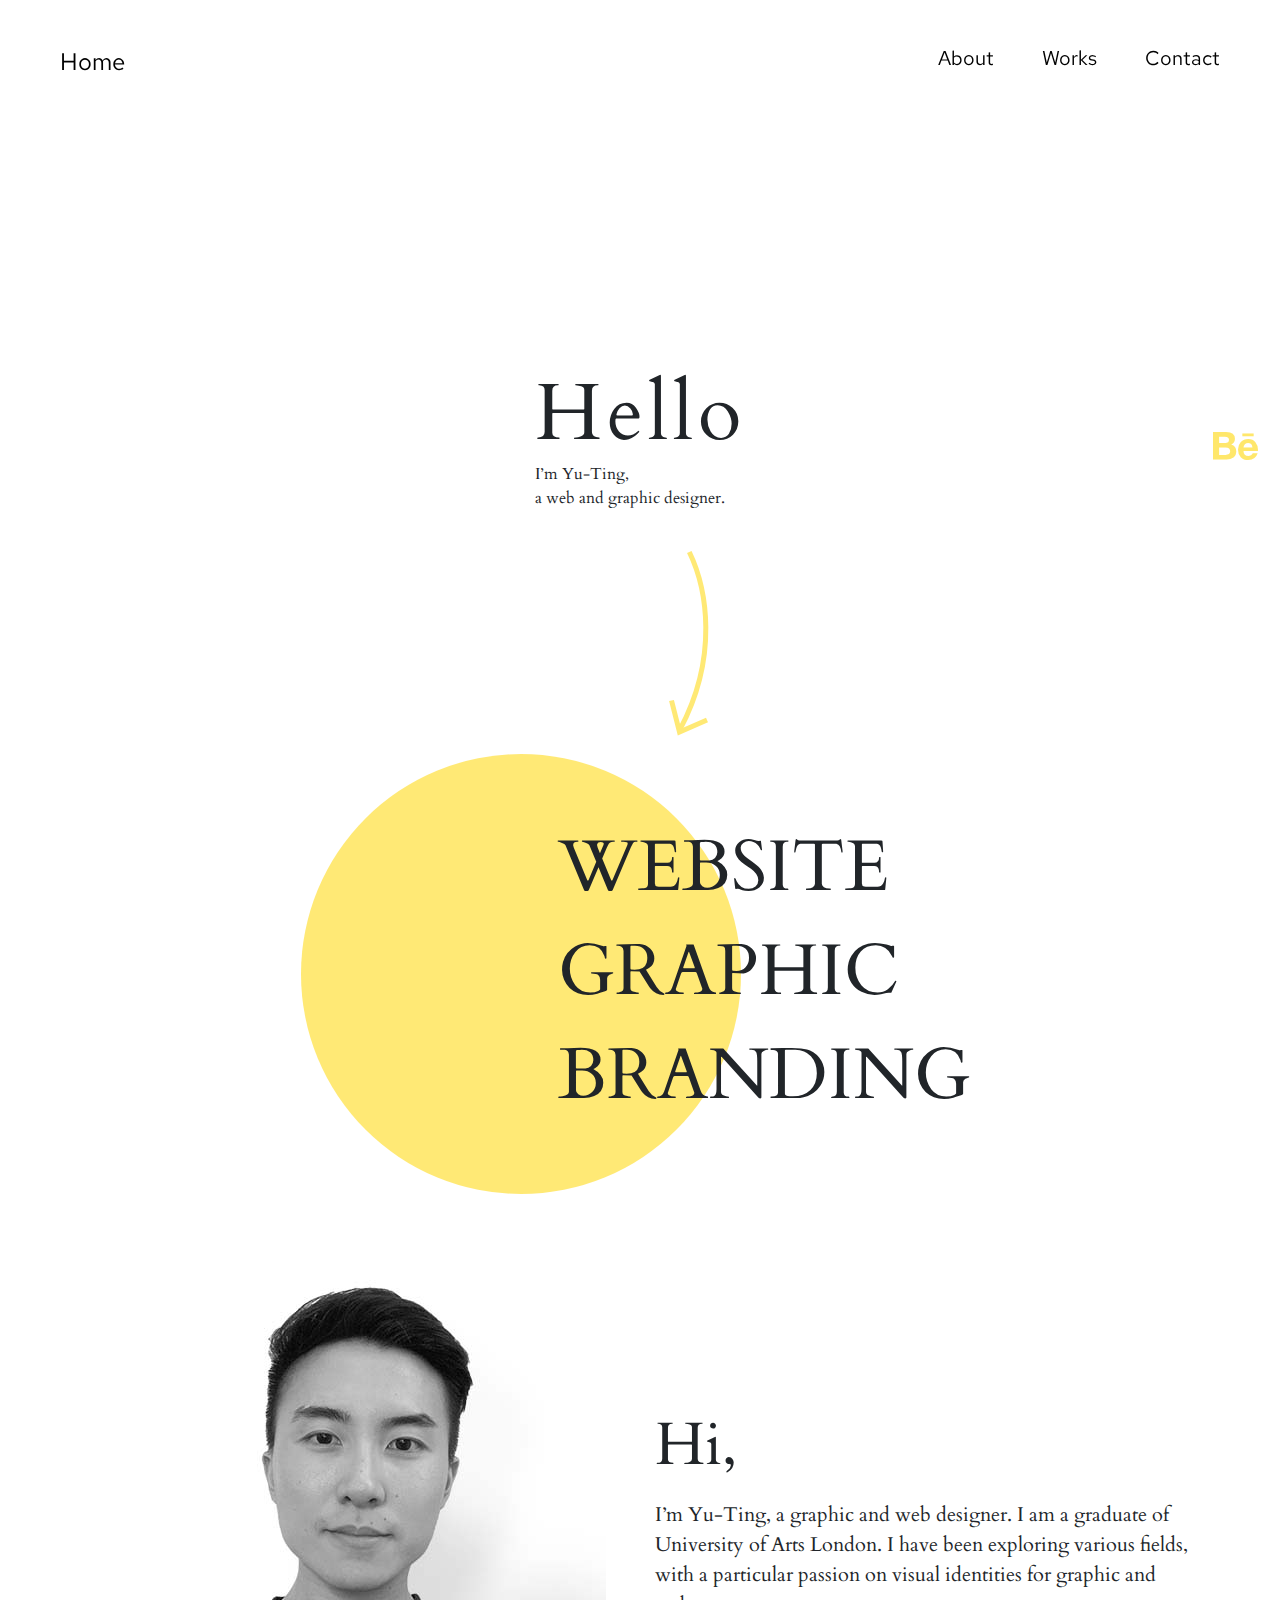
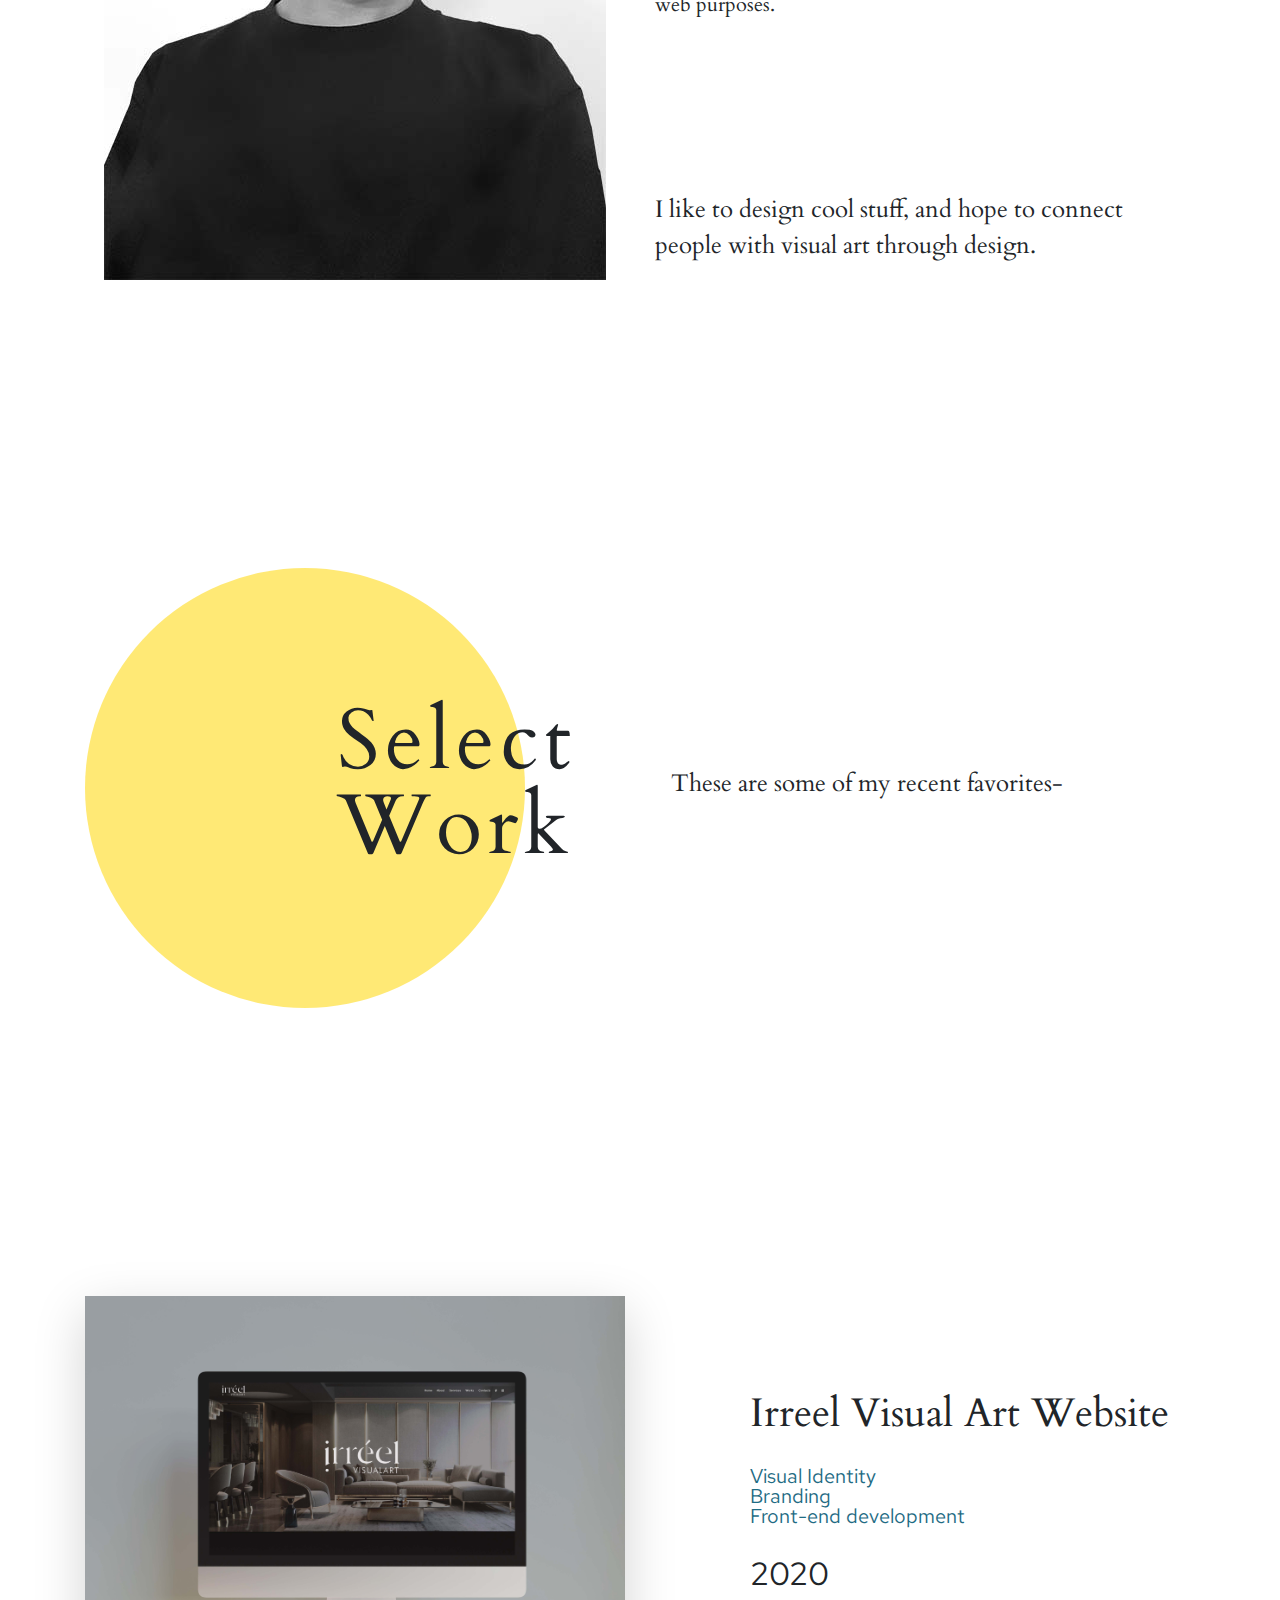
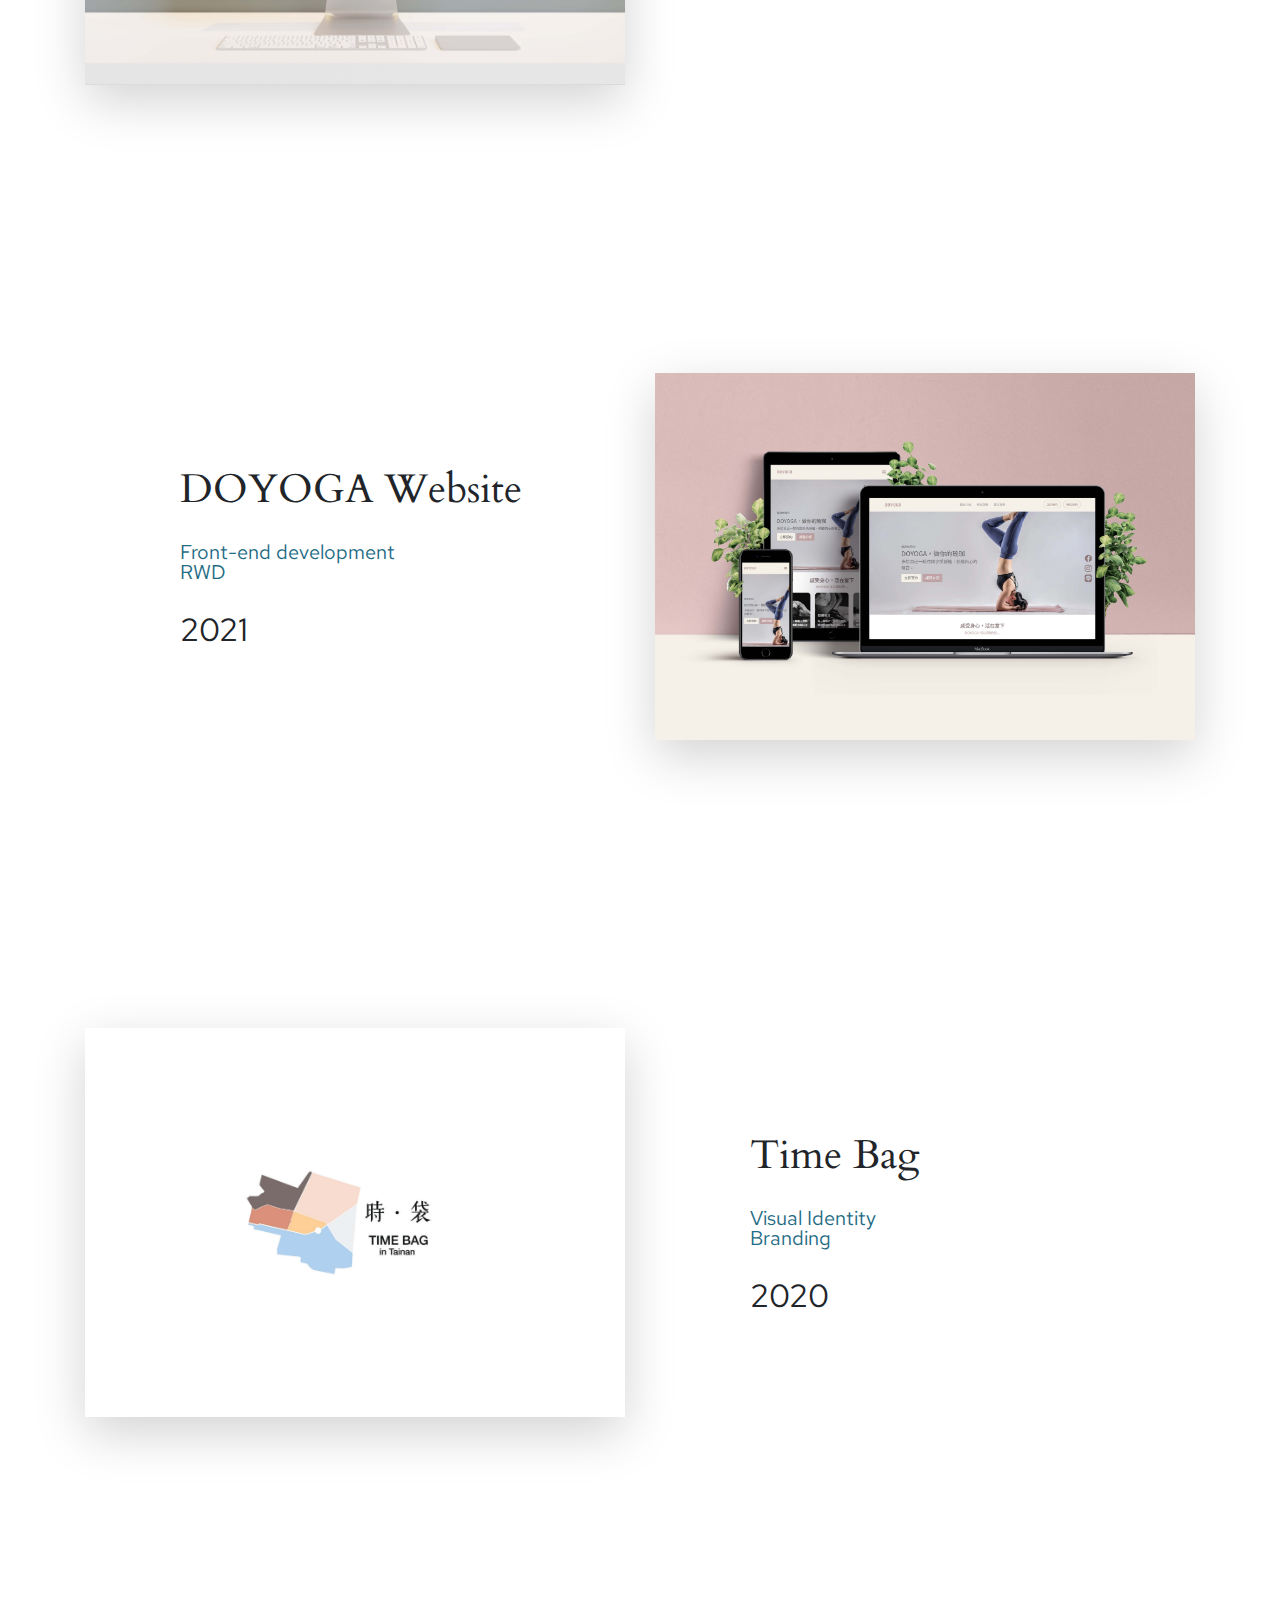
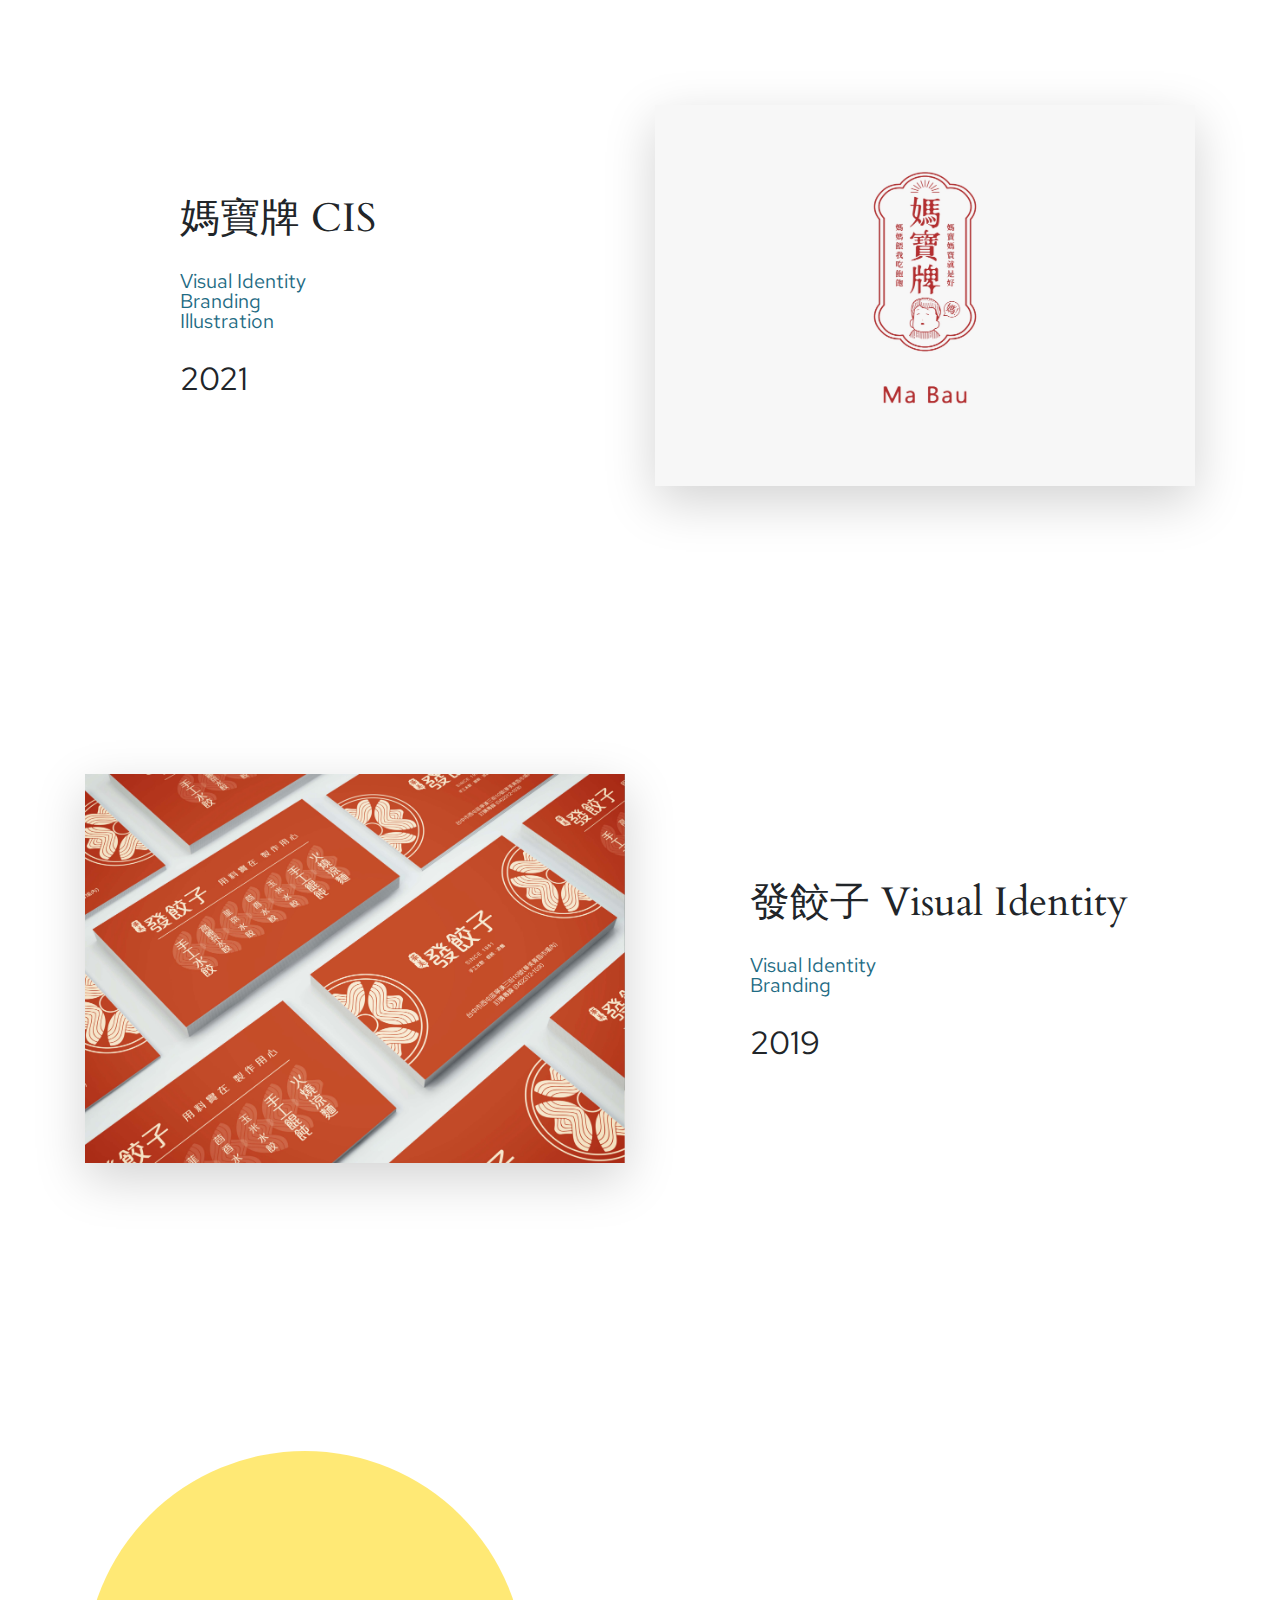
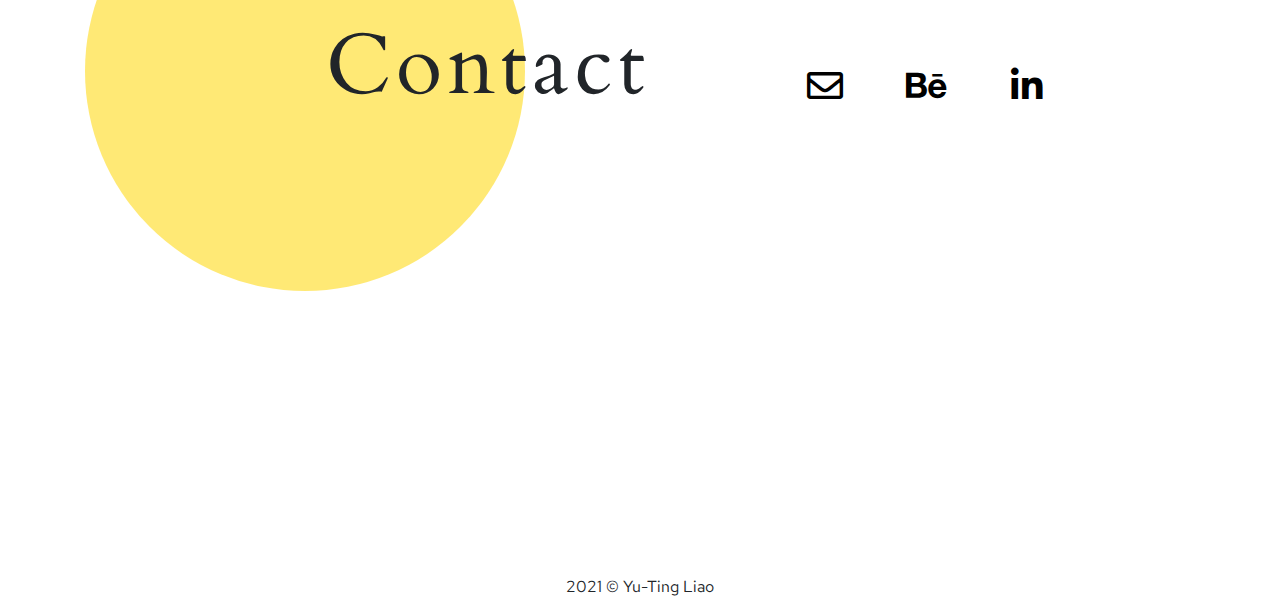
<file: index.html>
<!DOCTYPE html>
<html lang="en">

<head>
  <meta charset="UTF-8">
  <meta name="viewport" content="width=device-width, initial-scale=1.0">
  <meta http-equiv="X-UA-Compatible" content="ie=edge">
  <title>
    Yu-Ting portfolio
  </title>
  <link href="https://fonts.googleapis.com/icon?family=Material+Icons+Outlined" rel="stylesheet">
  <link href="https://fonts.googleapis.com/icon?family=Material+Icons" rel="stylesheet">
  <link rel="preconnect" href="https://fonts.googleapis.com">
  <link rel="preconnect" href="https://fonts.gstatic.com" crossorigin>
  <link rel="preconnect" href="https://fonts.googleapis.com">
  <link rel="preconnect" href="https://fonts.gstatic.com" crossorigin>
  <link rel="preconnect" href="https://fonts.googleapis.com">
  <link href="https://fonts.googleapis.com/css2?family=Red+Hat+Text:wght@300;400;500;600;700&display=swap"
    rel="stylesheet">
  <link href="https://fonts.googleapis.com/css2?family=Cardo:ital,wght@0,400;0,700;1,400&display=swap" rel="stylesheet">
  <link
    href="https://fonts.googleapis.com/css2?family=Cormorant+Upright:wght@300;400;500;600;700&family=Inter:wght@100;200;300&display=swap"
    rel="stylesheet">
  <link rel="preconnect" href="https://fonts.googleapis.com">
  <link rel="preconnect" href="https://fonts.gstatic.com" crossorigin>
  <link href="https://fonts.googleapis.com/css2?family=Montserrat:wght@700&display=swap" rel="stylesheet">
  <link rel="stylesheet" href="https://cdnjs.cloudflare.com/ajax/libs/font-awesome/5.13.0/css/all.min.css" />
  <link rel="stylesheet" href="./assets/style/all.css">
</head>

<body>

  <header
    class="container-xl d-flex justify-content-between align-items-center pt-md-8 pt-4 ps-4 pe-4 ps-md-9 pe-md-9 position-fixed z-top">
    <a href="#" class="text-black">
      <h1 class="fs-5 ff-red">Home</h1>
    </a>
    <div class="menu-btn d-lg-none d-flex flex-column">
      <div class="menu-burger"></div>
    </div>
    <ul class="dropdown d-flex flex-lg-row flex-column list-unstyled ff-red">
      <li><a href="#about" class="ps-lg-8 text-black menu-item">About</a></li>
      <li><a href="#work" class="ps-lg-8 text-black menu-item">Works</a></li>
      <li><a href="#contact" class="ps-lg-8 text-black menu-item">Contact</a></li>
    </ul>
  </header>

  <ul class="list-unstyled text-center d-none d-lg-block  position-fixed top-50 end-0 translate-middle z-2">
    <li class="mb-2">
      <a href="https://www.behance.net/harryj98037820"><i class="fab fa-behance fs-1 text-fourth"></i></a>
    </li>
  </ul>



  
<div class="container d-flex justify-content-center align-items-center h-vh mb-h">
  <div class="mx-auto position-relative">
    <h2 class="hello">Hello</h2>
    <p class="fs-7 lh-base">I’m Yu-Ting,<br>a web and graphic designer.</p>
    <svg class="position-absolute ms-10 mt-6" width="70" height="186" viewBox="0 0 70 186" fill="none"
      xmlns="http://www.w3.org/2000/svg">
      <path d="M34.2979 2C52.0432 38.7437 63.626 106.792 25.1465 179.099" stroke="#FFE975" stroke-width="5" />
      <path d="M16.5 150.5L24.5 182L52 170" stroke="#FFE975" stroke-width="5" />
    </svg>
    <div class="position-absolute ball d-flex justify-content-center align-items-center">
      <ul class="menu d-flex flex-wrap flex-column list-unstyled pt-sm-3 ms-30">
        <li class="mb-lg-7 mb-4"><a href="#web" class="text-dark hover">WEBSITE</a></li>
        <li class="mb-lg-7 mb-4"><a href="#graph" class="text-dark hover">GRAPHIC</a></li>
        <li class="" id="about"><a href="#brand" class="text-dark hover">BRANDING</a></li>
      </ul>
    </div>
  </div>
</div>


<section class="pt-0">
  <div class="container">
    <div class="row">
      <div class="col-12 col-lg-6 d-flex justify-content-center">
        <div class="shotchange"></div>
      </div>
      <div class="col-12 col-lg-6 d-flex flex-column justify-content-center">
        <div class="mt-50">
          <h2 class="mb-6 fs-md ms-0">Hi,</h2>
          <p class="lh-base fs-6">I’m Yu-Ting, a graphic and web designer. I am a
            graduate of University of Arts London. I have been
            exploring various fields, with a particular passion on visual
            identities for graphic and web purposes.
          </p>
        </div>
        <div class="mt-auto">
          <p class="fs-5 lh-base">I like to design cool stuff, and hope to connect people with visual art through design.</p>
        </div>
      </div>
    </div>
  </div>
</section>


<section class="page-section pb-0" id="work">
  <div class="container">
    <div class="row align-items-center">
      <div class="col-12 col-md-6">
        <div class="ball-2 d-flex justify-content-lg-end justify-content-md-center justify-content-start align-items-center">
          <h2 class="fs-large me-right2 d-none d-md-block">Select<br>Work</h2>
          <h2 class="fs-large d-md-none ms-4 mb-0">Select<br><span class="">Work</span></h2>
        </div>
      </div>
      <div class="col-12 col-md-6">
        <h5 class="ms-4">These are some of my recent favorites-</h5>
      </div>
    </div>
  </div>
</section>

<div class="container page-section pb-0" id="web">
  <div class="row align-items-center">
    <div class="col-12 col-lg-6">
      <a href="#" data-bs-toggle="modal" data-bs-target="#webModal"><img class="img-fluid shadow-lg" src="./assets/images/portfolio/web01.jpg" alt=""></a>
    </div>
    <div class="col-12 col-lg-5 offset-lg-1">
      <ul class="list-unstyled pt-5">
        <li class="fs-1 mb-7">Irreel Visual Art Website</li>
        <li class="fs-6 text-third ff-red">Visual Identity</li>
        <li class="fs-6 text-third ff-red">Branding </li>
        <li class="fs-6 text-third mb-7 ff-red">Front-end development</li>
        <li class="fs-3 ff-red">2020</li>
      </ul>
    </div>
  </div>
</div>

<div class="container page-section pb-0">
  <div class="row align-items-center flex-column-reverse flex-lg-row">
    <div class="col-12 col-lg-5 offset-lg-1">
      <ul class="list-unstyled pt-5">
        <li class="fs-1 mb-7">DOYOGA Website</li>
        <li class="fs-6 text-third ff-red">Front-end development</li>
        <li class="fs-6 text-third mb-7 ff-red">RWD</li>
        <li class="fs-3 ff-red">2021</li>
      </ul>
    </div>
    <div class="col-12 col-lg-6">
      <a class="" href="#" data-bs-toggle="modal" data-bs-target="#yogaModal"><img class="img-fluid shadow-lg" src="./assets/images/portfolio/yoga/yoga-01.jpg" alt=""></a>
    </div>
  </div>
</div>

<div class="container page-section pb-0" id="brand">
  <div class="row align-items-center">
    <div class="col-12 col-lg-6">
      <a href="#" data-bs-toggle="modal" data-bs-target="#bagModal"><img class="img-fluid shadow-lg" src="./assets/images/portfolio/bag/bag-cover.jpg" alt=""></a>
    </div>
    <div class="col-12 col-lg-5 offset-lg-1">
      <ul class="list-unstyled pt-5">
        <li class="fs-1 mb-7">Time Bag</li>
        <li class="fs-6 text-third ff-red">Visual Identity</li>
        <li class="fs-6 text-third mb-7 ff-red">Branding</li>
        <li class="fs-3 ff-red">2020</li>
      </ul>
    </div>
  </div>
</div>

<div class="container page-section pb-0" id="graph">
  <div class="row align-items-center flex-column-reverse flex-lg-row">
    <div class="col-12 col-lg-5 offset-lg-1">
      <ul class="list-unstyled pt-5">
        <li class="fs-1 mb-7">媽寶牌 CIS</li>
        <li class="fs-6 text-third ff-red">Visual Identity</li>
        <li class="fs-6 text-third ff-red">Branding</li>
        <li class="fs-6 text-third mb-7 ff-red">Illustration</li>
        <li class="fs-3 ff-red">2021</li>
      </ul>
    </div>
    <div class="col-12 col-lg-6">
      <a class="" href="#" data-bs-toggle="modal" data-bs-target="#cisModal"><img class="img-fluid shadow-lg" src="./assets/images/portfolio/cis/cis-0001.jpg" alt=""></a>
    </div>
  </div>
</div>

<div class="container page-section">
  <div class="row align-items-center">
    <div class="col-12 col-lg-6">
      <a class="" href="#" data-bs-toggle="modal" data-bs-target="#cardModal"><img class="img-fluid shadow-lg" src="./assets/images/portfolio/card01.jpg" alt=""></a>
    </div>
    <div class="col-12 col-lg-5 offset-lg-1">
      <ul class="list-unstyled pt-5">
        <li class="fs-1 mb-7">發餃子 Visual Identity</li>
        <li class="fs-6 text-third ff-red">Visual Identity</li>
        <li class="fs-6 text-third mb-7 ff-red">Branding</li>
        <li class="fs-3 ff-red">2019</li>
      </ul>
    </div>
  </div>
</div>

<section class="page-section pt-0" id="contact">
  <div class="container">
    <div class="row align-items-center">
      <div class="col-12 col-md-6">
        <div class="ball-2 d-flex justify-content-md-end align-items-center">
          <h2 class="fs-large me-right ms-4">Contact</h2>
        </div>
      </div>
      <div class="col-12 col-md-6">
        <ul class="list-unstyled d-flex justify-content-around align-items-center px-6 px-md-8 px-lg-10 pt-8">
          <li><a class="fs-2 text-black" href="mailto:harryj98038@gmail.com"><i class="far fa-envelope"></i></a></li>
          <li><a class="fs-2 text-black" href="https://www.behance.net/harryj98037820"><i class="fab fa-behance"></i></a></li>
          <li><a class="fs-2 text-black" href="https://www.linkedin.com/in/yu-ting-liao-8100171b6"><i class="fab fa-linkedin-in"></i></a></li>
        </ul>
      </div>
    </div>
  </div>
</section>
<div class="container">
  <div class="text-center">
    <p class="ff-red">2021 &copy; Yu-Ting Liao</p>
  </div>
</div>



<!-- <div id="portfolio">
  <div class="container-fluid p-0">
    <div class="row g-0">
      <div class="col-lg-4 col-sm-6">
        <a class="portfolio-box" href="#" title="Project Name" data-bs-toggle="modal" data-bs-target="#webModal">
          <img class="img-fluid" src="./assets/images/portfolio/web01.jpg" alt="..." />
          <div class="portfolio-box-caption">
            <div class="project-category text-white-50">Category</div>
            <div class="project-name">Project Name</div>
          </div>
        </a>
      </div>
      <div class="col-lg-4 col-sm-6">
        <a class="portfolio-box" href="#" title="Project Name" data-bs-toggle="modal" data-bs-target="#graphicModal">
          <img class="img-fluid" src="./assets/images/graphic/moon.jpg" alt="..." />
          <div class="portfolio-box-caption">
            <div class="project-category text-white-50">Category</div>
            <div class="project-name">Project Name</div>
          </div>
        </a>
      </div>
      <div class="col-lg-4 col-sm-6">
        <a class="portfolio-box" href="#" title="Project Name" data-bs-toggle="modal" data-bs-target="#foodModal">
          <img class="img-fluid" src="./assets/images/food/meat01.jpg" alt="..." />
          <div class="portfolio-box-caption">
            <div class="project-category text-white-50">Category</div>
            <div class="project-name">Project Name</div>
          </div>
        </a>
      </div>
      <div class="col-lg-4 col-sm-6">
        <a class="portfolio-box" href="#" title="Project Name" data-bs-toggle="modal" data-bs-target="#cardModal">
          <img class="img-fluid" src="./assets/images/portfolio/card01.jpg" alt="..." />
          <div class="portfolio-box-caption">
            <div class="project-category text-white-50">Category</div>
            <div class="project-name">Project Name</div>
          </div>
        </a>
      </div>
      <div class="col-lg-4 col-sm-6">
        <a class="portfolio-box" href="#" title="Project Name" data-bs-toggle="modal" data-bs-target="#bagModal">
          <img class="img-fluid" src="./assets/images/portfolio/bag/bag-cover.jpg" alt="..." />
          <div class="portfolio-box-caption">
            <div class="project-category text-white-50">Category</div>
            <div class="project-name">Project Name</div>
          </div>
        </a>
      </div>
      <div class="col-lg-4 col-sm-6">
        <a class="portfolio-box" href="#" title="Project Name">
          <img class="img-fluid" src="./assets/images/portfolio/web01.jpg" alt="..." />
          <div class="portfolio-box-caption">
            <div class="project-category text-white-50">Category</div>
            <div class="project-name">Project Name</div>
          </div>
        </a>
      </div>
    </div>
  </div>
</div> -->

<!-- modal-1 -->

<div class="modal fade" id="webModal" tabindex="-1" aria-labelledby="exampleModalLabel" aria-hidden="true">
  <div class="modal-dialog modal-fullscreen">
    <div class="modal-content">
      <div class="modal-header border-0">
        <h5 class="modal-title" id="exampleModalLabel"></h5>
        <button type="button" class="btn-close" data-bs-dismiss="modal" aria-label="Close"></button>
      </div>
      <div class="modal-body d-flex flex-column align-items-center">
        <ul class="row list-unstyled container px-0">
          <li class="mb-9">
            <a class="text-black" href="https://hyliao711.github.io/irreelvisualart/"><h2 class="mb-9 fs-1">Irreel Visual Art <span class="material-icons-outlined">
              arrow_right_alt
              </span></h2></a>
            <div class="d-flex align-items-center">
              <p class="fs-6 mb-0 ff-red me-6">2020</p>
              <ul class="list-unstyled">
                <li class="fs-6 text-third ff-red mb-5">Visual Identity</li>
                <li class="fs-6 text-third ff-red mb-5">Branding </li>
                <li class="fs-6 text-third ff-red">Front-end development</li>
              </ul>
            </div>
          </li>
          <li class="col-12 mb-lg-9 mb-5">
            <img src="./assets/images/portfolio/web01.jpg" alt="" class="modal-img">
          </li>
          <li class="col-12 mb-lg-9 mb-5">
            <img src="./assets/images/portfolio/web02.jpg" alt="" class="modal-img">
          </li>
          <li class="col-12 mb-lg-5 mb-3">
            <img src="./assets/images/portfolio/web03.jpg" alt="" class="modal-img">
          </li>
        </ul>
      </div>
      <div class="modal-footer border-0">
      </div>
    </div>
  </div>
</div>

<!-- modal-2 -->

<div class="modal fade" id="graphicModal" tabindex="-1" aria-labelledby="exampleModalLabel" aria-hidden="true">
  <div class="modal-dialog modal-fullscreen">
    <div class="modal-content">
      <div class="modal-header border-0">
        <h5 class="modal-title" id="exampleModalLabel"></h5>
        <button type="button" class="btn-close" data-bs-dismiss="modal" aria-label="Close"></button>
      </div>
      <div class="modal-body d-flex flex-column align-items-center">
        <ul class="row list-unstyled container">
          <li>
            <h2 class="mb-9 fs-1">“發餃子” VI</h2>
            <div class="d-flex align-items-center">
              <p class="fs-6 mb-0 ff-red me-6">2020</p>
              <ul class="list-unstyled">
                <li class="fs-6 text-third ff-red mb-5">Visual Identity</li>
                <li class="fs-6 text-third ff-red mb-5">Branding </li>
                <li class="fs-6 text-third ff-red">Front-end development</li>
              </ul>
            </div>
          </li>
          <li class="col-12">
            <img src="./assets/images/graphic/moon.jpg" alt="" class="modal-img">
          </li>
          <li class="col-12">
            <img src="./assets/images/graphic/orange.jpg" alt="" class="modal-img">
          </li>
        </ul>
      </div>
      <div class="modal-footer">
      </div>
    </div>
  </div>
</div>

<!-- modal-3 -->

<div class="modal fade" id="cisModal" tabindex="-1" aria-labelledby="exampleModalLabel" aria-hidden="true">
  <div class="modal-dialog modal-fullscreen">
    <div class="modal-content">
      <div class="modal-header border-0">
        <h5 class="modal-title" id="exampleModalLabel"></h5>
        <button type="button" class="btn-close" data-bs-dismiss="modal" aria-label="Close"></button>
      </div>
      <div class="modal-body d-flex flex-column align-items-center">
        <ul class="row list-unstyled container px-0">
          <li class="mb-9">
            <h2 class="mb-9 fs-1">媽寶牌 CIS</h2>
            <div class="d-flex align-items-center">
              <p class="fs-6 mb-0 ff-red me-6">2021</p>
              <ul class="list-unstyled">
                <li class="fs-6 text-third ff-red mb-5">Visual Identity</li>
                <li class="fs-6 text-third ff-red mb-5">Branding</li>
                <li class="fs-6 text-third ff-red">Illustration</li>
              </ul>
            </div>
          </li>
          <li class="col-12 mb-lg-9 mb-5">
            <img src="./assets/images/portfolio/cis/cis-0001.jpg" alt="" class="modal-img">
          </li>
          <li class="col-12 mb-lg-5 mb-5">
            <img src="./assets/images/portfolio/cis/cis-0002.jpg" alt="" class="modal-img">
          </li>
          <li class="col-12 mb-lg-5 mb-5">
            <img src="./assets/images/portfolio/cis/cis-0003.jpg" alt="" class="modal-img">
          </li>
          <li class="col-12 mb-lg-5 mb-5">
            <img src="./assets/images/portfolio/cis/cis-0004.jpg" alt="" class="modal-img">
          </li>
          <li class="col-12 mb-lg-5 mb-5">
            <img src="./assets/images/portfolio/cis/cis-0005.jpg" alt="" class="modal-img">
          </li>
          <li class="col-12 mb-lg-5 mb-5">
            <img src="./assets/images/portfolio/cis/cis-0006.jpg" alt="" class="modal-img">
          </li>
          <li class="col-12 mb-lg-5 mb-5">
            <img src="./assets/images/portfolio/cis/cis-0007.jpg" alt="" class="modal-img">
          </li>
          <li class="col-12 mb-lg-5 mb-5">
            <img src="./assets/images/portfolio/cis/cis-0008.jpg" alt="" class="modal-img">
          </li>
          <li class="col-12 mb-lg-5 mb-5">
            <img src="./assets/images/portfolio/cis/cis-0009.jpg" alt="" class="modal-img">
          </li>
          <li class="col-12 mb-lg-5 mb-5">
            <img src="./assets/images/portfolio/cis/cis-0010.jpg" alt="" class="modal-img">
          </li>
          <li class="col-12 mb-lg-5 mb-5">
            <img src="./assets/images/portfolio/cis/cis-0011.jpg" alt="" class="modal-img">
          </li>
          <li class="col-12 mb-lg-5 mb-5">
            <img src="./assets/images/portfolio/cis/cis-0012.jpg" alt="" class="modal-img">
          </li>
          <li class="col-12 mb-lg-5 mb-5">
            <img src="./assets/images/portfolio/cis/cis-0013.jpg" alt="" class="modal-img">
          </li>
          <li class="col-12 mb-lg-5 mb-5">
            <img src="./assets/images/portfolio/cis/cis-0014.jpg" alt="" class="modal-img">
          </li>
          <li class="col-12 mb-lg-5 mb-3">
            <img src="./assets/images/portfolio/cis/cis-0015.jpg" alt="" class="modal-img">
          </li>
        </ul>
      </div>
      <div class="modal-footer border-0">
      </div>
    </div>
  </div>
</div>

<!-- modal-4 -->

<div class="modal fade" id="cardModal" tabindex="-1" aria-labelledby="exampleModalLabel" aria-hidden="true">
  <div class="modal-dialog modal-fullscreen">
    <div class="modal-content">
      <div class="modal-header border-0">
        <h5 class="modal-title" id="exampleModalLabel"></h5>
        <button type="button" class="btn-close" data-bs-dismiss="modal" aria-label="Close"></button>
      </div>
      <div class="modal-body d-flex flex-column align-items-center">
        <ul class="row list-unstyled container px-0">
          <li class="mb-9">
            <h2 class="mb-9 fs-1">發餃子 Visual Identity</h2>
            <div class="d-flex align-items-center">
              <p class="fs-6 mb-0 ff-red me-6">2020</p>
              <ul class="list-unstyled">
                <li class="fs-6 text-third ff-red mb-5">Visual Identity</li>
                <li class="fs-6 text-third ff-red">Branding </li>
              </ul>
            </div>
          </li>
          <li class="col-12 mb-lg-9 mb-5">
            <img src="./assets/images/portfolio/card02.jpg" alt="" class="modal-img">
          </li>
          <li class="col-12 mb-lg-5 mb-3">
            <img src="./assets/images/portfolio/card03.jpg" alt="" class="modal-img">
          </li>
        </ul>
      </div>
      <div class="modal-footer border-0">
      </div>
    </div>
  </div>
</div>

<!-- modal-5 -->

<div class="modal fade" id="bagModal" tabindex="-1" aria-labelledby="exampleModalLabel" aria-hidden="true">
  <div class="modal-dialog modal-fullscreen">
    <div class="modal-content">
      <div class="modal-header border-0">
        <h5 class="modal-title" id="exampleModalLabel"></h5>
        <button type="button" class="btn-close" data-bs-dismiss="modal" aria-label="Close"></button>
      </div>
      <div class="modal-body d-flex flex-column align-items-center">
        <ul class="row list-unstyled container px-0">
          <li class="mb-5">
            <h2 class="mb-9 fs-1">Time Bag</h2>
            <div class="d-flex align-items-center">
              <p class="fs-6 mb-0 ff-red me-6">2020</p>
              <ul class="list-unstyled">
                <li class="fs-6 text-third ff-red mb-5">Visual Identity</li>
                <li class="fs-6 text-third ff-red">Branding </li>
              </ul>
            </div>
          </li>
          <li class="col-12 mb-lg-9 mb-5">
            <img src="./assets/images/portfolio/bag/bag-head.jpg" alt="" class="modal-img">
          </li>
          <li class="col-12 mb-lg-9 mb-5">
            <img src="./assets/images/portfolio/bag/bag01.jpg" alt="" class="modal-img">
          </li>
          <li class="col-12 mb-lg-9 mb-5">
            <img src="./assets/images/portfolio/bag/bag02.jpg" alt="" class="modal-img">
          </li>
          <li class="col-12 mb-lg-9 mb-5">
            <img src="./assets/images/portfolio/bag/bag03.jpg" alt="" class="modal-img">
          </li>
          <li class="col-12 mb-lg-9 mb-5">
            <img src="./assets/images/portfolio/bag/bag04.jpg" alt="" class="modal-img">
          </li>
          <li class="col-12 mb-lg-9 mb-5">
            <img src="./assets/images/portfolio/bag/bag05.jpg" alt="" class="modal-img">
          </li>
          <li class="col-12 mb-lg-9 mb-5">
            <img src="./assets/images/portfolio/bag/bag06.jpg" alt="" class="modal-img">
          </li>
          <li class="col-12 mb-lg-5 mb-3">
            <img src="./assets/images/portfolio/bag/bag07.jpg" alt="" class="modal-img">
          </li>
        </ul>
      </div>
      <div class="modal-footer border-0">
      </div>
    </div>
  </div>
</div>

<!-- modal-6 -->

<div class="modal fade" id="yogaModal" tabindex="-1" aria-labelledby="exampleModalLabel" aria-hidden="true">
  <div class="modal-dialog modal-fullscreen">
    <div class="modal-content">
      <div class="modal-header border-0">
        <h5 class="modal-title" id="exampleModalLabel"></h5>
        <button type="button" class="btn-close" data-bs-dismiss="modal" aria-label="Close"></button>
      </div>
      <div class="modal-body d-flex flex-column align-items-center">
        <ul class="row list-unstyled container px-0">
          <li class="mb-9">
            <a href="https://hyliao711.github.io/week8/" class="text-black"><h2 class="mb-9 fs-1">DOYOGA <span class="material-icons-outlined">
              arrow_right_alt
              </span></h2></a>
            <div class="d-flex align-items-center">
              <p class="fs-6 mb-0 ff-red me-6">2021</p>
              <ul class="list-unstyled">
                <li class="fs-6 text-third ff-red mb-5">Front-end development</li>
                <li class="fs-6 text-third ff-red">RWD</li>
              </ul>
            </div>
          </li>
          <li class="col-12 mb-lg-9 mb-5">
            <img src="./assets/images/portfolio/yoga/yoga-01.jpg" alt="" class="modal-img">
          </li>
          <li class="col-12 mb-lg-9 mb-5">
            <img src="./assets/images/portfolio/yoga/yoga-03.jpg" alt="" class="modal-img">
          </li>
          <li class="col-12 mb-lg-9 mb-5">
            <img src="./assets/images/portfolio/yoga/yoga-02.jpg" alt="" class="modal-img">
          </li>
          <li class="col-12 mb-lg-9 mb-3">
            <img src="./assets/images/portfolio/yoga/yoga-04.jpg" alt="" class="modal-img">
          </li>
        </ul>
      </div>
      <div class="modal-footer border-0">
      </div>
    </div>
  </div>
</div>

    <footer class="footer">

    </footer>

    <script src="./assets/js/vendors.js"></script>
    <script src="./assets/js/all.js"></script>
</body>

</html>
</file>
<file: assets/style/all.css>
/* new */
/* new */
/* 1.5rem !default; */
/* 40 */
/* 36 */
/* 32 */
/* 28 */
/* 24 */
/* 20 */
/* 14 */
/*!
 * Bootstrap v5.0.2 (https://getbootstrap.com/)
 * Copyright 2011-2021 The Bootstrap Authors
 * Copyright 2011-2021 Twitter, Inc.
 * Licensed under MIT (https://github.com/twbs/bootstrap/blob/main/LICENSE)
 */
:root {
  --bs-blue: #0d6efd;
  --bs-indigo: #6610f2;
  --bs-purple: #6f42c1;
  --bs-pink: #d63384;
  --bs-red: #dc3545;
  --bs-orange: #fd7e14;
  --bs-yellow: #ffc107;
  --bs-green: #198754;
  --bs-teal: #20c997;
  --bs-cyan: #474747;
  --bs-white: #fff;
  --bs-gray: #6c757d;
  --bs-gray-dark: #343a40;
  --bs-black: #000;
  --bs-primary: #00cc99;
  --bs-secondary: #6c757d;
  --bs-success: #198754;
  --bs-info: #474747;
  --bs-warning: #ffc107;
  --bs-danger: #dc3545;
  --bs-light: #f8f9fa;
  --bs-dark: #212529;
  --bs-white: #fff;
  --bs-black: #000;
  --bs-third: #1F6C84;
  --bs-fourth: #ffd50094;
  --bs-font-sans-serif: system-ui, -apple-system, "Segoe UI", Roboto, "Helvetica Neue", Arial, "Noto Sans", "Liberation Sans", sans-serif, "Apple Color Emoji", "Segoe UI Emoji", "Segoe UI Symbol", "Noto Color Emoji";
  --bs-font-monospace: SFMono-Regular, Menlo, Monaco, Consolas, "Liberation Mono", "Courier New", monospace;
  --bs-gradient: linear-gradient(180deg, rgba(255, 255, 255, 0.15), rgba(255, 255, 255, 0));
}

*,
*::before,
*::after {
  -webkit-box-sizing: border-box;
          box-sizing: border-box;
}

@media (prefers-reduced-motion: no-preference) {
  :root {
    scroll-behavior: smooth;
  }
}

body {
  margin: 0;
  font-family: var(--bs-font-sans-serif);
  font-size: 1rem;
  font-weight: 400;
  line-height: 1.5;
  color: #212529;
  background-color: #fff;
  -webkit-text-size-adjust: 100%;
  -webkit-tap-highlight-color: rgba(0, 0, 0, 0);
}

hr {
  margin: 1rem 0;
  color: inherit;
  background-color: currentColor;
  border: 0;
  opacity: 0.25;
}

hr:not([size]) {
  height: 1px;
}

h1, .h1, h2, .h2, h3, .h3, h4, .h4, h5, .h5, h6, .h6 {
  margin-top: 0;
  margin-bottom: 0.5rem;
  font-weight: 500;
  line-height: 1.2;
}

h1, .h1 {
  font-size: calc(1.375rem + 1.5vw);
}

@media (min-width: 1200px) {
  h1, .h1 {
    font-size: 2.5rem;
  }
}

h2, .h2 {
  font-size: calc(1.35rem + 1.2vw);
}

@media (min-width: 1200px) {
  h2, .h2 {
    font-size: 2.25rem;
  }
}

h3, .h3 {
  font-size: calc(1.325rem + 0.9vw);
}

@media (min-width: 1200px) {
  h3, .h3 {
    font-size: 2rem;
  }
}

h4, .h4 {
  font-size: calc(1.3rem + 0.6vw);
}

@media (min-width: 1200px) {
  h4, .h4 {
    font-size: 1.75rem;
  }
}

h5, .h5 {
  font-size: calc(1.275rem + 0.3vw);
}

@media (min-width: 1200px) {
  h5, .h5 {
    font-size: 1.5rem;
  }
}

h6, .h6 {
  font-size: 1.25rem;
}

p {
  margin-top: 0;
  margin-bottom: 1rem;
}

abbr[title],
abbr[data-bs-original-title] {
  -webkit-text-decoration: underline dotted;
          text-decoration: underline dotted;
  cursor: help;
  -webkit-text-decoration-skip-ink: none;
          text-decoration-skip-ink: none;
}

address {
  margin-bottom: 1rem;
  font-style: normal;
  line-height: inherit;
}

ol,
ul {
  padding-left: 2rem;
}

ol,
ul,
dl {
  margin-top: 0;
  margin-bottom: 1rem;
}

ol ol,
ul ul,
ol ul,
ul ol {
  margin-bottom: 0;
}

dt {
  font-weight: 700;
}

dd {
  margin-bottom: .5rem;
  margin-left: 0;
}

blockquote {
  margin: 0 0 1rem;
}

b,
strong {
  font-weight: bolder;
}

small, .small {
  font-size: 0.875em;
}

mark, .mark {
  padding: 0.2em;
  background-color: #fcf8e3;
}

sub,
sup {
  position: relative;
  font-size: 0.75em;
  line-height: 0;
  vertical-align: baseline;
}

sub {
  bottom: -.25em;
}

sup {
  top: -.5em;
}

a {
  color: #00cc99;
  text-decoration: none;
}

a:hover {
  color: #00a37a;
}

a:not([href]):not([class]), a:not([href]):not([class]):hover {
  color: inherit;
  text-decoration: none;
}

pre,
code,
kbd,
samp {
  font-family: var(--bs-font-monospace);
  font-size: 1em;
  direction: ltr /* rtl:ignore */;
  unicode-bidi: bidi-override;
}

pre {
  display: block;
  margin-top: 0;
  margin-bottom: 1rem;
  overflow: auto;
  font-size: 0.875em;
}

pre code {
  font-size: inherit;
  color: inherit;
  word-break: normal;
}

code {
  font-size: 0.875em;
  color: #d63384;
  word-wrap: break-word;
}

a > code {
  color: inherit;
}

kbd {
  padding: 0.2rem 0.4rem;
  font-size: 0.875em;
  color: #fff;
  background-color: #212529;
  border-radius: 0.2rem;
}

kbd kbd {
  padding: 0;
  font-size: 1em;
  font-weight: 700;
}

figure {
  margin: 0 0 1rem;
}

img,
svg {
  vertical-align: middle;
}

table {
  caption-side: bottom;
  border-collapse: collapse;
}

caption {
  padding-top: 0.5rem;
  padding-bottom: 0.5rem;
  color: #6c757d;
  text-align: left;
}

th {
  text-align: inherit;
  text-align: -webkit-match-parent;
}

thead,
tbody,
tfoot,
tr,
td,
th {
  border-color: inherit;
  border-style: solid;
  border-width: 0;
}

label {
  display: inline-block;
}

button {
  border-radius: 0;
}

button:focus:not(:focus-visible) {
  outline: 0;
}

input,
button,
select,
optgroup,
textarea {
  margin: 0;
  font-family: inherit;
  font-size: inherit;
  line-height: inherit;
}

button,
select {
  text-transform: none;
}

[role="button"] {
  cursor: pointer;
}

select {
  word-wrap: normal;
}

select:disabled {
  opacity: 1;
}

[list]::-webkit-calendar-picker-indicator {
  display: none;
}

button,
[type="button"],
[type="reset"],
[type="submit"] {
  -webkit-appearance: button;
}

button:not(:disabled),
[type="button"]:not(:disabled),
[type="reset"]:not(:disabled),
[type="submit"]:not(:disabled) {
  cursor: pointer;
}

::-moz-focus-inner {
  padding: 0;
  border-style: none;
}

textarea {
  resize: vertical;
}

fieldset {
  min-width: 0;
  padding: 0;
  margin: 0;
  border: 0;
}

legend {
  float: left;
  width: 100%;
  padding: 0;
  margin-bottom: 0.5rem;
  font-size: calc(1.275rem + 0.3vw);
  line-height: inherit;
}

@media (min-width: 1200px) {
  legend {
    font-size: 1.5rem;
  }
}

legend + * {
  clear: left;
}

::-webkit-datetime-edit-fields-wrapper,
::-webkit-datetime-edit-text,
::-webkit-datetime-edit-minute,
::-webkit-datetime-edit-hour-field,
::-webkit-datetime-edit-day-field,
::-webkit-datetime-edit-month-field,
::-webkit-datetime-edit-year-field {
  padding: 0;
}

::-webkit-inner-spin-button {
  height: auto;
}

[type="search"] {
  outline-offset: -2px;
  -webkit-appearance: textfield;
}

/* rtl:raw:
[type="tel"],
[type="url"],
[type="email"],
[type="number"] {
  direction: ltr;
}
*/
::-webkit-search-decoration {
  -webkit-appearance: none;
}

::-webkit-color-swatch-wrapper {
  padding: 0;
}

::file-selector-button {
  font: inherit;
}

::-webkit-file-upload-button {
  font: inherit;
  -webkit-appearance: button;
}

output {
  display: inline-block;
}

iframe {
  border: 0;
}

summary {
  display: list-item;
  cursor: pointer;
}

progress {
  vertical-align: baseline;
}

[hidden] {
  display: none !important;
}

.lead {
  font-size: 1.25rem;
  font-weight: 300;
}

.display-1 {
  font-size: calc(1.625rem + 4.5vw);
  font-weight: 300;
  line-height: 1.2;
}

@media (min-width: 1200px) {
  .display-1 {
    font-size: 5rem;
  }
}

.display-2 {
  font-size: calc(1.575rem + 3.9vw);
  font-weight: 300;
  line-height: 1.2;
}

@media (min-width: 1200px) {
  .display-2 {
    font-size: 4.5rem;
  }
}

.display-3 {
  font-size: calc(1.525rem + 3.3vw);
  font-weight: 300;
  line-height: 1.2;
}

@media (min-width: 1200px) {
  .display-3 {
    font-size: 4rem;
  }
}

.display-4 {
  font-size: calc(1.475rem + 2.7vw);
  font-weight: 300;
  line-height: 1.2;
}

@media (min-width: 1200px) {
  .display-4 {
    font-size: 3.5rem;
  }
}

.display-5 {
  font-size: calc(1.425rem + 2.1vw);
  font-weight: 300;
  line-height: 1.2;
}

@media (min-width: 1200px) {
  .display-5 {
    font-size: 3rem;
  }
}

.display-6 {
  font-size: calc(1.375rem + 1.5vw);
  font-weight: 300;
  line-height: 1.2;
}

@media (min-width: 1200px) {
  .display-6 {
    font-size: 2.5rem;
  }
}

.list-unstyled {
  padding-left: 0;
  list-style: none;
}

.list-inline {
  padding-left: 0;
  list-style: none;
}

.list-inline-item {
  display: inline-block;
}

.list-inline-item:not(:last-child) {
  margin-right: 0.5rem;
}

.initialism {
  font-size: 0.875em;
  text-transform: uppercase;
}

.blockquote {
  margin-bottom: 1rem;
  font-size: 1.25rem;
}

.blockquote > :last-child {
  margin-bottom: 0;
}

.blockquote-footer {
  margin-top: -1rem;
  margin-bottom: 1rem;
  font-size: 0.875em;
  color: #6c757d;
}

.blockquote-footer::before {
  content: "\2014\00A0";
}

.img-fluid {
  max-width: 100%;
  height: auto;
}

.img-thumbnail {
  padding: 0.25rem;
  background-color: #fff;
  border: 1px solid #dee2e6;
  border-radius: 0.25rem;
  max-width: 100%;
  height: auto;
}

.figure {
  display: inline-block;
}

.figure-img {
  margin-bottom: 0.5rem;
  line-height: 1;
}

.figure-caption {
  font-size: 0.875em;
  color: #6c757d;
}

.container,
.container-fluid,
.container-sm,
.container-md,
.container-lg,
.container-xl,
.container-xxl {
  width: 100%;
  padding-right: var(--bs-gutter-x, 0.9375rem);
  padding-left: var(--bs-gutter-x, 0.9375rem);
  margin-right: auto;
  margin-left: auto;
}

@media (min-width: 576px) {
  .container, .container-sm {
    max-width: 540px;
  }
}

@media (min-width: 768px) {
  .container, .container-sm, .container-md {
    max-width: 720px;
  }
}

@media (min-width: 992px) {
  .container, .container-sm, .container-md, .container-lg {
    max-width: 960px;
  }
}

@media (min-width: 1200px) {
  .container, .container-sm, .container-md, .container-lg, .container-xl {
    max-width: 1140px;
  }
}

@media (min-width: 1400px) {
  .container, .container-sm, .container-md, .container-lg, .container-xl, .container-xxl {
    max-width: 1320px;
  }
}

.row {
  --bs-gutter-x: 1.875rem;
  --bs-gutter-y: 0;
  display: -webkit-box;
  display: -ms-flexbox;
  display: flex;
  -ms-flex-wrap: wrap;
      flex-wrap: wrap;
  margin-top: calc(var(--bs-gutter-y) * -1);
  margin-right: calc(var(--bs-gutter-x) * -.5);
  margin-left: calc(var(--bs-gutter-x) * -.5);
}

.row > * {
  -ms-flex-negative: 0;
      flex-shrink: 0;
  width: 100%;
  max-width: 100%;
  padding-right: calc(var(--bs-gutter-x) * .5);
  padding-left: calc(var(--bs-gutter-x) * .5);
  margin-top: var(--bs-gutter-y);
}

.col {
  -webkit-box-flex: 1;
      -ms-flex: 1 0 0%;
          flex: 1 0 0%;
}

.row-cols-auto > * {
  -webkit-box-flex: 0;
      -ms-flex: 0 0 auto;
          flex: 0 0 auto;
  width: auto;
}

.row-cols-1 > * {
  -webkit-box-flex: 0;
      -ms-flex: 0 0 auto;
          flex: 0 0 auto;
  width: 100%;
}

.row-cols-2 > * {
  -webkit-box-flex: 0;
      -ms-flex: 0 0 auto;
          flex: 0 0 auto;
  width: 50%;
}

.row-cols-3 > * {
  -webkit-box-flex: 0;
      -ms-flex: 0 0 auto;
          flex: 0 0 auto;
  width: 33.33333%;
}

.row-cols-4 > * {
  -webkit-box-flex: 0;
      -ms-flex: 0 0 auto;
          flex: 0 0 auto;
  width: 25%;
}

.row-cols-5 > * {
  -webkit-box-flex: 0;
      -ms-flex: 0 0 auto;
          flex: 0 0 auto;
  width: 20%;
}

.row-cols-6 > * {
  -webkit-box-flex: 0;
      -ms-flex: 0 0 auto;
          flex: 0 0 auto;
  width: 16.66667%;
}

@media (min-width: 576px) {
  .col-sm {
    -webkit-box-flex: 1;
        -ms-flex: 1 0 0%;
            flex: 1 0 0%;
  }
  .row-cols-sm-auto > * {
    -webkit-box-flex: 0;
        -ms-flex: 0 0 auto;
            flex: 0 0 auto;
    width: auto;
  }
  .row-cols-sm-1 > * {
    -webkit-box-flex: 0;
        -ms-flex: 0 0 auto;
            flex: 0 0 auto;
    width: 100%;
  }
  .row-cols-sm-2 > * {
    -webkit-box-flex: 0;
        -ms-flex: 0 0 auto;
            flex: 0 0 auto;
    width: 50%;
  }
  .row-cols-sm-3 > * {
    -webkit-box-flex: 0;
        -ms-flex: 0 0 auto;
            flex: 0 0 auto;
    width: 33.33333%;
  }
  .row-cols-sm-4 > * {
    -webkit-box-flex: 0;
        -ms-flex: 0 0 auto;
            flex: 0 0 auto;
    width: 25%;
  }
  .row-cols-sm-5 > * {
    -webkit-box-flex: 0;
        -ms-flex: 0 0 auto;
            flex: 0 0 auto;
    width: 20%;
  }
  .row-cols-sm-6 > * {
    -webkit-box-flex: 0;
        -ms-flex: 0 0 auto;
            flex: 0 0 auto;
    width: 16.66667%;
  }
}

@media (min-width: 768px) {
  .col-md {
    -webkit-box-flex: 1;
        -ms-flex: 1 0 0%;
            flex: 1 0 0%;
  }
  .row-cols-md-auto > * {
    -webkit-box-flex: 0;
        -ms-flex: 0 0 auto;
            flex: 0 0 auto;
    width: auto;
  }
  .row-cols-md-1 > * {
    -webkit-box-flex: 0;
        -ms-flex: 0 0 auto;
            flex: 0 0 auto;
    width: 100%;
  }
  .row-cols-md-2 > * {
    -webkit-box-flex: 0;
        -ms-flex: 0 0 auto;
            flex: 0 0 auto;
    width: 50%;
  }
  .row-cols-md-3 > * {
    -webkit-box-flex: 0;
        -ms-flex: 0 0 auto;
            flex: 0 0 auto;
    width: 33.33333%;
  }
  .row-cols-md-4 > * {
    -webkit-box-flex: 0;
        -ms-flex: 0 0 auto;
            flex: 0 0 auto;
    width: 25%;
  }
  .row-cols-md-5 > * {
    -webkit-box-flex: 0;
        -ms-flex: 0 0 auto;
            flex: 0 0 auto;
    width: 20%;
  }
  .row-cols-md-6 > * {
    -webkit-box-flex: 0;
        -ms-flex: 0 0 auto;
            flex: 0 0 auto;
    width: 16.66667%;
  }
}

@media (min-width: 992px) {
  .col-lg {
    -webkit-box-flex: 1;
        -ms-flex: 1 0 0%;
            flex: 1 0 0%;
  }
  .row-cols-lg-auto > * {
    -webkit-box-flex: 0;
        -ms-flex: 0 0 auto;
            flex: 0 0 auto;
    width: auto;
  }
  .row-cols-lg-1 > * {
    -webkit-box-flex: 0;
        -ms-flex: 0 0 auto;
            flex: 0 0 auto;
    width: 100%;
  }
  .row-cols-lg-2 > * {
    -webkit-box-flex: 0;
        -ms-flex: 0 0 auto;
            flex: 0 0 auto;
    width: 50%;
  }
  .row-cols-lg-3 > * {
    -webkit-box-flex: 0;
        -ms-flex: 0 0 auto;
            flex: 0 0 auto;
    width: 33.33333%;
  }
  .row-cols-lg-4 > * {
    -webkit-box-flex: 0;
        -ms-flex: 0 0 auto;
            flex: 0 0 auto;
    width: 25%;
  }
  .row-cols-lg-5 > * {
    -webkit-box-flex: 0;
        -ms-flex: 0 0 auto;
            flex: 0 0 auto;
    width: 20%;
  }
  .row-cols-lg-6 > * {
    -webkit-box-flex: 0;
        -ms-flex: 0 0 auto;
            flex: 0 0 auto;
    width: 16.66667%;
  }
}

@media (min-width: 1200px) {
  .col-xl {
    -webkit-box-flex: 1;
        -ms-flex: 1 0 0%;
            flex: 1 0 0%;
  }
  .row-cols-xl-auto > * {
    -webkit-box-flex: 0;
        -ms-flex: 0 0 auto;
            flex: 0 0 auto;
    width: auto;
  }
  .row-cols-xl-1 > * {
    -webkit-box-flex: 0;
        -ms-flex: 0 0 auto;
            flex: 0 0 auto;
    width: 100%;
  }
  .row-cols-xl-2 > * {
    -webkit-box-flex: 0;
        -ms-flex: 0 0 auto;
            flex: 0 0 auto;
    width: 50%;
  }
  .row-cols-xl-3 > * {
    -webkit-box-flex: 0;
        -ms-flex: 0 0 auto;
            flex: 0 0 auto;
    width: 33.33333%;
  }
  .row-cols-xl-4 > * {
    -webkit-box-flex: 0;
        -ms-flex: 0 0 auto;
            flex: 0 0 auto;
    width: 25%;
  }
  .row-cols-xl-5 > * {
    -webkit-box-flex: 0;
        -ms-flex: 0 0 auto;
            flex: 0 0 auto;
    width: 20%;
  }
  .row-cols-xl-6 > * {
    -webkit-box-flex: 0;
        -ms-flex: 0 0 auto;
            flex: 0 0 auto;
    width: 16.66667%;
  }
}

@media (min-width: 1400px) {
  .col-xxl {
    -webkit-box-flex: 1;
        -ms-flex: 1 0 0%;
            flex: 1 0 0%;
  }
  .row-cols-xxl-auto > * {
    -webkit-box-flex: 0;
        -ms-flex: 0 0 auto;
            flex: 0 0 auto;
    width: auto;
  }
  .row-cols-xxl-1 > * {
    -webkit-box-flex: 0;
        -ms-flex: 0 0 auto;
            flex: 0 0 auto;
    width: 100%;
  }
  .row-cols-xxl-2 > * {
    -webkit-box-flex: 0;
        -ms-flex: 0 0 auto;
            flex: 0 0 auto;
    width: 50%;
  }
  .row-cols-xxl-3 > * {
    -webkit-box-flex: 0;
        -ms-flex: 0 0 auto;
            flex: 0 0 auto;
    width: 33.33333%;
  }
  .row-cols-xxl-4 > * {
    -webkit-box-flex: 0;
        -ms-flex: 0 0 auto;
            flex: 0 0 auto;
    width: 25%;
  }
  .row-cols-xxl-5 > * {
    -webkit-box-flex: 0;
        -ms-flex: 0 0 auto;
            flex: 0 0 auto;
    width: 20%;
  }
  .row-cols-xxl-6 > * {
    -webkit-box-flex: 0;
        -ms-flex: 0 0 auto;
            flex: 0 0 auto;
    width: 16.66667%;
  }
}

.col-auto {
  -webkit-box-flex: 0;
      -ms-flex: 0 0 auto;
          flex: 0 0 auto;
  width: auto;
}

.col-1 {
  -webkit-box-flex: 0;
      -ms-flex: 0 0 auto;
          flex: 0 0 auto;
  width: 8.33333%;
}

.col-2 {
  -webkit-box-flex: 0;
      -ms-flex: 0 0 auto;
          flex: 0 0 auto;
  width: 16.66667%;
}

.col-3 {
  -webkit-box-flex: 0;
      -ms-flex: 0 0 auto;
          flex: 0 0 auto;
  width: 25%;
}

.col-4 {
  -webkit-box-flex: 0;
      -ms-flex: 0 0 auto;
          flex: 0 0 auto;
  width: 33.33333%;
}

.col-5 {
  -webkit-box-flex: 0;
      -ms-flex: 0 0 auto;
          flex: 0 0 auto;
  width: 41.66667%;
}

.col-6 {
  -webkit-box-flex: 0;
      -ms-flex: 0 0 auto;
          flex: 0 0 auto;
  width: 50%;
}

.col-7 {
  -webkit-box-flex: 0;
      -ms-flex: 0 0 auto;
          flex: 0 0 auto;
  width: 58.33333%;
}

.col-8 {
  -webkit-box-flex: 0;
      -ms-flex: 0 0 auto;
          flex: 0 0 auto;
  width: 66.66667%;
}

.col-9 {
  -webkit-box-flex: 0;
      -ms-flex: 0 0 auto;
          flex: 0 0 auto;
  width: 75%;
}

.col-10 {
  -webkit-box-flex: 0;
      -ms-flex: 0 0 auto;
          flex: 0 0 auto;
  width: 83.33333%;
}

.col-11 {
  -webkit-box-flex: 0;
      -ms-flex: 0 0 auto;
          flex: 0 0 auto;
  width: 91.66667%;
}

.col-12 {
  -webkit-box-flex: 0;
      -ms-flex: 0 0 auto;
          flex: 0 0 auto;
  width: 100%;
}

.offset-1 {
  margin-left: 8.33333%;
}

.offset-2 {
  margin-left: 16.66667%;
}

.offset-3 {
  margin-left: 25%;
}

.offset-4 {
  margin-left: 33.33333%;
}

.offset-5 {
  margin-left: 41.66667%;
}

.offset-6 {
  margin-left: 50%;
}

.offset-7 {
  margin-left: 58.33333%;
}

.offset-8 {
  margin-left: 66.66667%;
}

.offset-9 {
  margin-left: 75%;
}

.offset-10 {
  margin-left: 83.33333%;
}

.offset-11 {
  margin-left: 91.66667%;
}

.g-0,
.gx-0 {
  --bs-gutter-x: 0;
}

.g-0,
.gy-0 {
  --bs-gutter-y: 0;
}

.g-1,
.gx-1 {
  --bs-gutter-x: 0.25rem;
}

.g-1,
.gy-1 {
  --bs-gutter-y: 0.25rem;
}

.g-2,
.gx-2 {
  --bs-gutter-x: 0.5rem;
}

.g-2,
.gy-2 {
  --bs-gutter-y: 0.5rem;
}

.g-3,
.gx-3 {
  --bs-gutter-x: 0.75rem;
}

.g-3,
.gy-3 {
  --bs-gutter-y: 0.75rem;
}

.g-4,
.gx-4 {
  --bs-gutter-x: 1rem;
}

.g-4,
.gy-4 {
  --bs-gutter-y: 1rem;
}

.g-5,
.gx-5 {
  --bs-gutter-x: 1.25rem;
}

.g-5,
.gy-5 {
  --bs-gutter-y: 1.25rem;
}

.g-6,
.gx-6 {
  --bs-gutter-x: 1.5rem;
}

.g-6,
.gy-6 {
  --bs-gutter-y: 1.5rem;
}

.g-7,
.gx-7 {
  --bs-gutter-x: 2rem;
}

.g-7,
.gy-7 {
  --bs-gutter-y: 2rem;
}

.g-8,
.gx-8 {
  --bs-gutter-x: 3rem;
}

.g-8,
.gy-8 {
  --bs-gutter-y: 3rem;
}

.g-9,
.gx-9 {
  --bs-gutter-x: 3.75rem;
}

.g-9,
.gy-9 {
  --bs-gutter-y: 3.75rem;
}

.g-10,
.gx-10 {
  --bs-gutter-x: 7.5rem;
}

.g-10,
.gy-10 {
  --bs-gutter-y: 7.5rem;
}

@media (min-width: 576px) {
  .col-sm-auto {
    -webkit-box-flex: 0;
        -ms-flex: 0 0 auto;
            flex: 0 0 auto;
    width: auto;
  }
  .col-sm-1 {
    -webkit-box-flex: 0;
        -ms-flex: 0 0 auto;
            flex: 0 0 auto;
    width: 8.33333%;
  }
  .col-sm-2 {
    -webkit-box-flex: 0;
        -ms-flex: 0 0 auto;
            flex: 0 0 auto;
    width: 16.66667%;
  }
  .col-sm-3 {
    -webkit-box-flex: 0;
        -ms-flex: 0 0 auto;
            flex: 0 0 auto;
    width: 25%;
  }
  .col-sm-4 {
    -webkit-box-flex: 0;
        -ms-flex: 0 0 auto;
            flex: 0 0 auto;
    width: 33.33333%;
  }
  .col-sm-5 {
    -webkit-box-flex: 0;
        -ms-flex: 0 0 auto;
            flex: 0 0 auto;
    width: 41.66667%;
  }
  .col-sm-6 {
    -webkit-box-flex: 0;
        -ms-flex: 0 0 auto;
            flex: 0 0 auto;
    width: 50%;
  }
  .col-sm-7 {
    -webkit-box-flex: 0;
        -ms-flex: 0 0 auto;
            flex: 0 0 auto;
    width: 58.33333%;
  }
  .col-sm-8 {
    -webkit-box-flex: 0;
        -ms-flex: 0 0 auto;
            flex: 0 0 auto;
    width: 66.66667%;
  }
  .col-sm-9 {
    -webkit-box-flex: 0;
        -ms-flex: 0 0 auto;
            flex: 0 0 auto;
    width: 75%;
  }
  .col-sm-10 {
    -webkit-box-flex: 0;
        -ms-flex: 0 0 auto;
            flex: 0 0 auto;
    width: 83.33333%;
  }
  .col-sm-11 {
    -webkit-box-flex: 0;
        -ms-flex: 0 0 auto;
            flex: 0 0 auto;
    width: 91.66667%;
  }
  .col-sm-12 {
    -webkit-box-flex: 0;
        -ms-flex: 0 0 auto;
            flex: 0 0 auto;
    width: 100%;
  }
  .offset-sm-0 {
    margin-left: 0;
  }
  .offset-sm-1 {
    margin-left: 8.33333%;
  }
  .offset-sm-2 {
    margin-left: 16.66667%;
  }
  .offset-sm-3 {
    margin-left: 25%;
  }
  .offset-sm-4 {
    margin-left: 33.33333%;
  }
  .offset-sm-5 {
    margin-left: 41.66667%;
  }
  .offset-sm-6 {
    margin-left: 50%;
  }
  .offset-sm-7 {
    margin-left: 58.33333%;
  }
  .offset-sm-8 {
    margin-left: 66.66667%;
  }
  .offset-sm-9 {
    margin-left: 75%;
  }
  .offset-sm-10 {
    margin-left: 83.33333%;
  }
  .offset-sm-11 {
    margin-left: 91.66667%;
  }
  .g-sm-0,
  .gx-sm-0 {
    --bs-gutter-x: 0;
  }
  .g-sm-0,
  .gy-sm-0 {
    --bs-gutter-y: 0;
  }
  .g-sm-1,
  .gx-sm-1 {
    --bs-gutter-x: 0.25rem;
  }
  .g-sm-1,
  .gy-sm-1 {
    --bs-gutter-y: 0.25rem;
  }
  .g-sm-2,
  .gx-sm-2 {
    --bs-gutter-x: 0.5rem;
  }
  .g-sm-2,
  .gy-sm-2 {
    --bs-gutter-y: 0.5rem;
  }
  .g-sm-3,
  .gx-sm-3 {
    --bs-gutter-x: 0.75rem;
  }
  .g-sm-3,
  .gy-sm-3 {
    --bs-gutter-y: 0.75rem;
  }
  .g-sm-4,
  .gx-sm-4 {
    --bs-gutter-x: 1rem;
  }
  .g-sm-4,
  .gy-sm-4 {
    --bs-gutter-y: 1rem;
  }
  .g-sm-5,
  .gx-sm-5 {
    --bs-gutter-x: 1.25rem;
  }
  .g-sm-5,
  .gy-sm-5 {
    --bs-gutter-y: 1.25rem;
  }
  .g-sm-6,
  .gx-sm-6 {
    --bs-gutter-x: 1.5rem;
  }
  .g-sm-6,
  .gy-sm-6 {
    --bs-gutter-y: 1.5rem;
  }
  .g-sm-7,
  .gx-sm-7 {
    --bs-gutter-x: 2rem;
  }
  .g-sm-7,
  .gy-sm-7 {
    --bs-gutter-y: 2rem;
  }
  .g-sm-8,
  .gx-sm-8 {
    --bs-gutter-x: 3rem;
  }
  .g-sm-8,
  .gy-sm-8 {
    --bs-gutter-y: 3rem;
  }
  .g-sm-9,
  .gx-sm-9 {
    --bs-gutter-x: 3.75rem;
  }
  .g-sm-9,
  .gy-sm-9 {
    --bs-gutter-y: 3.75rem;
  }
  .g-sm-10,
  .gx-sm-10 {
    --bs-gutter-x: 7.5rem;
  }
  .g-sm-10,
  .gy-sm-10 {
    --bs-gutter-y: 7.5rem;
  }
}

@media (min-width: 768px) {
  .col-md-auto {
    -webkit-box-flex: 0;
        -ms-flex: 0 0 auto;
            flex: 0 0 auto;
    width: auto;
  }
  .col-md-1 {
    -webkit-box-flex: 0;
        -ms-flex: 0 0 auto;
            flex: 0 0 auto;
    width: 8.33333%;
  }
  .col-md-2 {
    -webkit-box-flex: 0;
        -ms-flex: 0 0 auto;
            flex: 0 0 auto;
    width: 16.66667%;
  }
  .col-md-3 {
    -webkit-box-flex: 0;
        -ms-flex: 0 0 auto;
            flex: 0 0 auto;
    width: 25%;
  }
  .col-md-4 {
    -webkit-box-flex: 0;
        -ms-flex: 0 0 auto;
            flex: 0 0 auto;
    width: 33.33333%;
  }
  .col-md-5 {
    -webkit-box-flex: 0;
        -ms-flex: 0 0 auto;
            flex: 0 0 auto;
    width: 41.66667%;
  }
  .col-md-6 {
    -webkit-box-flex: 0;
        -ms-flex: 0 0 auto;
            flex: 0 0 auto;
    width: 50%;
  }
  .col-md-7 {
    -webkit-box-flex: 0;
        -ms-flex: 0 0 auto;
            flex: 0 0 auto;
    width: 58.33333%;
  }
  .col-md-8 {
    -webkit-box-flex: 0;
        -ms-flex: 0 0 auto;
            flex: 0 0 auto;
    width: 66.66667%;
  }
  .col-md-9 {
    -webkit-box-flex: 0;
        -ms-flex: 0 0 auto;
            flex: 0 0 auto;
    width: 75%;
  }
  .col-md-10 {
    -webkit-box-flex: 0;
        -ms-flex: 0 0 auto;
            flex: 0 0 auto;
    width: 83.33333%;
  }
  .col-md-11 {
    -webkit-box-flex: 0;
        -ms-flex: 0 0 auto;
            flex: 0 0 auto;
    width: 91.66667%;
  }
  .col-md-12 {
    -webkit-box-flex: 0;
        -ms-flex: 0 0 auto;
            flex: 0 0 auto;
    width: 100%;
  }
  .offset-md-0 {
    margin-left: 0;
  }
  .offset-md-1 {
    margin-left: 8.33333%;
  }
  .offset-md-2 {
    margin-left: 16.66667%;
  }
  .offset-md-3 {
    margin-left: 25%;
  }
  .offset-md-4 {
    margin-left: 33.33333%;
  }
  .offset-md-5 {
    margin-left: 41.66667%;
  }
  .offset-md-6 {
    margin-left: 50%;
  }
  .offset-md-7 {
    margin-left: 58.33333%;
  }
  .offset-md-8 {
    margin-left: 66.66667%;
  }
  .offset-md-9 {
    margin-left: 75%;
  }
  .offset-md-10 {
    margin-left: 83.33333%;
  }
  .offset-md-11 {
    margin-left: 91.66667%;
  }
  .g-md-0,
  .gx-md-0 {
    --bs-gutter-x: 0;
  }
  .g-md-0,
  .gy-md-0 {
    --bs-gutter-y: 0;
  }
  .g-md-1,
  .gx-md-1 {
    --bs-gutter-x: 0.25rem;
  }
  .g-md-1,
  .gy-md-1 {
    --bs-gutter-y: 0.25rem;
  }
  .g-md-2,
  .gx-md-2 {
    --bs-gutter-x: 0.5rem;
  }
  .g-md-2,
  .gy-md-2 {
    --bs-gutter-y: 0.5rem;
  }
  .g-md-3,
  .gx-md-3 {
    --bs-gutter-x: 0.75rem;
  }
  .g-md-3,
  .gy-md-3 {
    --bs-gutter-y: 0.75rem;
  }
  .g-md-4,
  .gx-md-4 {
    --bs-gutter-x: 1rem;
  }
  .g-md-4,
  .gy-md-4 {
    --bs-gutter-y: 1rem;
  }
  .g-md-5,
  .gx-md-5 {
    --bs-gutter-x: 1.25rem;
  }
  .g-md-5,
  .gy-md-5 {
    --bs-gutter-y: 1.25rem;
  }
  .g-md-6,
  .gx-md-6 {
    --bs-gutter-x: 1.5rem;
  }
  .g-md-6,
  .gy-md-6 {
    --bs-gutter-y: 1.5rem;
  }
  .g-md-7,
  .gx-md-7 {
    --bs-gutter-x: 2rem;
  }
  .g-md-7,
  .gy-md-7 {
    --bs-gutter-y: 2rem;
  }
  .g-md-8,
  .gx-md-8 {
    --bs-gutter-x: 3rem;
  }
  .g-md-8,
  .gy-md-8 {
    --bs-gutter-y: 3rem;
  }
  .g-md-9,
  .gx-md-9 {
    --bs-gutter-x: 3.75rem;
  }
  .g-md-9,
  .gy-md-9 {
    --bs-gutter-y: 3.75rem;
  }
  .g-md-10,
  .gx-md-10 {
    --bs-gutter-x: 7.5rem;
  }
  .g-md-10,
  .gy-md-10 {
    --bs-gutter-y: 7.5rem;
  }
}

@media (min-width: 992px) {
  .col-lg-auto {
    -webkit-box-flex: 0;
        -ms-flex: 0 0 auto;
            flex: 0 0 auto;
    width: auto;
  }
  .col-lg-1 {
    -webkit-box-flex: 0;
        -ms-flex: 0 0 auto;
            flex: 0 0 auto;
    width: 8.33333%;
  }
  .col-lg-2 {
    -webkit-box-flex: 0;
        -ms-flex: 0 0 auto;
            flex: 0 0 auto;
    width: 16.66667%;
  }
  .col-lg-3 {
    -webkit-box-flex: 0;
        -ms-flex: 0 0 auto;
            flex: 0 0 auto;
    width: 25%;
  }
  .col-lg-4 {
    -webkit-box-flex: 0;
        -ms-flex: 0 0 auto;
            flex: 0 0 auto;
    width: 33.33333%;
  }
  .col-lg-5 {
    -webkit-box-flex: 0;
        -ms-flex: 0 0 auto;
            flex: 0 0 auto;
    width: 41.66667%;
  }
  .col-lg-6 {
    -webkit-box-flex: 0;
        -ms-flex: 0 0 auto;
            flex: 0 0 auto;
    width: 50%;
  }
  .col-lg-7 {
    -webkit-box-flex: 0;
        -ms-flex: 0 0 auto;
            flex: 0 0 auto;
    width: 58.33333%;
  }
  .col-lg-8 {
    -webkit-box-flex: 0;
        -ms-flex: 0 0 auto;
            flex: 0 0 auto;
    width: 66.66667%;
  }
  .col-lg-9 {
    -webkit-box-flex: 0;
        -ms-flex: 0 0 auto;
            flex: 0 0 auto;
    width: 75%;
  }
  .col-lg-10 {
    -webkit-box-flex: 0;
        -ms-flex: 0 0 auto;
            flex: 0 0 auto;
    width: 83.33333%;
  }
  .col-lg-11 {
    -webkit-box-flex: 0;
        -ms-flex: 0 0 auto;
            flex: 0 0 auto;
    width: 91.66667%;
  }
  .col-lg-12 {
    -webkit-box-flex: 0;
        -ms-flex: 0 0 auto;
            flex: 0 0 auto;
    width: 100%;
  }
  .offset-lg-0 {
    margin-left: 0;
  }
  .offset-lg-1 {
    margin-left: 8.33333%;
  }
  .offset-lg-2 {
    margin-left: 16.66667%;
  }
  .offset-lg-3 {
    margin-left: 25%;
  }
  .offset-lg-4 {
    margin-left: 33.33333%;
  }
  .offset-lg-5 {
    margin-left: 41.66667%;
  }
  .offset-lg-6 {
    margin-left: 50%;
  }
  .offset-lg-7 {
    margin-left: 58.33333%;
  }
  .offset-lg-8 {
    margin-left: 66.66667%;
  }
  .offset-lg-9 {
    margin-left: 75%;
  }
  .offset-lg-10 {
    margin-left: 83.33333%;
  }
  .offset-lg-11 {
    margin-left: 91.66667%;
  }
  .g-lg-0,
  .gx-lg-0 {
    --bs-gutter-x: 0;
  }
  .g-lg-0,
  .gy-lg-0 {
    --bs-gutter-y: 0;
  }
  .g-lg-1,
  .gx-lg-1 {
    --bs-gutter-x: 0.25rem;
  }
  .g-lg-1,
  .gy-lg-1 {
    --bs-gutter-y: 0.25rem;
  }
  .g-lg-2,
  .gx-lg-2 {
    --bs-gutter-x: 0.5rem;
  }
  .g-lg-2,
  .gy-lg-2 {
    --bs-gutter-y: 0.5rem;
  }
  .g-lg-3,
  .gx-lg-3 {
    --bs-gutter-x: 0.75rem;
  }
  .g-lg-3,
  .gy-lg-3 {
    --bs-gutter-y: 0.75rem;
  }
  .g-lg-4,
  .gx-lg-4 {
    --bs-gutter-x: 1rem;
  }
  .g-lg-4,
  .gy-lg-4 {
    --bs-gutter-y: 1rem;
  }
  .g-lg-5,
  .gx-lg-5 {
    --bs-gutter-x: 1.25rem;
  }
  .g-lg-5,
  .gy-lg-5 {
    --bs-gutter-y: 1.25rem;
  }
  .g-lg-6,
  .gx-lg-6 {
    --bs-gutter-x: 1.5rem;
  }
  .g-lg-6,
  .gy-lg-6 {
    --bs-gutter-y: 1.5rem;
  }
  .g-lg-7,
  .gx-lg-7 {
    --bs-gutter-x: 2rem;
  }
  .g-lg-7,
  .gy-lg-7 {
    --bs-gutter-y: 2rem;
  }
  .g-lg-8,
  .gx-lg-8 {
    --bs-gutter-x: 3rem;
  }
  .g-lg-8,
  .gy-lg-8 {
    --bs-gutter-y: 3rem;
  }
  .g-lg-9,
  .gx-lg-9 {
    --bs-gutter-x: 3.75rem;
  }
  .g-lg-9,
  .gy-lg-9 {
    --bs-gutter-y: 3.75rem;
  }
  .g-lg-10,
  .gx-lg-10 {
    --bs-gutter-x: 7.5rem;
  }
  .g-lg-10,
  .gy-lg-10 {
    --bs-gutter-y: 7.5rem;
  }
}

@media (min-width: 1200px) {
  .col-xl-auto {
    -webkit-box-flex: 0;
        -ms-flex: 0 0 auto;
            flex: 0 0 auto;
    width: auto;
  }
  .col-xl-1 {
    -webkit-box-flex: 0;
        -ms-flex: 0 0 auto;
            flex: 0 0 auto;
    width: 8.33333%;
  }
  .col-xl-2 {
    -webkit-box-flex: 0;
        -ms-flex: 0 0 auto;
            flex: 0 0 auto;
    width: 16.66667%;
  }
  .col-xl-3 {
    -webkit-box-flex: 0;
        -ms-flex: 0 0 auto;
            flex: 0 0 auto;
    width: 25%;
  }
  .col-xl-4 {
    -webkit-box-flex: 0;
        -ms-flex: 0 0 auto;
            flex: 0 0 auto;
    width: 33.33333%;
  }
  .col-xl-5 {
    -webkit-box-flex: 0;
        -ms-flex: 0 0 auto;
            flex: 0 0 auto;
    width: 41.66667%;
  }
  .col-xl-6 {
    -webkit-box-flex: 0;
        -ms-flex: 0 0 auto;
            flex: 0 0 auto;
    width: 50%;
  }
  .col-xl-7 {
    -webkit-box-flex: 0;
        -ms-flex: 0 0 auto;
            flex: 0 0 auto;
    width: 58.33333%;
  }
  .col-xl-8 {
    -webkit-box-flex: 0;
        -ms-flex: 0 0 auto;
            flex: 0 0 auto;
    width: 66.66667%;
  }
  .col-xl-9 {
    -webkit-box-flex: 0;
        -ms-flex: 0 0 auto;
            flex: 0 0 auto;
    width: 75%;
  }
  .col-xl-10 {
    -webkit-box-flex: 0;
        -ms-flex: 0 0 auto;
            flex: 0 0 auto;
    width: 83.33333%;
  }
  .col-xl-11 {
    -webkit-box-flex: 0;
        -ms-flex: 0 0 auto;
            flex: 0 0 auto;
    width: 91.66667%;
  }
  .col-xl-12 {
    -webkit-box-flex: 0;
        -ms-flex: 0 0 auto;
            flex: 0 0 auto;
    width: 100%;
  }
  .offset-xl-0 {
    margin-left: 0;
  }
  .offset-xl-1 {
    margin-left: 8.33333%;
  }
  .offset-xl-2 {
    margin-left: 16.66667%;
  }
  .offset-xl-3 {
    margin-left: 25%;
  }
  .offset-xl-4 {
    margin-left: 33.33333%;
  }
  .offset-xl-5 {
    margin-left: 41.66667%;
  }
  .offset-xl-6 {
    margin-left: 50%;
  }
  .offset-xl-7 {
    margin-left: 58.33333%;
  }
  .offset-xl-8 {
    margin-left: 66.66667%;
  }
  .offset-xl-9 {
    margin-left: 75%;
  }
  .offset-xl-10 {
    margin-left: 83.33333%;
  }
  .offset-xl-11 {
    margin-left: 91.66667%;
  }
  .g-xl-0,
  .gx-xl-0 {
    --bs-gutter-x: 0;
  }
  .g-xl-0,
  .gy-xl-0 {
    --bs-gutter-y: 0;
  }
  .g-xl-1,
  .gx-xl-1 {
    --bs-gutter-x: 0.25rem;
  }
  .g-xl-1,
  .gy-xl-1 {
    --bs-gutter-y: 0.25rem;
  }
  .g-xl-2,
  .gx-xl-2 {
    --bs-gutter-x: 0.5rem;
  }
  .g-xl-2,
  .gy-xl-2 {
    --bs-gutter-y: 0.5rem;
  }
  .g-xl-3,
  .gx-xl-3 {
    --bs-gutter-x: 0.75rem;
  }
  .g-xl-3,
  .gy-xl-3 {
    --bs-gutter-y: 0.75rem;
  }
  .g-xl-4,
  .gx-xl-4 {
    --bs-gutter-x: 1rem;
  }
  .g-xl-4,
  .gy-xl-4 {
    --bs-gutter-y: 1rem;
  }
  .g-xl-5,
  .gx-xl-5 {
    --bs-gutter-x: 1.25rem;
  }
  .g-xl-5,
  .gy-xl-5 {
    --bs-gutter-y: 1.25rem;
  }
  .g-xl-6,
  .gx-xl-6 {
    --bs-gutter-x: 1.5rem;
  }
  .g-xl-6,
  .gy-xl-6 {
    --bs-gutter-y: 1.5rem;
  }
  .g-xl-7,
  .gx-xl-7 {
    --bs-gutter-x: 2rem;
  }
  .g-xl-7,
  .gy-xl-7 {
    --bs-gutter-y: 2rem;
  }
  .g-xl-8,
  .gx-xl-8 {
    --bs-gutter-x: 3rem;
  }
  .g-xl-8,
  .gy-xl-8 {
    --bs-gutter-y: 3rem;
  }
  .g-xl-9,
  .gx-xl-9 {
    --bs-gutter-x: 3.75rem;
  }
  .g-xl-9,
  .gy-xl-9 {
    --bs-gutter-y: 3.75rem;
  }
  .g-xl-10,
  .gx-xl-10 {
    --bs-gutter-x: 7.5rem;
  }
  .g-xl-10,
  .gy-xl-10 {
    --bs-gutter-y: 7.5rem;
  }
}

@media (min-width: 1400px) {
  .col-xxl-auto {
    -webkit-box-flex: 0;
        -ms-flex: 0 0 auto;
            flex: 0 0 auto;
    width: auto;
  }
  .col-xxl-1 {
    -webkit-box-flex: 0;
        -ms-flex: 0 0 auto;
            flex: 0 0 auto;
    width: 8.33333%;
  }
  .col-xxl-2 {
    -webkit-box-flex: 0;
        -ms-flex: 0 0 auto;
            flex: 0 0 auto;
    width: 16.66667%;
  }
  .col-xxl-3 {
    -webkit-box-flex: 0;
        -ms-flex: 0 0 auto;
            flex: 0 0 auto;
    width: 25%;
  }
  .col-xxl-4 {
    -webkit-box-flex: 0;
        -ms-flex: 0 0 auto;
            flex: 0 0 auto;
    width: 33.33333%;
  }
  .col-xxl-5 {
    -webkit-box-flex: 0;
        -ms-flex: 0 0 auto;
            flex: 0 0 auto;
    width: 41.66667%;
  }
  .col-xxl-6 {
    -webkit-box-flex: 0;
        -ms-flex: 0 0 auto;
            flex: 0 0 auto;
    width: 50%;
  }
  .col-xxl-7 {
    -webkit-box-flex: 0;
        -ms-flex: 0 0 auto;
            flex: 0 0 auto;
    width: 58.33333%;
  }
  .col-xxl-8 {
    -webkit-box-flex: 0;
        -ms-flex: 0 0 auto;
            flex: 0 0 auto;
    width: 66.66667%;
  }
  .col-xxl-9 {
    -webkit-box-flex: 0;
        -ms-flex: 0 0 auto;
            flex: 0 0 auto;
    width: 75%;
  }
  .col-xxl-10 {
    -webkit-box-flex: 0;
        -ms-flex: 0 0 auto;
            flex: 0 0 auto;
    width: 83.33333%;
  }
  .col-xxl-11 {
    -webkit-box-flex: 0;
        -ms-flex: 0 0 auto;
            flex: 0 0 auto;
    width: 91.66667%;
  }
  .col-xxl-12 {
    -webkit-box-flex: 0;
        -ms-flex: 0 0 auto;
            flex: 0 0 auto;
    width: 100%;
  }
  .offset-xxl-0 {
    margin-left: 0;
  }
  .offset-xxl-1 {
    margin-left: 8.33333%;
  }
  .offset-xxl-2 {
    margin-left: 16.66667%;
  }
  .offset-xxl-3 {
    margin-left: 25%;
  }
  .offset-xxl-4 {
    margin-left: 33.33333%;
  }
  .offset-xxl-5 {
    margin-left: 41.66667%;
  }
  .offset-xxl-6 {
    margin-left: 50%;
  }
  .offset-xxl-7 {
    margin-left: 58.33333%;
  }
  .offset-xxl-8 {
    margin-left: 66.66667%;
  }
  .offset-xxl-9 {
    margin-left: 75%;
  }
  .offset-xxl-10 {
    margin-left: 83.33333%;
  }
  .offset-xxl-11 {
    margin-left: 91.66667%;
  }
  .g-xxl-0,
  .gx-xxl-0 {
    --bs-gutter-x: 0;
  }
  .g-xxl-0,
  .gy-xxl-0 {
    --bs-gutter-y: 0;
  }
  .g-xxl-1,
  .gx-xxl-1 {
    --bs-gutter-x: 0.25rem;
  }
  .g-xxl-1,
  .gy-xxl-1 {
    --bs-gutter-y: 0.25rem;
  }
  .g-xxl-2,
  .gx-xxl-2 {
    --bs-gutter-x: 0.5rem;
  }
  .g-xxl-2,
  .gy-xxl-2 {
    --bs-gutter-y: 0.5rem;
  }
  .g-xxl-3,
  .gx-xxl-3 {
    --bs-gutter-x: 0.75rem;
  }
  .g-xxl-3,
  .gy-xxl-3 {
    --bs-gutter-y: 0.75rem;
  }
  .g-xxl-4,
  .gx-xxl-4 {
    --bs-gutter-x: 1rem;
  }
  .g-xxl-4,
  .gy-xxl-4 {
    --bs-gutter-y: 1rem;
  }
  .g-xxl-5,
  .gx-xxl-5 {
    --bs-gutter-x: 1.25rem;
  }
  .g-xxl-5,
  .gy-xxl-5 {
    --bs-gutter-y: 1.25rem;
  }
  .g-xxl-6,
  .gx-xxl-6 {
    --bs-gutter-x: 1.5rem;
  }
  .g-xxl-6,
  .gy-xxl-6 {
    --bs-gutter-y: 1.5rem;
  }
  .g-xxl-7,
  .gx-xxl-7 {
    --bs-gutter-x: 2rem;
  }
  .g-xxl-7,
  .gy-xxl-7 {
    --bs-gutter-y: 2rem;
  }
  .g-xxl-8,
  .gx-xxl-8 {
    --bs-gutter-x: 3rem;
  }
  .g-xxl-8,
  .gy-xxl-8 {
    --bs-gutter-y: 3rem;
  }
  .g-xxl-9,
  .gx-xxl-9 {
    --bs-gutter-x: 3.75rem;
  }
  .g-xxl-9,
  .gy-xxl-9 {
    --bs-gutter-y: 3.75rem;
  }
  .g-xxl-10,
  .gx-xxl-10 {
    --bs-gutter-x: 7.5rem;
  }
  .g-xxl-10,
  .gy-xxl-10 {
    --bs-gutter-y: 7.5rem;
  }
}

.table {
  --bs-table-bg: transparent;
  --bs-table-accent-bg: transparent;
  --bs-table-striped-color: #212529;
  --bs-table-striped-bg: rgba(0, 0, 0, 0.05);
  --bs-table-active-color: #212529;
  --bs-table-active-bg: rgba(0, 0, 0, 0.1);
  --bs-table-hover-color: #212529;
  --bs-table-hover-bg: rgba(0, 0, 0, 0.075);
  width: 100%;
  margin-bottom: 1rem;
  color: #212529;
  vertical-align: top;
  border-color: #dee2e6;
}

.table > :not(caption) > * > * {
  padding: 0.5rem 0.5rem;
  background-color: var(--bs-table-bg);
  border-bottom-width: 1px;
  -webkit-box-shadow: inset 0 0 0 9999px var(--bs-table-accent-bg);
          box-shadow: inset 0 0 0 9999px var(--bs-table-accent-bg);
}

.table > tbody {
  vertical-align: inherit;
}

.table > thead {
  vertical-align: bottom;
}

.table > :not(:last-child) > :last-child > * {
  border-bottom-color: currentColor;
}

.caption-top {
  caption-side: top;
}

.table-sm > :not(caption) > * > * {
  padding: 0.25rem 0.25rem;
}

.table-bordered > :not(caption) > * {
  border-width: 1px 0;
}

.table-bordered > :not(caption) > * > * {
  border-width: 0 1px;
}

.table-borderless > :not(caption) > * > * {
  border-bottom-width: 0;
}

.table-striped > tbody > tr:nth-of-type(odd) {
  --bs-table-accent-bg: var(--bs-table-striped-bg);
  color: var(--bs-table-striped-color);
}

.table-active {
  --bs-table-accent-bg: var(--bs-table-active-bg);
  color: var(--bs-table-active-color);
}

.table-hover > tbody > tr:hover {
  --bs-table-accent-bg: var(--bs-table-hover-bg);
  color: var(--bs-table-hover-color);
}

.table-primary {
  --bs-table-bg: #ccf5eb;
  --bs-table-striped-bg: #c2e9df;
  --bs-table-striped-color: #000;
  --bs-table-active-bg: #b8ddd4;
  --bs-table-active-color: #000;
  --bs-table-hover-bg: #bde3d9;
  --bs-table-hover-color: #000;
  color: #000;
  border-color: #b8ddd4;
}

.table-secondary {
  --bs-table-bg: #e2e3e5;
  --bs-table-striped-bg: #d7d8da;
  --bs-table-striped-color: #000;
  --bs-table-active-bg: #cbccce;
  --bs-table-active-color: #000;
  --bs-table-hover-bg: #d1d2d4;
  --bs-table-hover-color: #000;
  color: #000;
  border-color: #cbccce;
}

.table-success {
  --bs-table-bg: #d1e7dd;
  --bs-table-striped-bg: #c7dbd2;
  --bs-table-striped-color: #000;
  --bs-table-active-bg: #bcd0c7;
  --bs-table-active-color: #000;
  --bs-table-hover-bg: #c1d6cc;
  --bs-table-hover-color: #000;
  color: #000;
  border-color: #bcd0c7;
}

.table-info {
  --bs-table-bg: #dadada;
  --bs-table-striped-bg: #cfcfcf;
  --bs-table-striped-color: #000;
  --bs-table-active-bg: #c4c4c4;
  --bs-table-active-color: #000;
  --bs-table-hover-bg: #cacaca;
  --bs-table-hover-color: #000;
  color: #000;
  border-color: #c4c4c4;
}

.table-warning {
  --bs-table-bg: #fff3cd;
  --bs-table-striped-bg: #f2e7c3;
  --bs-table-striped-color: #000;
  --bs-table-active-bg: #e6dbb9;
  --bs-table-active-color: #000;
  --bs-table-hover-bg: #ece1be;
  --bs-table-hover-color: #000;
  color: #000;
  border-color: #e6dbb9;
}

.table-danger {
  --bs-table-bg: #f8d7da;
  --bs-table-striped-bg: #eccccf;
  --bs-table-striped-color: #000;
  --bs-table-active-bg: #dfc2c4;
  --bs-table-active-color: #000;
  --bs-table-hover-bg: #e5c7ca;
  --bs-table-hover-color: #000;
  color: #000;
  border-color: #dfc2c4;
}

.table-light {
  --bs-table-bg: #f8f9fa;
  --bs-table-striped-bg: #ecedee;
  --bs-table-striped-color: #000;
  --bs-table-active-bg: #dfe0e1;
  --bs-table-active-color: #000;
  --bs-table-hover-bg: #e5e6e7;
  --bs-table-hover-color: #000;
  color: #000;
  border-color: #dfe0e1;
}

.table-dark {
  --bs-table-bg: #212529;
  --bs-table-striped-bg: #2c3034;
  --bs-table-striped-color: #fff;
  --bs-table-active-bg: #373b3e;
  --bs-table-active-color: #fff;
  --bs-table-hover-bg: #323539;
  --bs-table-hover-color: #fff;
  color: #fff;
  border-color: #373b3e;
}

.table-responsive {
  overflow-x: auto;
  -webkit-overflow-scrolling: touch;
}

@media (max-width: 575.98px) {
  .table-responsive-sm {
    overflow-x: auto;
    -webkit-overflow-scrolling: touch;
  }
}

@media (max-width: 767.98px) {
  .table-responsive-md {
    overflow-x: auto;
    -webkit-overflow-scrolling: touch;
  }
}

@media (max-width: 991.98px) {
  .table-responsive-lg {
    overflow-x: auto;
    -webkit-overflow-scrolling: touch;
  }
}

@media (max-width: 1199.98px) {
  .table-responsive-xl {
    overflow-x: auto;
    -webkit-overflow-scrolling: touch;
  }
}

@media (max-width: 1399.98px) {
  .table-responsive-xxl {
    overflow-x: auto;
    -webkit-overflow-scrolling: touch;
  }
}

.form-label {
  margin-bottom: 0.5rem;
}

.col-form-label {
  padding-top: calc(0.375rem + 1px);
  padding-bottom: calc(0.375rem + 1px);
  margin-bottom: 0;
  font-size: inherit;
  line-height: 1.5;
}

.col-form-label-lg {
  padding-top: calc(0.5rem + 1px);
  padding-bottom: calc(0.5rem + 1px);
  font-size: 1.25rem;
}

.col-form-label-sm {
  padding-top: calc(0.25rem + 1px);
  padding-bottom: calc(0.25rem + 1px);
  font-size: 0.875rem;
}

.form-text {
  margin-top: 0.25rem;
  font-size: 0.875em;
  color: #6c757d;
}

.form-control {
  display: block;
  width: 100%;
  padding: 0.375rem 0.75rem;
  font-size: 1rem;
  font-weight: 400;
  line-height: 1.5;
  color: #212529;
  background-color: #fff;
  background-clip: padding-box;
  border: 1px solid #ced4da;
  -webkit-appearance: none;
     -moz-appearance: none;
          appearance: none;
  border-radius: 0.25rem;
  -webkit-transition: border-color 0.15s ease-in-out, -webkit-box-shadow 0.15s ease-in-out;
  transition: border-color 0.15s ease-in-out, -webkit-box-shadow 0.15s ease-in-out;
  -o-transition: border-color 0.15s ease-in-out, box-shadow 0.15s ease-in-out;
  transition: border-color 0.15s ease-in-out, box-shadow 0.15s ease-in-out;
  transition: border-color 0.15s ease-in-out, box-shadow 0.15s ease-in-out, -webkit-box-shadow 0.15s ease-in-out;
}

@media (prefers-reduced-motion: reduce) {
  .form-control {
    -webkit-transition: none;
    -o-transition: none;
    transition: none;
  }
}

.form-control[type="file"] {
  overflow: hidden;
}

.form-control[type="file"]:not(:disabled):not([readonly]) {
  cursor: pointer;
}

.form-control:focus {
  color: #212529;
  background-color: #fff;
  border-color: #80e6cc;
  outline: 0;
  -webkit-box-shadow: 0 0 0 0.25rem rgba(0, 204, 153, 0.25);
          box-shadow: 0 0 0 0.25rem rgba(0, 204, 153, 0.25);
}

.form-control::-webkit-date-and-time-value {
  height: 1.5em;
}

.form-control::-webkit-input-placeholder {
  color: #6c757d;
  opacity: 1;
}

.form-control::-moz-placeholder {
  color: #6c757d;
  opacity: 1;
}

.form-control:-ms-input-placeholder {
  color: #6c757d;
  opacity: 1;
}

.form-control::-ms-input-placeholder {
  color: #6c757d;
  opacity: 1;
}

.form-control::placeholder {
  color: #6c757d;
  opacity: 1;
}

.form-control:disabled, .form-control[readonly] {
  background-color: #e9ecef;
  opacity: 1;
}

.form-control::file-selector-button {
  padding: 0.375rem 0.75rem;
  margin: -0.375rem -0.75rem;
  -webkit-margin-end: 0.75rem;
          margin-inline-end: 0.75rem;
  color: #212529;
  background-color: #e9ecef;
  pointer-events: none;
  border-color: inherit;
  border-style: solid;
  border-width: 0;
  border-inline-end-width: 1px;
  border-radius: 0;
  -webkit-transition: color 0.15s ease-in-out, background-color 0.15s ease-in-out, border-color 0.15s ease-in-out, -webkit-box-shadow 0.15s ease-in-out;
  transition: color 0.15s ease-in-out, background-color 0.15s ease-in-out, border-color 0.15s ease-in-out, -webkit-box-shadow 0.15s ease-in-out;
  -o-transition: color 0.15s ease-in-out, background-color 0.15s ease-in-out, border-color 0.15s ease-in-out, box-shadow 0.15s ease-in-out;
  transition: color 0.15s ease-in-out, background-color 0.15s ease-in-out, border-color 0.15s ease-in-out, box-shadow 0.15s ease-in-out;
  transition: color 0.15s ease-in-out, background-color 0.15s ease-in-out, border-color 0.15s ease-in-out, box-shadow 0.15s ease-in-out, -webkit-box-shadow 0.15s ease-in-out;
}

@media (prefers-reduced-motion: reduce) {
  .form-control::file-selector-button {
    -webkit-transition: none;
    -o-transition: none;
    transition: none;
  }
}

.form-control:hover:not(:disabled):not([readonly])::file-selector-button {
  background-color: #dde0e3;
}

.form-control::-webkit-file-upload-button {
  padding: 0.375rem 0.75rem;
  margin: -0.375rem -0.75rem;
  -webkit-margin-end: 0.75rem;
          margin-inline-end: 0.75rem;
  color: #212529;
  background-color: #e9ecef;
  pointer-events: none;
  border-color: inherit;
  border-style: solid;
  border-width: 0;
  border-inline-end-width: 1px;
  border-radius: 0;
  -webkit-transition: color 0.15s ease-in-out, background-color 0.15s ease-in-out, border-color 0.15s ease-in-out, -webkit-box-shadow 0.15s ease-in-out;
  transition: color 0.15s ease-in-out, background-color 0.15s ease-in-out, border-color 0.15s ease-in-out, -webkit-box-shadow 0.15s ease-in-out;
  transition: color 0.15s ease-in-out, background-color 0.15s ease-in-out, border-color 0.15s ease-in-out, box-shadow 0.15s ease-in-out;
  transition: color 0.15s ease-in-out, background-color 0.15s ease-in-out, border-color 0.15s ease-in-out, box-shadow 0.15s ease-in-out, -webkit-box-shadow 0.15s ease-in-out;
}

@media (prefers-reduced-motion: reduce) {
  .form-control::-webkit-file-upload-button {
    -webkit-transition: none;
    transition: none;
  }
}

.form-control:hover:not(:disabled):not([readonly])::-webkit-file-upload-button {
  background-color: #dde0e3;
}

.form-control-plaintext {
  display: block;
  width: 100%;
  padding: 0.375rem 0;
  margin-bottom: 0;
  line-height: 1.5;
  color: #212529;
  background-color: transparent;
  border: solid transparent;
  border-width: 1px 0;
}

.form-control-plaintext.form-control-sm, .form-control-plaintext.form-control-lg {
  padding-right: 0;
  padding-left: 0;
}

.form-control-sm {
  min-height: calc(1.5em + (0.5rem + 2px));
  padding: 0.25rem 0.5rem;
  font-size: 0.875rem;
  border-radius: 0.2rem;
}

.form-control-sm::file-selector-button {
  padding: 0.25rem 0.5rem;
  margin: -0.25rem -0.5rem;
  -webkit-margin-end: 0.5rem;
          margin-inline-end: 0.5rem;
}

.form-control-sm::-webkit-file-upload-button {
  padding: 0.25rem 0.5rem;
  margin: -0.25rem -0.5rem;
  -webkit-margin-end: 0.5rem;
          margin-inline-end: 0.5rem;
}

.form-control-lg {
  min-height: calc(1.5em + (1rem + 2px));
  padding: 0.5rem 1rem;
  font-size: 1.25rem;
  border-radius: 0.3rem;
}

.form-control-lg::file-selector-button {
  padding: 0.5rem 1rem;
  margin: -0.5rem -1rem;
  -webkit-margin-end: 1rem;
          margin-inline-end: 1rem;
}

.form-control-lg::-webkit-file-upload-button {
  padding: 0.5rem 1rem;
  margin: -0.5rem -1rem;
  -webkit-margin-end: 1rem;
          margin-inline-end: 1rem;
}

textarea.form-control {
  min-height: calc(1.5em + (0.75rem + 2px));
}

textarea.form-control-sm {
  min-height: calc(1.5em + (0.5rem + 2px));
}

textarea.form-control-lg {
  min-height: calc(1.5em + (1rem + 2px));
}

.form-control-color {
  max-width: 3rem;
  height: auto;
  padding: 0.375rem;
}

.form-control-color:not(:disabled):not([readonly]) {
  cursor: pointer;
}

.form-control-color::-moz-color-swatch {
  height: 1.5em;
  border-radius: 0.25rem;
}

.form-control-color::-webkit-color-swatch {
  height: 1.5em;
  border-radius: 0.25rem;
}

.form-select {
  display: block;
  width: 100%;
  padding: 0.375rem 2.25rem 0.375rem 0.75rem;
  -moz-padding-start: calc(0.75rem - 3px);
  font-size: 1rem;
  font-weight: 400;
  line-height: 1.5;
  color: #212529;
  background-color: #fff;
  background-image: url("data:image/svg+xml,%3csvg xmlns='http://www.w3.org/2000/svg' viewBox='0 0 16 16'%3e%3cpath fill='none' stroke='%23343a40' stroke-linecap='round' stroke-linejoin='round' stroke-width='2' d='M2 5l6 6 6-6'/%3e%3c/svg%3e");
  background-repeat: no-repeat;
  background-position: right 0.75rem center;
  background-size: 16px 12px;
  border: 1px solid #ced4da;
  border-radius: 0.25rem;
  -webkit-transition: border-color 0.15s ease-in-out, -webkit-box-shadow 0.15s ease-in-out;
  transition: border-color 0.15s ease-in-out, -webkit-box-shadow 0.15s ease-in-out;
  -o-transition: border-color 0.15s ease-in-out, box-shadow 0.15s ease-in-out;
  transition: border-color 0.15s ease-in-out, box-shadow 0.15s ease-in-out;
  transition: border-color 0.15s ease-in-out, box-shadow 0.15s ease-in-out, -webkit-box-shadow 0.15s ease-in-out;
  -webkit-appearance: none;
     -moz-appearance: none;
          appearance: none;
}

@media (prefers-reduced-motion: reduce) {
  .form-select {
    -webkit-transition: none;
    -o-transition: none;
    transition: none;
  }
}

.form-select:focus {
  border-color: #80e6cc;
  outline: 0;
  -webkit-box-shadow: 0 0 0 0.25rem rgba(0, 204, 153, 0.25);
          box-shadow: 0 0 0 0.25rem rgba(0, 204, 153, 0.25);
}

.form-select[multiple], .form-select[size]:not([size="1"]) {
  padding-right: 0.75rem;
  background-image: none;
}

.form-select:disabled {
  background-color: #e9ecef;
}

.form-select:-moz-focusring {
  color: transparent;
  text-shadow: 0 0 0 #212529;
}

.form-select-sm {
  padding-top: 0.25rem;
  padding-bottom: 0.25rem;
  padding-left: 0.5rem;
  font-size: 0.875rem;
}

.form-select-lg {
  padding-top: 0.5rem;
  padding-bottom: 0.5rem;
  padding-left: 1rem;
  font-size: 1.25rem;
}

.form-check {
  display: block;
  min-height: 1.5rem;
  padding-left: 1.5em;
  margin-bottom: 0.125rem;
}

.form-check .form-check-input {
  float: left;
  margin-left: -1.5em;
}

.form-check-input {
  width: 1em;
  height: 1em;
  margin-top: 0.25em;
  vertical-align: top;
  background-color: #fff;
  background-repeat: no-repeat;
  background-position: center;
  background-size: contain;
  border: 1px solid rgba(0, 0, 0, 0.25);
  -webkit-appearance: none;
     -moz-appearance: none;
          appearance: none;
  -webkit-print-color-adjust: exact;
          color-adjust: exact;
}

.form-check-input[type="checkbox"] {
  border-radius: 0.25em;
}

.form-check-input[type="radio"] {
  border-radius: 50%;
}

.form-check-input:active {
  -webkit-filter: brightness(90%);
          filter: brightness(90%);
}

.form-check-input:focus {
  border-color: #80e6cc;
  outline: 0;
  -webkit-box-shadow: 0 0 0 0.25rem rgba(0, 204, 153, 0.25);
          box-shadow: 0 0 0 0.25rem rgba(0, 204, 153, 0.25);
}

.form-check-input:checked {
  background-color: #00cc99;
  border-color: #00cc99;
}

.form-check-input:checked[type="checkbox"] {
  background-image: url("data:image/svg+xml,%3csvg xmlns='http://www.w3.org/2000/svg' viewBox='0 0 20 20'%3e%3cpath fill='none' stroke='%23fff' stroke-linecap='round' stroke-linejoin='round' stroke-width='3' d='M6 10l3 3l6-6'/%3e%3c/svg%3e");
}

.form-check-input:checked[type="radio"] {
  background-image: url("data:image/svg+xml,%3csvg xmlns='http://www.w3.org/2000/svg' viewBox='-4 -4 8 8'%3e%3ccircle r='2' fill='%23fff'/%3e%3c/svg%3e");
}

.form-check-input[type="checkbox"]:indeterminate {
  background-color: #00cc99;
  border-color: #00cc99;
  background-image: url("data:image/svg+xml,%3csvg xmlns='http://www.w3.org/2000/svg' viewBox='0 0 20 20'%3e%3cpath fill='none' stroke='%23fff' stroke-linecap='round' stroke-linejoin='round' stroke-width='3' d='M6 10h8'/%3e%3c/svg%3e");
}

.form-check-input:disabled {
  pointer-events: none;
  -webkit-filter: none;
          filter: none;
  opacity: 0.5;
}

.form-check-input[disabled] ~ .form-check-label, .form-check-input:disabled ~ .form-check-label {
  opacity: 0.5;
}

.form-switch {
  padding-left: 2.5em;
}

.form-switch .form-check-input {
  width: 2em;
  margin-left: -2.5em;
  background-image: url("data:image/svg+xml,%3csvg xmlns='http://www.w3.org/2000/svg' viewBox='-4 -4 8 8'%3e%3ccircle r='3' fill='rgba%280, 0, 0, 0.25%29'/%3e%3c/svg%3e");
  background-position: left center;
  border-radius: 2em;
  -webkit-transition: background-position 0.15s ease-in-out;
  -o-transition: background-position 0.15s ease-in-out;
  transition: background-position 0.15s ease-in-out;
}

@media (prefers-reduced-motion: reduce) {
  .form-switch .form-check-input {
    -webkit-transition: none;
    -o-transition: none;
    transition: none;
  }
}

.form-switch .form-check-input:focus {
  background-image: url("data:image/svg+xml,%3csvg xmlns='http://www.w3.org/2000/svg' viewBox='-4 -4 8 8'%3e%3ccircle r='3' fill='%2380e6cc'/%3e%3c/svg%3e");
}

.form-switch .form-check-input:checked {
  background-position: right center;
  background-image: url("data:image/svg+xml,%3csvg xmlns='http://www.w3.org/2000/svg' viewBox='-4 -4 8 8'%3e%3ccircle r='3' fill='%23fff'/%3e%3c/svg%3e");
}

.form-check-inline {
  display: inline-block;
  margin-right: 1rem;
}

.btn-check {
  position: absolute;
  clip: rect(0, 0, 0, 0);
  pointer-events: none;
}

.btn-check[disabled] + .btn, .btn-check:disabled + .btn {
  pointer-events: none;
  -webkit-filter: none;
          filter: none;
  opacity: 0.65;
}

.form-range {
  width: 100%;
  height: 1.5rem;
  padding: 0;
  background-color: transparent;
  -webkit-appearance: none;
     -moz-appearance: none;
          appearance: none;
}

.form-range:focus {
  outline: 0;
}

.form-range:focus::-webkit-slider-thumb {
  -webkit-box-shadow: 0 0 0 1px #fff, 0 0 0 0.25rem rgba(0, 204, 153, 0.25);
          box-shadow: 0 0 0 1px #fff, 0 0 0 0.25rem rgba(0, 204, 153, 0.25);
}

.form-range:focus::-moz-range-thumb {
  box-shadow: 0 0 0 1px #fff, 0 0 0 0.25rem rgba(0, 204, 153, 0.25);
}

.form-range::-moz-focus-outer {
  border: 0;
}

.form-range::-webkit-slider-thumb {
  width: 1rem;
  height: 1rem;
  margin-top: -0.25rem;
  background-color: #00cc99;
  border: 0;
  border-radius: 1rem;
  -webkit-transition: background-color 0.15s ease-in-out, border-color 0.15s ease-in-out, -webkit-box-shadow 0.15s ease-in-out;
  transition: background-color 0.15s ease-in-out, border-color 0.15s ease-in-out, -webkit-box-shadow 0.15s ease-in-out;
  transition: background-color 0.15s ease-in-out, border-color 0.15s ease-in-out, box-shadow 0.15s ease-in-out;
  transition: background-color 0.15s ease-in-out, border-color 0.15s ease-in-out, box-shadow 0.15s ease-in-out, -webkit-box-shadow 0.15s ease-in-out;
  -webkit-appearance: none;
          appearance: none;
}

@media (prefers-reduced-motion: reduce) {
  .form-range::-webkit-slider-thumb {
    -webkit-transition: none;
    transition: none;
  }
}

.form-range::-webkit-slider-thumb:active {
  background-color: #b3f0e0;
}

.form-range::-webkit-slider-runnable-track {
  width: 100%;
  height: 0.5rem;
  color: transparent;
  cursor: pointer;
  background-color: #dee2e6;
  border-color: transparent;
  border-radius: 1rem;
}

.form-range::-moz-range-thumb {
  width: 1rem;
  height: 1rem;
  background-color: #00cc99;
  border: 0;
  border-radius: 1rem;
  -moz-transition: background-color 0.15s ease-in-out, border-color 0.15s ease-in-out, box-shadow 0.15s ease-in-out;
  transition: background-color 0.15s ease-in-out, border-color 0.15s ease-in-out, box-shadow 0.15s ease-in-out;
  -moz-appearance: none;
       appearance: none;
}

@media (prefers-reduced-motion: reduce) {
  .form-range::-moz-range-thumb {
    -moz-transition: none;
    transition: none;
  }
}

.form-range::-moz-range-thumb:active {
  background-color: #b3f0e0;
}

.form-range::-moz-range-track {
  width: 100%;
  height: 0.5rem;
  color: transparent;
  cursor: pointer;
  background-color: #dee2e6;
  border-color: transparent;
  border-radius: 1rem;
}

.form-range:disabled {
  pointer-events: none;
}

.form-range:disabled::-webkit-slider-thumb {
  background-color: #adb5bd;
}

.form-range:disabled::-moz-range-thumb {
  background-color: #adb5bd;
}

.form-floating {
  position: relative;
}

.form-floating > .form-control,
.form-floating > .form-select {
  height: calc(3.5rem + 2px);
  line-height: 1.25;
}

.form-floating > label {
  position: absolute;
  top: 0;
  left: 0;
  height: 100%;
  padding: 1rem 0.75rem;
  pointer-events: none;
  border: 1px solid transparent;
  -webkit-transform-origin: 0 0;
      -ms-transform-origin: 0 0;
          transform-origin: 0 0;
  -webkit-transition: opacity 0.1s ease-in-out, -webkit-transform 0.1s ease-in-out;
  transition: opacity 0.1s ease-in-out, -webkit-transform 0.1s ease-in-out;
  -o-transition: opacity 0.1s ease-in-out, transform 0.1s ease-in-out;
  transition: opacity 0.1s ease-in-out, transform 0.1s ease-in-out;
  transition: opacity 0.1s ease-in-out, transform 0.1s ease-in-out, -webkit-transform 0.1s ease-in-out;
}

@media (prefers-reduced-motion: reduce) {
  .form-floating > label {
    -webkit-transition: none;
    -o-transition: none;
    transition: none;
  }
}

.form-floating > .form-control {
  padding: 1rem 0.75rem;
}

.form-floating > .form-control::-webkit-input-placeholder {
  color: transparent;
}

.form-floating > .form-control::-moz-placeholder {
  color: transparent;
}

.form-floating > .form-control:-ms-input-placeholder {
  color: transparent;
}

.form-floating > .form-control::-ms-input-placeholder {
  color: transparent;
}

.form-floating > .form-control::placeholder {
  color: transparent;
}

.form-floating > .form-control:not(:-moz-placeholder-shown) {
  padding-top: 1.625rem;
  padding-bottom: 0.625rem;
}

.form-floating > .form-control:not(:-ms-input-placeholder) {
  padding-top: 1.625rem;
  padding-bottom: 0.625rem;
}

.form-floating > .form-control:focus, .form-floating > .form-control:not(:placeholder-shown) {
  padding-top: 1.625rem;
  padding-bottom: 0.625rem;
}

.form-floating > .form-control:-webkit-autofill {
  padding-top: 1.625rem;
  padding-bottom: 0.625rem;
}

.form-floating > .form-select {
  padding-top: 1.625rem;
  padding-bottom: 0.625rem;
}

.form-floating > .form-control:not(:-moz-placeholder-shown) ~ label {
  opacity: 0.65;
  transform: scale(0.85) translateY(-0.5rem) translateX(0.15rem);
}

.form-floating > .form-control:not(:-ms-input-placeholder) ~ label {
  opacity: 0.65;
  -ms-transform: scale(0.85) translateY(-0.5rem) translateX(0.15rem);
      transform: scale(0.85) translateY(-0.5rem) translateX(0.15rem);
}

.form-floating > .form-control:focus ~ label,
.form-floating > .form-control:not(:placeholder-shown) ~ label,
.form-floating > .form-select ~ label {
  opacity: 0.65;
  -webkit-transform: scale(0.85) translateY(-0.5rem) translateX(0.15rem);
      -ms-transform: scale(0.85) translateY(-0.5rem) translateX(0.15rem);
          transform: scale(0.85) translateY(-0.5rem) translateX(0.15rem);
}

.form-floating > .form-control:-webkit-autofill ~ label {
  opacity: 0.65;
  -webkit-transform: scale(0.85) translateY(-0.5rem) translateX(0.15rem);
          transform: scale(0.85) translateY(-0.5rem) translateX(0.15rem);
}

.input-group {
  position: relative;
  display: -webkit-box;
  display: -ms-flexbox;
  display: flex;
  -ms-flex-wrap: wrap;
      flex-wrap: wrap;
  -webkit-box-align: stretch;
      -ms-flex-align: stretch;
          align-items: stretch;
  width: 100%;
}

.input-group > .form-control,
.input-group > .form-select {
  position: relative;
  -webkit-box-flex: 1;
      -ms-flex: 1 1 auto;
          flex: 1 1 auto;
  width: 1%;
  min-width: 0;
}

.input-group > .form-control:focus,
.input-group > .form-select:focus {
  z-index: 3;
}

.input-group .btn {
  position: relative;
  z-index: 2;
}

.input-group .btn:focus {
  z-index: 3;
}

.input-group-text {
  display: -webkit-box;
  display: -ms-flexbox;
  display: flex;
  -webkit-box-align: center;
      -ms-flex-align: center;
          align-items: center;
  padding: 0.375rem 0.75rem;
  font-size: 1rem;
  font-weight: 400;
  line-height: 1.5;
  color: #212529;
  text-align: center;
  white-space: nowrap;
  background-color: #e9ecef;
  border: 1px solid #ced4da;
  border-radius: 0.25rem;
}

.input-group-lg > .form-control,
.input-group-lg > .form-select,
.input-group-lg > .input-group-text,
.input-group-lg > .btn {
  padding: 0.5rem 1rem;
  font-size: 1.25rem;
  border-radius: 0.3rem;
}

.input-group-sm > .form-control,
.input-group-sm > .form-select,
.input-group-sm > .input-group-text,
.input-group-sm > .btn {
  padding: 0.25rem 0.5rem;
  font-size: 0.875rem;
  border-radius: 0.2rem;
}

.input-group-lg > .form-select,
.input-group-sm > .form-select {
  padding-right: 3rem;
}

.input-group:not(.has-validation) > :not(:last-child):not(.dropdown-toggle):not(.dropdown-menu),
.input-group:not(.has-validation) > .dropdown-toggle:nth-last-child(n + 3) {
  border-top-right-radius: 0;
  border-bottom-right-radius: 0;
}

.input-group.has-validation > :nth-last-child(n + 3):not(.dropdown-toggle):not(.dropdown-menu),
.input-group.has-validation > .dropdown-toggle:nth-last-child(n + 4) {
  border-top-right-radius: 0;
  border-bottom-right-radius: 0;
}

.input-group > :not(:first-child):not(.dropdown-menu):not(.valid-tooltip):not(.valid-feedback):not(.invalid-tooltip):not(.invalid-feedback) {
  margin-left: -1px;
  border-top-left-radius: 0;
  border-bottom-left-radius: 0;
}

.valid-feedback {
  display: none;
  width: 100%;
  margin-top: 0.25rem;
  font-size: 0.875em;
  color: #198754;
}

.valid-tooltip {
  position: absolute;
  top: 100%;
  z-index: 5;
  display: none;
  max-width: 100%;
  padding: 0.25rem 0.5rem;
  margin-top: .1rem;
  font-size: 0.875rem;
  color: #fff;
  background-color: rgba(25, 135, 84, 0.9);
  border-radius: 0.25rem;
}

.was-validated :valid ~ .valid-feedback,
.was-validated :valid ~ .valid-tooltip,
.is-valid ~ .valid-feedback,
.is-valid ~ .valid-tooltip {
  display: block;
}

.was-validated .form-control:valid, .form-control.is-valid {
  border-color: #198754;
  padding-right: calc(1.5em + 0.75rem);
  background-image: url("data:image/svg+xml,%3csvg xmlns='http://www.w3.org/2000/svg' viewBox='0 0 8 8'%3e%3cpath fill='%23198754' d='M2.3 6.73L.6 4.53c-.4-1.04.46-1.4 1.1-.8l1.1 1.4 3.4-3.8c.6-.63 1.6-.27 1.2.7l-4 4.6c-.43.5-.8.4-1.1.1z'/%3e%3c/svg%3e");
  background-repeat: no-repeat;
  background-position: right calc(0.375em + 0.1875rem) center;
  background-size: calc(0.75em + 0.375rem) calc(0.75em + 0.375rem);
}

.was-validated .form-control:valid:focus, .form-control.is-valid:focus {
  border-color: #198754;
  -webkit-box-shadow: 0 0 0 0.25rem rgba(25, 135, 84, 0.25);
          box-shadow: 0 0 0 0.25rem rgba(25, 135, 84, 0.25);
}

.was-validated textarea.form-control:valid, textarea.form-control.is-valid {
  padding-right: calc(1.5em + 0.75rem);
  background-position: top calc(0.375em + 0.1875rem) right calc(0.375em + 0.1875rem);
}

.was-validated .form-select:valid, .form-select.is-valid {
  border-color: #198754;
}

.was-validated .form-select:valid:not([multiple]):not([size]), .was-validated .form-select:valid:not([multiple])[size="1"], .form-select.is-valid:not([multiple]):not([size]), .form-select.is-valid:not([multiple])[size="1"] {
  padding-right: 4.125rem;
  background-image: url("data:image/svg+xml,%3csvg xmlns='http://www.w3.org/2000/svg' viewBox='0 0 16 16'%3e%3cpath fill='none' stroke='%23343a40' stroke-linecap='round' stroke-linejoin='round' stroke-width='2' d='M2 5l6 6 6-6'/%3e%3c/svg%3e"), url("data:image/svg+xml,%3csvg xmlns='http://www.w3.org/2000/svg' viewBox='0 0 8 8'%3e%3cpath fill='%23198754' d='M2.3 6.73L.6 4.53c-.4-1.04.46-1.4 1.1-.8l1.1 1.4 3.4-3.8c.6-.63 1.6-.27 1.2.7l-4 4.6c-.43.5-.8.4-1.1.1z'/%3e%3c/svg%3e");
  background-position: right 0.75rem center, center right 2.25rem;
  background-size: 16px 12px, calc(0.75em + 0.375rem) calc(0.75em + 0.375rem);
}

.was-validated .form-select:valid:focus, .form-select.is-valid:focus {
  border-color: #198754;
  -webkit-box-shadow: 0 0 0 0.25rem rgba(25, 135, 84, 0.25);
          box-shadow: 0 0 0 0.25rem rgba(25, 135, 84, 0.25);
}

.was-validated .form-check-input:valid, .form-check-input.is-valid {
  border-color: #198754;
}

.was-validated .form-check-input:valid:checked, .form-check-input.is-valid:checked {
  background-color: #198754;
}

.was-validated .form-check-input:valid:focus, .form-check-input.is-valid:focus {
  -webkit-box-shadow: 0 0 0 0.25rem rgba(25, 135, 84, 0.25);
          box-shadow: 0 0 0 0.25rem rgba(25, 135, 84, 0.25);
}

.was-validated .form-check-input:valid ~ .form-check-label, .form-check-input.is-valid ~ .form-check-label {
  color: #198754;
}

.form-check-inline .form-check-input ~ .valid-feedback {
  margin-left: .5em;
}

.was-validated .input-group .form-control:valid, .input-group .form-control.is-valid, .was-validated
.input-group .form-select:valid,
.input-group .form-select.is-valid {
  z-index: 1;
}

.was-validated .input-group .form-control:valid:focus, .input-group .form-control.is-valid:focus, .was-validated
.input-group .form-select:valid:focus,
.input-group .form-select.is-valid:focus {
  z-index: 3;
}

.invalid-feedback {
  display: none;
  width: 100%;
  margin-top: 0.25rem;
  font-size: 0.875em;
  color: #dc3545;
}

.invalid-tooltip {
  position: absolute;
  top: 100%;
  z-index: 5;
  display: none;
  max-width: 100%;
  padding: 0.25rem 0.5rem;
  margin-top: .1rem;
  font-size: 0.875rem;
  color: #fff;
  background-color: rgba(220, 53, 69, 0.9);
  border-radius: 0.25rem;
}

.was-validated :invalid ~ .invalid-feedback,
.was-validated :invalid ~ .invalid-tooltip,
.is-invalid ~ .invalid-feedback,
.is-invalid ~ .invalid-tooltip {
  display: block;
}

.was-validated .form-control:invalid, .form-control.is-invalid {
  border-color: #dc3545;
  padding-right: calc(1.5em + 0.75rem);
  background-image: url("data:image/svg+xml,%3csvg xmlns='http://www.w3.org/2000/svg' viewBox='0 0 12 12' width='12' height='12' fill='none' stroke='%23dc3545'%3e%3ccircle cx='6' cy='6' r='4.5'/%3e%3cpath stroke-linejoin='round' d='M5.8 3.6h.4L6 6.5z'/%3e%3ccircle cx='6' cy='8.2' r='.6' fill='%23dc3545' stroke='none'/%3e%3c/svg%3e");
  background-repeat: no-repeat;
  background-position: right calc(0.375em + 0.1875rem) center;
  background-size: calc(0.75em + 0.375rem) calc(0.75em + 0.375rem);
}

.was-validated .form-control:invalid:focus, .form-control.is-invalid:focus {
  border-color: #dc3545;
  -webkit-box-shadow: 0 0 0 0.25rem rgba(220, 53, 69, 0.25);
          box-shadow: 0 0 0 0.25rem rgba(220, 53, 69, 0.25);
}

.was-validated textarea.form-control:invalid, textarea.form-control.is-invalid {
  padding-right: calc(1.5em + 0.75rem);
  background-position: top calc(0.375em + 0.1875rem) right calc(0.375em + 0.1875rem);
}

.was-validated .form-select:invalid, .form-select.is-invalid {
  border-color: #dc3545;
}

.was-validated .form-select:invalid:not([multiple]):not([size]), .was-validated .form-select:invalid:not([multiple])[size="1"], .form-select.is-invalid:not([multiple]):not([size]), .form-select.is-invalid:not([multiple])[size="1"] {
  padding-right: 4.125rem;
  background-image: url("data:image/svg+xml,%3csvg xmlns='http://www.w3.org/2000/svg' viewBox='0 0 16 16'%3e%3cpath fill='none' stroke='%23343a40' stroke-linecap='round' stroke-linejoin='round' stroke-width='2' d='M2 5l6 6 6-6'/%3e%3c/svg%3e"), url("data:image/svg+xml,%3csvg xmlns='http://www.w3.org/2000/svg' viewBox='0 0 12 12' width='12' height='12' fill='none' stroke='%23dc3545'%3e%3ccircle cx='6' cy='6' r='4.5'/%3e%3cpath stroke-linejoin='round' d='M5.8 3.6h.4L6 6.5z'/%3e%3ccircle cx='6' cy='8.2' r='.6' fill='%23dc3545' stroke='none'/%3e%3c/svg%3e");
  background-position: right 0.75rem center, center right 2.25rem;
  background-size: 16px 12px, calc(0.75em + 0.375rem) calc(0.75em + 0.375rem);
}

.was-validated .form-select:invalid:focus, .form-select.is-invalid:focus {
  border-color: #dc3545;
  -webkit-box-shadow: 0 0 0 0.25rem rgba(220, 53, 69, 0.25);
          box-shadow: 0 0 0 0.25rem rgba(220, 53, 69, 0.25);
}

.was-validated .form-check-input:invalid, .form-check-input.is-invalid {
  border-color: #dc3545;
}

.was-validated .form-check-input:invalid:checked, .form-check-input.is-invalid:checked {
  background-color: #dc3545;
}

.was-validated .form-check-input:invalid:focus, .form-check-input.is-invalid:focus {
  -webkit-box-shadow: 0 0 0 0.25rem rgba(220, 53, 69, 0.25);
          box-shadow: 0 0 0 0.25rem rgba(220, 53, 69, 0.25);
}

.was-validated .form-check-input:invalid ~ .form-check-label, .form-check-input.is-invalid ~ .form-check-label {
  color: #dc3545;
}

.form-check-inline .form-check-input ~ .invalid-feedback {
  margin-left: .5em;
}

.was-validated .input-group .form-control:invalid, .input-group .form-control.is-invalid, .was-validated
.input-group .form-select:invalid,
.input-group .form-select.is-invalid {
  z-index: 2;
}

.was-validated .input-group .form-control:invalid:focus, .input-group .form-control.is-invalid:focus, .was-validated
.input-group .form-select:invalid:focus,
.input-group .form-select.is-invalid:focus {
  z-index: 3;
}

.btn {
  display: inline-block;
  font-weight: 400;
  line-height: 1.5;
  color: #212529;
  text-align: center;
  vertical-align: middle;
  cursor: pointer;
  -webkit-user-select: none;
     -moz-user-select: none;
      -ms-user-select: none;
          user-select: none;
  background-color: transparent;
  border: 1px solid transparent;
  padding: 0.375rem 0.75rem;
  font-size: 1rem;
  border-radius: 0.25rem;
  -webkit-transition: color 0.15s ease-in-out, background-color 0.15s ease-in-out, border-color 0.15s ease-in-out, -webkit-box-shadow 0.15s ease-in-out;
  transition: color 0.15s ease-in-out, background-color 0.15s ease-in-out, border-color 0.15s ease-in-out, -webkit-box-shadow 0.15s ease-in-out;
  -o-transition: color 0.15s ease-in-out, background-color 0.15s ease-in-out, border-color 0.15s ease-in-out, box-shadow 0.15s ease-in-out;
  transition: color 0.15s ease-in-out, background-color 0.15s ease-in-out, border-color 0.15s ease-in-out, box-shadow 0.15s ease-in-out;
  transition: color 0.15s ease-in-out, background-color 0.15s ease-in-out, border-color 0.15s ease-in-out, box-shadow 0.15s ease-in-out, -webkit-box-shadow 0.15s ease-in-out;
}

@media (prefers-reduced-motion: reduce) {
  .btn {
    -webkit-transition: none;
    -o-transition: none;
    transition: none;
  }
}

.btn:hover {
  color: #212529;
}

.btn-check:focus + .btn, .btn:focus {
  outline: 0;
  -webkit-box-shadow: 0 0 0 0.25rem rgba(0, 204, 153, 0.25);
          box-shadow: 0 0 0 0.25rem rgba(0, 204, 153, 0.25);
}

.btn:disabled, .btn.disabled,
fieldset:disabled .btn {
  pointer-events: none;
  opacity: 0.65;
}

.btn-primary {
  color: #000;
  background-color: #00cc99;
  border-color: #00cc99;
}

.btn-primary:hover {
  color: #000;
  background-color: #26d4a8;
  border-color: #1ad1a3;
}

.btn-check:focus + .btn-primary, .btn-primary:focus {
  color: #000;
  background-color: #26d4a8;
  border-color: #1ad1a3;
  -webkit-box-shadow: 0 0 0 0.25rem rgba(0, 173, 130, 0.5);
          box-shadow: 0 0 0 0.25rem rgba(0, 173, 130, 0.5);
}

.btn-check:checked + .btn-primary,
.btn-check:active + .btn-primary, .btn-primary:active, .btn-primary.active,
.show > .btn-primary.dropdown-toggle {
  color: #000;
  background-color: #33d6ad;
  border-color: #1ad1a3;
}

.btn-check:checked + .btn-primary:focus,
.btn-check:active + .btn-primary:focus, .btn-primary:active:focus, .btn-primary.active:focus,
.show > .btn-primary.dropdown-toggle:focus {
  -webkit-box-shadow: 0 0 0 0.25rem rgba(0, 173, 130, 0.5);
          box-shadow: 0 0 0 0.25rem rgba(0, 173, 130, 0.5);
}

.btn-primary:disabled, .btn-primary.disabled {
  color: #000;
  background-color: #00cc99;
  border-color: #00cc99;
}

.btn-secondary {
  color: #fff;
  background-color: #6c757d;
  border-color: #6c757d;
}

.btn-secondary:hover {
  color: #fff;
  background-color: #5c636a;
  border-color: #565e64;
}

.btn-check:focus + .btn-secondary, .btn-secondary:focus {
  color: #fff;
  background-color: #5c636a;
  border-color: #565e64;
  -webkit-box-shadow: 0 0 0 0.25rem rgba(130, 138, 145, 0.5);
          box-shadow: 0 0 0 0.25rem rgba(130, 138, 145, 0.5);
}

.btn-check:checked + .btn-secondary,
.btn-check:active + .btn-secondary, .btn-secondary:active, .btn-secondary.active,
.show > .btn-secondary.dropdown-toggle {
  color: #fff;
  background-color: #565e64;
  border-color: #51585e;
}

.btn-check:checked + .btn-secondary:focus,
.btn-check:active + .btn-secondary:focus, .btn-secondary:active:focus, .btn-secondary.active:focus,
.show > .btn-secondary.dropdown-toggle:focus {
  -webkit-box-shadow: 0 0 0 0.25rem rgba(130, 138, 145, 0.5);
          box-shadow: 0 0 0 0.25rem rgba(130, 138, 145, 0.5);
}

.btn-secondary:disabled, .btn-secondary.disabled {
  color: #fff;
  background-color: #6c757d;
  border-color: #6c757d;
}

.btn-success {
  color: #fff;
  background-color: #198754;
  border-color: #198754;
}

.btn-success:hover {
  color: #fff;
  background-color: #157347;
  border-color: #146c43;
}

.btn-check:focus + .btn-success, .btn-success:focus {
  color: #fff;
  background-color: #157347;
  border-color: #146c43;
  -webkit-box-shadow: 0 0 0 0.25rem rgba(60, 153, 110, 0.5);
          box-shadow: 0 0 0 0.25rem rgba(60, 153, 110, 0.5);
}

.btn-check:checked + .btn-success,
.btn-check:active + .btn-success, .btn-success:active, .btn-success.active,
.show > .btn-success.dropdown-toggle {
  color: #fff;
  background-color: #146c43;
  border-color: #13653f;
}

.btn-check:checked + .btn-success:focus,
.btn-check:active + .btn-success:focus, .btn-success:active:focus, .btn-success.active:focus,
.show > .btn-success.dropdown-toggle:focus {
  -webkit-box-shadow: 0 0 0 0.25rem rgba(60, 153, 110, 0.5);
          box-shadow: 0 0 0 0.25rem rgba(60, 153, 110, 0.5);
}

.btn-success:disabled, .btn-success.disabled {
  color: #fff;
  background-color: #198754;
  border-color: #198754;
}

.btn-info {
  color: #fff;
  background-color: #474747;
  border-color: #474747;
}

.btn-info:hover {
  color: #fff;
  background-color: #3c3c3c;
  border-color: #393939;
}

.btn-check:focus + .btn-info, .btn-info:focus {
  color: #fff;
  background-color: #3c3c3c;
  border-color: #393939;
  -webkit-box-shadow: 0 0 0 0.25rem rgba(99, 99, 99, 0.5);
          box-shadow: 0 0 0 0.25rem rgba(99, 99, 99, 0.5);
}

.btn-check:checked + .btn-info,
.btn-check:active + .btn-info, .btn-info:active, .btn-info.active,
.show > .btn-info.dropdown-toggle {
  color: #fff;
  background-color: #393939;
  border-color: #353535;
}

.btn-check:checked + .btn-info:focus,
.btn-check:active + .btn-info:focus, .btn-info:active:focus, .btn-info.active:focus,
.show > .btn-info.dropdown-toggle:focus {
  -webkit-box-shadow: 0 0 0 0.25rem rgba(99, 99, 99, 0.5);
          box-shadow: 0 0 0 0.25rem rgba(99, 99, 99, 0.5);
}

.btn-info:disabled, .btn-info.disabled {
  color: #fff;
  background-color: #474747;
  border-color: #474747;
}

.btn-warning {
  color: #000;
  background-color: #ffc107;
  border-color: #ffc107;
}

.btn-warning:hover {
  color: #000;
  background-color: #ffca2c;
  border-color: #ffc720;
}

.btn-check:focus + .btn-warning, .btn-warning:focus {
  color: #000;
  background-color: #ffca2c;
  border-color: #ffc720;
  -webkit-box-shadow: 0 0 0 0.25rem rgba(217, 164, 6, 0.5);
          box-shadow: 0 0 0 0.25rem rgba(217, 164, 6, 0.5);
}

.btn-check:checked + .btn-warning,
.btn-check:active + .btn-warning, .btn-warning:active, .btn-warning.active,
.show > .btn-warning.dropdown-toggle {
  color: #000;
  background-color: #ffcd39;
  border-color: #ffc720;
}

.btn-check:checked + .btn-warning:focus,
.btn-check:active + .btn-warning:focus, .btn-warning:active:focus, .btn-warning.active:focus,
.show > .btn-warning.dropdown-toggle:focus {
  -webkit-box-shadow: 0 0 0 0.25rem rgba(217, 164, 6, 0.5);
          box-shadow: 0 0 0 0.25rem rgba(217, 164, 6, 0.5);
}

.btn-warning:disabled, .btn-warning.disabled {
  color: #000;
  background-color: #ffc107;
  border-color: #ffc107;
}

.btn-danger {
  color: #fff;
  background-color: #dc3545;
  border-color: #dc3545;
}

.btn-danger:hover {
  color: #fff;
  background-color: #bb2d3b;
  border-color: #b02a37;
}

.btn-check:focus + .btn-danger, .btn-danger:focus {
  color: #fff;
  background-color: #bb2d3b;
  border-color: #b02a37;
  -webkit-box-shadow: 0 0 0 0.25rem rgba(225, 83, 97, 0.5);
          box-shadow: 0 0 0 0.25rem rgba(225, 83, 97, 0.5);
}

.btn-check:checked + .btn-danger,
.btn-check:active + .btn-danger, .btn-danger:active, .btn-danger.active,
.show > .btn-danger.dropdown-toggle {
  color: #fff;
  background-color: #b02a37;
  border-color: #a52834;
}

.btn-check:checked + .btn-danger:focus,
.btn-check:active + .btn-danger:focus, .btn-danger:active:focus, .btn-danger.active:focus,
.show > .btn-danger.dropdown-toggle:focus {
  -webkit-box-shadow: 0 0 0 0.25rem rgba(225, 83, 97, 0.5);
          box-shadow: 0 0 0 0.25rem rgba(225, 83, 97, 0.5);
}

.btn-danger:disabled, .btn-danger.disabled {
  color: #fff;
  background-color: #dc3545;
  border-color: #dc3545;
}

.btn-light {
  color: #000;
  background-color: #f8f9fa;
  border-color: #f8f9fa;
}

.btn-light:hover {
  color: #000;
  background-color: #f9fafb;
  border-color: #f9fafb;
}

.btn-check:focus + .btn-light, .btn-light:focus {
  color: #000;
  background-color: #f9fafb;
  border-color: #f9fafb;
  -webkit-box-shadow: 0 0 0 0.25rem rgba(211, 212, 213, 0.5);
          box-shadow: 0 0 0 0.25rem rgba(211, 212, 213, 0.5);
}

.btn-check:checked + .btn-light,
.btn-check:active + .btn-light, .btn-light:active, .btn-light.active,
.show > .btn-light.dropdown-toggle {
  color: #000;
  background-color: #f9fafb;
  border-color: #f9fafb;
}

.btn-check:checked + .btn-light:focus,
.btn-check:active + .btn-light:focus, .btn-light:active:focus, .btn-light.active:focus,
.show > .btn-light.dropdown-toggle:focus {
  -webkit-box-shadow: 0 0 0 0.25rem rgba(211, 212, 213, 0.5);
          box-shadow: 0 0 0 0.25rem rgba(211, 212, 213, 0.5);
}

.btn-light:disabled, .btn-light.disabled {
  color: #000;
  background-color: #f8f9fa;
  border-color: #f8f9fa;
}

.btn-dark {
  color: #fff;
  background-color: #212529;
  border-color: #212529;
}

.btn-dark:hover {
  color: #fff;
  background-color: #1c1f23;
  border-color: #1a1e21;
}

.btn-check:focus + .btn-dark, .btn-dark:focus {
  color: #fff;
  background-color: #1c1f23;
  border-color: #1a1e21;
  -webkit-box-shadow: 0 0 0 0.25rem rgba(66, 70, 73, 0.5);
          box-shadow: 0 0 0 0.25rem rgba(66, 70, 73, 0.5);
}

.btn-check:checked + .btn-dark,
.btn-check:active + .btn-dark, .btn-dark:active, .btn-dark.active,
.show > .btn-dark.dropdown-toggle {
  color: #fff;
  background-color: #1a1e21;
  border-color: #191c1f;
}

.btn-check:checked + .btn-dark:focus,
.btn-check:active + .btn-dark:focus, .btn-dark:active:focus, .btn-dark.active:focus,
.show > .btn-dark.dropdown-toggle:focus {
  -webkit-box-shadow: 0 0 0 0.25rem rgba(66, 70, 73, 0.5);
          box-shadow: 0 0 0 0.25rem rgba(66, 70, 73, 0.5);
}

.btn-dark:disabled, .btn-dark.disabled {
  color: #fff;
  background-color: #212529;
  border-color: #212529;
}

.btn-white {
  color: #000;
  background-color: #fff;
  border-color: #fff;
}

.btn-white:hover {
  color: #000;
  background-color: white;
  border-color: white;
}

.btn-check:focus + .btn-white, .btn-white:focus {
  color: #000;
  background-color: white;
  border-color: white;
  -webkit-box-shadow: 0 0 0 0.25rem rgba(217, 217, 217, 0.5);
          box-shadow: 0 0 0 0.25rem rgba(217, 217, 217, 0.5);
}

.btn-check:checked + .btn-white,
.btn-check:active + .btn-white, .btn-white:active, .btn-white.active,
.show > .btn-white.dropdown-toggle {
  color: #000;
  background-color: white;
  border-color: white;
}

.btn-check:checked + .btn-white:focus,
.btn-check:active + .btn-white:focus, .btn-white:active:focus, .btn-white.active:focus,
.show > .btn-white.dropdown-toggle:focus {
  -webkit-box-shadow: 0 0 0 0.25rem rgba(217, 217, 217, 0.5);
          box-shadow: 0 0 0 0.25rem rgba(217, 217, 217, 0.5);
}

.btn-white:disabled, .btn-white.disabled {
  color: #000;
  background-color: #fff;
  border-color: #fff;
}

.btn-black {
  color: #fff;
  background-color: #000;
  border-color: #000;
}

.btn-black:hover {
  color: #fff;
  background-color: black;
  border-color: black;
}

.btn-check:focus + .btn-black, .btn-black:focus {
  color: #fff;
  background-color: black;
  border-color: black;
  -webkit-box-shadow: 0 0 0 0.25rem rgba(38, 38, 38, 0.5);
          box-shadow: 0 0 0 0.25rem rgba(38, 38, 38, 0.5);
}

.btn-check:checked + .btn-black,
.btn-check:active + .btn-black, .btn-black:active, .btn-black.active,
.show > .btn-black.dropdown-toggle {
  color: #fff;
  background-color: black;
  border-color: black;
}

.btn-check:checked + .btn-black:focus,
.btn-check:active + .btn-black:focus, .btn-black:active:focus, .btn-black.active:focus,
.show > .btn-black.dropdown-toggle:focus {
  -webkit-box-shadow: 0 0 0 0.25rem rgba(38, 38, 38, 0.5);
          box-shadow: 0 0 0 0.25rem rgba(38, 38, 38, 0.5);
}

.btn-black:disabled, .btn-black.disabled {
  color: #fff;
  background-color: #000;
  border-color: #000;
}

.btn-third {
  color: #fff;
  background-color: #1F6C84;
  border-color: #1F6C84;
}

.btn-third:hover {
  color: #fff;
  background-color: #1a5c70;
  border-color: #19566a;
}

.btn-check:focus + .btn-third, .btn-third:focus {
  color: #fff;
  background-color: #1a5c70;
  border-color: #19566a;
  -webkit-box-shadow: 0 0 0 0.25rem rgba(65, 130, 150, 0.5);
          box-shadow: 0 0 0 0.25rem rgba(65, 130, 150, 0.5);
}

.btn-check:checked + .btn-third,
.btn-check:active + .btn-third, .btn-third:active, .btn-third.active,
.show > .btn-third.dropdown-toggle {
  color: #fff;
  background-color: #19566a;
  border-color: #175163;
}

.btn-check:checked + .btn-third:focus,
.btn-check:active + .btn-third:focus, .btn-third:active:focus, .btn-third.active:focus,
.show > .btn-third.dropdown-toggle:focus {
  -webkit-box-shadow: 0 0 0 0.25rem rgba(65, 130, 150, 0.5);
          box-shadow: 0 0 0 0.25rem rgba(65, 130, 150, 0.5);
}

.btn-third:disabled, .btn-third.disabled {
  color: #fff;
  background-color: #1F6C84;
  border-color: #1F6C84;
}

.btn-fourth {
  color: #000;
  background-color: #ffd50094;
  border-color: #ffd50094;
}

.btn-fourth:hover {
  color: #000;
  background-color: rgba(255, 226, 77, 0.643333);
  border-color: rgba(255, 222, 54, 0.622353);
}

.btn-check:focus + .btn-fourth, .btn-fourth:focus {
  color: #000;
  background-color: rgba(255, 226, 77, 0.643333);
  border-color: rgba(255, 222, 54, 0.622353);
  -webkit-box-shadow: 0 0 0 0.25rem rgba(178, 149, 0, 0.5);
          box-shadow: 0 0 0 0.25rem rgba(178, 149, 0, 0.5);
}

.btn-check:checked + .btn-fourth,
.btn-check:active + .btn-fourth, .btn-fourth:active, .btn-fourth.active,
.show > .btn-fourth.dropdown-toggle {
  color: #000;
  background-color: rgba(255, 229, 97, 0.664314);
  border-color: rgba(255, 222, 54, 0.622353);
}

.btn-check:checked + .btn-fourth:focus,
.btn-check:active + .btn-fourth:focus, .btn-fourth:active:focus, .btn-fourth.active:focus,
.show > .btn-fourth.dropdown-toggle:focus {
  -webkit-box-shadow: 0 0 0 0.25rem rgba(178, 149, 0, 0.5);
          box-shadow: 0 0 0 0.25rem rgba(178, 149, 0, 0.5);
}

.btn-fourth:disabled, .btn-fourth.disabled {
  color: #000;
  background-color: #ffd50094;
  border-color: #ffd50094;
}

.btn-outline-primary {
  color: #00cc99;
  border-color: #00cc99;
}

.btn-outline-primary:hover {
  color: #000;
  background-color: #00cc99;
  border-color: #00cc99;
}

.btn-check:focus + .btn-outline-primary, .btn-outline-primary:focus {
  -webkit-box-shadow: 0 0 0 0.25rem rgba(0, 204, 153, 0.5);
          box-shadow: 0 0 0 0.25rem rgba(0, 204, 153, 0.5);
}

.btn-check:checked + .btn-outline-primary,
.btn-check:active + .btn-outline-primary, .btn-outline-primary:active, .btn-outline-primary.active, .btn-outline-primary.dropdown-toggle.show {
  color: #000;
  background-color: #00cc99;
  border-color: #00cc99;
}

.btn-check:checked + .btn-outline-primary:focus,
.btn-check:active + .btn-outline-primary:focus, .btn-outline-primary:active:focus, .btn-outline-primary.active:focus, .btn-outline-primary.dropdown-toggle.show:focus {
  -webkit-box-shadow: 0 0 0 0.25rem rgba(0, 204, 153, 0.5);
          box-shadow: 0 0 0 0.25rem rgba(0, 204, 153, 0.5);
}

.btn-outline-primary:disabled, .btn-outline-primary.disabled {
  color: #00cc99;
  background-color: transparent;
}

.btn-outline-secondary {
  color: #6c757d;
  border-color: #6c757d;
}

.btn-outline-secondary:hover {
  color: #fff;
  background-color: #6c757d;
  border-color: #6c757d;
}

.btn-check:focus + .btn-outline-secondary, .btn-outline-secondary:focus {
  -webkit-box-shadow: 0 0 0 0.25rem rgba(108, 117, 125, 0.5);
          box-shadow: 0 0 0 0.25rem rgba(108, 117, 125, 0.5);
}

.btn-check:checked + .btn-outline-secondary,
.btn-check:active + .btn-outline-secondary, .btn-outline-secondary:active, .btn-outline-secondary.active, .btn-outline-secondary.dropdown-toggle.show {
  color: #fff;
  background-color: #6c757d;
  border-color: #6c757d;
}

.btn-check:checked + .btn-outline-secondary:focus,
.btn-check:active + .btn-outline-secondary:focus, .btn-outline-secondary:active:focus, .btn-outline-secondary.active:focus, .btn-outline-secondary.dropdown-toggle.show:focus {
  -webkit-box-shadow: 0 0 0 0.25rem rgba(108, 117, 125, 0.5);
          box-shadow: 0 0 0 0.25rem rgba(108, 117, 125, 0.5);
}

.btn-outline-secondary:disabled, .btn-outline-secondary.disabled {
  color: #6c757d;
  background-color: transparent;
}

.btn-outline-success {
  color: #198754;
  border-color: #198754;
}

.btn-outline-success:hover {
  color: #fff;
  background-color: #198754;
  border-color: #198754;
}

.btn-check:focus + .btn-outline-success, .btn-outline-success:focus {
  -webkit-box-shadow: 0 0 0 0.25rem rgba(25, 135, 84, 0.5);
          box-shadow: 0 0 0 0.25rem rgba(25, 135, 84, 0.5);
}

.btn-check:checked + .btn-outline-success,
.btn-check:active + .btn-outline-success, .btn-outline-success:active, .btn-outline-success.active, .btn-outline-success.dropdown-toggle.show {
  color: #fff;
  background-color: #198754;
  border-color: #198754;
}

.btn-check:checked + .btn-outline-success:focus,
.btn-check:active + .btn-outline-success:focus, .btn-outline-success:active:focus, .btn-outline-success.active:focus, .btn-outline-success.dropdown-toggle.show:focus {
  -webkit-box-shadow: 0 0 0 0.25rem rgba(25, 135, 84, 0.5);
          box-shadow: 0 0 0 0.25rem rgba(25, 135, 84, 0.5);
}

.btn-outline-success:disabled, .btn-outline-success.disabled {
  color: #198754;
  background-color: transparent;
}

.btn-outline-info {
  color: #474747;
  border-color: #474747;
}

.btn-outline-info:hover {
  color: #fff;
  background-color: #474747;
  border-color: #474747;
}

.btn-check:focus + .btn-outline-info, .btn-outline-info:focus {
  -webkit-box-shadow: 0 0 0 0.25rem rgba(71, 71, 71, 0.5);
          box-shadow: 0 0 0 0.25rem rgba(71, 71, 71, 0.5);
}

.btn-check:checked + .btn-outline-info,
.btn-check:active + .btn-outline-info, .btn-outline-info:active, .btn-outline-info.active, .btn-outline-info.dropdown-toggle.show {
  color: #fff;
  background-color: #474747;
  border-color: #474747;
}

.btn-check:checked + .btn-outline-info:focus,
.btn-check:active + .btn-outline-info:focus, .btn-outline-info:active:focus, .btn-outline-info.active:focus, .btn-outline-info.dropdown-toggle.show:focus {
  -webkit-box-shadow: 0 0 0 0.25rem rgba(71, 71, 71, 0.5);
          box-shadow: 0 0 0 0.25rem rgba(71, 71, 71, 0.5);
}

.btn-outline-info:disabled, .btn-outline-info.disabled {
  color: #474747;
  background-color: transparent;
}

.btn-outline-warning {
  color: #ffc107;
  border-color: #ffc107;
}

.btn-outline-warning:hover {
  color: #000;
  background-color: #ffc107;
  border-color: #ffc107;
}

.btn-check:focus + .btn-outline-warning, .btn-outline-warning:focus {
  -webkit-box-shadow: 0 0 0 0.25rem rgba(255, 193, 7, 0.5);
          box-shadow: 0 0 0 0.25rem rgba(255, 193, 7, 0.5);
}

.btn-check:checked + .btn-outline-warning,
.btn-check:active + .btn-outline-warning, .btn-outline-warning:active, .btn-outline-warning.active, .btn-outline-warning.dropdown-toggle.show {
  color: #000;
  background-color: #ffc107;
  border-color: #ffc107;
}

.btn-check:checked + .btn-outline-warning:focus,
.btn-check:active + .btn-outline-warning:focus, .btn-outline-warning:active:focus, .btn-outline-warning.active:focus, .btn-outline-warning.dropdown-toggle.show:focus {
  -webkit-box-shadow: 0 0 0 0.25rem rgba(255, 193, 7, 0.5);
          box-shadow: 0 0 0 0.25rem rgba(255, 193, 7, 0.5);
}

.btn-outline-warning:disabled, .btn-outline-warning.disabled {
  color: #ffc107;
  background-color: transparent;
}

.btn-outline-danger {
  color: #dc3545;
  border-color: #dc3545;
}

.btn-outline-danger:hover {
  color: #fff;
  background-color: #dc3545;
  border-color: #dc3545;
}

.btn-check:focus + .btn-outline-danger, .btn-outline-danger:focus {
  -webkit-box-shadow: 0 0 0 0.25rem rgba(220, 53, 69, 0.5);
          box-shadow: 0 0 0 0.25rem rgba(220, 53, 69, 0.5);
}

.btn-check:checked + .btn-outline-danger,
.btn-check:active + .btn-outline-danger, .btn-outline-danger:active, .btn-outline-danger.active, .btn-outline-danger.dropdown-toggle.show {
  color: #fff;
  background-color: #dc3545;
  border-color: #dc3545;
}

.btn-check:checked + .btn-outline-danger:focus,
.btn-check:active + .btn-outline-danger:focus, .btn-outline-danger:active:focus, .btn-outline-danger.active:focus, .btn-outline-danger.dropdown-toggle.show:focus {
  -webkit-box-shadow: 0 0 0 0.25rem rgba(220, 53, 69, 0.5);
          box-shadow: 0 0 0 0.25rem rgba(220, 53, 69, 0.5);
}

.btn-outline-danger:disabled, .btn-outline-danger.disabled {
  color: #dc3545;
  background-color: transparent;
}

.btn-outline-light {
  color: #f8f9fa;
  border-color: #f8f9fa;
}

.btn-outline-light:hover {
  color: #000;
  background-color: #f8f9fa;
  border-color: #f8f9fa;
}

.btn-check:focus + .btn-outline-light, .btn-outline-light:focus {
  -webkit-box-shadow: 0 0 0 0.25rem rgba(248, 249, 250, 0.5);
          box-shadow: 0 0 0 0.25rem rgba(248, 249, 250, 0.5);
}

.btn-check:checked + .btn-outline-light,
.btn-check:active + .btn-outline-light, .btn-outline-light:active, .btn-outline-light.active, .btn-outline-light.dropdown-toggle.show {
  color: #000;
  background-color: #f8f9fa;
  border-color: #f8f9fa;
}

.btn-check:checked + .btn-outline-light:focus,
.btn-check:active + .btn-outline-light:focus, .btn-outline-light:active:focus, .btn-outline-light.active:focus, .btn-outline-light.dropdown-toggle.show:focus {
  -webkit-box-shadow: 0 0 0 0.25rem rgba(248, 249, 250, 0.5);
          box-shadow: 0 0 0 0.25rem rgba(248, 249, 250, 0.5);
}

.btn-outline-light:disabled, .btn-outline-light.disabled {
  color: #f8f9fa;
  background-color: transparent;
}

.btn-outline-dark {
  color: #212529;
  border-color: #212529;
}

.btn-outline-dark:hover {
  color: #fff;
  background-color: #212529;
  border-color: #212529;
}

.btn-check:focus + .btn-outline-dark, .btn-outline-dark:focus {
  -webkit-box-shadow: 0 0 0 0.25rem rgba(33, 37, 41, 0.5);
          box-shadow: 0 0 0 0.25rem rgba(33, 37, 41, 0.5);
}

.btn-check:checked + .btn-outline-dark,
.btn-check:active + .btn-outline-dark, .btn-outline-dark:active, .btn-outline-dark.active, .btn-outline-dark.dropdown-toggle.show {
  color: #fff;
  background-color: #212529;
  border-color: #212529;
}

.btn-check:checked + .btn-outline-dark:focus,
.btn-check:active + .btn-outline-dark:focus, .btn-outline-dark:active:focus, .btn-outline-dark.active:focus, .btn-outline-dark.dropdown-toggle.show:focus {
  -webkit-box-shadow: 0 0 0 0.25rem rgba(33, 37, 41, 0.5);
          box-shadow: 0 0 0 0.25rem rgba(33, 37, 41, 0.5);
}

.btn-outline-dark:disabled, .btn-outline-dark.disabled {
  color: #212529;
  background-color: transparent;
}

.btn-outline-white {
  color: #fff;
  border-color: #fff;
}

.btn-outline-white:hover {
  color: #000;
  background-color: #fff;
  border-color: #fff;
}

.btn-check:focus + .btn-outline-white, .btn-outline-white:focus {
  -webkit-box-shadow: 0 0 0 0.25rem rgba(255, 255, 255, 0.5);
          box-shadow: 0 0 0 0.25rem rgba(255, 255, 255, 0.5);
}

.btn-check:checked + .btn-outline-white,
.btn-check:active + .btn-outline-white, .btn-outline-white:active, .btn-outline-white.active, .btn-outline-white.dropdown-toggle.show {
  color: #000;
  background-color: #fff;
  border-color: #fff;
}

.btn-check:checked + .btn-outline-white:focus,
.btn-check:active + .btn-outline-white:focus, .btn-outline-white:active:focus, .btn-outline-white.active:focus, .btn-outline-white.dropdown-toggle.show:focus {
  -webkit-box-shadow: 0 0 0 0.25rem rgba(255, 255, 255, 0.5);
          box-shadow: 0 0 0 0.25rem rgba(255, 255, 255, 0.5);
}

.btn-outline-white:disabled, .btn-outline-white.disabled {
  color: #fff;
  background-color: transparent;
}

.btn-outline-black {
  color: #000;
  border-color: #000;
}

.btn-outline-black:hover {
  color: #fff;
  background-color: #000;
  border-color: #000;
}

.btn-check:focus + .btn-outline-black, .btn-outline-black:focus {
  -webkit-box-shadow: 0 0 0 0.25rem rgba(0, 0, 0, 0.5);
          box-shadow: 0 0 0 0.25rem rgba(0, 0, 0, 0.5);
}

.btn-check:checked + .btn-outline-black,
.btn-check:active + .btn-outline-black, .btn-outline-black:active, .btn-outline-black.active, .btn-outline-black.dropdown-toggle.show {
  color: #fff;
  background-color: #000;
  border-color: #000;
}

.btn-check:checked + .btn-outline-black:focus,
.btn-check:active + .btn-outline-black:focus, .btn-outline-black:active:focus, .btn-outline-black.active:focus, .btn-outline-black.dropdown-toggle.show:focus {
  -webkit-box-shadow: 0 0 0 0.25rem rgba(0, 0, 0, 0.5);
          box-shadow: 0 0 0 0.25rem rgba(0, 0, 0, 0.5);
}

.btn-outline-black:disabled, .btn-outline-black.disabled {
  color: #000;
  background-color: transparent;
}

.btn-outline-third {
  color: #1F6C84;
  border-color: #1F6C84;
}

.btn-outline-third:hover {
  color: #fff;
  background-color: #1F6C84;
  border-color: #1F6C84;
}

.btn-check:focus + .btn-outline-third, .btn-outline-third:focus {
  -webkit-box-shadow: 0 0 0 0.25rem rgba(31, 108, 132, 0.5);
          box-shadow: 0 0 0 0.25rem rgba(31, 108, 132, 0.5);
}

.btn-check:checked + .btn-outline-third,
.btn-check:active + .btn-outline-third, .btn-outline-third:active, .btn-outline-third.active, .btn-outline-third.dropdown-toggle.show {
  color: #fff;
  background-color: #1F6C84;
  border-color: #1F6C84;
}

.btn-check:checked + .btn-outline-third:focus,
.btn-check:active + .btn-outline-third:focus, .btn-outline-third:active:focus, .btn-outline-third.active:focus, .btn-outline-third.dropdown-toggle.show:focus {
  -webkit-box-shadow: 0 0 0 0.25rem rgba(31, 108, 132, 0.5);
          box-shadow: 0 0 0 0.25rem rgba(31, 108, 132, 0.5);
}

.btn-outline-third:disabled, .btn-outline-third.disabled {
  color: #1F6C84;
  background-color: transparent;
}

.btn-outline-fourth {
  color: #ffd50094;
  border-color: #ffd50094;
}

.btn-outline-fourth:hover {
  color: #000;
  background-color: #ffd50094;
  border-color: #ffd50094;
}

.btn-check:focus + .btn-outline-fourth, .btn-outline-fourth:focus {
  -webkit-box-shadow: 0 0 0 0.25rem rgba(255, 213, 0, 0.5);
          box-shadow: 0 0 0 0.25rem rgba(255, 213, 0, 0.5);
}

.btn-check:checked + .btn-outline-fourth,
.btn-check:active + .btn-outline-fourth, .btn-outline-fourth:active, .btn-outline-fourth.active, .btn-outline-fourth.dropdown-toggle.show {
  color: #000;
  background-color: #ffd50094;
  border-color: #ffd50094;
}

.btn-check:checked + .btn-outline-fourth:focus,
.btn-check:active + .btn-outline-fourth:focus, .btn-outline-fourth:active:focus, .btn-outline-fourth.active:focus, .btn-outline-fourth.dropdown-toggle.show:focus {
  -webkit-box-shadow: 0 0 0 0.25rem rgba(255, 213, 0, 0.5);
          box-shadow: 0 0 0 0.25rem rgba(255, 213, 0, 0.5);
}

.btn-outline-fourth:disabled, .btn-outline-fourth.disabled {
  color: #ffd50094;
  background-color: transparent;
}

.btn-link {
  font-weight: 400;
  color: #00cc99;
  text-decoration: none;
}

.btn-link:hover {
  color: #00a37a;
}

.btn-link:disabled, .btn-link.disabled {
  color: #6c757d;
}

.btn-lg, .btn-group-lg > .btn {
  padding: 0.5rem 1rem;
  font-size: 1.25rem;
  border-radius: 0.3rem;
}

.btn-sm, .btn-group-sm > .btn {
  padding: 0.25rem 0.5rem;
  font-size: 0.875rem;
  border-radius: 0.2rem;
}

.fade {
  -webkit-transition: opacity 0.15s linear;
  -o-transition: opacity 0.15s linear;
  transition: opacity 0.15s linear;
}

@media (prefers-reduced-motion: reduce) {
  .fade {
    -webkit-transition: none;
    -o-transition: none;
    transition: none;
  }
}

.fade:not(.show) {
  opacity: 0;
}

.collapse:not(.show) {
  display: none;
}

.collapsing {
  height: 0;
  overflow: hidden;
  -webkit-transition: height 0.35s ease;
  -o-transition: height 0.35s ease;
  transition: height 0.35s ease;
}

@media (prefers-reduced-motion: reduce) {
  .collapsing {
    -webkit-transition: none;
    -o-transition: none;
    transition: none;
  }
}

.dropup,
.dropend,
.dropdown,
.dropstart {
  position: relative;
}

.dropdown-toggle {
  white-space: nowrap;
}

.dropdown-toggle::after {
  display: inline-block;
  margin-left: 0.255em;
  vertical-align: 0.255em;
  content: "";
  border-top: 0.3em solid;
  border-right: 0.3em solid transparent;
  border-bottom: 0;
  border-left: 0.3em solid transparent;
}

.dropdown-toggle:empty::after {
  margin-left: 0;
}

.dropdown-menu {
  position: absolute;
  z-index: 1000;
  display: none;
  min-width: 10rem;
  padding: 0.5rem 0;
  margin: 0;
  font-size: 1rem;
  color: #212529;
  text-align: left;
  list-style: none;
  background-color: #fff;
  background-clip: padding-box;
  border: 1px solid rgba(0, 0, 0, 0.15);
  border-radius: 0.25rem;
}

.dropdown-menu[data-bs-popper] {
  top: 100%;
  left: 0;
  margin-top: 0.125rem;
}

.dropdown-menu-start {
  --bs-position: start;
}

.dropdown-menu-start[data-bs-popper] {
  right: auto;
  left: 0;
}

.dropdown-menu-end {
  --bs-position: end;
}

.dropdown-menu-end[data-bs-popper] {
  right: 0;
  left: auto;
}

@media (min-width: 576px) {
  .dropdown-menu-sm-start {
    --bs-position: start;
  }
  .dropdown-menu-sm-start[data-bs-popper] {
    right: auto;
    left: 0;
  }
  .dropdown-menu-sm-end {
    --bs-position: end;
  }
  .dropdown-menu-sm-end[data-bs-popper] {
    right: 0;
    left: auto;
  }
}

@media (min-width: 768px) {
  .dropdown-menu-md-start {
    --bs-position: start;
  }
  .dropdown-menu-md-start[data-bs-popper] {
    right: auto;
    left: 0;
  }
  .dropdown-menu-md-end {
    --bs-position: end;
  }
  .dropdown-menu-md-end[data-bs-popper] {
    right: 0;
    left: auto;
  }
}

@media (min-width: 992px) {
  .dropdown-menu-lg-start {
    --bs-position: start;
  }
  .dropdown-menu-lg-start[data-bs-popper] {
    right: auto;
    left: 0;
  }
  .dropdown-menu-lg-end {
    --bs-position: end;
  }
  .dropdown-menu-lg-end[data-bs-popper] {
    right: 0;
    left: auto;
  }
}

@media (min-width: 1200px) {
  .dropdown-menu-xl-start {
    --bs-position: start;
  }
  .dropdown-menu-xl-start[data-bs-popper] {
    right: auto;
    left: 0;
  }
  .dropdown-menu-xl-end {
    --bs-position: end;
  }
  .dropdown-menu-xl-end[data-bs-popper] {
    right: 0;
    left: auto;
  }
}

@media (min-width: 1400px) {
  .dropdown-menu-xxl-start {
    --bs-position: start;
  }
  .dropdown-menu-xxl-start[data-bs-popper] {
    right: auto;
    left: 0;
  }
  .dropdown-menu-xxl-end {
    --bs-position: end;
  }
  .dropdown-menu-xxl-end[data-bs-popper] {
    right: 0;
    left: auto;
  }
}

.dropup .dropdown-menu[data-bs-popper] {
  top: auto;
  bottom: 100%;
  margin-top: 0;
  margin-bottom: 0.125rem;
}

.dropup .dropdown-toggle::after {
  display: inline-block;
  margin-left: 0.255em;
  vertical-align: 0.255em;
  content: "";
  border-top: 0;
  border-right: 0.3em solid transparent;
  border-bottom: 0.3em solid;
  border-left: 0.3em solid transparent;
}

.dropup .dropdown-toggle:empty::after {
  margin-left: 0;
}

.dropend .dropdown-menu[data-bs-popper] {
  top: 0;
  right: auto;
  left: 100%;
  margin-top: 0;
  margin-left: 0.125rem;
}

.dropend .dropdown-toggle::after {
  display: inline-block;
  margin-left: 0.255em;
  vertical-align: 0.255em;
  content: "";
  border-top: 0.3em solid transparent;
  border-right: 0;
  border-bottom: 0.3em solid transparent;
  border-left: 0.3em solid;
}

.dropend .dropdown-toggle:empty::after {
  margin-left: 0;
}

.dropend .dropdown-toggle::after {
  vertical-align: 0;
}

.dropstart .dropdown-menu[data-bs-popper] {
  top: 0;
  right: 100%;
  left: auto;
  margin-top: 0;
  margin-right: 0.125rem;
}

.dropstart .dropdown-toggle::after {
  display: inline-block;
  margin-left: 0.255em;
  vertical-align: 0.255em;
  content: "";
}

.dropstart .dropdown-toggle::after {
  display: none;
}

.dropstart .dropdown-toggle::before {
  display: inline-block;
  margin-right: 0.255em;
  vertical-align: 0.255em;
  content: "";
  border-top: 0.3em solid transparent;
  border-right: 0.3em solid;
  border-bottom: 0.3em solid transparent;
}

.dropstart .dropdown-toggle:empty::after {
  margin-left: 0;
}

.dropstart .dropdown-toggle::before {
  vertical-align: 0;
}

.dropdown-divider {
  height: 0;
  margin: 0.5rem 0;
  overflow: hidden;
  border-top: 1px solid rgba(0, 0, 0, 0.15);
}

.dropdown-item {
  display: block;
  width: 100%;
  padding: 0.25rem 1rem;
  clear: both;
  font-weight: 400;
  color: #212529;
  text-align: inherit;
  white-space: nowrap;
  background-color: transparent;
  border: 0;
}

.dropdown-item:hover, .dropdown-item:focus {
  color: #1e2125;
  background-color: #e9ecef;
}

.dropdown-item.active, .dropdown-item:active {
  color: #fff;
  text-decoration: none;
  background-color: #00cc99;
}

.dropdown-item.disabled, .dropdown-item:disabled {
  color: #adb5bd;
  pointer-events: none;
  background-color: transparent;
}

.dropdown-menu.show {
  display: block;
}

.dropdown-header {
  display: block;
  padding: 0.5rem 1rem;
  margin-bottom: 0;
  font-size: 0.875rem;
  color: #6c757d;
  white-space: nowrap;
}

.dropdown-item-text {
  display: block;
  padding: 0.25rem 1rem;
  color: #212529;
}

.dropdown-menu-dark {
  color: #dee2e6;
  background-color: #343a40;
  border-color: rgba(0, 0, 0, 0.15);
}

.dropdown-menu-dark .dropdown-item {
  color: #dee2e6;
}

.dropdown-menu-dark .dropdown-item:hover, .dropdown-menu-dark .dropdown-item:focus {
  color: #fff;
  background-color: rgba(255, 255, 255, 0.15);
}

.dropdown-menu-dark .dropdown-item.active, .dropdown-menu-dark .dropdown-item:active {
  color: #fff;
  background-color: #00cc99;
}

.dropdown-menu-dark .dropdown-item.disabled, .dropdown-menu-dark .dropdown-item:disabled {
  color: #adb5bd;
}

.dropdown-menu-dark .dropdown-divider {
  border-color: rgba(0, 0, 0, 0.15);
}

.dropdown-menu-dark .dropdown-item-text {
  color: #dee2e6;
}

.dropdown-menu-dark .dropdown-header {
  color: #adb5bd;
}

.btn-group,
.btn-group-vertical {
  position: relative;
  display: -webkit-inline-box;
  display: -ms-inline-flexbox;
  display: inline-flex;
  vertical-align: middle;
}

.btn-group > .btn,
.btn-group-vertical > .btn {
  position: relative;
  -webkit-box-flex: 1;
      -ms-flex: 1 1 auto;
          flex: 1 1 auto;
}

.btn-group > .btn-check:checked + .btn,
.btn-group > .btn-check:focus + .btn,
.btn-group > .btn:hover,
.btn-group > .btn:focus,
.btn-group > .btn:active,
.btn-group > .btn.active,
.btn-group-vertical > .btn-check:checked + .btn,
.btn-group-vertical > .btn-check:focus + .btn,
.btn-group-vertical > .btn:hover,
.btn-group-vertical > .btn:focus,
.btn-group-vertical > .btn:active,
.btn-group-vertical > .btn.active {
  z-index: 1;
}

.btn-toolbar {
  display: -webkit-box;
  display: -ms-flexbox;
  display: flex;
  -ms-flex-wrap: wrap;
      flex-wrap: wrap;
  -webkit-box-pack: start;
      -ms-flex-pack: start;
          justify-content: flex-start;
}

.btn-toolbar .input-group {
  width: auto;
}

.btn-group > .btn:not(:first-child),
.btn-group > .btn-group:not(:first-child) {
  margin-left: -1px;
}

.btn-group > .btn:not(:last-child):not(.dropdown-toggle),
.btn-group > .btn-group:not(:last-child) > .btn {
  border-top-right-radius: 0;
  border-bottom-right-radius: 0;
}

.btn-group > .btn:nth-child(n + 3),
.btn-group > :not(.btn-check) + .btn,
.btn-group > .btn-group:not(:first-child) > .btn {
  border-top-left-radius: 0;
  border-bottom-left-radius: 0;
}

.dropdown-toggle-split {
  padding-right: 0.5625rem;
  padding-left: 0.5625rem;
}

.dropdown-toggle-split::after,
.dropup .dropdown-toggle-split::after,
.dropend .dropdown-toggle-split::after {
  margin-left: 0;
}

.dropstart .dropdown-toggle-split::before {
  margin-right: 0;
}

.btn-sm + .dropdown-toggle-split, .btn-group-sm > .btn + .dropdown-toggle-split {
  padding-right: 0.375rem;
  padding-left: 0.375rem;
}

.btn-lg + .dropdown-toggle-split, .btn-group-lg > .btn + .dropdown-toggle-split {
  padding-right: 0.75rem;
  padding-left: 0.75rem;
}

.btn-group-vertical {
  -webkit-box-orient: vertical;
  -webkit-box-direction: normal;
      -ms-flex-direction: column;
          flex-direction: column;
  -webkit-box-align: start;
      -ms-flex-align: start;
          align-items: flex-start;
  -webkit-box-pack: center;
      -ms-flex-pack: center;
          justify-content: center;
}

.btn-group-vertical > .btn,
.btn-group-vertical > .btn-group {
  width: 100%;
}

.btn-group-vertical > .btn:not(:first-child),
.btn-group-vertical > .btn-group:not(:first-child) {
  margin-top: -1px;
}

.btn-group-vertical > .btn:not(:last-child):not(.dropdown-toggle),
.btn-group-vertical > .btn-group:not(:last-child) > .btn {
  border-bottom-right-radius: 0;
  border-bottom-left-radius: 0;
}

.btn-group-vertical > .btn ~ .btn,
.btn-group-vertical > .btn-group:not(:first-child) > .btn {
  border-top-left-radius: 0;
  border-top-right-radius: 0;
}

.nav {
  display: -webkit-box;
  display: -ms-flexbox;
  display: flex;
  -ms-flex-wrap: wrap;
      flex-wrap: wrap;
  padding-left: 0;
  margin-bottom: 0;
  list-style: none;
}

.nav-link {
  display: block;
  padding: 0.5rem 1rem;
  color: #00cc99;
  -webkit-transition: color 0.15s ease-in-out, background-color 0.15s ease-in-out, border-color 0.15s ease-in-out;
  -o-transition: color 0.15s ease-in-out, background-color 0.15s ease-in-out, border-color 0.15s ease-in-out;
  transition: color 0.15s ease-in-out, background-color 0.15s ease-in-out, border-color 0.15s ease-in-out;
}

@media (prefers-reduced-motion: reduce) {
  .nav-link {
    -webkit-transition: none;
    -o-transition: none;
    transition: none;
  }
}

.nav-link:hover, .nav-link:focus {
  color: #00a37a;
}

.nav-link.disabled {
  color: #6c757d;
  pointer-events: none;
  cursor: default;
}

.nav-tabs {
  border-bottom: 1px solid #dee2e6;
}

.nav-tabs .nav-link {
  margin-bottom: -1px;
  background: none;
  border: 1px solid transparent;
  border-top-left-radius: 0.25rem;
  border-top-right-radius: 0.25rem;
}

.nav-tabs .nav-link:hover, .nav-tabs .nav-link:focus {
  border-color: #e9ecef #e9ecef #dee2e6;
  isolation: isolate;
}

.nav-tabs .nav-link.disabled {
  color: #6c757d;
  background-color: transparent;
  border-color: transparent;
}

.nav-tabs .nav-link.active,
.nav-tabs .nav-item.show .nav-link {
  color: #495057;
  background-color: #fff;
  border-color: #dee2e6 #dee2e6 #fff;
}

.nav-tabs .dropdown-menu {
  margin-top: -1px;
  border-top-left-radius: 0;
  border-top-right-radius: 0;
}

.nav-pills .nav-link {
  background: none;
  border: 0;
  border-radius: 0.25rem;
}

.nav-pills .nav-link.active,
.nav-pills .show > .nav-link {
  color: #fff;
  background-color: #00cc99;
}

.nav-fill > .nav-link,
.nav-fill .nav-item {
  -webkit-box-flex: 1;
      -ms-flex: 1 1 auto;
          flex: 1 1 auto;
  text-align: center;
}

.nav-justified > .nav-link,
.nav-justified .nav-item {
  -ms-flex-preferred-size: 0;
      flex-basis: 0;
  -webkit-box-flex: 1;
      -ms-flex-positive: 1;
          flex-grow: 1;
  text-align: center;
}

.nav-fill .nav-item .nav-link,
.nav-justified .nav-item .nav-link {
  width: 100%;
}

.tab-content > .tab-pane {
  display: none;
}

.tab-content > .active {
  display: block;
}

.navbar {
  position: relative;
  display: -webkit-box;
  display: -ms-flexbox;
  display: flex;
  -ms-flex-wrap: wrap;
      flex-wrap: wrap;
  -webkit-box-align: center;
      -ms-flex-align: center;
          align-items: center;
  -webkit-box-pack: justify;
      -ms-flex-pack: justify;
          justify-content: space-between;
  padding-top: 0.5rem;
  padding-bottom: 0.5rem;
}

.navbar > .container,
.navbar > .container-fluid, .navbar > .container-sm, .navbar > .container-md, .navbar > .container-lg, .navbar > .container-xl, .navbar > .container-xxl {
  display: -webkit-box;
  display: -ms-flexbox;
  display: flex;
  -ms-flex-wrap: inherit;
      flex-wrap: inherit;
  -webkit-box-align: center;
      -ms-flex-align: center;
          align-items: center;
  -webkit-box-pack: justify;
      -ms-flex-pack: justify;
          justify-content: space-between;
}

.navbar-brand {
  padding-top: 0.3125rem;
  padding-bottom: 0.3125rem;
  margin-right: 1rem;
  font-size: 1.25rem;
  white-space: nowrap;
}

.navbar-nav {
  display: -webkit-box;
  display: -ms-flexbox;
  display: flex;
  -webkit-box-orient: vertical;
  -webkit-box-direction: normal;
      -ms-flex-direction: column;
          flex-direction: column;
  padding-left: 0;
  margin-bottom: 0;
  list-style: none;
}

.navbar-nav .nav-link {
  padding-right: 0;
  padding-left: 0;
}

.navbar-nav .dropdown-menu {
  position: static;
}

.navbar-text {
  padding-top: 0.5rem;
  padding-bottom: 0.5rem;
}

.navbar-collapse {
  -ms-flex-preferred-size: 100%;
      flex-basis: 100%;
  -webkit-box-flex: 1;
      -ms-flex-positive: 1;
          flex-grow: 1;
  -webkit-box-align: center;
      -ms-flex-align: center;
          align-items: center;
}

.navbar-toggler {
  padding: 0.25rem 0.75rem;
  font-size: 1.25rem;
  line-height: 1;
  background-color: transparent;
  border: 1px solid transparent;
  border-radius: 0.25rem;
  -webkit-transition: -webkit-box-shadow 0.15s ease-in-out;
  transition: -webkit-box-shadow 0.15s ease-in-out;
  -o-transition: box-shadow 0.15s ease-in-out;
  transition: box-shadow 0.15s ease-in-out;
  transition: box-shadow 0.15s ease-in-out, -webkit-box-shadow 0.15s ease-in-out;
}

@media (prefers-reduced-motion: reduce) {
  .navbar-toggler {
    -webkit-transition: none;
    -o-transition: none;
    transition: none;
  }
}

.navbar-toggler:hover {
  text-decoration: none;
}

.navbar-toggler:focus {
  text-decoration: none;
  outline: 0;
  -webkit-box-shadow: 0 0 0 0.25rem;
          box-shadow: 0 0 0 0.25rem;
}

.navbar-toggler-icon {
  display: inline-block;
  width: 1.5em;
  height: 1.5em;
  vertical-align: middle;
  background-repeat: no-repeat;
  background-position: center;
  background-size: 100%;
}

.navbar-nav-scroll {
  max-height: var(--bs-scroll-height, 75vh);
  overflow-y: auto;
}

@media (min-width: 576px) {
  .navbar-expand-sm {
    -ms-flex-wrap: nowrap;
        flex-wrap: nowrap;
    -webkit-box-pack: start;
        -ms-flex-pack: start;
            justify-content: flex-start;
  }
  .navbar-expand-sm .navbar-nav {
    -webkit-box-orient: horizontal;
    -webkit-box-direction: normal;
        -ms-flex-direction: row;
            flex-direction: row;
  }
  .navbar-expand-sm .navbar-nav .dropdown-menu {
    position: absolute;
  }
  .navbar-expand-sm .navbar-nav .nav-link {
    padding-right: 0.5rem;
    padding-left: 0.5rem;
  }
  .navbar-expand-sm .navbar-nav-scroll {
    overflow: visible;
  }
  .navbar-expand-sm .navbar-collapse {
    display: -webkit-box !important;
    display: -ms-flexbox !important;
    display: flex !important;
    -ms-flex-preferred-size: auto;
        flex-basis: auto;
  }
  .navbar-expand-sm .navbar-toggler {
    display: none;
  }
}

@media (min-width: 768px) {
  .navbar-expand-md {
    -ms-flex-wrap: nowrap;
        flex-wrap: nowrap;
    -webkit-box-pack: start;
        -ms-flex-pack: start;
            justify-content: flex-start;
  }
  .navbar-expand-md .navbar-nav {
    -webkit-box-orient: horizontal;
    -webkit-box-direction: normal;
        -ms-flex-direction: row;
            flex-direction: row;
  }
  .navbar-expand-md .navbar-nav .dropdown-menu {
    position: absolute;
  }
  .navbar-expand-md .navbar-nav .nav-link {
    padding-right: 0.5rem;
    padding-left: 0.5rem;
  }
  .navbar-expand-md .navbar-nav-scroll {
    overflow: visible;
  }
  .navbar-expand-md .navbar-collapse {
    display: -webkit-box !important;
    display: -ms-flexbox !important;
    display: flex !important;
    -ms-flex-preferred-size: auto;
        flex-basis: auto;
  }
  .navbar-expand-md .navbar-toggler {
    display: none;
  }
}

@media (min-width: 992px) {
  .navbar-expand-lg {
    -ms-flex-wrap: nowrap;
        flex-wrap: nowrap;
    -webkit-box-pack: start;
        -ms-flex-pack: start;
            justify-content: flex-start;
  }
  .navbar-expand-lg .navbar-nav {
    -webkit-box-orient: horizontal;
    -webkit-box-direction: normal;
        -ms-flex-direction: row;
            flex-direction: row;
  }
  .navbar-expand-lg .navbar-nav .dropdown-menu {
    position: absolute;
  }
  .navbar-expand-lg .navbar-nav .nav-link {
    padding-right: 0.5rem;
    padding-left: 0.5rem;
  }
  .navbar-expand-lg .navbar-nav-scroll {
    overflow: visible;
  }
  .navbar-expand-lg .navbar-collapse {
    display: -webkit-box !important;
    display: -ms-flexbox !important;
    display: flex !important;
    -ms-flex-preferred-size: auto;
        flex-basis: auto;
  }
  .navbar-expand-lg .navbar-toggler {
    display: none;
  }
}

@media (min-width: 1200px) {
  .navbar-expand-xl {
    -ms-flex-wrap: nowrap;
        flex-wrap: nowrap;
    -webkit-box-pack: start;
        -ms-flex-pack: start;
            justify-content: flex-start;
  }
  .navbar-expand-xl .navbar-nav {
    -webkit-box-orient: horizontal;
    -webkit-box-direction: normal;
        -ms-flex-direction: row;
            flex-direction: row;
  }
  .navbar-expand-xl .navbar-nav .dropdown-menu {
    position: absolute;
  }
  .navbar-expand-xl .navbar-nav .nav-link {
    padding-right: 0.5rem;
    padding-left: 0.5rem;
  }
  .navbar-expand-xl .navbar-nav-scroll {
    overflow: visible;
  }
  .navbar-expand-xl .navbar-collapse {
    display: -webkit-box !important;
    display: -ms-flexbox !important;
    display: flex !important;
    -ms-flex-preferred-size: auto;
        flex-basis: auto;
  }
  .navbar-expand-xl .navbar-toggler {
    display: none;
  }
}

@media (min-width: 1400px) {
  .navbar-expand-xxl {
    -ms-flex-wrap: nowrap;
        flex-wrap: nowrap;
    -webkit-box-pack: start;
        -ms-flex-pack: start;
            justify-content: flex-start;
  }
  .navbar-expand-xxl .navbar-nav {
    -webkit-box-orient: horizontal;
    -webkit-box-direction: normal;
        -ms-flex-direction: row;
            flex-direction: row;
  }
  .navbar-expand-xxl .navbar-nav .dropdown-menu {
    position: absolute;
  }
  .navbar-expand-xxl .navbar-nav .nav-link {
    padding-right: 0.5rem;
    padding-left: 0.5rem;
  }
  .navbar-expand-xxl .navbar-nav-scroll {
    overflow: visible;
  }
  .navbar-expand-xxl .navbar-collapse {
    display: -webkit-box !important;
    display: -ms-flexbox !important;
    display: flex !important;
    -ms-flex-preferred-size: auto;
        flex-basis: auto;
  }
  .navbar-expand-xxl .navbar-toggler {
    display: none;
  }
}

.navbar-expand {
  -ms-flex-wrap: nowrap;
      flex-wrap: nowrap;
  -webkit-box-pack: start;
      -ms-flex-pack: start;
          justify-content: flex-start;
}

.navbar-expand .navbar-nav {
  -webkit-box-orient: horizontal;
  -webkit-box-direction: normal;
      -ms-flex-direction: row;
          flex-direction: row;
}

.navbar-expand .navbar-nav .dropdown-menu {
  position: absolute;
}

.navbar-expand .navbar-nav .nav-link {
  padding-right: 0.5rem;
  padding-left: 0.5rem;
}

.navbar-expand .navbar-nav-scroll {
  overflow: visible;
}

.navbar-expand .navbar-collapse {
  display: -webkit-box !important;
  display: -ms-flexbox !important;
  display: flex !important;
  -ms-flex-preferred-size: auto;
      flex-basis: auto;
}

.navbar-expand .navbar-toggler {
  display: none;
}

.navbar-light .navbar-brand {
  color: rgba(0, 0, 0, 0.9);
}

.navbar-light .navbar-brand:hover, .navbar-light .navbar-brand:focus {
  color: rgba(0, 0, 0, 0.9);
}

.navbar-light .navbar-nav .nav-link {
  color: rgba(0, 0, 0, 0.55);
}

.navbar-light .navbar-nav .nav-link:hover, .navbar-light .navbar-nav .nav-link:focus {
  color: rgba(0, 0, 0, 0.7);
}

.navbar-light .navbar-nav .nav-link.disabled {
  color: rgba(0, 0, 0, 0.3);
}

.navbar-light .navbar-nav .show > .nav-link,
.navbar-light .navbar-nav .nav-link.active {
  color: rgba(0, 0, 0, 0.9);
}

.navbar-light .navbar-toggler {
  color: rgba(0, 0, 0, 0.55);
  border-color: rgba(0, 0, 0, 0.1);
}

.navbar-light .navbar-toggler-icon {
  background-image: url("data:image/svg+xml,%3csvg xmlns='http://www.w3.org/2000/svg' viewBox='0 0 30 30'%3e%3cpath stroke='rgba%280, 0, 0, 0.55%29' stroke-linecap='round' stroke-miterlimit='10' stroke-width='2' d='M4 7h22M4 15h22M4 23h22'/%3e%3c/svg%3e");
}

.navbar-light .navbar-text {
  color: rgba(0, 0, 0, 0.55);
}

.navbar-light .navbar-text a,
.navbar-light .navbar-text a:hover,
.navbar-light .navbar-text a:focus {
  color: rgba(0, 0, 0, 0.9);
}

.navbar-dark .navbar-brand {
  color: #fff;
}

.navbar-dark .navbar-brand:hover, .navbar-dark .navbar-brand:focus {
  color: #fff;
}

.navbar-dark .navbar-nav .nav-link {
  color: rgba(255, 255, 255, 0.55);
}

.navbar-dark .navbar-nav .nav-link:hover, .navbar-dark .navbar-nav .nav-link:focus {
  color: rgba(255, 255, 255, 0.75);
}

.navbar-dark .navbar-nav .nav-link.disabled {
  color: rgba(255, 255, 255, 0.25);
}

.navbar-dark .navbar-nav .show > .nav-link,
.navbar-dark .navbar-nav .nav-link.active {
  color: #fff;
}

.navbar-dark .navbar-toggler {
  color: rgba(255, 255, 255, 0.55);
  border-color: rgba(255, 255, 255, 0.1);
}

.navbar-dark .navbar-toggler-icon {
  background-image: url("data:image/svg+xml,%3csvg xmlns='http://www.w3.org/2000/svg' viewBox='0 0 30 30'%3e%3cpath stroke='rgba%28255, 255, 255, 0.55%29' stroke-linecap='round' stroke-miterlimit='10' stroke-width='2' d='M4 7h22M4 15h22M4 23h22'/%3e%3c/svg%3e");
}

.navbar-dark .navbar-text {
  color: rgba(255, 255, 255, 0.55);
}

.navbar-dark .navbar-text a,
.navbar-dark .navbar-text a:hover,
.navbar-dark .navbar-text a:focus {
  color: #fff;
}

.card {
  position: relative;
  display: -webkit-box;
  display: -ms-flexbox;
  display: flex;
  -webkit-box-orient: vertical;
  -webkit-box-direction: normal;
      -ms-flex-direction: column;
          flex-direction: column;
  min-width: 0;
  word-wrap: break-word;
  background-color: #fff;
  background-clip: border-box;
  border: 1px solid rgba(0, 0, 0, 0.125);
  border-radius: 0.25rem;
}

.card > hr {
  margin-right: 0;
  margin-left: 0;
}

.card > .list-group {
  border-top: inherit;
  border-bottom: inherit;
}

.card > .list-group:first-child {
  border-top-width: 0;
  border-top-left-radius: calc(0.25rem - 1px);
  border-top-right-radius: calc(0.25rem - 1px);
}

.card > .list-group:last-child {
  border-bottom-width: 0;
  border-bottom-right-radius: calc(0.25rem - 1px);
  border-bottom-left-radius: calc(0.25rem - 1px);
}

.card > .card-header + .list-group,
.card > .list-group + .card-footer {
  border-top: 0;
}

.card-body {
  -webkit-box-flex: 1;
      -ms-flex: 1 1 auto;
          flex: 1 1 auto;
  padding: 1rem 1rem;
}

.card-title {
  margin-bottom: 0.5rem;
}

.card-subtitle {
  margin-top: -0.25rem;
  margin-bottom: 0;
}

.card-text:last-child {
  margin-bottom: 0;
}

.card-link:hover {
  text-decoration: none;
}

.card-link + .card-link {
  margin-left: 1rem;
}

.card-header {
  padding: 0.5rem 1rem;
  margin-bottom: 0;
  background-color: rgba(0, 0, 0, 0.03);
  border-bottom: 1px solid rgba(0, 0, 0, 0.125);
}

.card-header:first-child {
  border-radius: calc(0.25rem - 1px) calc(0.25rem - 1px) 0 0;
}

.card-footer {
  padding: 0.5rem 1rem;
  background-color: rgba(0, 0, 0, 0.03);
  border-top: 1px solid rgba(0, 0, 0, 0.125);
}

.card-footer:last-child {
  border-radius: 0 0 calc(0.25rem - 1px) calc(0.25rem - 1px);
}

.card-header-tabs {
  margin-right: -0.5rem;
  margin-bottom: -0.5rem;
  margin-left: -0.5rem;
  border-bottom: 0;
}

.card-header-pills {
  margin-right: -0.5rem;
  margin-left: -0.5rem;
}

.card-img-overlay {
  position: absolute;
  top: 0;
  right: 0;
  bottom: 0;
  left: 0;
  padding: 1rem;
  border-radius: calc(0.25rem - 1px);
}

.card-img,
.card-img-top,
.card-img-bottom {
  width: 100%;
}

.card-img,
.card-img-top {
  border-top-left-radius: calc(0.25rem - 1px);
  border-top-right-radius: calc(0.25rem - 1px);
}

.card-img,
.card-img-bottom {
  border-bottom-right-radius: calc(0.25rem - 1px);
  border-bottom-left-radius: calc(0.25rem - 1px);
}

.card-group > .card {
  margin-bottom: 0.9375rem;
}

@media (min-width: 576px) {
  .card-group {
    display: -webkit-box;
    display: -ms-flexbox;
    display: flex;
    -webkit-box-orient: horizontal;
    -webkit-box-direction: normal;
        -ms-flex-flow: row wrap;
            flex-flow: row wrap;
  }
  .card-group > .card {
    -webkit-box-flex: 1;
        -ms-flex: 1 0 0%;
            flex: 1 0 0%;
    margin-bottom: 0;
  }
  .card-group > .card + .card {
    margin-left: 0;
    border-left: 0;
  }
  .card-group > .card:not(:last-child) {
    border-top-right-radius: 0;
    border-bottom-right-radius: 0;
  }
  .card-group > .card:not(:last-child) .card-img-top,
  .card-group > .card:not(:last-child) .card-header {
    border-top-right-radius: 0;
  }
  .card-group > .card:not(:last-child) .card-img-bottom,
  .card-group > .card:not(:last-child) .card-footer {
    border-bottom-right-radius: 0;
  }
  .card-group > .card:not(:first-child) {
    border-top-left-radius: 0;
    border-bottom-left-radius: 0;
  }
  .card-group > .card:not(:first-child) .card-img-top,
  .card-group > .card:not(:first-child) .card-header {
    border-top-left-radius: 0;
  }
  .card-group > .card:not(:first-child) .card-img-bottom,
  .card-group > .card:not(:first-child) .card-footer {
    border-bottom-left-radius: 0;
  }
}

.accordion-button {
  position: relative;
  display: -webkit-box;
  display: -ms-flexbox;
  display: flex;
  -webkit-box-align: center;
      -ms-flex-align: center;
          align-items: center;
  width: 100%;
  padding: 1rem 1.25rem;
  font-size: 1rem;
  color: #212529;
  text-align: left;
  background-color: #fff;
  border: 0;
  border-radius: 0;
  overflow-anchor: none;
  -webkit-transition: color 0.15s ease-in-out, background-color 0.15s ease-in-out, border-color 0.15s ease-in-out, border-radius 0.15s ease, -webkit-box-shadow 0.15s ease-in-out;
  transition: color 0.15s ease-in-out, background-color 0.15s ease-in-out, border-color 0.15s ease-in-out, border-radius 0.15s ease, -webkit-box-shadow 0.15s ease-in-out;
  -o-transition: color 0.15s ease-in-out, background-color 0.15s ease-in-out, border-color 0.15s ease-in-out, box-shadow 0.15s ease-in-out, border-radius 0.15s ease;
  transition: color 0.15s ease-in-out, background-color 0.15s ease-in-out, border-color 0.15s ease-in-out, box-shadow 0.15s ease-in-out, border-radius 0.15s ease;
  transition: color 0.15s ease-in-out, background-color 0.15s ease-in-out, border-color 0.15s ease-in-out, box-shadow 0.15s ease-in-out, border-radius 0.15s ease, -webkit-box-shadow 0.15s ease-in-out;
}

@media (prefers-reduced-motion: reduce) {
  .accordion-button {
    -webkit-transition: none;
    -o-transition: none;
    transition: none;
  }
}

.accordion-button:not(.collapsed) {
  color: #00b88a;
  background-color: #e6faf5;
  -webkit-box-shadow: inset 0 -1px 0 rgba(0, 0, 0, 0.125);
          box-shadow: inset 0 -1px 0 rgba(0, 0, 0, 0.125);
}

.accordion-button:not(.collapsed)::after {
  background-image: url("data:image/svg+xml,%3csvg xmlns='http://www.w3.org/2000/svg' viewBox='0 0 16 16' fill='%2300b88a'%3e%3cpath fill-rule='evenodd' d='M1.646 4.646a.5.5 0 0 1 .708 0L8 10.293l5.646-5.647a.5.5 0 0 1 .708.708l-6 6a.5.5 0 0 1-.708 0l-6-6a.5.5 0 0 1 0-.708z'/%3e%3c/svg%3e");
  -webkit-transform: rotate(-180deg);
      -ms-transform: rotate(-180deg);
          transform: rotate(-180deg);
}

.accordion-button::after {
  -ms-flex-negative: 0;
      flex-shrink: 0;
  width: 1.25rem;
  height: 1.25rem;
  margin-left: auto;
  content: "";
  background-image: url("data:image/svg+xml,%3csvg xmlns='http://www.w3.org/2000/svg' viewBox='0 0 16 16' fill='%23212529'%3e%3cpath fill-rule='evenodd' d='M1.646 4.646a.5.5 0 0 1 .708 0L8 10.293l5.646-5.647a.5.5 0 0 1 .708.708l-6 6a.5.5 0 0 1-.708 0l-6-6a.5.5 0 0 1 0-.708z'/%3e%3c/svg%3e");
  background-repeat: no-repeat;
  background-size: 1.25rem;
  -webkit-transition: -webkit-transform 0.2s ease-in-out;
  transition: -webkit-transform 0.2s ease-in-out;
  -o-transition: transform 0.2s ease-in-out;
  transition: transform 0.2s ease-in-out;
  transition: transform 0.2s ease-in-out, -webkit-transform 0.2s ease-in-out;
}

@media (prefers-reduced-motion: reduce) {
  .accordion-button::after {
    -webkit-transition: none;
    -o-transition: none;
    transition: none;
  }
}

.accordion-button:hover {
  z-index: 2;
}

.accordion-button:focus {
  z-index: 3;
  border-color: #80e6cc;
  outline: 0;
  -webkit-box-shadow: 0 0 0 0.25rem rgba(0, 204, 153, 0.25);
          box-shadow: 0 0 0 0.25rem rgba(0, 204, 153, 0.25);
}

.accordion-header {
  margin-bottom: 0;
}

.accordion-item {
  background-color: #fff;
  border: 1px solid rgba(0, 0, 0, 0.125);
}

.accordion-item:first-of-type {
  border-top-left-radius: 0.25rem;
  border-top-right-radius: 0.25rem;
}

.accordion-item:first-of-type .accordion-button {
  border-top-left-radius: calc(0.25rem - 1px);
  border-top-right-radius: calc(0.25rem - 1px);
}

.accordion-item:not(:first-of-type) {
  border-top: 0;
}

.accordion-item:last-of-type {
  border-bottom-right-radius: 0.25rem;
  border-bottom-left-radius: 0.25rem;
}

.accordion-item:last-of-type .accordion-button.collapsed {
  border-bottom-right-radius: calc(0.25rem - 1px);
  border-bottom-left-radius: calc(0.25rem - 1px);
}

.accordion-item:last-of-type .accordion-collapse {
  border-bottom-right-radius: 0.25rem;
  border-bottom-left-radius: 0.25rem;
}

.accordion-body {
  padding: 1rem 1.25rem;
}

.accordion-flush .accordion-collapse {
  border-width: 0;
}

.accordion-flush .accordion-item {
  border-right: 0;
  border-left: 0;
  border-radius: 0;
}

.accordion-flush .accordion-item:first-child {
  border-top: 0;
}

.accordion-flush .accordion-item:last-child {
  border-bottom: 0;
}

.accordion-flush .accordion-item .accordion-button {
  border-radius: 0;
}

.breadcrumb {
  display: -webkit-box;
  display: -ms-flexbox;
  display: flex;
  -ms-flex-wrap: wrap;
      flex-wrap: wrap;
  padding: 0 0;
  margin-bottom: 1rem;
  list-style: none;
}

.breadcrumb-item + .breadcrumb-item {
  padding-left: 0.5rem;
}

.breadcrumb-item + .breadcrumb-item::before {
  float: left;
  padding-right: 0.5rem;
  color: #6c757d;
  content: var(--bs-breadcrumb-divider, "/") /* rtl: var(--bs-breadcrumb-divider, "/") */;
}

.breadcrumb-item.active {
  color: #6c757d;
}

.pagination {
  display: -webkit-box;
  display: -ms-flexbox;
  display: flex;
  padding-left: 0;
  list-style: none;
}

.page-link {
  position: relative;
  display: block;
  color: #00cc99;
  background-color: #fff;
  border: 1px solid #dee2e6;
  -webkit-transition: color 0.15s ease-in-out, background-color 0.15s ease-in-out, border-color 0.15s ease-in-out, -webkit-box-shadow 0.15s ease-in-out;
  transition: color 0.15s ease-in-out, background-color 0.15s ease-in-out, border-color 0.15s ease-in-out, -webkit-box-shadow 0.15s ease-in-out;
  -o-transition: color 0.15s ease-in-out, background-color 0.15s ease-in-out, border-color 0.15s ease-in-out, box-shadow 0.15s ease-in-out;
  transition: color 0.15s ease-in-out, background-color 0.15s ease-in-out, border-color 0.15s ease-in-out, box-shadow 0.15s ease-in-out;
  transition: color 0.15s ease-in-out, background-color 0.15s ease-in-out, border-color 0.15s ease-in-out, box-shadow 0.15s ease-in-out, -webkit-box-shadow 0.15s ease-in-out;
}

@media (prefers-reduced-motion: reduce) {
  .page-link {
    -webkit-transition: none;
    -o-transition: none;
    transition: none;
  }
}

.page-link:hover {
  z-index: 2;
  color: #00a37a;
  background-color: #e9ecef;
  border-color: #dee2e6;
}

.page-link:focus {
  z-index: 3;
  color: #00a37a;
  background-color: #e9ecef;
  outline: 0;
  -webkit-box-shadow: 0 0 0 0.25rem rgba(0, 204, 153, 0.25);
          box-shadow: 0 0 0 0.25rem rgba(0, 204, 153, 0.25);
}

.page-item:not(:first-child) .page-link {
  margin-left: -1px;
}

.page-item.active .page-link {
  z-index: 3;
  color: #fff;
  background-color: #00cc99;
  border-color: #00cc99;
}

.page-item.disabled .page-link {
  color: #6c757d;
  pointer-events: none;
  background-color: #fff;
  border-color: #dee2e6;
}

.page-link {
  padding: 0.375rem 0.75rem;
}

.page-item:first-child .page-link {
  border-top-left-radius: 0.25rem;
  border-bottom-left-radius: 0.25rem;
}

.page-item:last-child .page-link {
  border-top-right-radius: 0.25rem;
  border-bottom-right-radius: 0.25rem;
}

.pagination-lg .page-link {
  padding: 0.75rem 1.5rem;
  font-size: 1.25rem;
}

.pagination-lg .page-item:first-child .page-link {
  border-top-left-radius: 0.3rem;
  border-bottom-left-radius: 0.3rem;
}

.pagination-lg .page-item:last-child .page-link {
  border-top-right-radius: 0.3rem;
  border-bottom-right-radius: 0.3rem;
}

.pagination-sm .page-link {
  padding: 0.25rem 0.5rem;
  font-size: 0.875rem;
}

.pagination-sm .page-item:first-child .page-link {
  border-top-left-radius: 0.2rem;
  border-bottom-left-radius: 0.2rem;
}

.pagination-sm .page-item:last-child .page-link {
  border-top-right-radius: 0.2rem;
  border-bottom-right-radius: 0.2rem;
}

.badge {
  display: inline-block;
  padding: 0.35em 0.65em;
  font-size: 0.75em;
  font-weight: 700;
  line-height: 1;
  color: #fff;
  text-align: center;
  white-space: nowrap;
  vertical-align: baseline;
  border-radius: 0.25rem;
}

.badge:empty {
  display: none;
}

.btn .badge {
  position: relative;
  top: -1px;
}

.alert {
  position: relative;
  padding: 1rem 1rem;
  margin-bottom: 1rem;
  border: 1px solid transparent;
  border-radius: 0.25rem;
}

.alert-heading {
  color: inherit;
}

.alert-link {
  font-weight: 700;
}

.alert-dismissible {
  padding-right: 3rem;
}

.alert-dismissible .btn-close {
  position: absolute;
  top: 0;
  right: 0;
  z-index: 2;
  padding: 1.25rem 1rem;
}

.alert-primary {
  color: #007a5c;
  background-color: #ccf5eb;
  border-color: #b3f0e0;
}

.alert-primary .alert-link {
  color: #00624a;
}

.alert-secondary {
  color: #41464b;
  background-color: #e2e3e5;
  border-color: #d3d6d8;
}

.alert-secondary .alert-link {
  color: #34383c;
}

.alert-success {
  color: #0f5132;
  background-color: #d1e7dd;
  border-color: #badbcc;
}

.alert-success .alert-link {
  color: #0c4128;
}

.alert-info {
  color: #2b2b2b;
  background-color: #dadada;
  border-color: #c8c8c8;
}

.alert-info .alert-link {
  color: #222222;
}

.alert-warning {
  color: #664d03;
  background-color: #fff3cd;
  border-color: #ffecb5;
}

.alert-warning .alert-link {
  color: #523e02;
}

.alert-danger {
  color: #842029;
  background-color: #f8d7da;
  border-color: #f5c2c7;
}

.alert-danger .alert-link {
  color: #6a1a21;
}

.alert-light {
  color: #636464;
  background-color: #fefefe;
  border-color: #fdfdfe;
}

.alert-light .alert-link {
  color: #4f5050;
}

.alert-dark {
  color: #141619;
  background-color: #d3d3d4;
  border-color: #bcbebf;
}

.alert-dark .alert-link {
  color: #101214;
}

.alert-white {
  color: #666666;
  background-color: white;
  border-color: white;
}

.alert-white .alert-link {
  color: #525252;
}

.alert-black {
  color: black;
  background-color: #cccccc;
  border-color: #b3b3b3;
}

.alert-black .alert-link {
  color: black;
}

.alert-third {
  color: #13414f;
  background-color: #d2e2e6;
  border-color: #bcd3da;
}

.alert-third .alert-link {
  color: #0f343f;
}

.alert-fourth {
  color: rgba(55, 46, 0, 0.832157);
  background-color: rgba(255, 251, 231, 0.916078);
  border-color: rgba(255, 249, 217, 0.874118);
}

.alert-fourth .alert-link {
  color: rgba(41, 34, 0, 0.865725);
}

@-webkit-keyframes progress-bar-stripes {
  0% {
    background-position-x: 1rem;
  }
}

@keyframes progress-bar-stripes {
  0% {
    background-position-x: 1rem;
  }
}

.progress {
  display: -webkit-box;
  display: -ms-flexbox;
  display: flex;
  height: 1rem;
  overflow: hidden;
  font-size: 0.75rem;
  background-color: #e9ecef;
  border-radius: 0.25rem;
}

.progress-bar {
  display: -webkit-box;
  display: -ms-flexbox;
  display: flex;
  -webkit-box-orient: vertical;
  -webkit-box-direction: normal;
      -ms-flex-direction: column;
          flex-direction: column;
  -webkit-box-pack: center;
      -ms-flex-pack: center;
          justify-content: center;
  overflow: hidden;
  color: #fff;
  text-align: center;
  white-space: nowrap;
  background-color: #00cc99;
  -webkit-transition: width 0.6s ease;
  -o-transition: width 0.6s ease;
  transition: width 0.6s ease;
}

@media (prefers-reduced-motion: reduce) {
  .progress-bar {
    -webkit-transition: none;
    -o-transition: none;
    transition: none;
  }
}

.progress-bar-striped {
  background-image: -o-linear-gradient(45deg, rgba(255, 255, 255, 0.15) 25%, transparent 25%, transparent 50%, rgba(255, 255, 255, 0.15) 50%, rgba(255, 255, 255, 0.15) 75%, transparent 75%, transparent);
  background-image: linear-gradient(45deg, rgba(255, 255, 255, 0.15) 25%, transparent 25%, transparent 50%, rgba(255, 255, 255, 0.15) 50%, rgba(255, 255, 255, 0.15) 75%, transparent 75%, transparent);
  background-size: 1rem 1rem;
}

.progress-bar-animated {
  -webkit-animation: 1s linear infinite progress-bar-stripes;
          animation: 1s linear infinite progress-bar-stripes;
}

@media (prefers-reduced-motion: reduce) {
  .progress-bar-animated {
    -webkit-animation: none;
            animation: none;
  }
}

.list-group {
  display: -webkit-box;
  display: -ms-flexbox;
  display: flex;
  -webkit-box-orient: vertical;
  -webkit-box-direction: normal;
      -ms-flex-direction: column;
          flex-direction: column;
  padding-left: 0;
  margin-bottom: 0;
  border-radius: 0.25rem;
}

.list-group-numbered {
  list-style-type: none;
  counter-reset: section;
}

.list-group-numbered > li::before {
  content: counters(section, ".") ". ";
  counter-increment: section;
}

.list-group-item-action {
  width: 100%;
  color: #495057;
  text-align: inherit;
}

.list-group-item-action:hover, .list-group-item-action:focus {
  z-index: 1;
  color: #495057;
  text-decoration: none;
  background-color: #f8f9fa;
}

.list-group-item-action:active {
  color: #212529;
  background-color: #e9ecef;
}

.list-group-item {
  position: relative;
  display: block;
  padding: 0.5rem 1rem;
  color: #212529;
  background-color: #fff;
  border: 1px solid rgba(0, 0, 0, 0.125);
}

.list-group-item:first-child {
  border-top-left-radius: inherit;
  border-top-right-radius: inherit;
}

.list-group-item:last-child {
  border-bottom-right-radius: inherit;
  border-bottom-left-radius: inherit;
}

.list-group-item.disabled, .list-group-item:disabled {
  color: #6c757d;
  pointer-events: none;
  background-color: #fff;
}

.list-group-item.active {
  z-index: 2;
  color: #fff;
  background-color: #00cc99;
  border-color: #00cc99;
}

.list-group-item + .list-group-item {
  border-top-width: 0;
}

.list-group-item + .list-group-item.active {
  margin-top: -1px;
  border-top-width: 1px;
}

.list-group-horizontal {
  -webkit-box-orient: horizontal;
  -webkit-box-direction: normal;
      -ms-flex-direction: row;
          flex-direction: row;
}

.list-group-horizontal > .list-group-item:first-child {
  border-bottom-left-radius: 0.25rem;
  border-top-right-radius: 0;
}

.list-group-horizontal > .list-group-item:last-child {
  border-top-right-radius: 0.25rem;
  border-bottom-left-radius: 0;
}

.list-group-horizontal > .list-group-item.active {
  margin-top: 0;
}

.list-group-horizontal > .list-group-item + .list-group-item {
  border-top-width: 1px;
  border-left-width: 0;
}

.list-group-horizontal > .list-group-item + .list-group-item.active {
  margin-left: -1px;
  border-left-width: 1px;
}

@media (min-width: 576px) {
  .list-group-horizontal-sm {
    -webkit-box-orient: horizontal;
    -webkit-box-direction: normal;
        -ms-flex-direction: row;
            flex-direction: row;
  }
  .list-group-horizontal-sm > .list-group-item:first-child {
    border-bottom-left-radius: 0.25rem;
    border-top-right-radius: 0;
  }
  .list-group-horizontal-sm > .list-group-item:last-child {
    border-top-right-radius: 0.25rem;
    border-bottom-left-radius: 0;
  }
  .list-group-horizontal-sm > .list-group-item.active {
    margin-top: 0;
  }
  .list-group-horizontal-sm > .list-group-item + .list-group-item {
    border-top-width: 1px;
    border-left-width: 0;
  }
  .list-group-horizontal-sm > .list-group-item + .list-group-item.active {
    margin-left: -1px;
    border-left-width: 1px;
  }
}

@media (min-width: 768px) {
  .list-group-horizontal-md {
    -webkit-box-orient: horizontal;
    -webkit-box-direction: normal;
        -ms-flex-direction: row;
            flex-direction: row;
  }
  .list-group-horizontal-md > .list-group-item:first-child {
    border-bottom-left-radius: 0.25rem;
    border-top-right-radius: 0;
  }
  .list-group-horizontal-md > .list-group-item:last-child {
    border-top-right-radius: 0.25rem;
    border-bottom-left-radius: 0;
  }
  .list-group-horizontal-md > .list-group-item.active {
    margin-top: 0;
  }
  .list-group-horizontal-md > .list-group-item + .list-group-item {
    border-top-width: 1px;
    border-left-width: 0;
  }
  .list-group-horizontal-md > .list-group-item + .list-group-item.active {
    margin-left: -1px;
    border-left-width: 1px;
  }
}

@media (min-width: 992px) {
  .list-group-horizontal-lg {
    -webkit-box-orient: horizontal;
    -webkit-box-direction: normal;
        -ms-flex-direction: row;
            flex-direction: row;
  }
  .list-group-horizontal-lg > .list-group-item:first-child {
    border-bottom-left-radius: 0.25rem;
    border-top-right-radius: 0;
  }
  .list-group-horizontal-lg > .list-group-item:last-child {
    border-top-right-radius: 0.25rem;
    border-bottom-left-radius: 0;
  }
  .list-group-horizontal-lg > .list-group-item.active {
    margin-top: 0;
  }
  .list-group-horizontal-lg > .list-group-item + .list-group-item {
    border-top-width: 1px;
    border-left-width: 0;
  }
  .list-group-horizontal-lg > .list-group-item + .list-group-item.active {
    margin-left: -1px;
    border-left-width: 1px;
  }
}

@media (min-width: 1200px) {
  .list-group-horizontal-xl {
    -webkit-box-orient: horizontal;
    -webkit-box-direction: normal;
        -ms-flex-direction: row;
            flex-direction: row;
  }
  .list-group-horizontal-xl > .list-group-item:first-child {
    border-bottom-left-radius: 0.25rem;
    border-top-right-radius: 0;
  }
  .list-group-horizontal-xl > .list-group-item:last-child {
    border-top-right-radius: 0.25rem;
    border-bottom-left-radius: 0;
  }
  .list-group-horizontal-xl > .list-group-item.active {
    margin-top: 0;
  }
  .list-group-horizontal-xl > .list-group-item + .list-group-item {
    border-top-width: 1px;
    border-left-width: 0;
  }
  .list-group-horizontal-xl > .list-group-item + .list-group-item.active {
    margin-left: -1px;
    border-left-width: 1px;
  }
}

@media (min-width: 1400px) {
  .list-group-horizontal-xxl {
    -webkit-box-orient: horizontal;
    -webkit-box-direction: normal;
        -ms-flex-direction: row;
            flex-direction: row;
  }
  .list-group-horizontal-xxl > .list-group-item:first-child {
    border-bottom-left-radius: 0.25rem;
    border-top-right-radius: 0;
  }
  .list-group-horizontal-xxl > .list-group-item:last-child {
    border-top-right-radius: 0.25rem;
    border-bottom-left-radius: 0;
  }
  .list-group-horizontal-xxl > .list-group-item.active {
    margin-top: 0;
  }
  .list-group-horizontal-xxl > .list-group-item + .list-group-item {
    border-top-width: 1px;
    border-left-width: 0;
  }
  .list-group-horizontal-xxl > .list-group-item + .list-group-item.active {
    margin-left: -1px;
    border-left-width: 1px;
  }
}

.list-group-flush {
  border-radius: 0;
}

.list-group-flush > .list-group-item {
  border-width: 0 0 1px;
}

.list-group-flush > .list-group-item:last-child {
  border-bottom-width: 0;
}

.list-group-item-primary {
  color: #007a5c;
  background-color: #ccf5eb;
}

.list-group-item-primary.list-group-item-action:hover, .list-group-item-primary.list-group-item-action:focus {
  color: #007a5c;
  background-color: #b8ddd4;
}

.list-group-item-primary.list-group-item-action.active {
  color: #fff;
  background-color: #007a5c;
  border-color: #007a5c;
}

.list-group-item-secondary {
  color: #41464b;
  background-color: #e2e3e5;
}

.list-group-item-secondary.list-group-item-action:hover, .list-group-item-secondary.list-group-item-action:focus {
  color: #41464b;
  background-color: #cbccce;
}

.list-group-item-secondary.list-group-item-action.active {
  color: #fff;
  background-color: #41464b;
  border-color: #41464b;
}

.list-group-item-success {
  color: #0f5132;
  background-color: #d1e7dd;
}

.list-group-item-success.list-group-item-action:hover, .list-group-item-success.list-group-item-action:focus {
  color: #0f5132;
  background-color: #bcd0c7;
}

.list-group-item-success.list-group-item-action.active {
  color: #fff;
  background-color: #0f5132;
  border-color: #0f5132;
}

.list-group-item-info {
  color: #2b2b2b;
  background-color: #dadada;
}

.list-group-item-info.list-group-item-action:hover, .list-group-item-info.list-group-item-action:focus {
  color: #2b2b2b;
  background-color: #c4c4c4;
}

.list-group-item-info.list-group-item-action.active {
  color: #fff;
  background-color: #2b2b2b;
  border-color: #2b2b2b;
}

.list-group-item-warning {
  color: #664d03;
  background-color: #fff3cd;
}

.list-group-item-warning.list-group-item-action:hover, .list-group-item-warning.list-group-item-action:focus {
  color: #664d03;
  background-color: #e6dbb9;
}

.list-group-item-warning.list-group-item-action.active {
  color: #fff;
  background-color: #664d03;
  border-color: #664d03;
}

.list-group-item-danger {
  color: #842029;
  background-color: #f8d7da;
}

.list-group-item-danger.list-group-item-action:hover, .list-group-item-danger.list-group-item-action:focus {
  color: #842029;
  background-color: #dfc2c4;
}

.list-group-item-danger.list-group-item-action.active {
  color: #fff;
  background-color: #842029;
  border-color: #842029;
}

.list-group-item-light {
  color: #636464;
  background-color: #fefefe;
}

.list-group-item-light.list-group-item-action:hover, .list-group-item-light.list-group-item-action:focus {
  color: #636464;
  background-color: #e5e5e5;
}

.list-group-item-light.list-group-item-action.active {
  color: #fff;
  background-color: #636464;
  border-color: #636464;
}

.list-group-item-dark {
  color: #141619;
  background-color: #d3d3d4;
}

.list-group-item-dark.list-group-item-action:hover, .list-group-item-dark.list-group-item-action:focus {
  color: #141619;
  background-color: #bebebf;
}

.list-group-item-dark.list-group-item-action.active {
  color: #fff;
  background-color: #141619;
  border-color: #141619;
}

.list-group-item-white {
  color: #666666;
  background-color: white;
}

.list-group-item-white.list-group-item-action:hover, .list-group-item-white.list-group-item-action:focus {
  color: #666666;
  background-color: #e6e6e6;
}

.list-group-item-white.list-group-item-action.active {
  color: #fff;
  background-color: #666666;
  border-color: #666666;
}

.list-group-item-black {
  color: black;
  background-color: #cccccc;
}

.list-group-item-black.list-group-item-action:hover, .list-group-item-black.list-group-item-action:focus {
  color: black;
  background-color: #b8b8b8;
}

.list-group-item-black.list-group-item-action.active {
  color: #fff;
  background-color: black;
  border-color: black;
}

.list-group-item-third {
  color: #13414f;
  background-color: #d2e2e6;
}

.list-group-item-third.list-group-item-action:hover, .list-group-item-third.list-group-item-action:focus {
  color: #13414f;
  background-color: #bdcbcf;
}

.list-group-item-third.list-group-item-action.active {
  color: #fff;
  background-color: #13414f;
  border-color: #13414f;
}

.list-group-item-fourth {
  color: rgba(55, 46, 0, 0.832157);
  background-color: rgba(255, 251, 231, 0.916078);
}

.list-group-item-fourth.list-group-item-action:hover, .list-group-item-fourth.list-group-item-action:focus {
  color: rgba(55, 46, 0, 0.832157);
  background-color: rgba(225, 222, 204, 0.924471);
}

.list-group-item-fourth.list-group-item-action.active {
  color: #fff;
  background-color: rgba(55, 46, 0, 0.832157);
  border-color: rgba(55, 46, 0, 0.832157);
}

.btn-close {
  -webkit-box-sizing: content-box;
          box-sizing: content-box;
  width: 1em;
  height: 1em;
  padding: 0.25em 0.25em;
  color: #000;
  background: transparent url("data:image/svg+xml,%3csvg xmlns='http://www.w3.org/2000/svg' viewBox='0 0 16 16' fill='%23000'%3e%3cpath d='M.293.293a1 1 0 011.414 0L8 6.586 14.293.293a1 1 0 111.414 1.414L9.414 8l6.293 6.293a1 1 0 01-1.414 1.414L8 9.414l-6.293 6.293a1 1 0 01-1.414-1.414L6.586 8 .293 1.707a1 1 0 010-1.414z'/%3e%3c/svg%3e") center/1em auto no-repeat;
  border: 0;
  border-radius: 0.25rem;
  opacity: 0.5;
}

.btn-close:hover {
  color: #000;
  text-decoration: none;
  opacity: 0.75;
}

.btn-close:focus {
  outline: 0;
  -webkit-box-shadow: 0 0 0 0.25rem rgba(0, 204, 153, 0.25);
          box-shadow: 0 0 0 0.25rem rgba(0, 204, 153, 0.25);
  opacity: 1;
}

.btn-close:disabled, .btn-close.disabled {
  pointer-events: none;
  -webkit-user-select: none;
     -moz-user-select: none;
      -ms-user-select: none;
          user-select: none;
  opacity: 0.25;
}

.btn-close-white {
  -webkit-filter: invert(1) grayscale(100%) brightness(200%);
          filter: invert(1) grayscale(100%) brightness(200%);
}

.toast {
  width: 350px;
  max-width: 100%;
  font-size: 0.875rem;
  pointer-events: auto;
  background-color: rgba(255, 255, 255, 0.85);
  background-clip: padding-box;
  border: 1px solid rgba(0, 0, 0, 0.1);
  -webkit-box-shadow: 0 0.5rem 1rem rgba(0, 0, 0, 0.15);
          box-shadow: 0 0.5rem 1rem rgba(0, 0, 0, 0.15);
  border-radius: 0.25rem;
}

.toast:not(.showing):not(.show) {
  opacity: 0;
}

.toast.hide {
  display: none;
}

.toast-container {
  width: -webkit-max-content;
  width: -moz-max-content;
  width: max-content;
  max-width: 100%;
  pointer-events: none;
}

.toast-container > :not(:last-child) {
  margin-bottom: 0.9375rem;
}

.toast-header {
  display: -webkit-box;
  display: -ms-flexbox;
  display: flex;
  -webkit-box-align: center;
      -ms-flex-align: center;
          align-items: center;
  padding: 0.5rem 0.75rem;
  color: #6c757d;
  background-color: rgba(255, 255, 255, 0.85);
  background-clip: padding-box;
  border-bottom: 1px solid rgba(0, 0, 0, 0.05);
  border-top-left-radius: calc(0.25rem - 1px);
  border-top-right-radius: calc(0.25rem - 1px);
}

.toast-header .btn-close {
  margin-right: -0.375rem;
  margin-left: 0.75rem;
}

.toast-body {
  padding: 0.75rem;
  word-wrap: break-word;
}

.modal {
  position: fixed;
  top: 0;
  left: 0;
  z-index: 1060;
  display: none;
  width: 100%;
  height: 100%;
  overflow-x: hidden;
  overflow-y: auto;
  outline: 0;
}

.modal-dialog {
  position: relative;
  width: auto;
  margin: 0.5rem;
  pointer-events: none;
}

.modal.fade .modal-dialog {
  -webkit-transition: -webkit-transform 0.3s ease-out;
  transition: -webkit-transform 0.3s ease-out;
  -o-transition: transform 0.3s ease-out;
  transition: transform 0.3s ease-out;
  transition: transform 0.3s ease-out, -webkit-transform 0.3s ease-out;
  -webkit-transform: translate(0, -50px);
      -ms-transform: translate(0, -50px);
          transform: translate(0, -50px);
}

@media (prefers-reduced-motion: reduce) {
  .modal.fade .modal-dialog {
    -webkit-transition: none;
    -o-transition: none;
    transition: none;
  }
}

.modal.show .modal-dialog {
  -webkit-transform: none;
      -ms-transform: none;
          transform: none;
}

.modal.modal-static .modal-dialog {
  -webkit-transform: scale(1.02);
      -ms-transform: scale(1.02);
          transform: scale(1.02);
}

.modal-dialog-scrollable {
  height: calc(100% - 1rem);
}

.modal-dialog-scrollable .modal-content {
  max-height: 100%;
  overflow: hidden;
}

.modal-dialog-scrollable .modal-body {
  overflow-y: auto;
}

.modal-dialog-centered {
  display: -webkit-box;
  display: -ms-flexbox;
  display: flex;
  -webkit-box-align: center;
      -ms-flex-align: center;
          align-items: center;
  min-height: calc(100% - 1rem);
}

.modal-content {
  position: relative;
  display: -webkit-box;
  display: -ms-flexbox;
  display: flex;
  -webkit-box-orient: vertical;
  -webkit-box-direction: normal;
      -ms-flex-direction: column;
          flex-direction: column;
  width: 100%;
  pointer-events: auto;
  background-color: #fff;
  background-clip: padding-box;
  border: 1px solid rgba(0, 0, 0, 0.2);
  border-radius: 0.3rem;
  outline: 0;
}

.modal-backdrop {
  position: fixed;
  top: 0;
  left: 0;
  z-index: 1040;
  width: 100vw;
  height: 100vh;
  background-color: #000;
}

.modal-backdrop.fade {
  opacity: 0;
}

.modal-backdrop.show {
  opacity: 0.5;
}

.modal-header {
  display: -webkit-box;
  display: -ms-flexbox;
  display: flex;
  -ms-flex-negative: 0;
      flex-shrink: 0;
  -webkit-box-align: center;
      -ms-flex-align: center;
          align-items: center;
  -webkit-box-pack: justify;
      -ms-flex-pack: justify;
          justify-content: space-between;
  padding: 1rem 1rem;
  border-bottom: 1px solid #dee2e6;
  border-top-left-radius: calc(0.3rem - 1px);
  border-top-right-radius: calc(0.3rem - 1px);
}

.modal-header .btn-close {
  padding: 0.5rem 0.5rem;
  margin: -0.5rem -0.5rem -0.5rem auto;
}

.modal-title {
  margin-bottom: 0;
  line-height: 1.5;
}

.modal-body {
  position: relative;
  -webkit-box-flex: 1;
      -ms-flex: 1 1 auto;
          flex: 1 1 auto;
  padding: 1rem;
}

.modal-footer {
  display: -webkit-box;
  display: -ms-flexbox;
  display: flex;
  -ms-flex-wrap: wrap;
      flex-wrap: wrap;
  -ms-flex-negative: 0;
      flex-shrink: 0;
  -webkit-box-align: center;
      -ms-flex-align: center;
          align-items: center;
  -webkit-box-pack: end;
      -ms-flex-pack: end;
          justify-content: flex-end;
  padding: 0.75rem;
  border-top: 1px solid #dee2e6;
  border-bottom-right-radius: calc(0.3rem - 1px);
  border-bottom-left-radius: calc(0.3rem - 1px);
}

.modal-footer > * {
  margin: 0.25rem;
}

@media (min-width: 576px) {
  .modal-dialog {
    max-width: 500px;
    margin: 1.75rem auto;
  }
  .modal-dialog-scrollable {
    height: calc(100% - 3.5rem);
  }
  .modal-dialog-centered {
    min-height: calc(100% - 3.5rem);
  }
  .modal-sm {
    max-width: 300px;
  }
}

@media (min-width: 992px) {
  .modal-lg,
  .modal-xl {
    max-width: 800px;
  }
}

@media (min-width: 1200px) {
  .modal-xl {
    max-width: 1140px;
  }
}

.modal-fullscreen {
  width: 100vw;
  max-width: none;
  height: 100%;
  margin: 0;
}

.modal-fullscreen .modal-content {
  height: 100%;
  border: 0;
  border-radius: 0;
}

.modal-fullscreen .modal-header {
  border-radius: 0;
}

.modal-fullscreen .modal-body {
  overflow-y: auto;
}

.modal-fullscreen .modal-footer {
  border-radius: 0;
}

@media (max-width: 575.98px) {
  .modal-fullscreen-sm-down {
    width: 100vw;
    max-width: none;
    height: 100%;
    margin: 0;
  }
  .modal-fullscreen-sm-down .modal-content {
    height: 100%;
    border: 0;
    border-radius: 0;
  }
  .modal-fullscreen-sm-down .modal-header {
    border-radius: 0;
  }
  .modal-fullscreen-sm-down .modal-body {
    overflow-y: auto;
  }
  .modal-fullscreen-sm-down .modal-footer {
    border-radius: 0;
  }
}

@media (max-width: 767.98px) {
  .modal-fullscreen-md-down {
    width: 100vw;
    max-width: none;
    height: 100%;
    margin: 0;
  }
  .modal-fullscreen-md-down .modal-content {
    height: 100%;
    border: 0;
    border-radius: 0;
  }
  .modal-fullscreen-md-down .modal-header {
    border-radius: 0;
  }
  .modal-fullscreen-md-down .modal-body {
    overflow-y: auto;
  }
  .modal-fullscreen-md-down .modal-footer {
    border-radius: 0;
  }
}

@media (max-width: 991.98px) {
  .modal-fullscreen-lg-down {
    width: 100vw;
    max-width: none;
    height: 100%;
    margin: 0;
  }
  .modal-fullscreen-lg-down .modal-content {
    height: 100%;
    border: 0;
    border-radius: 0;
  }
  .modal-fullscreen-lg-down .modal-header {
    border-radius: 0;
  }
  .modal-fullscreen-lg-down .modal-body {
    overflow-y: auto;
  }
  .modal-fullscreen-lg-down .modal-footer {
    border-radius: 0;
  }
}

@media (max-width: 1199.98px) {
  .modal-fullscreen-xl-down {
    width: 100vw;
    max-width: none;
    height: 100%;
    margin: 0;
  }
  .modal-fullscreen-xl-down .modal-content {
    height: 100%;
    border: 0;
    border-radius: 0;
  }
  .modal-fullscreen-xl-down .modal-header {
    border-radius: 0;
  }
  .modal-fullscreen-xl-down .modal-body {
    overflow-y: auto;
  }
  .modal-fullscreen-xl-down .modal-footer {
    border-radius: 0;
  }
}

@media (max-width: 1399.98px) {
  .modal-fullscreen-xxl-down {
    width: 100vw;
    max-width: none;
    height: 100%;
    margin: 0;
  }
  .modal-fullscreen-xxl-down .modal-content {
    height: 100%;
    border: 0;
    border-radius: 0;
  }
  .modal-fullscreen-xxl-down .modal-header {
    border-radius: 0;
  }
  .modal-fullscreen-xxl-down .modal-body {
    overflow-y: auto;
  }
  .modal-fullscreen-xxl-down .modal-footer {
    border-radius: 0;
  }
}

.tooltip {
  position: absolute;
  z-index: 1080;
  display: block;
  margin: 0;
  font-family: var(--bs-font-sans-serif);
  font-style: normal;
  font-weight: 400;
  line-height: 1.5;
  text-align: left;
  text-align: start;
  text-decoration: none;
  text-shadow: none;
  text-transform: none;
  letter-spacing: normal;
  word-break: normal;
  word-spacing: normal;
  white-space: normal;
  line-break: auto;
  font-size: 0.875rem;
  word-wrap: break-word;
  opacity: 0;
}

.tooltip.show {
  opacity: 0.9;
}

.tooltip .tooltip-arrow {
  position: absolute;
  display: block;
  width: 0.8rem;
  height: 0.4rem;
}

.tooltip .tooltip-arrow::before {
  position: absolute;
  content: "";
  border-color: transparent;
  border-style: solid;
}

.bs-tooltip-top, .bs-tooltip-auto[data-popper-placement^="top"] {
  padding: 0.4rem 0;
}

.bs-tooltip-top .tooltip-arrow, .bs-tooltip-auto[data-popper-placement^="top"] .tooltip-arrow {
  bottom: 0;
}

.bs-tooltip-top .tooltip-arrow::before, .bs-tooltip-auto[data-popper-placement^="top"] .tooltip-arrow::before {
  top: -1px;
  border-width: 0.4rem 0.4rem 0;
  border-top-color: #000;
}

.bs-tooltip-end, .bs-tooltip-auto[data-popper-placement^="right"] {
  padding: 0 0.4rem;
}

.bs-tooltip-end .tooltip-arrow, .bs-tooltip-auto[data-popper-placement^="right"] .tooltip-arrow {
  left: 0;
  width: 0.4rem;
  height: 0.8rem;
}

.bs-tooltip-end .tooltip-arrow::before, .bs-tooltip-auto[data-popper-placement^="right"] .tooltip-arrow::before {
  right: -1px;
  border-width: 0.4rem 0.4rem 0.4rem 0;
  border-right-color: #000;
}

.bs-tooltip-bottom, .bs-tooltip-auto[data-popper-placement^="bottom"] {
  padding: 0.4rem 0;
}

.bs-tooltip-bottom .tooltip-arrow, .bs-tooltip-auto[data-popper-placement^="bottom"] .tooltip-arrow {
  top: 0;
}

.bs-tooltip-bottom .tooltip-arrow::before, .bs-tooltip-auto[data-popper-placement^="bottom"] .tooltip-arrow::before {
  bottom: -1px;
  border-width: 0 0.4rem 0.4rem;
  border-bottom-color: #000;
}

.bs-tooltip-start, .bs-tooltip-auto[data-popper-placement^="left"] {
  padding: 0 0.4rem;
}

.bs-tooltip-start .tooltip-arrow, .bs-tooltip-auto[data-popper-placement^="left"] .tooltip-arrow {
  right: 0;
  width: 0.4rem;
  height: 0.8rem;
}

.bs-tooltip-start .tooltip-arrow::before, .bs-tooltip-auto[data-popper-placement^="left"] .tooltip-arrow::before {
  left: -1px;
  border-width: 0.4rem 0 0.4rem 0.4rem;
  border-left-color: #000;
}

.tooltip-inner {
  max-width: 200px;
  padding: 0.25rem 0.5rem;
  color: #fff;
  text-align: center;
  background-color: #000;
  border-radius: 0.25rem;
}

.popover {
  position: absolute;
  top: 0;
  left: 0 /* rtl:ignore */;
  z-index: 1070;
  display: block;
  max-width: 276px;
  font-family: var(--bs-font-sans-serif);
  font-style: normal;
  font-weight: 400;
  line-height: 1.5;
  text-align: left;
  text-align: start;
  text-decoration: none;
  text-shadow: none;
  text-transform: none;
  letter-spacing: normal;
  word-break: normal;
  word-spacing: normal;
  white-space: normal;
  line-break: auto;
  font-size: 0.875rem;
  word-wrap: break-word;
  background-color: #fff;
  background-clip: padding-box;
  border: 1px solid rgba(0, 0, 0, 0.2);
  border-radius: 0.3rem;
}

.popover .popover-arrow {
  position: absolute;
  display: block;
  width: 1rem;
  height: 0.5rem;
}

.popover .popover-arrow::before, .popover .popover-arrow::after {
  position: absolute;
  display: block;
  content: "";
  border-color: transparent;
  border-style: solid;
}

.bs-popover-top > .popover-arrow, .bs-popover-auto[data-popper-placement^="top"] > .popover-arrow {
  bottom: calc(-0.5rem - 1px);
}

.bs-popover-top > .popover-arrow::before, .bs-popover-auto[data-popper-placement^="top"] > .popover-arrow::before {
  bottom: 0;
  border-width: 0.5rem 0.5rem 0;
  border-top-color: rgba(0, 0, 0, 0.25);
}

.bs-popover-top > .popover-arrow::after, .bs-popover-auto[data-popper-placement^="top"] > .popover-arrow::after {
  bottom: 1px;
  border-width: 0.5rem 0.5rem 0;
  border-top-color: #fff;
}

.bs-popover-end > .popover-arrow, .bs-popover-auto[data-popper-placement^="right"] > .popover-arrow {
  left: calc(-0.5rem - 1px);
  width: 0.5rem;
  height: 1rem;
}

.bs-popover-end > .popover-arrow::before, .bs-popover-auto[data-popper-placement^="right"] > .popover-arrow::before {
  left: 0;
  border-width: 0.5rem 0.5rem 0.5rem 0;
  border-right-color: rgba(0, 0, 0, 0.25);
}

.bs-popover-end > .popover-arrow::after, .bs-popover-auto[data-popper-placement^="right"] > .popover-arrow::after {
  left: 1px;
  border-width: 0.5rem 0.5rem 0.5rem 0;
  border-right-color: #fff;
}

.bs-popover-bottom > .popover-arrow, .bs-popover-auto[data-popper-placement^="bottom"] > .popover-arrow {
  top: calc(-0.5rem - 1px);
}

.bs-popover-bottom > .popover-arrow::before, .bs-popover-auto[data-popper-placement^="bottom"] > .popover-arrow::before {
  top: 0;
  border-width: 0 0.5rem 0.5rem 0.5rem;
  border-bottom-color: rgba(0, 0, 0, 0.25);
}

.bs-popover-bottom > .popover-arrow::after, .bs-popover-auto[data-popper-placement^="bottom"] > .popover-arrow::after {
  top: 1px;
  border-width: 0 0.5rem 0.5rem 0.5rem;
  border-bottom-color: #fff;
}

.bs-popover-bottom .popover-header::before, .bs-popover-auto[data-popper-placement^="bottom"] .popover-header::before {
  position: absolute;
  top: 0;
  left: 50%;
  display: block;
  width: 1rem;
  margin-left: -0.5rem;
  content: "";
  border-bottom: 1px solid #f0f0f0;
}

.bs-popover-start > .popover-arrow, .bs-popover-auto[data-popper-placement^="left"] > .popover-arrow {
  right: calc(-0.5rem - 1px);
  width: 0.5rem;
  height: 1rem;
}

.bs-popover-start > .popover-arrow::before, .bs-popover-auto[data-popper-placement^="left"] > .popover-arrow::before {
  right: 0;
  border-width: 0.5rem 0 0.5rem 0.5rem;
  border-left-color: rgba(0, 0, 0, 0.25);
}

.bs-popover-start > .popover-arrow::after, .bs-popover-auto[data-popper-placement^="left"] > .popover-arrow::after {
  right: 1px;
  border-width: 0.5rem 0 0.5rem 0.5rem;
  border-left-color: #fff;
}

.popover-header {
  padding: 0.5rem 1rem;
  margin-bottom: 0;
  font-size: 1rem;
  background-color: #f0f0f0;
  border-bottom: 1px solid rgba(0, 0, 0, 0.2);
  border-top-left-radius: calc(0.3rem - 1px);
  border-top-right-radius: calc(0.3rem - 1px);
}

.popover-header:empty {
  display: none;
}

.popover-body {
  padding: 1rem 1rem;
  color: #212529;
}

.carousel {
  position: relative;
}

.carousel.pointer-event {
  -ms-touch-action: pan-y;
      touch-action: pan-y;
}

.carousel-inner {
  position: relative;
  width: 100%;
  overflow: hidden;
}

.carousel-inner::after {
  display: block;
  clear: both;
  content: "";
}

.carousel-item {
  position: relative;
  display: none;
  float: left;
  width: 100%;
  margin-right: -100%;
  -webkit-backface-visibility: hidden;
          backface-visibility: hidden;
  -webkit-transition: -webkit-transform 0.6s ease-in-out;
  transition: -webkit-transform 0.6s ease-in-out;
  -o-transition: transform 0.6s ease-in-out;
  transition: transform 0.6s ease-in-out;
  transition: transform 0.6s ease-in-out, -webkit-transform 0.6s ease-in-out;
}

@media (prefers-reduced-motion: reduce) {
  .carousel-item {
    -webkit-transition: none;
    -o-transition: none;
    transition: none;
  }
}

.carousel-item.active,
.carousel-item-next,
.carousel-item-prev {
  display: block;
}

/* rtl:begin:ignore */
.carousel-item-next:not(.carousel-item-start),
.active.carousel-item-end {
  -webkit-transform: translateX(100%);
      -ms-transform: translateX(100%);
          transform: translateX(100%);
}

.carousel-item-prev:not(.carousel-item-end),
.active.carousel-item-start {
  -webkit-transform: translateX(-100%);
      -ms-transform: translateX(-100%);
          transform: translateX(-100%);
}

/* rtl:end:ignore */
.carousel-fade .carousel-item {
  opacity: 0;
  -webkit-transition-property: opacity;
  -o-transition-property: opacity;
  transition-property: opacity;
  -webkit-transform: none;
      -ms-transform: none;
          transform: none;
}

.carousel-fade .carousel-item.active,
.carousel-fade .carousel-item-next.carousel-item-start,
.carousel-fade .carousel-item-prev.carousel-item-end {
  z-index: 1;
  opacity: 1;
}

.carousel-fade .active.carousel-item-start,
.carousel-fade .active.carousel-item-end {
  z-index: 0;
  opacity: 0;
  -webkit-transition: opacity 0s 0.6s;
  -o-transition: opacity 0s 0.6s;
  transition: opacity 0s 0.6s;
}

@media (prefers-reduced-motion: reduce) {
  .carousel-fade .active.carousel-item-start,
  .carousel-fade .active.carousel-item-end {
    -webkit-transition: none;
    -o-transition: none;
    transition: none;
  }
}

.carousel-control-prev,
.carousel-control-next {
  position: absolute;
  top: 0;
  bottom: 0;
  z-index: 1;
  display: -webkit-box;
  display: -ms-flexbox;
  display: flex;
  -webkit-box-align: center;
      -ms-flex-align: center;
          align-items: center;
  -webkit-box-pack: center;
      -ms-flex-pack: center;
          justify-content: center;
  width: 15%;
  padding: 0;
  color: #fff;
  text-align: center;
  background: none;
  border: 0;
  opacity: 0.5;
  -webkit-transition: opacity 0.15s ease;
  -o-transition: opacity 0.15s ease;
  transition: opacity 0.15s ease;
}

@media (prefers-reduced-motion: reduce) {
  .carousel-control-prev,
  .carousel-control-next {
    -webkit-transition: none;
    -o-transition: none;
    transition: none;
  }
}

.carousel-control-prev:hover, .carousel-control-prev:focus,
.carousel-control-next:hover,
.carousel-control-next:focus {
  color: #fff;
  text-decoration: none;
  outline: 0;
  opacity: 0.9;
}

.carousel-control-prev {
  left: 0;
}

.carousel-control-next {
  right: 0;
}

.carousel-control-prev-icon,
.carousel-control-next-icon {
  display: inline-block;
  width: 2rem;
  height: 2rem;
  background-repeat: no-repeat;
  background-position: 50%;
  background-size: 100% 100%;
}

/* rtl:options: {
  "autoRename": true,
  "stringMap":[ {
    "name"    : "prev-next",
    "search"  : "prev",
    "replace" : "next"
  } ]
} */
.carousel-control-prev-icon {
  background-image: url("data:image/svg+xml,%3csvg xmlns='http://www.w3.org/2000/svg' viewBox='0 0 16 16' fill='%23fff'%3e%3cpath d='M11.354 1.646a.5.5 0 0 1 0 .708L5.707 8l5.647 5.646a.5.5 0 0 1-.708.708l-6-6a.5.5 0 0 1 0-.708l6-6a.5.5 0 0 1 .708 0z'/%3e%3c/svg%3e");
}

.carousel-control-next-icon {
  background-image: url("data:image/svg+xml,%3csvg xmlns='http://www.w3.org/2000/svg' viewBox='0 0 16 16' fill='%23fff'%3e%3cpath d='M4.646 1.646a.5.5 0 0 1 .708 0l6 6a.5.5 0 0 1 0 .708l-6 6a.5.5 0 0 1-.708-.708L10.293 8 4.646 2.354a.5.5 0 0 1 0-.708z'/%3e%3c/svg%3e");
}

.carousel-indicators {
  position: absolute;
  right: 0;
  bottom: 0;
  left: 0;
  z-index: 2;
  display: -webkit-box;
  display: -ms-flexbox;
  display: flex;
  -webkit-box-pack: center;
      -ms-flex-pack: center;
          justify-content: center;
  padding: 0;
  margin-right: 15%;
  margin-bottom: 1rem;
  margin-left: 15%;
  list-style: none;
}

.carousel-indicators [data-bs-target] {
  -webkit-box-sizing: content-box;
          box-sizing: content-box;
  -webkit-box-flex: 0;
      -ms-flex: 0 1 auto;
          flex: 0 1 auto;
  width: 30px;
  height: 3px;
  padding: 0;
  margin-right: 3px;
  margin-left: 3px;
  text-indent: -999px;
  cursor: pointer;
  background-color: #fff;
  background-clip: padding-box;
  border: 0;
  border-top: 10px solid transparent;
  border-bottom: 10px solid transparent;
  opacity: 0.5;
  -webkit-transition: opacity 0.6s ease;
  -o-transition: opacity 0.6s ease;
  transition: opacity 0.6s ease;
}

@media (prefers-reduced-motion: reduce) {
  .carousel-indicators [data-bs-target] {
    -webkit-transition: none;
    -o-transition: none;
    transition: none;
  }
}

.carousel-indicators .active {
  opacity: 1;
}

.carousel-caption {
  position: absolute;
  right: 15%;
  bottom: 1.25rem;
  left: 15%;
  padding-top: 1.25rem;
  padding-bottom: 1.25rem;
  color: #fff;
  text-align: center;
}

.carousel-dark .carousel-control-prev-icon,
.carousel-dark .carousel-control-next-icon {
  -webkit-filter: invert(1) grayscale(100);
          filter: invert(1) grayscale(100);
}

.carousel-dark .carousel-indicators [data-bs-target] {
  background-color: #000;
}

.carousel-dark .carousel-caption {
  color: #000;
}

@-webkit-keyframes spinner-border {
  to {
    -webkit-transform: rotate(360deg) /* rtl:ignore */;
            transform: rotate(360deg) /* rtl:ignore */;
  }
}

@keyframes spinner-border {
  to {
    -webkit-transform: rotate(360deg) /* rtl:ignore */;
            transform: rotate(360deg) /* rtl:ignore */;
  }
}

.spinner-border {
  display: inline-block;
  width: 2rem;
  height: 2rem;
  vertical-align: -0.125em;
  border: 0.25em solid currentColor;
  border-right-color: transparent;
  border-radius: 50%;
  -webkit-animation: 0.75s linear infinite spinner-border;
          animation: 0.75s linear infinite spinner-border;
}

.spinner-border-sm {
  width: 1rem;
  height: 1rem;
  border-width: 0.2em;
}

@-webkit-keyframes spinner-grow {
  0% {
    -webkit-transform: scale(0);
            transform: scale(0);
  }
  50% {
    opacity: 1;
    -webkit-transform: none;
            transform: none;
  }
}

@keyframes spinner-grow {
  0% {
    -webkit-transform: scale(0);
            transform: scale(0);
  }
  50% {
    opacity: 1;
    -webkit-transform: none;
            transform: none;
  }
}

.spinner-grow {
  display: inline-block;
  width: 2rem;
  height: 2rem;
  vertical-align: -0.125em;
  background-color: currentColor;
  border-radius: 50%;
  opacity: 0;
  -webkit-animation: 0.75s linear infinite spinner-grow;
          animation: 0.75s linear infinite spinner-grow;
}

.spinner-grow-sm {
  width: 1rem;
  height: 1rem;
}

@media (prefers-reduced-motion: reduce) {
  .spinner-border,
  .spinner-grow {
    -webkit-animation-duration: 1.5s;
            animation-duration: 1.5s;
  }
}

.offcanvas {
  position: fixed;
  bottom: 0;
  z-index: 1050;
  display: -webkit-box;
  display: -ms-flexbox;
  display: flex;
  -webkit-box-orient: vertical;
  -webkit-box-direction: normal;
      -ms-flex-direction: column;
          flex-direction: column;
  max-width: 100%;
  visibility: hidden;
  background-color: #fff;
  background-clip: padding-box;
  outline: 0;
  -webkit-transition: -webkit-transform 0.3s ease-in-out;
  transition: -webkit-transform 0.3s ease-in-out;
  -o-transition: transform 0.3s ease-in-out;
  transition: transform 0.3s ease-in-out;
  transition: transform 0.3s ease-in-out, -webkit-transform 0.3s ease-in-out;
}

@media (prefers-reduced-motion: reduce) {
  .offcanvas {
    -webkit-transition: none;
    -o-transition: none;
    transition: none;
  }
}

.offcanvas-header {
  display: -webkit-box;
  display: -ms-flexbox;
  display: flex;
  -webkit-box-align: center;
      -ms-flex-align: center;
          align-items: center;
  -webkit-box-pack: justify;
      -ms-flex-pack: justify;
          justify-content: space-between;
  padding: 1rem 1rem;
}

.offcanvas-header .btn-close {
  padding: 0.5rem 0.5rem;
  margin-top: -0.5rem;
  margin-right: -0.5rem;
  margin-bottom: -0.5rem;
}

.offcanvas-title {
  margin-bottom: 0;
  line-height: 1.5;
}

.offcanvas-body {
  -webkit-box-flex: 1;
      -ms-flex-positive: 1;
          flex-grow: 1;
  padding: 1rem 1rem;
  overflow-y: auto;
}

.offcanvas-start {
  top: 0;
  left: 0;
  width: 400px;
  border-right: 1px solid rgba(0, 0, 0, 0.2);
  -webkit-transform: translateX(-100%);
      -ms-transform: translateX(-100%);
          transform: translateX(-100%);
}

.offcanvas-end {
  top: 0;
  right: 0;
  width: 400px;
  border-left: 1px solid rgba(0, 0, 0, 0.2);
  -webkit-transform: translateX(100%);
      -ms-transform: translateX(100%);
          transform: translateX(100%);
}

.offcanvas-top {
  top: 0;
  right: 0;
  left: 0;
  height: 30vh;
  max-height: 100%;
  border-bottom: 1px solid rgba(0, 0, 0, 0.2);
  -webkit-transform: translateY(-100%);
      -ms-transform: translateY(-100%);
          transform: translateY(-100%);
}

.offcanvas-bottom {
  right: 0;
  left: 0;
  height: 30vh;
  max-height: 100%;
  border-top: 1px solid rgba(0, 0, 0, 0.2);
  -webkit-transform: translateY(100%);
      -ms-transform: translateY(100%);
          transform: translateY(100%);
}

.offcanvas.show {
  -webkit-transform: none;
      -ms-transform: none;
          transform: none;
}

.clearfix::after {
  display: block;
  clear: both;
  content: "";
}

.link-primary {
  color: #00cc99;
}

.link-primary:hover, .link-primary:focus {
  color: #33d6ad;
}

.link-secondary {
  color: #6c757d;
}

.link-secondary:hover, .link-secondary:focus {
  color: #565e64;
}

.link-success {
  color: #198754;
}

.link-success:hover, .link-success:focus {
  color: #146c43;
}

.link-info {
  color: #474747;
}

.link-info:hover, .link-info:focus {
  color: #393939;
}

.link-warning {
  color: #ffc107;
}

.link-warning:hover, .link-warning:focus {
  color: #ffcd39;
}

.link-danger {
  color: #dc3545;
}

.link-danger:hover, .link-danger:focus {
  color: #b02a37;
}

.link-light {
  color: #f8f9fa;
}

.link-light:hover, .link-light:focus {
  color: #f9fafb;
}

.link-dark {
  color: #212529;
}

.link-dark:hover, .link-dark:focus {
  color: #1a1e21;
}

.link-white {
  color: #fff;
}

.link-white:hover, .link-white:focus {
  color: white;
}

.link-black {
  color: #000;
}

.link-black:hover, .link-black:focus {
  color: black;
}

.link-third {
  color: #1F6C84;
}

.link-third:hover, .link-third:focus {
  color: #19566a;
}

.link-fourth {
  color: #ffd50094;
}

.link-fourth:hover, .link-fourth:focus {
  color: rgba(255, 229, 97, 0.664314);
}

.ratio {
  position: relative;
  width: 100%;
}

.ratio::before {
  display: block;
  padding-top: var(--bs-aspect-ratio);
  content: "";
}

.ratio > * {
  position: absolute;
  top: 0;
  left: 0;
  width: 100%;
  height: 100%;
}

.ratio-1x1 {
  --bs-aspect-ratio: 100%;
}

.ratio-4x3 {
  --bs-aspect-ratio: calc(3 / 4 * 100%);
}

.ratio-16x9 {
  --bs-aspect-ratio: calc(9 / 16 * 100%);
}

.ratio-21x9 {
  --bs-aspect-ratio: calc(9 / 21 * 100%);
}

.fixed-top {
  position: fixed;
  top: 0;
  right: 0;
  left: 0;
  z-index: 1030;
}

.fixed-bottom {
  position: fixed;
  right: 0;
  bottom: 0;
  left: 0;
  z-index: 1030;
}

.sticky-top {
  position: -webkit-sticky;
  position: sticky;
  top: 0;
  z-index: 1020;
}

@media (min-width: 576px) {
  .sticky-sm-top {
    position: -webkit-sticky;
    position: sticky;
    top: 0;
    z-index: 1020;
  }
}

@media (min-width: 768px) {
  .sticky-md-top {
    position: -webkit-sticky;
    position: sticky;
    top: 0;
    z-index: 1020;
  }
}

@media (min-width: 992px) {
  .sticky-lg-top {
    position: -webkit-sticky;
    position: sticky;
    top: 0;
    z-index: 1020;
  }
}

@media (min-width: 1200px) {
  .sticky-xl-top {
    position: -webkit-sticky;
    position: sticky;
    top: 0;
    z-index: 1020;
  }
}

@media (min-width: 1400px) {
  .sticky-xxl-top {
    position: -webkit-sticky;
    position: sticky;
    top: 0;
    z-index: 1020;
  }
}

.visually-hidden,
.visually-hidden-focusable:not(:focus):not(:focus-within) {
  position: absolute !important;
  width: 1px !important;
  height: 1px !important;
  padding: 0 !important;
  margin: -1px !important;
  overflow: hidden !important;
  clip: rect(0, 0, 0, 0) !important;
  white-space: nowrap !important;
  border: 0 !important;
}

.stretched-link::after {
  position: absolute;
  top: 0;
  right: 0;
  bottom: 0;
  left: 0;
  z-index: 1;
  content: "";
}

.text-truncate {
  overflow: hidden;
  -o-text-overflow: ellipsis;
     text-overflow: ellipsis;
  white-space: nowrap;
}

.align-baseline {
  vertical-align: baseline !important;
}

.align-top {
  vertical-align: top !important;
}

.align-middle {
  vertical-align: middle !important;
}

.align-bottom {
  vertical-align: bottom !important;
}

.align-text-bottom {
  vertical-align: text-bottom !important;
}

.align-text-top {
  vertical-align: text-top !important;
}

.float-start {
  float: left !important;
}

.float-end {
  float: right !important;
}

.float-none {
  float: none !important;
}

.overflow-auto {
  overflow: auto !important;
}

.overflow-hidden {
  overflow: hidden !important;
}

.overflow-visible {
  overflow: visible !important;
}

.overflow-scroll {
  overflow: scroll !important;
}

.d-inline {
  display: inline !important;
}

.d-inline-block {
  display: inline-block !important;
}

.d-block {
  display: block !important;
}

.d-grid {
  display: grid !important;
}

.d-table {
  display: table !important;
}

.d-table-row {
  display: table-row !important;
}

.d-table-cell {
  display: table-cell !important;
}

.d-flex {
  display: -webkit-box !important;
  display: -ms-flexbox !important;
  display: flex !important;
}

.d-inline-flex {
  display: -webkit-inline-box !important;
  display: -ms-inline-flexbox !important;
  display: inline-flex !important;
}

.d-none {
  display: none !important;
}

.shadow {
  -webkit-box-shadow: 0 0.5rem 1rem rgba(0, 0, 0, 0.15) !important;
          box-shadow: 0 0.5rem 1rem rgba(0, 0, 0, 0.15) !important;
}

.shadow-sm {
  -webkit-box-shadow: 0 0.125rem 0.25rem rgba(0, 0, 0, 0.075) !important;
          box-shadow: 0 0.125rem 0.25rem rgba(0, 0, 0, 0.075) !important;
}

.shadow-lg {
  -webkit-box-shadow: 0 1rem 3rem rgba(0, 0, 0, 0.175) !important;
          box-shadow: 0 1rem 3rem rgba(0, 0, 0, 0.175) !important;
}

.shadow-none {
  -webkit-box-shadow: none !important;
          box-shadow: none !important;
}

.position-static {
  position: static !important;
}

.position-relative {
  position: relative !important;
}

.position-absolute {
  position: absolute !important;
}

.position-fixed {
  position: fixed !important;
}

.position-sticky {
  position: -webkit-sticky !important;
  position: sticky !important;
}

.top-0 {
  top: 0 !important;
}

.top-50 {
  top: 50% !important;
}

.top-100 {
  top: 100% !important;
}

.bottom-0 {
  bottom: 0 !important;
}

.bottom-50 {
  bottom: 50% !important;
}

.bottom-100 {
  bottom: 100% !important;
}

.start-0 {
  left: 0 !important;
}

.start-50 {
  left: 50% !important;
}

.start-100 {
  left: 100% !important;
}

.end-0 {
  right: 0 !important;
}

.end-50 {
  right: 50% !important;
}

.end-100 {
  right: 100% !important;
}

.translate-middle {
  -webkit-transform: translate(-50%, -50%) !important;
      -ms-transform: translate(-50%, -50%) !important;
          transform: translate(-50%, -50%) !important;
}

.translate-middle-x {
  -webkit-transform: translateX(-50%) !important;
      -ms-transform: translateX(-50%) !important;
          transform: translateX(-50%) !important;
}

.translate-middle-y {
  -webkit-transform: translateY(-50%) !important;
      -ms-transform: translateY(-50%) !important;
          transform: translateY(-50%) !important;
}

.border {
  border: 1px solid #dee2e6 !important;
}

.border-0 {
  border: 0 !important;
}

.border-top {
  border-top: 1px solid #dee2e6 !important;
}

.border-top-0 {
  border-top: 0 !important;
}

.border-end {
  border-right: 1px solid #dee2e6 !important;
}

.border-end-0 {
  border-right: 0 !important;
}

.border-bottom {
  border-bottom: 1px solid #dee2e6 !important;
}

.border-bottom-0 {
  border-bottom: 0 !important;
}

.border-start {
  border-left: 1px solid #dee2e6 !important;
}

.border-start-0 {
  border-left: 0 !important;
}

.border-primary {
  border-color: #00cc99 !important;
}

.border-secondary {
  border-color: #6c757d !important;
}

.border-success {
  border-color: #198754 !important;
}

.border-info {
  border-color: #474747 !important;
}

.border-warning {
  border-color: #ffc107 !important;
}

.border-danger {
  border-color: #dc3545 !important;
}

.border-light {
  border-color: #f8f9fa !important;
}

.border-dark {
  border-color: #212529 !important;
}

.border-white {
  border-color: #fff !important;
}

.border-black {
  border-color: #000 !important;
}

.border-third {
  border-color: #1F6C84 !important;
}

.border-fourth {
  border-color: #ffd50094 !important;
}

.border-1 {
  border-width: 1px !important;
}

.border-2 {
  border-width: 2px !important;
}

.border-3 {
  border-width: 3px !important;
}

.border-4 {
  border-width: 4px !important;
}

.border-5 {
  border-width: 5px !important;
}

.w-25 {
  width: 25% !important;
}

.w-50 {
  width: 50% !important;
}

.w-75 {
  width: 75% !important;
}

.w-100 {
  width: 100% !important;
}

.w-auto {
  width: auto !important;
}

.mw-100 {
  max-width: 100% !important;
}

.vw-100 {
  width: 100vw !important;
}

.min-vw-100 {
  min-width: 100vw !important;
}

.h-25 {
  height: 25% !important;
}

.h-50 {
  height: 50% !important;
}

.h-75 {
  height: 75% !important;
}

.h-100 {
  height: 100% !important;
}

.h-auto {
  height: auto !important;
}

.mh-100 {
  max-height: 100% !important;
}

.vh-100 {
  height: 100vh !important;
}

.min-vh-100 {
  min-height: 100vh !important;
}

.flex-fill {
  -webkit-box-flex: 1 !important;
      -ms-flex: 1 1 auto !important;
          flex: 1 1 auto !important;
}

.flex-row {
  -webkit-box-orient: horizontal !important;
  -webkit-box-direction: normal !important;
      -ms-flex-direction: row !important;
          flex-direction: row !important;
}

.flex-column {
  -webkit-box-orient: vertical !important;
  -webkit-box-direction: normal !important;
      -ms-flex-direction: column !important;
          flex-direction: column !important;
}

.flex-row-reverse {
  -webkit-box-orient: horizontal !important;
  -webkit-box-direction: reverse !important;
      -ms-flex-direction: row-reverse !important;
          flex-direction: row-reverse !important;
}

.flex-column-reverse {
  -webkit-box-orient: vertical !important;
  -webkit-box-direction: reverse !important;
      -ms-flex-direction: column-reverse !important;
          flex-direction: column-reverse !important;
}

.flex-grow-0 {
  -webkit-box-flex: 0 !important;
      -ms-flex-positive: 0 !important;
          flex-grow: 0 !important;
}

.flex-grow-1 {
  -webkit-box-flex: 1 !important;
      -ms-flex-positive: 1 !important;
          flex-grow: 1 !important;
}

.flex-shrink-0 {
  -ms-flex-negative: 0 !important;
      flex-shrink: 0 !important;
}

.flex-shrink-1 {
  -ms-flex-negative: 1 !important;
      flex-shrink: 1 !important;
}

.flex-wrap {
  -ms-flex-wrap: wrap !important;
      flex-wrap: wrap !important;
}

.flex-nowrap {
  -ms-flex-wrap: nowrap !important;
      flex-wrap: nowrap !important;
}

.flex-wrap-reverse {
  -ms-flex-wrap: wrap-reverse !important;
      flex-wrap: wrap-reverse !important;
}

.gap-0 {
  gap: 0 !important;
}

.gap-1 {
  gap: 0.25rem !important;
}

.gap-2 {
  gap: 0.5rem !important;
}

.gap-3 {
  gap: 0.75rem !important;
}

.gap-4 {
  gap: 1rem !important;
}

.gap-5 {
  gap: 1.25rem !important;
}

.gap-6 {
  gap: 1.5rem !important;
}

.gap-7 {
  gap: 2rem !important;
}

.gap-8 {
  gap: 3rem !important;
}

.gap-9 {
  gap: 3.75rem !important;
}

.gap-10 {
  gap: 7.5rem !important;
}

.justify-content-start {
  -webkit-box-pack: start !important;
      -ms-flex-pack: start !important;
          justify-content: flex-start !important;
}

.justify-content-end {
  -webkit-box-pack: end !important;
      -ms-flex-pack: end !important;
          justify-content: flex-end !important;
}

.justify-content-center {
  -webkit-box-pack: center !important;
      -ms-flex-pack: center !important;
          justify-content: center !important;
}

.justify-content-between {
  -webkit-box-pack: justify !important;
      -ms-flex-pack: justify !important;
          justify-content: space-between !important;
}

.justify-content-around {
  -ms-flex-pack: distribute !important;
      justify-content: space-around !important;
}

.justify-content-evenly {
  -webkit-box-pack: space-evenly !important;
      -ms-flex-pack: space-evenly !important;
          justify-content: space-evenly !important;
}

.align-items-start {
  -webkit-box-align: start !important;
      -ms-flex-align: start !important;
          align-items: flex-start !important;
}

.align-items-end {
  -webkit-box-align: end !important;
      -ms-flex-align: end !important;
          align-items: flex-end !important;
}

.align-items-center {
  -webkit-box-align: center !important;
      -ms-flex-align: center !important;
          align-items: center !important;
}

.align-items-baseline {
  -webkit-box-align: baseline !important;
      -ms-flex-align: baseline !important;
          align-items: baseline !important;
}

.align-items-stretch {
  -webkit-box-align: stretch !important;
      -ms-flex-align: stretch !important;
          align-items: stretch !important;
}

.align-content-start {
  -ms-flex-line-pack: start !important;
      align-content: flex-start !important;
}

.align-content-end {
  -ms-flex-line-pack: end !important;
      align-content: flex-end !important;
}

.align-content-center {
  -ms-flex-line-pack: center !important;
      align-content: center !important;
}

.align-content-between {
  -ms-flex-line-pack: justify !important;
      align-content: space-between !important;
}

.align-content-around {
  -ms-flex-line-pack: distribute !important;
      align-content: space-around !important;
}

.align-content-stretch {
  -ms-flex-line-pack: stretch !important;
      align-content: stretch !important;
}

.align-self-auto {
  -ms-flex-item-align: auto !important;
      align-self: auto !important;
}

.align-self-start {
  -ms-flex-item-align: start !important;
      align-self: flex-start !important;
}

.align-self-end {
  -ms-flex-item-align: end !important;
      align-self: flex-end !important;
}

.align-self-center {
  -ms-flex-item-align: center !important;
      align-self: center !important;
}

.align-self-baseline {
  -ms-flex-item-align: baseline !important;
      align-self: baseline !important;
}

.align-self-stretch {
  -ms-flex-item-align: stretch !important;
      align-self: stretch !important;
}

.order-first {
  -webkit-box-ordinal-group: 0 !important;
      -ms-flex-order: -1 !important;
          order: -1 !important;
}

.order-0 {
  -webkit-box-ordinal-group: 1 !important;
      -ms-flex-order: 0 !important;
          order: 0 !important;
}

.order-1 {
  -webkit-box-ordinal-group: 2 !important;
      -ms-flex-order: 1 !important;
          order: 1 !important;
}

.order-2 {
  -webkit-box-ordinal-group: 3 !important;
      -ms-flex-order: 2 !important;
          order: 2 !important;
}

.order-3 {
  -webkit-box-ordinal-group: 4 !important;
      -ms-flex-order: 3 !important;
          order: 3 !important;
}

.order-4 {
  -webkit-box-ordinal-group: 5 !important;
      -ms-flex-order: 4 !important;
          order: 4 !important;
}

.order-5 {
  -webkit-box-ordinal-group: 6 !important;
      -ms-flex-order: 5 !important;
          order: 5 !important;
}

.order-last {
  -webkit-box-ordinal-group: 7 !important;
      -ms-flex-order: 6 !important;
          order: 6 !important;
}

.m-0 {
  margin: 0 !important;
}

.m-1 {
  margin: 0.25rem !important;
}

.m-2 {
  margin: 0.5rem !important;
}

.m-3 {
  margin: 0.75rem !important;
}

.m-4 {
  margin: 1rem !important;
}

.m-5 {
  margin: 1.25rem !important;
}

.m-6 {
  margin: 1.5rem !important;
}

.m-7 {
  margin: 2rem !important;
}

.m-8 {
  margin: 3rem !important;
}

.m-9 {
  margin: 3.75rem !important;
}

.m-10 {
  margin: 7.5rem !important;
}

.m-auto {
  margin: auto !important;
}

.mx-0 {
  margin-right: 0 !important;
  margin-left: 0 !important;
}

.mx-1 {
  margin-right: 0.25rem !important;
  margin-left: 0.25rem !important;
}

.mx-2 {
  margin-right: 0.5rem !important;
  margin-left: 0.5rem !important;
}

.mx-3 {
  margin-right: 0.75rem !important;
  margin-left: 0.75rem !important;
}

.mx-4 {
  margin-right: 1rem !important;
  margin-left: 1rem !important;
}

.mx-5 {
  margin-right: 1.25rem !important;
  margin-left: 1.25rem !important;
}

.mx-6 {
  margin-right: 1.5rem !important;
  margin-left: 1.5rem !important;
}

.mx-7 {
  margin-right: 2rem !important;
  margin-left: 2rem !important;
}

.mx-8 {
  margin-right: 3rem !important;
  margin-left: 3rem !important;
}

.mx-9 {
  margin-right: 3.75rem !important;
  margin-left: 3.75rem !important;
}

.mx-10 {
  margin-right: 7.5rem !important;
  margin-left: 7.5rem !important;
}

.mx-auto {
  margin-right: auto !important;
  margin-left: auto !important;
}

.my-0 {
  margin-top: 0 !important;
  margin-bottom: 0 !important;
}

.my-1 {
  margin-top: 0.25rem !important;
  margin-bottom: 0.25rem !important;
}

.my-2 {
  margin-top: 0.5rem !important;
  margin-bottom: 0.5rem !important;
}

.my-3 {
  margin-top: 0.75rem !important;
  margin-bottom: 0.75rem !important;
}

.my-4 {
  margin-top: 1rem !important;
  margin-bottom: 1rem !important;
}

.my-5 {
  margin-top: 1.25rem !important;
  margin-bottom: 1.25rem !important;
}

.my-6 {
  margin-top: 1.5rem !important;
  margin-bottom: 1.5rem !important;
}

.my-7 {
  margin-top: 2rem !important;
  margin-bottom: 2rem !important;
}

.my-8 {
  margin-top: 3rem !important;
  margin-bottom: 3rem !important;
}

.my-9 {
  margin-top: 3.75rem !important;
  margin-bottom: 3.75rem !important;
}

.my-10 {
  margin-top: 7.5rem !important;
  margin-bottom: 7.5rem !important;
}

.my-auto {
  margin-top: auto !important;
  margin-bottom: auto !important;
}

.mt-0 {
  margin-top: 0 !important;
}

.mt-1 {
  margin-top: 0.25rem !important;
}

.mt-2 {
  margin-top: 0.5rem !important;
}

.mt-3 {
  margin-top: 0.75rem !important;
}

.mt-4 {
  margin-top: 1rem !important;
}

.mt-5 {
  margin-top: 1.25rem !important;
}

.mt-6 {
  margin-top: 1.5rem !important;
}

.mt-7 {
  margin-top: 2rem !important;
}

.mt-8 {
  margin-top: 3rem !important;
}

.mt-9 {
  margin-top: 3.75rem !important;
}

.mt-10 {
  margin-top: 7.5rem !important;
}

.mt-auto {
  margin-top: auto !important;
}

.me-0 {
  margin-right: 0 !important;
}

.me-1 {
  margin-right: 0.25rem !important;
}

.me-2 {
  margin-right: 0.5rem !important;
}

.me-3 {
  margin-right: 0.75rem !important;
}

.me-4 {
  margin-right: 1rem !important;
}

.me-5 {
  margin-right: 1.25rem !important;
}

.me-6 {
  margin-right: 1.5rem !important;
}

.me-7 {
  margin-right: 2rem !important;
}

.me-8 {
  margin-right: 3rem !important;
}

.me-9 {
  margin-right: 3.75rem !important;
}

.me-10 {
  margin-right: 7.5rem !important;
}

.me-auto {
  margin-right: auto !important;
}

.mb-0 {
  margin-bottom: 0 !important;
}

.mb-1 {
  margin-bottom: 0.25rem !important;
}

.mb-2 {
  margin-bottom: 0.5rem !important;
}

.mb-3 {
  margin-bottom: 0.75rem !important;
}

.mb-4 {
  margin-bottom: 1rem !important;
}

.mb-5 {
  margin-bottom: 1.25rem !important;
}

.mb-6 {
  margin-bottom: 1.5rem !important;
}

.mb-7 {
  margin-bottom: 2rem !important;
}

.mb-8 {
  margin-bottom: 3rem !important;
}

.mb-9 {
  margin-bottom: 3.75rem !important;
}

.mb-10 {
  margin-bottom: 7.5rem !important;
}

.mb-auto {
  margin-bottom: auto !important;
}

.ms-0 {
  margin-left: 0 !important;
}

.ms-1 {
  margin-left: 0.25rem !important;
}

.ms-2 {
  margin-left: 0.5rem !important;
}

.ms-3 {
  margin-left: 0.75rem !important;
}

.ms-4 {
  margin-left: 1rem !important;
}

.ms-5 {
  margin-left: 1.25rem !important;
}

.ms-6 {
  margin-left: 1.5rem !important;
}

.ms-7 {
  margin-left: 2rem !important;
}

.ms-8 {
  margin-left: 3rem !important;
}

.ms-9 {
  margin-left: 3.75rem !important;
}

.ms-10 {
  margin-left: 7.5rem !important;
}

.ms-auto {
  margin-left: auto !important;
}

.p-0 {
  padding: 0 !important;
}

.p-1 {
  padding: 0.25rem !important;
}

.p-2 {
  padding: 0.5rem !important;
}

.p-3 {
  padding: 0.75rem !important;
}

.p-4 {
  padding: 1rem !important;
}

.p-5 {
  padding: 1.25rem !important;
}

.p-6 {
  padding: 1.5rem !important;
}

.p-7 {
  padding: 2rem !important;
}

.p-8 {
  padding: 3rem !important;
}

.p-9 {
  padding: 3.75rem !important;
}

.p-10 {
  padding: 7.5rem !important;
}

.px-0 {
  padding-right: 0 !important;
  padding-left: 0 !important;
}

.px-1 {
  padding-right: 0.25rem !important;
  padding-left: 0.25rem !important;
}

.px-2 {
  padding-right: 0.5rem !important;
  padding-left: 0.5rem !important;
}

.px-3 {
  padding-right: 0.75rem !important;
  padding-left: 0.75rem !important;
}

.px-4 {
  padding-right: 1rem !important;
  padding-left: 1rem !important;
}

.px-5 {
  padding-right: 1.25rem !important;
  padding-left: 1.25rem !important;
}

.px-6 {
  padding-right: 1.5rem !important;
  padding-left: 1.5rem !important;
}

.px-7 {
  padding-right: 2rem !important;
  padding-left: 2rem !important;
}

.px-8 {
  padding-right: 3rem !important;
  padding-left: 3rem !important;
}

.px-9 {
  padding-right: 3.75rem !important;
  padding-left: 3.75rem !important;
}

.px-10 {
  padding-right: 7.5rem !important;
  padding-left: 7.5rem !important;
}

.py-0 {
  padding-top: 0 !important;
  padding-bottom: 0 !important;
}

.py-1 {
  padding-top: 0.25rem !important;
  padding-bottom: 0.25rem !important;
}

.py-2 {
  padding-top: 0.5rem !important;
  padding-bottom: 0.5rem !important;
}

.py-3 {
  padding-top: 0.75rem !important;
  padding-bottom: 0.75rem !important;
}

.py-4 {
  padding-top: 1rem !important;
  padding-bottom: 1rem !important;
}

.py-5 {
  padding-top: 1.25rem !important;
  padding-bottom: 1.25rem !important;
}

.py-6 {
  padding-top: 1.5rem !important;
  padding-bottom: 1.5rem !important;
}

.py-7 {
  padding-top: 2rem !important;
  padding-bottom: 2rem !important;
}

.py-8 {
  padding-top: 3rem !important;
  padding-bottom: 3rem !important;
}

.py-9 {
  padding-top: 3.75rem !important;
  padding-bottom: 3.75rem !important;
}

.py-10 {
  padding-top: 7.5rem !important;
  padding-bottom: 7.5rem !important;
}

.pt-0 {
  padding-top: 0 !important;
}

.pt-1 {
  padding-top: 0.25rem !important;
}

.pt-2 {
  padding-top: 0.5rem !important;
}

.pt-3 {
  padding-top: 0.75rem !important;
}

.pt-4 {
  padding-top: 1rem !important;
}

.pt-5 {
  padding-top: 1.25rem !important;
}

.pt-6 {
  padding-top: 1.5rem !important;
}

.pt-7 {
  padding-top: 2rem !important;
}

.pt-8 {
  padding-top: 3rem !important;
}

.pt-9 {
  padding-top: 3.75rem !important;
}

.pt-10 {
  padding-top: 7.5rem !important;
}

.pe-0 {
  padding-right: 0 !important;
}

.pe-1 {
  padding-right: 0.25rem !important;
}

.pe-2 {
  padding-right: 0.5rem !important;
}

.pe-3 {
  padding-right: 0.75rem !important;
}

.pe-4 {
  padding-right: 1rem !important;
}

.pe-5 {
  padding-right: 1.25rem !important;
}

.pe-6 {
  padding-right: 1.5rem !important;
}

.pe-7 {
  padding-right: 2rem !important;
}

.pe-8 {
  padding-right: 3rem !important;
}

.pe-9 {
  padding-right: 3.75rem !important;
}

.pe-10 {
  padding-right: 7.5rem !important;
}

.pb-0 {
  padding-bottom: 0 !important;
}

.pb-1 {
  padding-bottom: 0.25rem !important;
}

.pb-2 {
  padding-bottom: 0.5rem !important;
}

.pb-3 {
  padding-bottom: 0.75rem !important;
}

.pb-4 {
  padding-bottom: 1rem !important;
}

.pb-5 {
  padding-bottom: 1.25rem !important;
}

.pb-6 {
  padding-bottom: 1.5rem !important;
}

.pb-7 {
  padding-bottom: 2rem !important;
}

.pb-8 {
  padding-bottom: 3rem !important;
}

.pb-9 {
  padding-bottom: 3.75rem !important;
}

.pb-10 {
  padding-bottom: 7.5rem !important;
}

.ps-0 {
  padding-left: 0 !important;
}

.ps-1 {
  padding-left: 0.25rem !important;
}

.ps-2 {
  padding-left: 0.5rem !important;
}

.ps-3 {
  padding-left: 0.75rem !important;
}

.ps-4 {
  padding-left: 1rem !important;
}

.ps-5 {
  padding-left: 1.25rem !important;
}

.ps-6 {
  padding-left: 1.5rem !important;
}

.ps-7 {
  padding-left: 2rem !important;
}

.ps-8 {
  padding-left: 3rem !important;
}

.ps-9 {
  padding-left: 3.75rem !important;
}

.ps-10 {
  padding-left: 7.5rem !important;
}

.font-monospace {
  font-family: var(--bs-font-monospace) !important;
}

.fs-1 {
  font-size: calc(1.375rem + 1.5vw) !important;
}

.fs-2 {
  font-size: calc(1.35rem + 1.2vw) !important;
}

.fs-3 {
  font-size: calc(1.325rem + 0.9vw) !important;
}

.fs-4 {
  font-size: calc(1.3rem + 0.6vw) !important;
}

.fs-5 {
  font-size: calc(1.275rem + 0.3vw) !important;
}

.fs-6 {
  font-size: 1.25rem !important;
}

.fs-7 {
  font-size: 1rem !important;
}

.fs-8 {
  font-size: 0.875rem !important;
}

.fst-italic {
  font-style: italic !important;
}

.fst-normal {
  font-style: normal !important;
}

.fw-light {
  font-weight: 300 !important;
}

.fw-lighter {
  font-weight: lighter !important;
}

.fw-normal {
  font-weight: 400 !important;
}

.fw-bold {
  font-weight: 700 !important;
}

.fw-bolder {
  font-weight: bolder !important;
}

.lh-1 {
  line-height: 1 !important;
}

.lh-sm {
  line-height: 1.25 !important;
}

.lh-base {
  line-height: 1.5 !important;
}

.lh-lg {
  line-height: 2 !important;
}

.text-start {
  text-align: left !important;
}

.text-end {
  text-align: right !important;
}

.text-center {
  text-align: center !important;
}

.text-decoration-none {
  text-decoration: none !important;
}

.text-decoration-underline {
  text-decoration: underline !important;
}

.text-decoration-line-through {
  text-decoration: line-through !important;
}

.text-lowercase {
  text-transform: lowercase !important;
}

.text-uppercase {
  text-transform: uppercase !important;
}

.text-capitalize {
  text-transform: capitalize !important;
}

.text-wrap {
  white-space: normal !important;
}

.text-nowrap {
  white-space: nowrap !important;
}

/* rtl:begin:remove */
.text-break {
  word-wrap: break-word !important;
  word-break: break-word !important;
}

/* rtl:end:remove */
.text-primary {
  color: #00cc99 !important;
}

.text-secondary {
  color: #6c757d !important;
}

.text-success {
  color: #198754 !important;
}

.text-info {
  color: #474747 !important;
}

.text-warning {
  color: #ffc107 !important;
}

.text-danger {
  color: #dc3545 !important;
}

.text-light {
  color: #f8f9fa !important;
}

.text-dark {
  color: #212529 !important;
}

.text-white {
  color: #fff !important;
}

.text-black {
  color: #000 !important;
}

.text-third {
  color: #1F6C84 !important;
}

.text-fourth {
  color: #ffd50094 !important;
}

.text-body {
  color: #212529 !important;
}

.text-muted {
  color: #6c757d !important;
}

.text-black-50 {
  color: rgba(0, 0, 0, 0.5) !important;
}

.text-white-50 {
  color: rgba(255, 255, 255, 0.5) !important;
}

.text-reset {
  color: inherit !important;
}

.bg-primary {
  background-color: #00cc99 !important;
}

.bg-secondary {
  background-color: #6c757d !important;
}

.bg-success {
  background-color: #198754 !important;
}

.bg-info {
  background-color: #474747 !important;
}

.bg-warning {
  background-color: #ffc107 !important;
}

.bg-danger {
  background-color: #dc3545 !important;
}

.bg-light {
  background-color: #f8f9fa !important;
}

.bg-dark {
  background-color: #212529 !important;
}

.bg-white {
  background-color: #fff !important;
}

.bg-black {
  background-color: #000 !important;
}

.bg-third {
  background-color: #1F6C84 !important;
}

.bg-fourth {
  background-color: #ffd50094 !important;
}

.bg-body {
  background-color: #fff !important;
}

.bg-transparent {
  background-color: transparent !important;
}

.bg-gradient {
  background-image: var(--bs-gradient) !important;
}

.user-select-all {
  -webkit-user-select: all !important;
     -moz-user-select: all !important;
      -ms-user-select: all !important;
          user-select: all !important;
}

.user-select-auto {
  -webkit-user-select: auto !important;
     -moz-user-select: auto !important;
      -ms-user-select: auto !important;
          user-select: auto !important;
}

.user-select-none {
  -webkit-user-select: none !important;
     -moz-user-select: none !important;
      -ms-user-select: none !important;
          user-select: none !important;
}

.pe-none {
  pointer-events: none !important;
}

.pe-auto {
  pointer-events: auto !important;
}

.rounded {
  border-radius: 0.25rem !important;
}

.rounded-0 {
  border-radius: 0 !important;
}

.rounded-1 {
  border-radius: 0.2rem !important;
}

.rounded-2 {
  border-radius: 0.25rem !important;
}

.rounded-3 {
  border-radius: 0.3rem !important;
}

.rounded-circle {
  border-radius: 50% !important;
}

.rounded-pill {
  border-radius: 50rem !important;
}

.rounded-top {
  border-top-left-radius: 0.25rem !important;
  border-top-right-radius: 0.25rem !important;
}

.rounded-end {
  border-top-right-radius: 0.25rem !important;
  border-bottom-right-radius: 0.25rem !important;
}

.rounded-bottom {
  border-bottom-right-radius: 0.25rem !important;
  border-bottom-left-radius: 0.25rem !important;
}

.rounded-start {
  border-bottom-left-radius: 0.25rem !important;
  border-top-left-radius: 0.25rem !important;
}

.visible {
  visibility: visible !important;
}

.invisible {
  visibility: hidden !important;
}

@media (min-width: 576px) {
  .float-sm-start {
    float: left !important;
  }
  .float-sm-end {
    float: right !important;
  }
  .float-sm-none {
    float: none !important;
  }
  .d-sm-inline {
    display: inline !important;
  }
  .d-sm-inline-block {
    display: inline-block !important;
  }
  .d-sm-block {
    display: block !important;
  }
  .d-sm-grid {
    display: grid !important;
  }
  .d-sm-table {
    display: table !important;
  }
  .d-sm-table-row {
    display: table-row !important;
  }
  .d-sm-table-cell {
    display: table-cell !important;
  }
  .d-sm-flex {
    display: -webkit-box !important;
    display: -ms-flexbox !important;
    display: flex !important;
  }
  .d-sm-inline-flex {
    display: -webkit-inline-box !important;
    display: -ms-inline-flexbox !important;
    display: inline-flex !important;
  }
  .d-sm-none {
    display: none !important;
  }
  .flex-sm-fill {
    -webkit-box-flex: 1 !important;
        -ms-flex: 1 1 auto !important;
            flex: 1 1 auto !important;
  }
  .flex-sm-row {
    -webkit-box-orient: horizontal !important;
    -webkit-box-direction: normal !important;
        -ms-flex-direction: row !important;
            flex-direction: row !important;
  }
  .flex-sm-column {
    -webkit-box-orient: vertical !important;
    -webkit-box-direction: normal !important;
        -ms-flex-direction: column !important;
            flex-direction: column !important;
  }
  .flex-sm-row-reverse {
    -webkit-box-orient: horizontal !important;
    -webkit-box-direction: reverse !important;
        -ms-flex-direction: row-reverse !important;
            flex-direction: row-reverse !important;
  }
  .flex-sm-column-reverse {
    -webkit-box-orient: vertical !important;
    -webkit-box-direction: reverse !important;
        -ms-flex-direction: column-reverse !important;
            flex-direction: column-reverse !important;
  }
  .flex-sm-grow-0 {
    -webkit-box-flex: 0 !important;
        -ms-flex-positive: 0 !important;
            flex-grow: 0 !important;
  }
  .flex-sm-grow-1 {
    -webkit-box-flex: 1 !important;
        -ms-flex-positive: 1 !important;
            flex-grow: 1 !important;
  }
  .flex-sm-shrink-0 {
    -ms-flex-negative: 0 !important;
        flex-shrink: 0 !important;
  }
  .flex-sm-shrink-1 {
    -ms-flex-negative: 1 !important;
        flex-shrink: 1 !important;
  }
  .flex-sm-wrap {
    -ms-flex-wrap: wrap !important;
        flex-wrap: wrap !important;
  }
  .flex-sm-nowrap {
    -ms-flex-wrap: nowrap !important;
        flex-wrap: nowrap !important;
  }
  .flex-sm-wrap-reverse {
    -ms-flex-wrap: wrap-reverse !important;
        flex-wrap: wrap-reverse !important;
  }
  .gap-sm-0 {
    gap: 0 !important;
  }
  .gap-sm-1 {
    gap: 0.25rem !important;
  }
  .gap-sm-2 {
    gap: 0.5rem !important;
  }
  .gap-sm-3 {
    gap: 0.75rem !important;
  }
  .gap-sm-4 {
    gap: 1rem !important;
  }
  .gap-sm-5 {
    gap: 1.25rem !important;
  }
  .gap-sm-6 {
    gap: 1.5rem !important;
  }
  .gap-sm-7 {
    gap: 2rem !important;
  }
  .gap-sm-8 {
    gap: 3rem !important;
  }
  .gap-sm-9 {
    gap: 3.75rem !important;
  }
  .gap-sm-10 {
    gap: 7.5rem !important;
  }
  .justify-content-sm-start {
    -webkit-box-pack: start !important;
        -ms-flex-pack: start !important;
            justify-content: flex-start !important;
  }
  .justify-content-sm-end {
    -webkit-box-pack: end !important;
        -ms-flex-pack: end !important;
            justify-content: flex-end !important;
  }
  .justify-content-sm-center {
    -webkit-box-pack: center !important;
        -ms-flex-pack: center !important;
            justify-content: center !important;
  }
  .justify-content-sm-between {
    -webkit-box-pack: justify !important;
        -ms-flex-pack: justify !important;
            justify-content: space-between !important;
  }
  .justify-content-sm-around {
    -ms-flex-pack: distribute !important;
        justify-content: space-around !important;
  }
  .justify-content-sm-evenly {
    -webkit-box-pack: space-evenly !important;
        -ms-flex-pack: space-evenly !important;
            justify-content: space-evenly !important;
  }
  .align-items-sm-start {
    -webkit-box-align: start !important;
        -ms-flex-align: start !important;
            align-items: flex-start !important;
  }
  .align-items-sm-end {
    -webkit-box-align: end !important;
        -ms-flex-align: end !important;
            align-items: flex-end !important;
  }
  .align-items-sm-center {
    -webkit-box-align: center !important;
        -ms-flex-align: center !important;
            align-items: center !important;
  }
  .align-items-sm-baseline {
    -webkit-box-align: baseline !important;
        -ms-flex-align: baseline !important;
            align-items: baseline !important;
  }
  .align-items-sm-stretch {
    -webkit-box-align: stretch !important;
        -ms-flex-align: stretch !important;
            align-items: stretch !important;
  }
  .align-content-sm-start {
    -ms-flex-line-pack: start !important;
        align-content: flex-start !important;
  }
  .align-content-sm-end {
    -ms-flex-line-pack: end !important;
        align-content: flex-end !important;
  }
  .align-content-sm-center {
    -ms-flex-line-pack: center !important;
        align-content: center !important;
  }
  .align-content-sm-between {
    -ms-flex-line-pack: justify !important;
        align-content: space-between !important;
  }
  .align-content-sm-around {
    -ms-flex-line-pack: distribute !important;
        align-content: space-around !important;
  }
  .align-content-sm-stretch {
    -ms-flex-line-pack: stretch !important;
        align-content: stretch !important;
  }
  .align-self-sm-auto {
    -ms-flex-item-align: auto !important;
        align-self: auto !important;
  }
  .align-self-sm-start {
    -ms-flex-item-align: start !important;
        align-self: flex-start !important;
  }
  .align-self-sm-end {
    -ms-flex-item-align: end !important;
        align-self: flex-end !important;
  }
  .align-self-sm-center {
    -ms-flex-item-align: center !important;
        align-self: center !important;
  }
  .align-self-sm-baseline {
    -ms-flex-item-align: baseline !important;
        align-self: baseline !important;
  }
  .align-self-sm-stretch {
    -ms-flex-item-align: stretch !important;
        align-self: stretch !important;
  }
  .order-sm-first {
    -webkit-box-ordinal-group: 0 !important;
        -ms-flex-order: -1 !important;
            order: -1 !important;
  }
  .order-sm-0 {
    -webkit-box-ordinal-group: 1 !important;
        -ms-flex-order: 0 !important;
            order: 0 !important;
  }
  .order-sm-1 {
    -webkit-box-ordinal-group: 2 !important;
        -ms-flex-order: 1 !important;
            order: 1 !important;
  }
  .order-sm-2 {
    -webkit-box-ordinal-group: 3 !important;
        -ms-flex-order: 2 !important;
            order: 2 !important;
  }
  .order-sm-3 {
    -webkit-box-ordinal-group: 4 !important;
        -ms-flex-order: 3 !important;
            order: 3 !important;
  }
  .order-sm-4 {
    -webkit-box-ordinal-group: 5 !important;
        -ms-flex-order: 4 !important;
            order: 4 !important;
  }
  .order-sm-5 {
    -webkit-box-ordinal-group: 6 !important;
        -ms-flex-order: 5 !important;
            order: 5 !important;
  }
  .order-sm-last {
    -webkit-box-ordinal-group: 7 !important;
        -ms-flex-order: 6 !important;
            order: 6 !important;
  }
  .m-sm-0 {
    margin: 0 !important;
  }
  .m-sm-1 {
    margin: 0.25rem !important;
  }
  .m-sm-2 {
    margin: 0.5rem !important;
  }
  .m-sm-3 {
    margin: 0.75rem !important;
  }
  .m-sm-4 {
    margin: 1rem !important;
  }
  .m-sm-5 {
    margin: 1.25rem !important;
  }
  .m-sm-6 {
    margin: 1.5rem !important;
  }
  .m-sm-7 {
    margin: 2rem !important;
  }
  .m-sm-8 {
    margin: 3rem !important;
  }
  .m-sm-9 {
    margin: 3.75rem !important;
  }
  .m-sm-10 {
    margin: 7.5rem !important;
  }
  .m-sm-auto {
    margin: auto !important;
  }
  .mx-sm-0 {
    margin-right: 0 !important;
    margin-left: 0 !important;
  }
  .mx-sm-1 {
    margin-right: 0.25rem !important;
    margin-left: 0.25rem !important;
  }
  .mx-sm-2 {
    margin-right: 0.5rem !important;
    margin-left: 0.5rem !important;
  }
  .mx-sm-3 {
    margin-right: 0.75rem !important;
    margin-left: 0.75rem !important;
  }
  .mx-sm-4 {
    margin-right: 1rem !important;
    margin-left: 1rem !important;
  }
  .mx-sm-5 {
    margin-right: 1.25rem !important;
    margin-left: 1.25rem !important;
  }
  .mx-sm-6 {
    margin-right: 1.5rem !important;
    margin-left: 1.5rem !important;
  }
  .mx-sm-7 {
    margin-right: 2rem !important;
    margin-left: 2rem !important;
  }
  .mx-sm-8 {
    margin-right: 3rem !important;
    margin-left: 3rem !important;
  }
  .mx-sm-9 {
    margin-right: 3.75rem !important;
    margin-left: 3.75rem !important;
  }
  .mx-sm-10 {
    margin-right: 7.5rem !important;
    margin-left: 7.5rem !important;
  }
  .mx-sm-auto {
    margin-right: auto !important;
    margin-left: auto !important;
  }
  .my-sm-0 {
    margin-top: 0 !important;
    margin-bottom: 0 !important;
  }
  .my-sm-1 {
    margin-top: 0.25rem !important;
    margin-bottom: 0.25rem !important;
  }
  .my-sm-2 {
    margin-top: 0.5rem !important;
    margin-bottom: 0.5rem !important;
  }
  .my-sm-3 {
    margin-top: 0.75rem !important;
    margin-bottom: 0.75rem !important;
  }
  .my-sm-4 {
    margin-top: 1rem !important;
    margin-bottom: 1rem !important;
  }
  .my-sm-5 {
    margin-top: 1.25rem !important;
    margin-bottom: 1.25rem !important;
  }
  .my-sm-6 {
    margin-top: 1.5rem !important;
    margin-bottom: 1.5rem !important;
  }
  .my-sm-7 {
    margin-top: 2rem !important;
    margin-bottom: 2rem !important;
  }
  .my-sm-8 {
    margin-top: 3rem !important;
    margin-bottom: 3rem !important;
  }
  .my-sm-9 {
    margin-top: 3.75rem !important;
    margin-bottom: 3.75rem !important;
  }
  .my-sm-10 {
    margin-top: 7.5rem !important;
    margin-bottom: 7.5rem !important;
  }
  .my-sm-auto {
    margin-top: auto !important;
    margin-bottom: auto !important;
  }
  .mt-sm-0 {
    margin-top: 0 !important;
  }
  .mt-sm-1 {
    margin-top: 0.25rem !important;
  }
  .mt-sm-2 {
    margin-top: 0.5rem !important;
  }
  .mt-sm-3 {
    margin-top: 0.75rem !important;
  }
  .mt-sm-4 {
    margin-top: 1rem !important;
  }
  .mt-sm-5 {
    margin-top: 1.25rem !important;
  }
  .mt-sm-6 {
    margin-top: 1.5rem !important;
  }
  .mt-sm-7 {
    margin-top: 2rem !important;
  }
  .mt-sm-8 {
    margin-top: 3rem !important;
  }
  .mt-sm-9 {
    margin-top: 3.75rem !important;
  }
  .mt-sm-10 {
    margin-top: 7.5rem !important;
  }
  .mt-sm-auto {
    margin-top: auto !important;
  }
  .me-sm-0 {
    margin-right: 0 !important;
  }
  .me-sm-1 {
    margin-right: 0.25rem !important;
  }
  .me-sm-2 {
    margin-right: 0.5rem !important;
  }
  .me-sm-3 {
    margin-right: 0.75rem !important;
  }
  .me-sm-4 {
    margin-right: 1rem !important;
  }
  .me-sm-5 {
    margin-right: 1.25rem !important;
  }
  .me-sm-6 {
    margin-right: 1.5rem !important;
  }
  .me-sm-7 {
    margin-right: 2rem !important;
  }
  .me-sm-8 {
    margin-right: 3rem !important;
  }
  .me-sm-9 {
    margin-right: 3.75rem !important;
  }
  .me-sm-10 {
    margin-right: 7.5rem !important;
  }
  .me-sm-auto {
    margin-right: auto !important;
  }
  .mb-sm-0 {
    margin-bottom: 0 !important;
  }
  .mb-sm-1 {
    margin-bottom: 0.25rem !important;
  }
  .mb-sm-2 {
    margin-bottom: 0.5rem !important;
  }
  .mb-sm-3 {
    margin-bottom: 0.75rem !important;
  }
  .mb-sm-4 {
    margin-bottom: 1rem !important;
  }
  .mb-sm-5 {
    margin-bottom: 1.25rem !important;
  }
  .mb-sm-6 {
    margin-bottom: 1.5rem !important;
  }
  .mb-sm-7 {
    margin-bottom: 2rem !important;
  }
  .mb-sm-8 {
    margin-bottom: 3rem !important;
  }
  .mb-sm-9 {
    margin-bottom: 3.75rem !important;
  }
  .mb-sm-10 {
    margin-bottom: 7.5rem !important;
  }
  .mb-sm-auto {
    margin-bottom: auto !important;
  }
  .ms-sm-0 {
    margin-left: 0 !important;
  }
  .ms-sm-1 {
    margin-left: 0.25rem !important;
  }
  .ms-sm-2 {
    margin-left: 0.5rem !important;
  }
  .ms-sm-3 {
    margin-left: 0.75rem !important;
  }
  .ms-sm-4 {
    margin-left: 1rem !important;
  }
  .ms-sm-5 {
    margin-left: 1.25rem !important;
  }
  .ms-sm-6 {
    margin-left: 1.5rem !important;
  }
  .ms-sm-7 {
    margin-left: 2rem !important;
  }
  .ms-sm-8 {
    margin-left: 3rem !important;
  }
  .ms-sm-9 {
    margin-left: 3.75rem !important;
  }
  .ms-sm-10 {
    margin-left: 7.5rem !important;
  }
  .ms-sm-auto {
    margin-left: auto !important;
  }
  .p-sm-0 {
    padding: 0 !important;
  }
  .p-sm-1 {
    padding: 0.25rem !important;
  }
  .p-sm-2 {
    padding: 0.5rem !important;
  }
  .p-sm-3 {
    padding: 0.75rem !important;
  }
  .p-sm-4 {
    padding: 1rem !important;
  }
  .p-sm-5 {
    padding: 1.25rem !important;
  }
  .p-sm-6 {
    padding: 1.5rem !important;
  }
  .p-sm-7 {
    padding: 2rem !important;
  }
  .p-sm-8 {
    padding: 3rem !important;
  }
  .p-sm-9 {
    padding: 3.75rem !important;
  }
  .p-sm-10 {
    padding: 7.5rem !important;
  }
  .px-sm-0 {
    padding-right: 0 !important;
    padding-left: 0 !important;
  }
  .px-sm-1 {
    padding-right: 0.25rem !important;
    padding-left: 0.25rem !important;
  }
  .px-sm-2 {
    padding-right: 0.5rem !important;
    padding-left: 0.5rem !important;
  }
  .px-sm-3 {
    padding-right: 0.75rem !important;
    padding-left: 0.75rem !important;
  }
  .px-sm-4 {
    padding-right: 1rem !important;
    padding-left: 1rem !important;
  }
  .px-sm-5 {
    padding-right: 1.25rem !important;
    padding-left: 1.25rem !important;
  }
  .px-sm-6 {
    padding-right: 1.5rem !important;
    padding-left: 1.5rem !important;
  }
  .px-sm-7 {
    padding-right: 2rem !important;
    padding-left: 2rem !important;
  }
  .px-sm-8 {
    padding-right: 3rem !important;
    padding-left: 3rem !important;
  }
  .px-sm-9 {
    padding-right: 3.75rem !important;
    padding-left: 3.75rem !important;
  }
  .px-sm-10 {
    padding-right: 7.5rem !important;
    padding-left: 7.5rem !important;
  }
  .py-sm-0 {
    padding-top: 0 !important;
    padding-bottom: 0 !important;
  }
  .py-sm-1 {
    padding-top: 0.25rem !important;
    padding-bottom: 0.25rem !important;
  }
  .py-sm-2 {
    padding-top: 0.5rem !important;
    padding-bottom: 0.5rem !important;
  }
  .py-sm-3 {
    padding-top: 0.75rem !important;
    padding-bottom: 0.75rem !important;
  }
  .py-sm-4 {
    padding-top: 1rem !important;
    padding-bottom: 1rem !important;
  }
  .py-sm-5 {
    padding-top: 1.25rem !important;
    padding-bottom: 1.25rem !important;
  }
  .py-sm-6 {
    padding-top: 1.5rem !important;
    padding-bottom: 1.5rem !important;
  }
  .py-sm-7 {
    padding-top: 2rem !important;
    padding-bottom: 2rem !important;
  }
  .py-sm-8 {
    padding-top: 3rem !important;
    padding-bottom: 3rem !important;
  }
  .py-sm-9 {
    padding-top: 3.75rem !important;
    padding-bottom: 3.75rem !important;
  }
  .py-sm-10 {
    padding-top: 7.5rem !important;
    padding-bottom: 7.5rem !important;
  }
  .pt-sm-0 {
    padding-top: 0 !important;
  }
  .pt-sm-1 {
    padding-top: 0.25rem !important;
  }
  .pt-sm-2 {
    padding-top: 0.5rem !important;
  }
  .pt-sm-3 {
    padding-top: 0.75rem !important;
  }
  .pt-sm-4 {
    padding-top: 1rem !important;
  }
  .pt-sm-5 {
    padding-top: 1.25rem !important;
  }
  .pt-sm-6 {
    padding-top: 1.5rem !important;
  }
  .pt-sm-7 {
    padding-top: 2rem !important;
  }
  .pt-sm-8 {
    padding-top: 3rem !important;
  }
  .pt-sm-9 {
    padding-top: 3.75rem !important;
  }
  .pt-sm-10 {
    padding-top: 7.5rem !important;
  }
  .pe-sm-0 {
    padding-right: 0 !important;
  }
  .pe-sm-1 {
    padding-right: 0.25rem !important;
  }
  .pe-sm-2 {
    padding-right: 0.5rem !important;
  }
  .pe-sm-3 {
    padding-right: 0.75rem !important;
  }
  .pe-sm-4 {
    padding-right: 1rem !important;
  }
  .pe-sm-5 {
    padding-right: 1.25rem !important;
  }
  .pe-sm-6 {
    padding-right: 1.5rem !important;
  }
  .pe-sm-7 {
    padding-right: 2rem !important;
  }
  .pe-sm-8 {
    padding-right: 3rem !important;
  }
  .pe-sm-9 {
    padding-right: 3.75rem !important;
  }
  .pe-sm-10 {
    padding-right: 7.5rem !important;
  }
  .pb-sm-0 {
    padding-bottom: 0 !important;
  }
  .pb-sm-1 {
    padding-bottom: 0.25rem !important;
  }
  .pb-sm-2 {
    padding-bottom: 0.5rem !important;
  }
  .pb-sm-3 {
    padding-bottom: 0.75rem !important;
  }
  .pb-sm-4 {
    padding-bottom: 1rem !important;
  }
  .pb-sm-5 {
    padding-bottom: 1.25rem !important;
  }
  .pb-sm-6 {
    padding-bottom: 1.5rem !important;
  }
  .pb-sm-7 {
    padding-bottom: 2rem !important;
  }
  .pb-sm-8 {
    padding-bottom: 3rem !important;
  }
  .pb-sm-9 {
    padding-bottom: 3.75rem !important;
  }
  .pb-sm-10 {
    padding-bottom: 7.5rem !important;
  }
  .ps-sm-0 {
    padding-left: 0 !important;
  }
  .ps-sm-1 {
    padding-left: 0.25rem !important;
  }
  .ps-sm-2 {
    padding-left: 0.5rem !important;
  }
  .ps-sm-3 {
    padding-left: 0.75rem !important;
  }
  .ps-sm-4 {
    padding-left: 1rem !important;
  }
  .ps-sm-5 {
    padding-left: 1.25rem !important;
  }
  .ps-sm-6 {
    padding-left: 1.5rem !important;
  }
  .ps-sm-7 {
    padding-left: 2rem !important;
  }
  .ps-sm-8 {
    padding-left: 3rem !important;
  }
  .ps-sm-9 {
    padding-left: 3.75rem !important;
  }
  .ps-sm-10 {
    padding-left: 7.5rem !important;
  }
  .text-sm-start {
    text-align: left !important;
  }
  .text-sm-end {
    text-align: right !important;
  }
  .text-sm-center {
    text-align: center !important;
  }
}

@media (min-width: 768px) {
  .float-md-start {
    float: left !important;
  }
  .float-md-end {
    float: right !important;
  }
  .float-md-none {
    float: none !important;
  }
  .d-md-inline {
    display: inline !important;
  }
  .d-md-inline-block {
    display: inline-block !important;
  }
  .d-md-block {
    display: block !important;
  }
  .d-md-grid {
    display: grid !important;
  }
  .d-md-table {
    display: table !important;
  }
  .d-md-table-row {
    display: table-row !important;
  }
  .d-md-table-cell {
    display: table-cell !important;
  }
  .d-md-flex {
    display: -webkit-box !important;
    display: -ms-flexbox !important;
    display: flex !important;
  }
  .d-md-inline-flex {
    display: -webkit-inline-box !important;
    display: -ms-inline-flexbox !important;
    display: inline-flex !important;
  }
  .d-md-none {
    display: none !important;
  }
  .flex-md-fill {
    -webkit-box-flex: 1 !important;
        -ms-flex: 1 1 auto !important;
            flex: 1 1 auto !important;
  }
  .flex-md-row {
    -webkit-box-orient: horizontal !important;
    -webkit-box-direction: normal !important;
        -ms-flex-direction: row !important;
            flex-direction: row !important;
  }
  .flex-md-column {
    -webkit-box-orient: vertical !important;
    -webkit-box-direction: normal !important;
        -ms-flex-direction: column !important;
            flex-direction: column !important;
  }
  .flex-md-row-reverse {
    -webkit-box-orient: horizontal !important;
    -webkit-box-direction: reverse !important;
        -ms-flex-direction: row-reverse !important;
            flex-direction: row-reverse !important;
  }
  .flex-md-column-reverse {
    -webkit-box-orient: vertical !important;
    -webkit-box-direction: reverse !important;
        -ms-flex-direction: column-reverse !important;
            flex-direction: column-reverse !important;
  }
  .flex-md-grow-0 {
    -webkit-box-flex: 0 !important;
        -ms-flex-positive: 0 !important;
            flex-grow: 0 !important;
  }
  .flex-md-grow-1 {
    -webkit-box-flex: 1 !important;
        -ms-flex-positive: 1 !important;
            flex-grow: 1 !important;
  }
  .flex-md-shrink-0 {
    -ms-flex-negative: 0 !important;
        flex-shrink: 0 !important;
  }
  .flex-md-shrink-1 {
    -ms-flex-negative: 1 !important;
        flex-shrink: 1 !important;
  }
  .flex-md-wrap {
    -ms-flex-wrap: wrap !important;
        flex-wrap: wrap !important;
  }
  .flex-md-nowrap {
    -ms-flex-wrap: nowrap !important;
        flex-wrap: nowrap !important;
  }
  .flex-md-wrap-reverse {
    -ms-flex-wrap: wrap-reverse !important;
        flex-wrap: wrap-reverse !important;
  }
  .gap-md-0 {
    gap: 0 !important;
  }
  .gap-md-1 {
    gap: 0.25rem !important;
  }
  .gap-md-2 {
    gap: 0.5rem !important;
  }
  .gap-md-3 {
    gap: 0.75rem !important;
  }
  .gap-md-4 {
    gap: 1rem !important;
  }
  .gap-md-5 {
    gap: 1.25rem !important;
  }
  .gap-md-6 {
    gap: 1.5rem !important;
  }
  .gap-md-7 {
    gap: 2rem !important;
  }
  .gap-md-8 {
    gap: 3rem !important;
  }
  .gap-md-9 {
    gap: 3.75rem !important;
  }
  .gap-md-10 {
    gap: 7.5rem !important;
  }
  .justify-content-md-start {
    -webkit-box-pack: start !important;
        -ms-flex-pack: start !important;
            justify-content: flex-start !important;
  }
  .justify-content-md-end {
    -webkit-box-pack: end !important;
        -ms-flex-pack: end !important;
            justify-content: flex-end !important;
  }
  .justify-content-md-center {
    -webkit-box-pack: center !important;
        -ms-flex-pack: center !important;
            justify-content: center !important;
  }
  .justify-content-md-between {
    -webkit-box-pack: justify !important;
        -ms-flex-pack: justify !important;
            justify-content: space-between !important;
  }
  .justify-content-md-around {
    -ms-flex-pack: distribute !important;
        justify-content: space-around !important;
  }
  .justify-content-md-evenly {
    -webkit-box-pack: space-evenly !important;
        -ms-flex-pack: space-evenly !important;
            justify-content: space-evenly !important;
  }
  .align-items-md-start {
    -webkit-box-align: start !important;
        -ms-flex-align: start !important;
            align-items: flex-start !important;
  }
  .align-items-md-end {
    -webkit-box-align: end !important;
        -ms-flex-align: end !important;
            align-items: flex-end !important;
  }
  .align-items-md-center {
    -webkit-box-align: center !important;
        -ms-flex-align: center !important;
            align-items: center !important;
  }
  .align-items-md-baseline {
    -webkit-box-align: baseline !important;
        -ms-flex-align: baseline !important;
            align-items: baseline !important;
  }
  .align-items-md-stretch {
    -webkit-box-align: stretch !important;
        -ms-flex-align: stretch !important;
            align-items: stretch !important;
  }
  .align-content-md-start {
    -ms-flex-line-pack: start !important;
        align-content: flex-start !important;
  }
  .align-content-md-end {
    -ms-flex-line-pack: end !important;
        align-content: flex-end !important;
  }
  .align-content-md-center {
    -ms-flex-line-pack: center !important;
        align-content: center !important;
  }
  .align-content-md-between {
    -ms-flex-line-pack: justify !important;
        align-content: space-between !important;
  }
  .align-content-md-around {
    -ms-flex-line-pack: distribute !important;
        align-content: space-around !important;
  }
  .align-content-md-stretch {
    -ms-flex-line-pack: stretch !important;
        align-content: stretch !important;
  }
  .align-self-md-auto {
    -ms-flex-item-align: auto !important;
        align-self: auto !important;
  }
  .align-self-md-start {
    -ms-flex-item-align: start !important;
        align-self: flex-start !important;
  }
  .align-self-md-end {
    -ms-flex-item-align: end !important;
        align-self: flex-end !important;
  }
  .align-self-md-center {
    -ms-flex-item-align: center !important;
        align-self: center !important;
  }
  .align-self-md-baseline {
    -ms-flex-item-align: baseline !important;
        align-self: baseline !important;
  }
  .align-self-md-stretch {
    -ms-flex-item-align: stretch !important;
        align-self: stretch !important;
  }
  .order-md-first {
    -webkit-box-ordinal-group: 0 !important;
        -ms-flex-order: -1 !important;
            order: -1 !important;
  }
  .order-md-0 {
    -webkit-box-ordinal-group: 1 !important;
        -ms-flex-order: 0 !important;
            order: 0 !important;
  }
  .order-md-1 {
    -webkit-box-ordinal-group: 2 !important;
        -ms-flex-order: 1 !important;
            order: 1 !important;
  }
  .order-md-2 {
    -webkit-box-ordinal-group: 3 !important;
        -ms-flex-order: 2 !important;
            order: 2 !important;
  }
  .order-md-3 {
    -webkit-box-ordinal-group: 4 !important;
        -ms-flex-order: 3 !important;
            order: 3 !important;
  }
  .order-md-4 {
    -webkit-box-ordinal-group: 5 !important;
        -ms-flex-order: 4 !important;
            order: 4 !important;
  }
  .order-md-5 {
    -webkit-box-ordinal-group: 6 !important;
        -ms-flex-order: 5 !important;
            order: 5 !important;
  }
  .order-md-last {
    -webkit-box-ordinal-group: 7 !important;
        -ms-flex-order: 6 !important;
            order: 6 !important;
  }
  .m-md-0 {
    margin: 0 !important;
  }
  .m-md-1 {
    margin: 0.25rem !important;
  }
  .m-md-2 {
    margin: 0.5rem !important;
  }
  .m-md-3 {
    margin: 0.75rem !important;
  }
  .m-md-4 {
    margin: 1rem !important;
  }
  .m-md-5 {
    margin: 1.25rem !important;
  }
  .m-md-6 {
    margin: 1.5rem !important;
  }
  .m-md-7 {
    margin: 2rem !important;
  }
  .m-md-8 {
    margin: 3rem !important;
  }
  .m-md-9 {
    margin: 3.75rem !important;
  }
  .m-md-10 {
    margin: 7.5rem !important;
  }
  .m-md-auto {
    margin: auto !important;
  }
  .mx-md-0 {
    margin-right: 0 !important;
    margin-left: 0 !important;
  }
  .mx-md-1 {
    margin-right: 0.25rem !important;
    margin-left: 0.25rem !important;
  }
  .mx-md-2 {
    margin-right: 0.5rem !important;
    margin-left: 0.5rem !important;
  }
  .mx-md-3 {
    margin-right: 0.75rem !important;
    margin-left: 0.75rem !important;
  }
  .mx-md-4 {
    margin-right: 1rem !important;
    margin-left: 1rem !important;
  }
  .mx-md-5 {
    margin-right: 1.25rem !important;
    margin-left: 1.25rem !important;
  }
  .mx-md-6 {
    margin-right: 1.5rem !important;
    margin-left: 1.5rem !important;
  }
  .mx-md-7 {
    margin-right: 2rem !important;
    margin-left: 2rem !important;
  }
  .mx-md-8 {
    margin-right: 3rem !important;
    margin-left: 3rem !important;
  }
  .mx-md-9 {
    margin-right: 3.75rem !important;
    margin-left: 3.75rem !important;
  }
  .mx-md-10 {
    margin-right: 7.5rem !important;
    margin-left: 7.5rem !important;
  }
  .mx-md-auto {
    margin-right: auto !important;
    margin-left: auto !important;
  }
  .my-md-0 {
    margin-top: 0 !important;
    margin-bottom: 0 !important;
  }
  .my-md-1 {
    margin-top: 0.25rem !important;
    margin-bottom: 0.25rem !important;
  }
  .my-md-2 {
    margin-top: 0.5rem !important;
    margin-bottom: 0.5rem !important;
  }
  .my-md-3 {
    margin-top: 0.75rem !important;
    margin-bottom: 0.75rem !important;
  }
  .my-md-4 {
    margin-top: 1rem !important;
    margin-bottom: 1rem !important;
  }
  .my-md-5 {
    margin-top: 1.25rem !important;
    margin-bottom: 1.25rem !important;
  }
  .my-md-6 {
    margin-top: 1.5rem !important;
    margin-bottom: 1.5rem !important;
  }
  .my-md-7 {
    margin-top: 2rem !important;
    margin-bottom: 2rem !important;
  }
  .my-md-8 {
    margin-top: 3rem !important;
    margin-bottom: 3rem !important;
  }
  .my-md-9 {
    margin-top: 3.75rem !important;
    margin-bottom: 3.75rem !important;
  }
  .my-md-10 {
    margin-top: 7.5rem !important;
    margin-bottom: 7.5rem !important;
  }
  .my-md-auto {
    margin-top: auto !important;
    margin-bottom: auto !important;
  }
  .mt-md-0 {
    margin-top: 0 !important;
  }
  .mt-md-1 {
    margin-top: 0.25rem !important;
  }
  .mt-md-2 {
    margin-top: 0.5rem !important;
  }
  .mt-md-3 {
    margin-top: 0.75rem !important;
  }
  .mt-md-4 {
    margin-top: 1rem !important;
  }
  .mt-md-5 {
    margin-top: 1.25rem !important;
  }
  .mt-md-6 {
    margin-top: 1.5rem !important;
  }
  .mt-md-7 {
    margin-top: 2rem !important;
  }
  .mt-md-8 {
    margin-top: 3rem !important;
  }
  .mt-md-9 {
    margin-top: 3.75rem !important;
  }
  .mt-md-10 {
    margin-top: 7.5rem !important;
  }
  .mt-md-auto {
    margin-top: auto !important;
  }
  .me-md-0 {
    margin-right: 0 !important;
  }
  .me-md-1 {
    margin-right: 0.25rem !important;
  }
  .me-md-2 {
    margin-right: 0.5rem !important;
  }
  .me-md-3 {
    margin-right: 0.75rem !important;
  }
  .me-md-4 {
    margin-right: 1rem !important;
  }
  .me-md-5 {
    margin-right: 1.25rem !important;
  }
  .me-md-6 {
    margin-right: 1.5rem !important;
  }
  .me-md-7 {
    margin-right: 2rem !important;
  }
  .me-md-8 {
    margin-right: 3rem !important;
  }
  .me-md-9 {
    margin-right: 3.75rem !important;
  }
  .me-md-10 {
    margin-right: 7.5rem !important;
  }
  .me-md-auto {
    margin-right: auto !important;
  }
  .mb-md-0 {
    margin-bottom: 0 !important;
  }
  .mb-md-1 {
    margin-bottom: 0.25rem !important;
  }
  .mb-md-2 {
    margin-bottom: 0.5rem !important;
  }
  .mb-md-3 {
    margin-bottom: 0.75rem !important;
  }
  .mb-md-4 {
    margin-bottom: 1rem !important;
  }
  .mb-md-5 {
    margin-bottom: 1.25rem !important;
  }
  .mb-md-6 {
    margin-bottom: 1.5rem !important;
  }
  .mb-md-7 {
    margin-bottom: 2rem !important;
  }
  .mb-md-8 {
    margin-bottom: 3rem !important;
  }
  .mb-md-9 {
    margin-bottom: 3.75rem !important;
  }
  .mb-md-10 {
    margin-bottom: 7.5rem !important;
  }
  .mb-md-auto {
    margin-bottom: auto !important;
  }
  .ms-md-0 {
    margin-left: 0 !important;
  }
  .ms-md-1 {
    margin-left: 0.25rem !important;
  }
  .ms-md-2 {
    margin-left: 0.5rem !important;
  }
  .ms-md-3 {
    margin-left: 0.75rem !important;
  }
  .ms-md-4 {
    margin-left: 1rem !important;
  }
  .ms-md-5 {
    margin-left: 1.25rem !important;
  }
  .ms-md-6 {
    margin-left: 1.5rem !important;
  }
  .ms-md-7 {
    margin-left: 2rem !important;
  }
  .ms-md-8 {
    margin-left: 3rem !important;
  }
  .ms-md-9 {
    margin-left: 3.75rem !important;
  }
  .ms-md-10 {
    margin-left: 7.5rem !important;
  }
  .ms-md-auto {
    margin-left: auto !important;
  }
  .p-md-0 {
    padding: 0 !important;
  }
  .p-md-1 {
    padding: 0.25rem !important;
  }
  .p-md-2 {
    padding: 0.5rem !important;
  }
  .p-md-3 {
    padding: 0.75rem !important;
  }
  .p-md-4 {
    padding: 1rem !important;
  }
  .p-md-5 {
    padding: 1.25rem !important;
  }
  .p-md-6 {
    padding: 1.5rem !important;
  }
  .p-md-7 {
    padding: 2rem !important;
  }
  .p-md-8 {
    padding: 3rem !important;
  }
  .p-md-9 {
    padding: 3.75rem !important;
  }
  .p-md-10 {
    padding: 7.5rem !important;
  }
  .px-md-0 {
    padding-right: 0 !important;
    padding-left: 0 !important;
  }
  .px-md-1 {
    padding-right: 0.25rem !important;
    padding-left: 0.25rem !important;
  }
  .px-md-2 {
    padding-right: 0.5rem !important;
    padding-left: 0.5rem !important;
  }
  .px-md-3 {
    padding-right: 0.75rem !important;
    padding-left: 0.75rem !important;
  }
  .px-md-4 {
    padding-right: 1rem !important;
    padding-left: 1rem !important;
  }
  .px-md-5 {
    padding-right: 1.25rem !important;
    padding-left: 1.25rem !important;
  }
  .px-md-6 {
    padding-right: 1.5rem !important;
    padding-left: 1.5rem !important;
  }
  .px-md-7 {
    padding-right: 2rem !important;
    padding-left: 2rem !important;
  }
  .px-md-8 {
    padding-right: 3rem !important;
    padding-left: 3rem !important;
  }
  .px-md-9 {
    padding-right: 3.75rem !important;
    padding-left: 3.75rem !important;
  }
  .px-md-10 {
    padding-right: 7.5rem !important;
    padding-left: 7.5rem !important;
  }
  .py-md-0 {
    padding-top: 0 !important;
    padding-bottom: 0 !important;
  }
  .py-md-1 {
    padding-top: 0.25rem !important;
    padding-bottom: 0.25rem !important;
  }
  .py-md-2 {
    padding-top: 0.5rem !important;
    padding-bottom: 0.5rem !important;
  }
  .py-md-3 {
    padding-top: 0.75rem !important;
    padding-bottom: 0.75rem !important;
  }
  .py-md-4 {
    padding-top: 1rem !important;
    padding-bottom: 1rem !important;
  }
  .py-md-5 {
    padding-top: 1.25rem !important;
    padding-bottom: 1.25rem !important;
  }
  .py-md-6 {
    padding-top: 1.5rem !important;
    padding-bottom: 1.5rem !important;
  }
  .py-md-7 {
    padding-top: 2rem !important;
    padding-bottom: 2rem !important;
  }
  .py-md-8 {
    padding-top: 3rem !important;
    padding-bottom: 3rem !important;
  }
  .py-md-9 {
    padding-top: 3.75rem !important;
    padding-bottom: 3.75rem !important;
  }
  .py-md-10 {
    padding-top: 7.5rem !important;
    padding-bottom: 7.5rem !important;
  }
  .pt-md-0 {
    padding-top: 0 !important;
  }
  .pt-md-1 {
    padding-top: 0.25rem !important;
  }
  .pt-md-2 {
    padding-top: 0.5rem !important;
  }
  .pt-md-3 {
    padding-top: 0.75rem !important;
  }
  .pt-md-4 {
    padding-top: 1rem !important;
  }
  .pt-md-5 {
    padding-top: 1.25rem !important;
  }
  .pt-md-6 {
    padding-top: 1.5rem !important;
  }
  .pt-md-7 {
    padding-top: 2rem !important;
  }
  .pt-md-8 {
    padding-top: 3rem !important;
  }
  .pt-md-9 {
    padding-top: 3.75rem !important;
  }
  .pt-md-10 {
    padding-top: 7.5rem !important;
  }
  .pe-md-0 {
    padding-right: 0 !important;
  }
  .pe-md-1 {
    padding-right: 0.25rem !important;
  }
  .pe-md-2 {
    padding-right: 0.5rem !important;
  }
  .pe-md-3 {
    padding-right: 0.75rem !important;
  }
  .pe-md-4 {
    padding-right: 1rem !important;
  }
  .pe-md-5 {
    padding-right: 1.25rem !important;
  }
  .pe-md-6 {
    padding-right: 1.5rem !important;
  }
  .pe-md-7 {
    padding-right: 2rem !important;
  }
  .pe-md-8 {
    padding-right: 3rem !important;
  }
  .pe-md-9 {
    padding-right: 3.75rem !important;
  }
  .pe-md-10 {
    padding-right: 7.5rem !important;
  }
  .pb-md-0 {
    padding-bottom: 0 !important;
  }
  .pb-md-1 {
    padding-bottom: 0.25rem !important;
  }
  .pb-md-2 {
    padding-bottom: 0.5rem !important;
  }
  .pb-md-3 {
    padding-bottom: 0.75rem !important;
  }
  .pb-md-4 {
    padding-bottom: 1rem !important;
  }
  .pb-md-5 {
    padding-bottom: 1.25rem !important;
  }
  .pb-md-6 {
    padding-bottom: 1.5rem !important;
  }
  .pb-md-7 {
    padding-bottom: 2rem !important;
  }
  .pb-md-8 {
    padding-bottom: 3rem !important;
  }
  .pb-md-9 {
    padding-bottom: 3.75rem !important;
  }
  .pb-md-10 {
    padding-bottom: 7.5rem !important;
  }
  .ps-md-0 {
    padding-left: 0 !important;
  }
  .ps-md-1 {
    padding-left: 0.25rem !important;
  }
  .ps-md-2 {
    padding-left: 0.5rem !important;
  }
  .ps-md-3 {
    padding-left: 0.75rem !important;
  }
  .ps-md-4 {
    padding-left: 1rem !important;
  }
  .ps-md-5 {
    padding-left: 1.25rem !important;
  }
  .ps-md-6 {
    padding-left: 1.5rem !important;
  }
  .ps-md-7 {
    padding-left: 2rem !important;
  }
  .ps-md-8 {
    padding-left: 3rem !important;
  }
  .ps-md-9 {
    padding-left: 3.75rem !important;
  }
  .ps-md-10 {
    padding-left: 7.5rem !important;
  }
  .text-md-start {
    text-align: left !important;
  }
  .text-md-end {
    text-align: right !important;
  }
  .text-md-center {
    text-align: center !important;
  }
}

@media (min-width: 992px) {
  .float-lg-start {
    float: left !important;
  }
  .float-lg-end {
    float: right !important;
  }
  .float-lg-none {
    float: none !important;
  }
  .d-lg-inline {
    display: inline !important;
  }
  .d-lg-inline-block {
    display: inline-block !important;
  }
  .d-lg-block {
    display: block !important;
  }
  .d-lg-grid {
    display: grid !important;
  }
  .d-lg-table {
    display: table !important;
  }
  .d-lg-table-row {
    display: table-row !important;
  }
  .d-lg-table-cell {
    display: table-cell !important;
  }
  .d-lg-flex {
    display: -webkit-box !important;
    display: -ms-flexbox !important;
    display: flex !important;
  }
  .d-lg-inline-flex {
    display: -webkit-inline-box !important;
    display: -ms-inline-flexbox !important;
    display: inline-flex !important;
  }
  .d-lg-none {
    display: none !important;
  }
  .flex-lg-fill {
    -webkit-box-flex: 1 !important;
        -ms-flex: 1 1 auto !important;
            flex: 1 1 auto !important;
  }
  .flex-lg-row {
    -webkit-box-orient: horizontal !important;
    -webkit-box-direction: normal !important;
        -ms-flex-direction: row !important;
            flex-direction: row !important;
  }
  .flex-lg-column {
    -webkit-box-orient: vertical !important;
    -webkit-box-direction: normal !important;
        -ms-flex-direction: column !important;
            flex-direction: column !important;
  }
  .flex-lg-row-reverse {
    -webkit-box-orient: horizontal !important;
    -webkit-box-direction: reverse !important;
        -ms-flex-direction: row-reverse !important;
            flex-direction: row-reverse !important;
  }
  .flex-lg-column-reverse {
    -webkit-box-orient: vertical !important;
    -webkit-box-direction: reverse !important;
        -ms-flex-direction: column-reverse !important;
            flex-direction: column-reverse !important;
  }
  .flex-lg-grow-0 {
    -webkit-box-flex: 0 !important;
        -ms-flex-positive: 0 !important;
            flex-grow: 0 !important;
  }
  .flex-lg-grow-1 {
    -webkit-box-flex: 1 !important;
        -ms-flex-positive: 1 !important;
            flex-grow: 1 !important;
  }
  .flex-lg-shrink-0 {
    -ms-flex-negative: 0 !important;
        flex-shrink: 0 !important;
  }
  .flex-lg-shrink-1 {
    -ms-flex-negative: 1 !important;
        flex-shrink: 1 !important;
  }
  .flex-lg-wrap {
    -ms-flex-wrap: wrap !important;
        flex-wrap: wrap !important;
  }
  .flex-lg-nowrap {
    -ms-flex-wrap: nowrap !important;
        flex-wrap: nowrap !important;
  }
  .flex-lg-wrap-reverse {
    -ms-flex-wrap: wrap-reverse !important;
        flex-wrap: wrap-reverse !important;
  }
  .gap-lg-0 {
    gap: 0 !important;
  }
  .gap-lg-1 {
    gap: 0.25rem !important;
  }
  .gap-lg-2 {
    gap: 0.5rem !important;
  }
  .gap-lg-3 {
    gap: 0.75rem !important;
  }
  .gap-lg-4 {
    gap: 1rem !important;
  }
  .gap-lg-5 {
    gap: 1.25rem !important;
  }
  .gap-lg-6 {
    gap: 1.5rem !important;
  }
  .gap-lg-7 {
    gap: 2rem !important;
  }
  .gap-lg-8 {
    gap: 3rem !important;
  }
  .gap-lg-9 {
    gap: 3.75rem !important;
  }
  .gap-lg-10 {
    gap: 7.5rem !important;
  }
  .justify-content-lg-start {
    -webkit-box-pack: start !important;
        -ms-flex-pack: start !important;
            justify-content: flex-start !important;
  }
  .justify-content-lg-end {
    -webkit-box-pack: end !important;
        -ms-flex-pack: end !important;
            justify-content: flex-end !important;
  }
  .justify-content-lg-center {
    -webkit-box-pack: center !important;
        -ms-flex-pack: center !important;
            justify-content: center !important;
  }
  .justify-content-lg-between {
    -webkit-box-pack: justify !important;
        -ms-flex-pack: justify !important;
            justify-content: space-between !important;
  }
  .justify-content-lg-around {
    -ms-flex-pack: distribute !important;
        justify-content: space-around !important;
  }
  .justify-content-lg-evenly {
    -webkit-box-pack: space-evenly !important;
        -ms-flex-pack: space-evenly !important;
            justify-content: space-evenly !important;
  }
  .align-items-lg-start {
    -webkit-box-align: start !important;
        -ms-flex-align: start !important;
            align-items: flex-start !important;
  }
  .align-items-lg-end {
    -webkit-box-align: end !important;
        -ms-flex-align: end !important;
            align-items: flex-end !important;
  }
  .align-items-lg-center {
    -webkit-box-align: center !important;
        -ms-flex-align: center !important;
            align-items: center !important;
  }
  .align-items-lg-baseline {
    -webkit-box-align: baseline !important;
        -ms-flex-align: baseline !important;
            align-items: baseline !important;
  }
  .align-items-lg-stretch {
    -webkit-box-align: stretch !important;
        -ms-flex-align: stretch !important;
            align-items: stretch !important;
  }
  .align-content-lg-start {
    -ms-flex-line-pack: start !important;
        align-content: flex-start !important;
  }
  .align-content-lg-end {
    -ms-flex-line-pack: end !important;
        align-content: flex-end !important;
  }
  .align-content-lg-center {
    -ms-flex-line-pack: center !important;
        align-content: center !important;
  }
  .align-content-lg-between {
    -ms-flex-line-pack: justify !important;
        align-content: space-between !important;
  }
  .align-content-lg-around {
    -ms-flex-line-pack: distribute !important;
        align-content: space-around !important;
  }
  .align-content-lg-stretch {
    -ms-flex-line-pack: stretch !important;
        align-content: stretch !important;
  }
  .align-self-lg-auto {
    -ms-flex-item-align: auto !important;
        align-self: auto !important;
  }
  .align-self-lg-start {
    -ms-flex-item-align: start !important;
        align-self: flex-start !important;
  }
  .align-self-lg-end {
    -ms-flex-item-align: end !important;
        align-self: flex-end !important;
  }
  .align-self-lg-center {
    -ms-flex-item-align: center !important;
        align-self: center !important;
  }
  .align-self-lg-baseline {
    -ms-flex-item-align: baseline !important;
        align-self: baseline !important;
  }
  .align-self-lg-stretch {
    -ms-flex-item-align: stretch !important;
        align-self: stretch !important;
  }
  .order-lg-first {
    -webkit-box-ordinal-group: 0 !important;
        -ms-flex-order: -1 !important;
            order: -1 !important;
  }
  .order-lg-0 {
    -webkit-box-ordinal-group: 1 !important;
        -ms-flex-order: 0 !important;
            order: 0 !important;
  }
  .order-lg-1 {
    -webkit-box-ordinal-group: 2 !important;
        -ms-flex-order: 1 !important;
            order: 1 !important;
  }
  .order-lg-2 {
    -webkit-box-ordinal-group: 3 !important;
        -ms-flex-order: 2 !important;
            order: 2 !important;
  }
  .order-lg-3 {
    -webkit-box-ordinal-group: 4 !important;
        -ms-flex-order: 3 !important;
            order: 3 !important;
  }
  .order-lg-4 {
    -webkit-box-ordinal-group: 5 !important;
        -ms-flex-order: 4 !important;
            order: 4 !important;
  }
  .order-lg-5 {
    -webkit-box-ordinal-group: 6 !important;
        -ms-flex-order: 5 !important;
            order: 5 !important;
  }
  .order-lg-last {
    -webkit-box-ordinal-group: 7 !important;
        -ms-flex-order: 6 !important;
            order: 6 !important;
  }
  .m-lg-0 {
    margin: 0 !important;
  }
  .m-lg-1 {
    margin: 0.25rem !important;
  }
  .m-lg-2 {
    margin: 0.5rem !important;
  }
  .m-lg-3 {
    margin: 0.75rem !important;
  }
  .m-lg-4 {
    margin: 1rem !important;
  }
  .m-lg-5 {
    margin: 1.25rem !important;
  }
  .m-lg-6 {
    margin: 1.5rem !important;
  }
  .m-lg-7 {
    margin: 2rem !important;
  }
  .m-lg-8 {
    margin: 3rem !important;
  }
  .m-lg-9 {
    margin: 3.75rem !important;
  }
  .m-lg-10 {
    margin: 7.5rem !important;
  }
  .m-lg-auto {
    margin: auto !important;
  }
  .mx-lg-0 {
    margin-right: 0 !important;
    margin-left: 0 !important;
  }
  .mx-lg-1 {
    margin-right: 0.25rem !important;
    margin-left: 0.25rem !important;
  }
  .mx-lg-2 {
    margin-right: 0.5rem !important;
    margin-left: 0.5rem !important;
  }
  .mx-lg-3 {
    margin-right: 0.75rem !important;
    margin-left: 0.75rem !important;
  }
  .mx-lg-4 {
    margin-right: 1rem !important;
    margin-left: 1rem !important;
  }
  .mx-lg-5 {
    margin-right: 1.25rem !important;
    margin-left: 1.25rem !important;
  }
  .mx-lg-6 {
    margin-right: 1.5rem !important;
    margin-left: 1.5rem !important;
  }
  .mx-lg-7 {
    margin-right: 2rem !important;
    margin-left: 2rem !important;
  }
  .mx-lg-8 {
    margin-right: 3rem !important;
    margin-left: 3rem !important;
  }
  .mx-lg-9 {
    margin-right: 3.75rem !important;
    margin-left: 3.75rem !important;
  }
  .mx-lg-10 {
    margin-right: 7.5rem !important;
    margin-left: 7.5rem !important;
  }
  .mx-lg-auto {
    margin-right: auto !important;
    margin-left: auto !important;
  }
  .my-lg-0 {
    margin-top: 0 !important;
    margin-bottom: 0 !important;
  }
  .my-lg-1 {
    margin-top: 0.25rem !important;
    margin-bottom: 0.25rem !important;
  }
  .my-lg-2 {
    margin-top: 0.5rem !important;
    margin-bottom: 0.5rem !important;
  }
  .my-lg-3 {
    margin-top: 0.75rem !important;
    margin-bottom: 0.75rem !important;
  }
  .my-lg-4 {
    margin-top: 1rem !important;
    margin-bottom: 1rem !important;
  }
  .my-lg-5 {
    margin-top: 1.25rem !important;
    margin-bottom: 1.25rem !important;
  }
  .my-lg-6 {
    margin-top: 1.5rem !important;
    margin-bottom: 1.5rem !important;
  }
  .my-lg-7 {
    margin-top: 2rem !important;
    margin-bottom: 2rem !important;
  }
  .my-lg-8 {
    margin-top: 3rem !important;
    margin-bottom: 3rem !important;
  }
  .my-lg-9 {
    margin-top: 3.75rem !important;
    margin-bottom: 3.75rem !important;
  }
  .my-lg-10 {
    margin-top: 7.5rem !important;
    margin-bottom: 7.5rem !important;
  }
  .my-lg-auto {
    margin-top: auto !important;
    margin-bottom: auto !important;
  }
  .mt-lg-0 {
    margin-top: 0 !important;
  }
  .mt-lg-1 {
    margin-top: 0.25rem !important;
  }
  .mt-lg-2 {
    margin-top: 0.5rem !important;
  }
  .mt-lg-3 {
    margin-top: 0.75rem !important;
  }
  .mt-lg-4 {
    margin-top: 1rem !important;
  }
  .mt-lg-5 {
    margin-top: 1.25rem !important;
  }
  .mt-lg-6 {
    margin-top: 1.5rem !important;
  }
  .mt-lg-7 {
    margin-top: 2rem !important;
  }
  .mt-lg-8 {
    margin-top: 3rem !important;
  }
  .mt-lg-9 {
    margin-top: 3.75rem !important;
  }
  .mt-lg-10 {
    margin-top: 7.5rem !important;
  }
  .mt-lg-auto {
    margin-top: auto !important;
  }
  .me-lg-0 {
    margin-right: 0 !important;
  }
  .me-lg-1 {
    margin-right: 0.25rem !important;
  }
  .me-lg-2 {
    margin-right: 0.5rem !important;
  }
  .me-lg-3 {
    margin-right: 0.75rem !important;
  }
  .me-lg-4 {
    margin-right: 1rem !important;
  }
  .me-lg-5 {
    margin-right: 1.25rem !important;
  }
  .me-lg-6 {
    margin-right: 1.5rem !important;
  }
  .me-lg-7 {
    margin-right: 2rem !important;
  }
  .me-lg-8 {
    margin-right: 3rem !important;
  }
  .me-lg-9 {
    margin-right: 3.75rem !important;
  }
  .me-lg-10 {
    margin-right: 7.5rem !important;
  }
  .me-lg-auto {
    margin-right: auto !important;
  }
  .mb-lg-0 {
    margin-bottom: 0 !important;
  }
  .mb-lg-1 {
    margin-bottom: 0.25rem !important;
  }
  .mb-lg-2 {
    margin-bottom: 0.5rem !important;
  }
  .mb-lg-3 {
    margin-bottom: 0.75rem !important;
  }
  .mb-lg-4 {
    margin-bottom: 1rem !important;
  }
  .mb-lg-5 {
    margin-bottom: 1.25rem !important;
  }
  .mb-lg-6 {
    margin-bottom: 1.5rem !important;
  }
  .mb-lg-7 {
    margin-bottom: 2rem !important;
  }
  .mb-lg-8 {
    margin-bottom: 3rem !important;
  }
  .mb-lg-9 {
    margin-bottom: 3.75rem !important;
  }
  .mb-lg-10 {
    margin-bottom: 7.5rem !important;
  }
  .mb-lg-auto {
    margin-bottom: auto !important;
  }
  .ms-lg-0 {
    margin-left: 0 !important;
  }
  .ms-lg-1 {
    margin-left: 0.25rem !important;
  }
  .ms-lg-2 {
    margin-left: 0.5rem !important;
  }
  .ms-lg-3 {
    margin-left: 0.75rem !important;
  }
  .ms-lg-4 {
    margin-left: 1rem !important;
  }
  .ms-lg-5 {
    margin-left: 1.25rem !important;
  }
  .ms-lg-6 {
    margin-left: 1.5rem !important;
  }
  .ms-lg-7 {
    margin-left: 2rem !important;
  }
  .ms-lg-8 {
    margin-left: 3rem !important;
  }
  .ms-lg-9 {
    margin-left: 3.75rem !important;
  }
  .ms-lg-10 {
    margin-left: 7.5rem !important;
  }
  .ms-lg-auto {
    margin-left: auto !important;
  }
  .p-lg-0 {
    padding: 0 !important;
  }
  .p-lg-1 {
    padding: 0.25rem !important;
  }
  .p-lg-2 {
    padding: 0.5rem !important;
  }
  .p-lg-3 {
    padding: 0.75rem !important;
  }
  .p-lg-4 {
    padding: 1rem !important;
  }
  .p-lg-5 {
    padding: 1.25rem !important;
  }
  .p-lg-6 {
    padding: 1.5rem !important;
  }
  .p-lg-7 {
    padding: 2rem !important;
  }
  .p-lg-8 {
    padding: 3rem !important;
  }
  .p-lg-9 {
    padding: 3.75rem !important;
  }
  .p-lg-10 {
    padding: 7.5rem !important;
  }
  .px-lg-0 {
    padding-right: 0 !important;
    padding-left: 0 !important;
  }
  .px-lg-1 {
    padding-right: 0.25rem !important;
    padding-left: 0.25rem !important;
  }
  .px-lg-2 {
    padding-right: 0.5rem !important;
    padding-left: 0.5rem !important;
  }
  .px-lg-3 {
    padding-right: 0.75rem !important;
    padding-left: 0.75rem !important;
  }
  .px-lg-4 {
    padding-right: 1rem !important;
    padding-left: 1rem !important;
  }
  .px-lg-5 {
    padding-right: 1.25rem !important;
    padding-left: 1.25rem !important;
  }
  .px-lg-6 {
    padding-right: 1.5rem !important;
    padding-left: 1.5rem !important;
  }
  .px-lg-7 {
    padding-right: 2rem !important;
    padding-left: 2rem !important;
  }
  .px-lg-8 {
    padding-right: 3rem !important;
    padding-left: 3rem !important;
  }
  .px-lg-9 {
    padding-right: 3.75rem !important;
    padding-left: 3.75rem !important;
  }
  .px-lg-10 {
    padding-right: 7.5rem !important;
    padding-left: 7.5rem !important;
  }
  .py-lg-0 {
    padding-top: 0 !important;
    padding-bottom: 0 !important;
  }
  .py-lg-1 {
    padding-top: 0.25rem !important;
    padding-bottom: 0.25rem !important;
  }
  .py-lg-2 {
    padding-top: 0.5rem !important;
    padding-bottom: 0.5rem !important;
  }
  .py-lg-3 {
    padding-top: 0.75rem !important;
    padding-bottom: 0.75rem !important;
  }
  .py-lg-4 {
    padding-top: 1rem !important;
    padding-bottom: 1rem !important;
  }
  .py-lg-5 {
    padding-top: 1.25rem !important;
    padding-bottom: 1.25rem !important;
  }
  .py-lg-6 {
    padding-top: 1.5rem !important;
    padding-bottom: 1.5rem !important;
  }
  .py-lg-7 {
    padding-top: 2rem !important;
    padding-bottom: 2rem !important;
  }
  .py-lg-8 {
    padding-top: 3rem !important;
    padding-bottom: 3rem !important;
  }
  .py-lg-9 {
    padding-top: 3.75rem !important;
    padding-bottom: 3.75rem !important;
  }
  .py-lg-10 {
    padding-top: 7.5rem !important;
    padding-bottom: 7.5rem !important;
  }
  .pt-lg-0 {
    padding-top: 0 !important;
  }
  .pt-lg-1 {
    padding-top: 0.25rem !important;
  }
  .pt-lg-2 {
    padding-top: 0.5rem !important;
  }
  .pt-lg-3 {
    padding-top: 0.75rem !important;
  }
  .pt-lg-4 {
    padding-top: 1rem !important;
  }
  .pt-lg-5 {
    padding-top: 1.25rem !important;
  }
  .pt-lg-6 {
    padding-top: 1.5rem !important;
  }
  .pt-lg-7 {
    padding-top: 2rem !important;
  }
  .pt-lg-8 {
    padding-top: 3rem !important;
  }
  .pt-lg-9 {
    padding-top: 3.75rem !important;
  }
  .pt-lg-10 {
    padding-top: 7.5rem !important;
  }
  .pe-lg-0 {
    padding-right: 0 !important;
  }
  .pe-lg-1 {
    padding-right: 0.25rem !important;
  }
  .pe-lg-2 {
    padding-right: 0.5rem !important;
  }
  .pe-lg-3 {
    padding-right: 0.75rem !important;
  }
  .pe-lg-4 {
    padding-right: 1rem !important;
  }
  .pe-lg-5 {
    padding-right: 1.25rem !important;
  }
  .pe-lg-6 {
    padding-right: 1.5rem !important;
  }
  .pe-lg-7 {
    padding-right: 2rem !important;
  }
  .pe-lg-8 {
    padding-right: 3rem !important;
  }
  .pe-lg-9 {
    padding-right: 3.75rem !important;
  }
  .pe-lg-10 {
    padding-right: 7.5rem !important;
  }
  .pb-lg-0 {
    padding-bottom: 0 !important;
  }
  .pb-lg-1 {
    padding-bottom: 0.25rem !important;
  }
  .pb-lg-2 {
    padding-bottom: 0.5rem !important;
  }
  .pb-lg-3 {
    padding-bottom: 0.75rem !important;
  }
  .pb-lg-4 {
    padding-bottom: 1rem !important;
  }
  .pb-lg-5 {
    padding-bottom: 1.25rem !important;
  }
  .pb-lg-6 {
    padding-bottom: 1.5rem !important;
  }
  .pb-lg-7 {
    padding-bottom: 2rem !important;
  }
  .pb-lg-8 {
    padding-bottom: 3rem !important;
  }
  .pb-lg-9 {
    padding-bottom: 3.75rem !important;
  }
  .pb-lg-10 {
    padding-bottom: 7.5rem !important;
  }
  .ps-lg-0 {
    padding-left: 0 !important;
  }
  .ps-lg-1 {
    padding-left: 0.25rem !important;
  }
  .ps-lg-2 {
    padding-left: 0.5rem !important;
  }
  .ps-lg-3 {
    padding-left: 0.75rem !important;
  }
  .ps-lg-4 {
    padding-left: 1rem !important;
  }
  .ps-lg-5 {
    padding-left: 1.25rem !important;
  }
  .ps-lg-6 {
    padding-left: 1.5rem !important;
  }
  .ps-lg-7 {
    padding-left: 2rem !important;
  }
  .ps-lg-8 {
    padding-left: 3rem !important;
  }
  .ps-lg-9 {
    padding-left: 3.75rem !important;
  }
  .ps-lg-10 {
    padding-left: 7.5rem !important;
  }
  .text-lg-start {
    text-align: left !important;
  }
  .text-lg-end {
    text-align: right !important;
  }
  .text-lg-center {
    text-align: center !important;
  }
}

@media (min-width: 1200px) {
  .float-xl-start {
    float: left !important;
  }
  .float-xl-end {
    float: right !important;
  }
  .float-xl-none {
    float: none !important;
  }
  .d-xl-inline {
    display: inline !important;
  }
  .d-xl-inline-block {
    display: inline-block !important;
  }
  .d-xl-block {
    display: block !important;
  }
  .d-xl-grid {
    display: grid !important;
  }
  .d-xl-table {
    display: table !important;
  }
  .d-xl-table-row {
    display: table-row !important;
  }
  .d-xl-table-cell {
    display: table-cell !important;
  }
  .d-xl-flex {
    display: -webkit-box !important;
    display: -ms-flexbox !important;
    display: flex !important;
  }
  .d-xl-inline-flex {
    display: -webkit-inline-box !important;
    display: -ms-inline-flexbox !important;
    display: inline-flex !important;
  }
  .d-xl-none {
    display: none !important;
  }
  .flex-xl-fill {
    -webkit-box-flex: 1 !important;
        -ms-flex: 1 1 auto !important;
            flex: 1 1 auto !important;
  }
  .flex-xl-row {
    -webkit-box-orient: horizontal !important;
    -webkit-box-direction: normal !important;
        -ms-flex-direction: row !important;
            flex-direction: row !important;
  }
  .flex-xl-column {
    -webkit-box-orient: vertical !important;
    -webkit-box-direction: normal !important;
        -ms-flex-direction: column !important;
            flex-direction: column !important;
  }
  .flex-xl-row-reverse {
    -webkit-box-orient: horizontal !important;
    -webkit-box-direction: reverse !important;
        -ms-flex-direction: row-reverse !important;
            flex-direction: row-reverse !important;
  }
  .flex-xl-column-reverse {
    -webkit-box-orient: vertical !important;
    -webkit-box-direction: reverse !important;
        -ms-flex-direction: column-reverse !important;
            flex-direction: column-reverse !important;
  }
  .flex-xl-grow-0 {
    -webkit-box-flex: 0 !important;
        -ms-flex-positive: 0 !important;
            flex-grow: 0 !important;
  }
  .flex-xl-grow-1 {
    -webkit-box-flex: 1 !important;
        -ms-flex-positive: 1 !important;
            flex-grow: 1 !important;
  }
  .flex-xl-shrink-0 {
    -ms-flex-negative: 0 !important;
        flex-shrink: 0 !important;
  }
  .flex-xl-shrink-1 {
    -ms-flex-negative: 1 !important;
        flex-shrink: 1 !important;
  }
  .flex-xl-wrap {
    -ms-flex-wrap: wrap !important;
        flex-wrap: wrap !important;
  }
  .flex-xl-nowrap {
    -ms-flex-wrap: nowrap !important;
        flex-wrap: nowrap !important;
  }
  .flex-xl-wrap-reverse {
    -ms-flex-wrap: wrap-reverse !important;
        flex-wrap: wrap-reverse !important;
  }
  .gap-xl-0 {
    gap: 0 !important;
  }
  .gap-xl-1 {
    gap: 0.25rem !important;
  }
  .gap-xl-2 {
    gap: 0.5rem !important;
  }
  .gap-xl-3 {
    gap: 0.75rem !important;
  }
  .gap-xl-4 {
    gap: 1rem !important;
  }
  .gap-xl-5 {
    gap: 1.25rem !important;
  }
  .gap-xl-6 {
    gap: 1.5rem !important;
  }
  .gap-xl-7 {
    gap: 2rem !important;
  }
  .gap-xl-8 {
    gap: 3rem !important;
  }
  .gap-xl-9 {
    gap: 3.75rem !important;
  }
  .gap-xl-10 {
    gap: 7.5rem !important;
  }
  .justify-content-xl-start {
    -webkit-box-pack: start !important;
        -ms-flex-pack: start !important;
            justify-content: flex-start !important;
  }
  .justify-content-xl-end {
    -webkit-box-pack: end !important;
        -ms-flex-pack: end !important;
            justify-content: flex-end !important;
  }
  .justify-content-xl-center {
    -webkit-box-pack: center !important;
        -ms-flex-pack: center !important;
            justify-content: center !important;
  }
  .justify-content-xl-between {
    -webkit-box-pack: justify !important;
        -ms-flex-pack: justify !important;
            justify-content: space-between !important;
  }
  .justify-content-xl-around {
    -ms-flex-pack: distribute !important;
        justify-content: space-around !important;
  }
  .justify-content-xl-evenly {
    -webkit-box-pack: space-evenly !important;
        -ms-flex-pack: space-evenly !important;
            justify-content: space-evenly !important;
  }
  .align-items-xl-start {
    -webkit-box-align: start !important;
        -ms-flex-align: start !important;
            align-items: flex-start !important;
  }
  .align-items-xl-end {
    -webkit-box-align: end !important;
        -ms-flex-align: end !important;
            align-items: flex-end !important;
  }
  .align-items-xl-center {
    -webkit-box-align: center !important;
        -ms-flex-align: center !important;
            align-items: center !important;
  }
  .align-items-xl-baseline {
    -webkit-box-align: baseline !important;
        -ms-flex-align: baseline !important;
            align-items: baseline !important;
  }
  .align-items-xl-stretch {
    -webkit-box-align: stretch !important;
        -ms-flex-align: stretch !important;
            align-items: stretch !important;
  }
  .align-content-xl-start {
    -ms-flex-line-pack: start !important;
        align-content: flex-start !important;
  }
  .align-content-xl-end {
    -ms-flex-line-pack: end !important;
        align-content: flex-end !important;
  }
  .align-content-xl-center {
    -ms-flex-line-pack: center !important;
        align-content: center !important;
  }
  .align-content-xl-between {
    -ms-flex-line-pack: justify !important;
        align-content: space-between !important;
  }
  .align-content-xl-around {
    -ms-flex-line-pack: distribute !important;
        align-content: space-around !important;
  }
  .align-content-xl-stretch {
    -ms-flex-line-pack: stretch !important;
        align-content: stretch !important;
  }
  .align-self-xl-auto {
    -ms-flex-item-align: auto !important;
        align-self: auto !important;
  }
  .align-self-xl-start {
    -ms-flex-item-align: start !important;
        align-self: flex-start !important;
  }
  .align-self-xl-end {
    -ms-flex-item-align: end !important;
        align-self: flex-end !important;
  }
  .align-self-xl-center {
    -ms-flex-item-align: center !important;
        align-self: center !important;
  }
  .align-self-xl-baseline {
    -ms-flex-item-align: baseline !important;
        align-self: baseline !important;
  }
  .align-self-xl-stretch {
    -ms-flex-item-align: stretch !important;
        align-self: stretch !important;
  }
  .order-xl-first {
    -webkit-box-ordinal-group: 0 !important;
        -ms-flex-order: -1 !important;
            order: -1 !important;
  }
  .order-xl-0 {
    -webkit-box-ordinal-group: 1 !important;
        -ms-flex-order: 0 !important;
            order: 0 !important;
  }
  .order-xl-1 {
    -webkit-box-ordinal-group: 2 !important;
        -ms-flex-order: 1 !important;
            order: 1 !important;
  }
  .order-xl-2 {
    -webkit-box-ordinal-group: 3 !important;
        -ms-flex-order: 2 !important;
            order: 2 !important;
  }
  .order-xl-3 {
    -webkit-box-ordinal-group: 4 !important;
        -ms-flex-order: 3 !important;
            order: 3 !important;
  }
  .order-xl-4 {
    -webkit-box-ordinal-group: 5 !important;
        -ms-flex-order: 4 !important;
            order: 4 !important;
  }
  .order-xl-5 {
    -webkit-box-ordinal-group: 6 !important;
        -ms-flex-order: 5 !important;
            order: 5 !important;
  }
  .order-xl-last {
    -webkit-box-ordinal-group: 7 !important;
        -ms-flex-order: 6 !important;
            order: 6 !important;
  }
  .m-xl-0 {
    margin: 0 !important;
  }
  .m-xl-1 {
    margin: 0.25rem !important;
  }
  .m-xl-2 {
    margin: 0.5rem !important;
  }
  .m-xl-3 {
    margin: 0.75rem !important;
  }
  .m-xl-4 {
    margin: 1rem !important;
  }
  .m-xl-5 {
    margin: 1.25rem !important;
  }
  .m-xl-6 {
    margin: 1.5rem !important;
  }
  .m-xl-7 {
    margin: 2rem !important;
  }
  .m-xl-8 {
    margin: 3rem !important;
  }
  .m-xl-9 {
    margin: 3.75rem !important;
  }
  .m-xl-10 {
    margin: 7.5rem !important;
  }
  .m-xl-auto {
    margin: auto !important;
  }
  .mx-xl-0 {
    margin-right: 0 !important;
    margin-left: 0 !important;
  }
  .mx-xl-1 {
    margin-right: 0.25rem !important;
    margin-left: 0.25rem !important;
  }
  .mx-xl-2 {
    margin-right: 0.5rem !important;
    margin-left: 0.5rem !important;
  }
  .mx-xl-3 {
    margin-right: 0.75rem !important;
    margin-left: 0.75rem !important;
  }
  .mx-xl-4 {
    margin-right: 1rem !important;
    margin-left: 1rem !important;
  }
  .mx-xl-5 {
    margin-right: 1.25rem !important;
    margin-left: 1.25rem !important;
  }
  .mx-xl-6 {
    margin-right: 1.5rem !important;
    margin-left: 1.5rem !important;
  }
  .mx-xl-7 {
    margin-right: 2rem !important;
    margin-left: 2rem !important;
  }
  .mx-xl-8 {
    margin-right: 3rem !important;
    margin-left: 3rem !important;
  }
  .mx-xl-9 {
    margin-right: 3.75rem !important;
    margin-left: 3.75rem !important;
  }
  .mx-xl-10 {
    margin-right: 7.5rem !important;
    margin-left: 7.5rem !important;
  }
  .mx-xl-auto {
    margin-right: auto !important;
    margin-left: auto !important;
  }
  .my-xl-0 {
    margin-top: 0 !important;
    margin-bottom: 0 !important;
  }
  .my-xl-1 {
    margin-top: 0.25rem !important;
    margin-bottom: 0.25rem !important;
  }
  .my-xl-2 {
    margin-top: 0.5rem !important;
    margin-bottom: 0.5rem !important;
  }
  .my-xl-3 {
    margin-top: 0.75rem !important;
    margin-bottom: 0.75rem !important;
  }
  .my-xl-4 {
    margin-top: 1rem !important;
    margin-bottom: 1rem !important;
  }
  .my-xl-5 {
    margin-top: 1.25rem !important;
    margin-bottom: 1.25rem !important;
  }
  .my-xl-6 {
    margin-top: 1.5rem !important;
    margin-bottom: 1.5rem !important;
  }
  .my-xl-7 {
    margin-top: 2rem !important;
    margin-bottom: 2rem !important;
  }
  .my-xl-8 {
    margin-top: 3rem !important;
    margin-bottom: 3rem !important;
  }
  .my-xl-9 {
    margin-top: 3.75rem !important;
    margin-bottom: 3.75rem !important;
  }
  .my-xl-10 {
    margin-top: 7.5rem !important;
    margin-bottom: 7.5rem !important;
  }
  .my-xl-auto {
    margin-top: auto !important;
    margin-bottom: auto !important;
  }
  .mt-xl-0 {
    margin-top: 0 !important;
  }
  .mt-xl-1 {
    margin-top: 0.25rem !important;
  }
  .mt-xl-2 {
    margin-top: 0.5rem !important;
  }
  .mt-xl-3 {
    margin-top: 0.75rem !important;
  }
  .mt-xl-4 {
    margin-top: 1rem !important;
  }
  .mt-xl-5 {
    margin-top: 1.25rem !important;
  }
  .mt-xl-6 {
    margin-top: 1.5rem !important;
  }
  .mt-xl-7 {
    margin-top: 2rem !important;
  }
  .mt-xl-8 {
    margin-top: 3rem !important;
  }
  .mt-xl-9 {
    margin-top: 3.75rem !important;
  }
  .mt-xl-10 {
    margin-top: 7.5rem !important;
  }
  .mt-xl-auto {
    margin-top: auto !important;
  }
  .me-xl-0 {
    margin-right: 0 !important;
  }
  .me-xl-1 {
    margin-right: 0.25rem !important;
  }
  .me-xl-2 {
    margin-right: 0.5rem !important;
  }
  .me-xl-3 {
    margin-right: 0.75rem !important;
  }
  .me-xl-4 {
    margin-right: 1rem !important;
  }
  .me-xl-5 {
    margin-right: 1.25rem !important;
  }
  .me-xl-6 {
    margin-right: 1.5rem !important;
  }
  .me-xl-7 {
    margin-right: 2rem !important;
  }
  .me-xl-8 {
    margin-right: 3rem !important;
  }
  .me-xl-9 {
    margin-right: 3.75rem !important;
  }
  .me-xl-10 {
    margin-right: 7.5rem !important;
  }
  .me-xl-auto {
    margin-right: auto !important;
  }
  .mb-xl-0 {
    margin-bottom: 0 !important;
  }
  .mb-xl-1 {
    margin-bottom: 0.25rem !important;
  }
  .mb-xl-2 {
    margin-bottom: 0.5rem !important;
  }
  .mb-xl-3 {
    margin-bottom: 0.75rem !important;
  }
  .mb-xl-4 {
    margin-bottom: 1rem !important;
  }
  .mb-xl-5 {
    margin-bottom: 1.25rem !important;
  }
  .mb-xl-6 {
    margin-bottom: 1.5rem !important;
  }
  .mb-xl-7 {
    margin-bottom: 2rem !important;
  }
  .mb-xl-8 {
    margin-bottom: 3rem !important;
  }
  .mb-xl-9 {
    margin-bottom: 3.75rem !important;
  }
  .mb-xl-10 {
    margin-bottom: 7.5rem !important;
  }
  .mb-xl-auto {
    margin-bottom: auto !important;
  }
  .ms-xl-0 {
    margin-left: 0 !important;
  }
  .ms-xl-1 {
    margin-left: 0.25rem !important;
  }
  .ms-xl-2 {
    margin-left: 0.5rem !important;
  }
  .ms-xl-3 {
    margin-left: 0.75rem !important;
  }
  .ms-xl-4 {
    margin-left: 1rem !important;
  }
  .ms-xl-5 {
    margin-left: 1.25rem !important;
  }
  .ms-xl-6 {
    margin-left: 1.5rem !important;
  }
  .ms-xl-7 {
    margin-left: 2rem !important;
  }
  .ms-xl-8 {
    margin-left: 3rem !important;
  }
  .ms-xl-9 {
    margin-left: 3.75rem !important;
  }
  .ms-xl-10 {
    margin-left: 7.5rem !important;
  }
  .ms-xl-auto {
    margin-left: auto !important;
  }
  .p-xl-0 {
    padding: 0 !important;
  }
  .p-xl-1 {
    padding: 0.25rem !important;
  }
  .p-xl-2 {
    padding: 0.5rem !important;
  }
  .p-xl-3 {
    padding: 0.75rem !important;
  }
  .p-xl-4 {
    padding: 1rem !important;
  }
  .p-xl-5 {
    padding: 1.25rem !important;
  }
  .p-xl-6 {
    padding: 1.5rem !important;
  }
  .p-xl-7 {
    padding: 2rem !important;
  }
  .p-xl-8 {
    padding: 3rem !important;
  }
  .p-xl-9 {
    padding: 3.75rem !important;
  }
  .p-xl-10 {
    padding: 7.5rem !important;
  }
  .px-xl-0 {
    padding-right: 0 !important;
    padding-left: 0 !important;
  }
  .px-xl-1 {
    padding-right: 0.25rem !important;
    padding-left: 0.25rem !important;
  }
  .px-xl-2 {
    padding-right: 0.5rem !important;
    padding-left: 0.5rem !important;
  }
  .px-xl-3 {
    padding-right: 0.75rem !important;
    padding-left: 0.75rem !important;
  }
  .px-xl-4 {
    padding-right: 1rem !important;
    padding-left: 1rem !important;
  }
  .px-xl-5 {
    padding-right: 1.25rem !important;
    padding-left: 1.25rem !important;
  }
  .px-xl-6 {
    padding-right: 1.5rem !important;
    padding-left: 1.5rem !important;
  }
  .px-xl-7 {
    padding-right: 2rem !important;
    padding-left: 2rem !important;
  }
  .px-xl-8 {
    padding-right: 3rem !important;
    padding-left: 3rem !important;
  }
  .px-xl-9 {
    padding-right: 3.75rem !important;
    padding-left: 3.75rem !important;
  }
  .px-xl-10 {
    padding-right: 7.5rem !important;
    padding-left: 7.5rem !important;
  }
  .py-xl-0 {
    padding-top: 0 !important;
    padding-bottom: 0 !important;
  }
  .py-xl-1 {
    padding-top: 0.25rem !important;
    padding-bottom: 0.25rem !important;
  }
  .py-xl-2 {
    padding-top: 0.5rem !important;
    padding-bottom: 0.5rem !important;
  }
  .py-xl-3 {
    padding-top: 0.75rem !important;
    padding-bottom: 0.75rem !important;
  }
  .py-xl-4 {
    padding-top: 1rem !important;
    padding-bottom: 1rem !important;
  }
  .py-xl-5 {
    padding-top: 1.25rem !important;
    padding-bottom: 1.25rem !important;
  }
  .py-xl-6 {
    padding-top: 1.5rem !important;
    padding-bottom: 1.5rem !important;
  }
  .py-xl-7 {
    padding-top: 2rem !important;
    padding-bottom: 2rem !important;
  }
  .py-xl-8 {
    padding-top: 3rem !important;
    padding-bottom: 3rem !important;
  }
  .py-xl-9 {
    padding-top: 3.75rem !important;
    padding-bottom: 3.75rem !important;
  }
  .py-xl-10 {
    padding-top: 7.5rem !important;
    padding-bottom: 7.5rem !important;
  }
  .pt-xl-0 {
    padding-top: 0 !important;
  }
  .pt-xl-1 {
    padding-top: 0.25rem !important;
  }
  .pt-xl-2 {
    padding-top: 0.5rem !important;
  }
  .pt-xl-3 {
    padding-top: 0.75rem !important;
  }
  .pt-xl-4 {
    padding-top: 1rem !important;
  }
  .pt-xl-5 {
    padding-top: 1.25rem !important;
  }
  .pt-xl-6 {
    padding-top: 1.5rem !important;
  }
  .pt-xl-7 {
    padding-top: 2rem !important;
  }
  .pt-xl-8 {
    padding-top: 3rem !important;
  }
  .pt-xl-9 {
    padding-top: 3.75rem !important;
  }
  .pt-xl-10 {
    padding-top: 7.5rem !important;
  }
  .pe-xl-0 {
    padding-right: 0 !important;
  }
  .pe-xl-1 {
    padding-right: 0.25rem !important;
  }
  .pe-xl-2 {
    padding-right: 0.5rem !important;
  }
  .pe-xl-3 {
    padding-right: 0.75rem !important;
  }
  .pe-xl-4 {
    padding-right: 1rem !important;
  }
  .pe-xl-5 {
    padding-right: 1.25rem !important;
  }
  .pe-xl-6 {
    padding-right: 1.5rem !important;
  }
  .pe-xl-7 {
    padding-right: 2rem !important;
  }
  .pe-xl-8 {
    padding-right: 3rem !important;
  }
  .pe-xl-9 {
    padding-right: 3.75rem !important;
  }
  .pe-xl-10 {
    padding-right: 7.5rem !important;
  }
  .pb-xl-0 {
    padding-bottom: 0 !important;
  }
  .pb-xl-1 {
    padding-bottom: 0.25rem !important;
  }
  .pb-xl-2 {
    padding-bottom: 0.5rem !important;
  }
  .pb-xl-3 {
    padding-bottom: 0.75rem !important;
  }
  .pb-xl-4 {
    padding-bottom: 1rem !important;
  }
  .pb-xl-5 {
    padding-bottom: 1.25rem !important;
  }
  .pb-xl-6 {
    padding-bottom: 1.5rem !important;
  }
  .pb-xl-7 {
    padding-bottom: 2rem !important;
  }
  .pb-xl-8 {
    padding-bottom: 3rem !important;
  }
  .pb-xl-9 {
    padding-bottom: 3.75rem !important;
  }
  .pb-xl-10 {
    padding-bottom: 7.5rem !important;
  }
  .ps-xl-0 {
    padding-left: 0 !important;
  }
  .ps-xl-1 {
    padding-left: 0.25rem !important;
  }
  .ps-xl-2 {
    padding-left: 0.5rem !important;
  }
  .ps-xl-3 {
    padding-left: 0.75rem !important;
  }
  .ps-xl-4 {
    padding-left: 1rem !important;
  }
  .ps-xl-5 {
    padding-left: 1.25rem !important;
  }
  .ps-xl-6 {
    padding-left: 1.5rem !important;
  }
  .ps-xl-7 {
    padding-left: 2rem !important;
  }
  .ps-xl-8 {
    padding-left: 3rem !important;
  }
  .ps-xl-9 {
    padding-left: 3.75rem !important;
  }
  .ps-xl-10 {
    padding-left: 7.5rem !important;
  }
  .text-xl-start {
    text-align: left !important;
  }
  .text-xl-end {
    text-align: right !important;
  }
  .text-xl-center {
    text-align: center !important;
  }
}

@media (min-width: 1400px) {
  .float-xxl-start {
    float: left !important;
  }
  .float-xxl-end {
    float: right !important;
  }
  .float-xxl-none {
    float: none !important;
  }
  .d-xxl-inline {
    display: inline !important;
  }
  .d-xxl-inline-block {
    display: inline-block !important;
  }
  .d-xxl-block {
    display: block !important;
  }
  .d-xxl-grid {
    display: grid !important;
  }
  .d-xxl-table {
    display: table !important;
  }
  .d-xxl-table-row {
    display: table-row !important;
  }
  .d-xxl-table-cell {
    display: table-cell !important;
  }
  .d-xxl-flex {
    display: -webkit-box !important;
    display: -ms-flexbox !important;
    display: flex !important;
  }
  .d-xxl-inline-flex {
    display: -webkit-inline-box !important;
    display: -ms-inline-flexbox !important;
    display: inline-flex !important;
  }
  .d-xxl-none {
    display: none !important;
  }
  .flex-xxl-fill {
    -webkit-box-flex: 1 !important;
        -ms-flex: 1 1 auto !important;
            flex: 1 1 auto !important;
  }
  .flex-xxl-row {
    -webkit-box-orient: horizontal !important;
    -webkit-box-direction: normal !important;
        -ms-flex-direction: row !important;
            flex-direction: row !important;
  }
  .flex-xxl-column {
    -webkit-box-orient: vertical !important;
    -webkit-box-direction: normal !important;
        -ms-flex-direction: column !important;
            flex-direction: column !important;
  }
  .flex-xxl-row-reverse {
    -webkit-box-orient: horizontal !important;
    -webkit-box-direction: reverse !important;
        -ms-flex-direction: row-reverse !important;
            flex-direction: row-reverse !important;
  }
  .flex-xxl-column-reverse {
    -webkit-box-orient: vertical !important;
    -webkit-box-direction: reverse !important;
        -ms-flex-direction: column-reverse !important;
            flex-direction: column-reverse !important;
  }
  .flex-xxl-grow-0 {
    -webkit-box-flex: 0 !important;
        -ms-flex-positive: 0 !important;
            flex-grow: 0 !important;
  }
  .flex-xxl-grow-1 {
    -webkit-box-flex: 1 !important;
        -ms-flex-positive: 1 !important;
            flex-grow: 1 !important;
  }
  .flex-xxl-shrink-0 {
    -ms-flex-negative: 0 !important;
        flex-shrink: 0 !important;
  }
  .flex-xxl-shrink-1 {
    -ms-flex-negative: 1 !important;
        flex-shrink: 1 !important;
  }
  .flex-xxl-wrap {
    -ms-flex-wrap: wrap !important;
        flex-wrap: wrap !important;
  }
  .flex-xxl-nowrap {
    -ms-flex-wrap: nowrap !important;
        flex-wrap: nowrap !important;
  }
  .flex-xxl-wrap-reverse {
    -ms-flex-wrap: wrap-reverse !important;
        flex-wrap: wrap-reverse !important;
  }
  .gap-xxl-0 {
    gap: 0 !important;
  }
  .gap-xxl-1 {
    gap: 0.25rem !important;
  }
  .gap-xxl-2 {
    gap: 0.5rem !important;
  }
  .gap-xxl-3 {
    gap: 0.75rem !important;
  }
  .gap-xxl-4 {
    gap: 1rem !important;
  }
  .gap-xxl-5 {
    gap: 1.25rem !important;
  }
  .gap-xxl-6 {
    gap: 1.5rem !important;
  }
  .gap-xxl-7 {
    gap: 2rem !important;
  }
  .gap-xxl-8 {
    gap: 3rem !important;
  }
  .gap-xxl-9 {
    gap: 3.75rem !important;
  }
  .gap-xxl-10 {
    gap: 7.5rem !important;
  }
  .justify-content-xxl-start {
    -webkit-box-pack: start !important;
        -ms-flex-pack: start !important;
            justify-content: flex-start !important;
  }
  .justify-content-xxl-end {
    -webkit-box-pack: end !important;
        -ms-flex-pack: end !important;
            justify-content: flex-end !important;
  }
  .justify-content-xxl-center {
    -webkit-box-pack: center !important;
        -ms-flex-pack: center !important;
            justify-content: center !important;
  }
  .justify-content-xxl-between {
    -webkit-box-pack: justify !important;
        -ms-flex-pack: justify !important;
            justify-content: space-between !important;
  }
  .justify-content-xxl-around {
    -ms-flex-pack: distribute !important;
        justify-content: space-around !important;
  }
  .justify-content-xxl-evenly {
    -webkit-box-pack: space-evenly !important;
        -ms-flex-pack: space-evenly !important;
            justify-content: space-evenly !important;
  }
  .align-items-xxl-start {
    -webkit-box-align: start !important;
        -ms-flex-align: start !important;
            align-items: flex-start !important;
  }
  .align-items-xxl-end {
    -webkit-box-align: end !important;
        -ms-flex-align: end !important;
            align-items: flex-end !important;
  }
  .align-items-xxl-center {
    -webkit-box-align: center !important;
        -ms-flex-align: center !important;
            align-items: center !important;
  }
  .align-items-xxl-baseline {
    -webkit-box-align: baseline !important;
        -ms-flex-align: baseline !important;
            align-items: baseline !important;
  }
  .align-items-xxl-stretch {
    -webkit-box-align: stretch !important;
        -ms-flex-align: stretch !important;
            align-items: stretch !important;
  }
  .align-content-xxl-start {
    -ms-flex-line-pack: start !important;
        align-content: flex-start !important;
  }
  .align-content-xxl-end {
    -ms-flex-line-pack: end !important;
        align-content: flex-end !important;
  }
  .align-content-xxl-center {
    -ms-flex-line-pack: center !important;
        align-content: center !important;
  }
  .align-content-xxl-between {
    -ms-flex-line-pack: justify !important;
        align-content: space-between !important;
  }
  .align-content-xxl-around {
    -ms-flex-line-pack: distribute !important;
        align-content: space-around !important;
  }
  .align-content-xxl-stretch {
    -ms-flex-line-pack: stretch !important;
        align-content: stretch !important;
  }
  .align-self-xxl-auto {
    -ms-flex-item-align: auto !important;
        align-self: auto !important;
  }
  .align-self-xxl-start {
    -ms-flex-item-align: start !important;
        align-self: flex-start !important;
  }
  .align-self-xxl-end {
    -ms-flex-item-align: end !important;
        align-self: flex-end !important;
  }
  .align-self-xxl-center {
    -ms-flex-item-align: center !important;
        align-self: center !important;
  }
  .align-self-xxl-baseline {
    -ms-flex-item-align: baseline !important;
        align-self: baseline !important;
  }
  .align-self-xxl-stretch {
    -ms-flex-item-align: stretch !important;
        align-self: stretch !important;
  }
  .order-xxl-first {
    -webkit-box-ordinal-group: 0 !important;
        -ms-flex-order: -1 !important;
            order: -1 !important;
  }
  .order-xxl-0 {
    -webkit-box-ordinal-group: 1 !important;
        -ms-flex-order: 0 !important;
            order: 0 !important;
  }
  .order-xxl-1 {
    -webkit-box-ordinal-group: 2 !important;
        -ms-flex-order: 1 !important;
            order: 1 !important;
  }
  .order-xxl-2 {
    -webkit-box-ordinal-group: 3 !important;
        -ms-flex-order: 2 !important;
            order: 2 !important;
  }
  .order-xxl-3 {
    -webkit-box-ordinal-group: 4 !important;
        -ms-flex-order: 3 !important;
            order: 3 !important;
  }
  .order-xxl-4 {
    -webkit-box-ordinal-group: 5 !important;
        -ms-flex-order: 4 !important;
            order: 4 !important;
  }
  .order-xxl-5 {
    -webkit-box-ordinal-group: 6 !important;
        -ms-flex-order: 5 !important;
            order: 5 !important;
  }
  .order-xxl-last {
    -webkit-box-ordinal-group: 7 !important;
        -ms-flex-order: 6 !important;
            order: 6 !important;
  }
  .m-xxl-0 {
    margin: 0 !important;
  }
  .m-xxl-1 {
    margin: 0.25rem !important;
  }
  .m-xxl-2 {
    margin: 0.5rem !important;
  }
  .m-xxl-3 {
    margin: 0.75rem !important;
  }
  .m-xxl-4 {
    margin: 1rem !important;
  }
  .m-xxl-5 {
    margin: 1.25rem !important;
  }
  .m-xxl-6 {
    margin: 1.5rem !important;
  }
  .m-xxl-7 {
    margin: 2rem !important;
  }
  .m-xxl-8 {
    margin: 3rem !important;
  }
  .m-xxl-9 {
    margin: 3.75rem !important;
  }
  .m-xxl-10 {
    margin: 7.5rem !important;
  }
  .m-xxl-auto {
    margin: auto !important;
  }
  .mx-xxl-0 {
    margin-right: 0 !important;
    margin-left: 0 !important;
  }
  .mx-xxl-1 {
    margin-right: 0.25rem !important;
    margin-left: 0.25rem !important;
  }
  .mx-xxl-2 {
    margin-right: 0.5rem !important;
    margin-left: 0.5rem !important;
  }
  .mx-xxl-3 {
    margin-right: 0.75rem !important;
    margin-left: 0.75rem !important;
  }
  .mx-xxl-4 {
    margin-right: 1rem !important;
    margin-left: 1rem !important;
  }
  .mx-xxl-5 {
    margin-right: 1.25rem !important;
    margin-left: 1.25rem !important;
  }
  .mx-xxl-6 {
    margin-right: 1.5rem !important;
    margin-left: 1.5rem !important;
  }
  .mx-xxl-7 {
    margin-right: 2rem !important;
    margin-left: 2rem !important;
  }
  .mx-xxl-8 {
    margin-right: 3rem !important;
    margin-left: 3rem !important;
  }
  .mx-xxl-9 {
    margin-right: 3.75rem !important;
    margin-left: 3.75rem !important;
  }
  .mx-xxl-10 {
    margin-right: 7.5rem !important;
    margin-left: 7.5rem !important;
  }
  .mx-xxl-auto {
    margin-right: auto !important;
    margin-left: auto !important;
  }
  .my-xxl-0 {
    margin-top: 0 !important;
    margin-bottom: 0 !important;
  }
  .my-xxl-1 {
    margin-top: 0.25rem !important;
    margin-bottom: 0.25rem !important;
  }
  .my-xxl-2 {
    margin-top: 0.5rem !important;
    margin-bottom: 0.5rem !important;
  }
  .my-xxl-3 {
    margin-top: 0.75rem !important;
    margin-bottom: 0.75rem !important;
  }
  .my-xxl-4 {
    margin-top: 1rem !important;
    margin-bottom: 1rem !important;
  }
  .my-xxl-5 {
    margin-top: 1.25rem !important;
    margin-bottom: 1.25rem !important;
  }
  .my-xxl-6 {
    margin-top: 1.5rem !important;
    margin-bottom: 1.5rem !important;
  }
  .my-xxl-7 {
    margin-top: 2rem !important;
    margin-bottom: 2rem !important;
  }
  .my-xxl-8 {
    margin-top: 3rem !important;
    margin-bottom: 3rem !important;
  }
  .my-xxl-9 {
    margin-top: 3.75rem !important;
    margin-bottom: 3.75rem !important;
  }
  .my-xxl-10 {
    margin-top: 7.5rem !important;
    margin-bottom: 7.5rem !important;
  }
  .my-xxl-auto {
    margin-top: auto !important;
    margin-bottom: auto !important;
  }
  .mt-xxl-0 {
    margin-top: 0 !important;
  }
  .mt-xxl-1 {
    margin-top: 0.25rem !important;
  }
  .mt-xxl-2 {
    margin-top: 0.5rem !important;
  }
  .mt-xxl-3 {
    margin-top: 0.75rem !important;
  }
  .mt-xxl-4 {
    margin-top: 1rem !important;
  }
  .mt-xxl-5 {
    margin-top: 1.25rem !important;
  }
  .mt-xxl-6 {
    margin-top: 1.5rem !important;
  }
  .mt-xxl-7 {
    margin-top: 2rem !important;
  }
  .mt-xxl-8 {
    margin-top: 3rem !important;
  }
  .mt-xxl-9 {
    margin-top: 3.75rem !important;
  }
  .mt-xxl-10 {
    margin-top: 7.5rem !important;
  }
  .mt-xxl-auto {
    margin-top: auto !important;
  }
  .me-xxl-0 {
    margin-right: 0 !important;
  }
  .me-xxl-1 {
    margin-right: 0.25rem !important;
  }
  .me-xxl-2 {
    margin-right: 0.5rem !important;
  }
  .me-xxl-3 {
    margin-right: 0.75rem !important;
  }
  .me-xxl-4 {
    margin-right: 1rem !important;
  }
  .me-xxl-5 {
    margin-right: 1.25rem !important;
  }
  .me-xxl-6 {
    margin-right: 1.5rem !important;
  }
  .me-xxl-7 {
    margin-right: 2rem !important;
  }
  .me-xxl-8 {
    margin-right: 3rem !important;
  }
  .me-xxl-9 {
    margin-right: 3.75rem !important;
  }
  .me-xxl-10 {
    margin-right: 7.5rem !important;
  }
  .me-xxl-auto {
    margin-right: auto !important;
  }
  .mb-xxl-0 {
    margin-bottom: 0 !important;
  }
  .mb-xxl-1 {
    margin-bottom: 0.25rem !important;
  }
  .mb-xxl-2 {
    margin-bottom: 0.5rem !important;
  }
  .mb-xxl-3 {
    margin-bottom: 0.75rem !important;
  }
  .mb-xxl-4 {
    margin-bottom: 1rem !important;
  }
  .mb-xxl-5 {
    margin-bottom: 1.25rem !important;
  }
  .mb-xxl-6 {
    margin-bottom: 1.5rem !important;
  }
  .mb-xxl-7 {
    margin-bottom: 2rem !important;
  }
  .mb-xxl-8 {
    margin-bottom: 3rem !important;
  }
  .mb-xxl-9 {
    margin-bottom: 3.75rem !important;
  }
  .mb-xxl-10 {
    margin-bottom: 7.5rem !important;
  }
  .mb-xxl-auto {
    margin-bottom: auto !important;
  }
  .ms-xxl-0 {
    margin-left: 0 !important;
  }
  .ms-xxl-1 {
    margin-left: 0.25rem !important;
  }
  .ms-xxl-2 {
    margin-left: 0.5rem !important;
  }
  .ms-xxl-3 {
    margin-left: 0.75rem !important;
  }
  .ms-xxl-4 {
    margin-left: 1rem !important;
  }
  .ms-xxl-5 {
    margin-left: 1.25rem !important;
  }
  .ms-xxl-6 {
    margin-left: 1.5rem !important;
  }
  .ms-xxl-7 {
    margin-left: 2rem !important;
  }
  .ms-xxl-8 {
    margin-left: 3rem !important;
  }
  .ms-xxl-9 {
    margin-left: 3.75rem !important;
  }
  .ms-xxl-10 {
    margin-left: 7.5rem !important;
  }
  .ms-xxl-auto {
    margin-left: auto !important;
  }
  .p-xxl-0 {
    padding: 0 !important;
  }
  .p-xxl-1 {
    padding: 0.25rem !important;
  }
  .p-xxl-2 {
    padding: 0.5rem !important;
  }
  .p-xxl-3 {
    padding: 0.75rem !important;
  }
  .p-xxl-4 {
    padding: 1rem !important;
  }
  .p-xxl-5 {
    padding: 1.25rem !important;
  }
  .p-xxl-6 {
    padding: 1.5rem !important;
  }
  .p-xxl-7 {
    padding: 2rem !important;
  }
  .p-xxl-8 {
    padding: 3rem !important;
  }
  .p-xxl-9 {
    padding: 3.75rem !important;
  }
  .p-xxl-10 {
    padding: 7.5rem !important;
  }
  .px-xxl-0 {
    padding-right: 0 !important;
    padding-left: 0 !important;
  }
  .px-xxl-1 {
    padding-right: 0.25rem !important;
    padding-left: 0.25rem !important;
  }
  .px-xxl-2 {
    padding-right: 0.5rem !important;
    padding-left: 0.5rem !important;
  }
  .px-xxl-3 {
    padding-right: 0.75rem !important;
    padding-left: 0.75rem !important;
  }
  .px-xxl-4 {
    padding-right: 1rem !important;
    padding-left: 1rem !important;
  }
  .px-xxl-5 {
    padding-right: 1.25rem !important;
    padding-left: 1.25rem !important;
  }
  .px-xxl-6 {
    padding-right: 1.5rem !important;
    padding-left: 1.5rem !important;
  }
  .px-xxl-7 {
    padding-right: 2rem !important;
    padding-left: 2rem !important;
  }
  .px-xxl-8 {
    padding-right: 3rem !important;
    padding-left: 3rem !important;
  }
  .px-xxl-9 {
    padding-right: 3.75rem !important;
    padding-left: 3.75rem !important;
  }
  .px-xxl-10 {
    padding-right: 7.5rem !important;
    padding-left: 7.5rem !important;
  }
  .py-xxl-0 {
    padding-top: 0 !important;
    padding-bottom: 0 !important;
  }
  .py-xxl-1 {
    padding-top: 0.25rem !important;
    padding-bottom: 0.25rem !important;
  }
  .py-xxl-2 {
    padding-top: 0.5rem !important;
    padding-bottom: 0.5rem !important;
  }
  .py-xxl-3 {
    padding-top: 0.75rem !important;
    padding-bottom: 0.75rem !important;
  }
  .py-xxl-4 {
    padding-top: 1rem !important;
    padding-bottom: 1rem !important;
  }
  .py-xxl-5 {
    padding-top: 1.25rem !important;
    padding-bottom: 1.25rem !important;
  }
  .py-xxl-6 {
    padding-top: 1.5rem !important;
    padding-bottom: 1.5rem !important;
  }
  .py-xxl-7 {
    padding-top: 2rem !important;
    padding-bottom: 2rem !important;
  }
  .py-xxl-8 {
    padding-top: 3rem !important;
    padding-bottom: 3rem !important;
  }
  .py-xxl-9 {
    padding-top: 3.75rem !important;
    padding-bottom: 3.75rem !important;
  }
  .py-xxl-10 {
    padding-top: 7.5rem !important;
    padding-bottom: 7.5rem !important;
  }
  .pt-xxl-0 {
    padding-top: 0 !important;
  }
  .pt-xxl-1 {
    padding-top: 0.25rem !important;
  }
  .pt-xxl-2 {
    padding-top: 0.5rem !important;
  }
  .pt-xxl-3 {
    padding-top: 0.75rem !important;
  }
  .pt-xxl-4 {
    padding-top: 1rem !important;
  }
  .pt-xxl-5 {
    padding-top: 1.25rem !important;
  }
  .pt-xxl-6 {
    padding-top: 1.5rem !important;
  }
  .pt-xxl-7 {
    padding-top: 2rem !important;
  }
  .pt-xxl-8 {
    padding-top: 3rem !important;
  }
  .pt-xxl-9 {
    padding-top: 3.75rem !important;
  }
  .pt-xxl-10 {
    padding-top: 7.5rem !important;
  }
  .pe-xxl-0 {
    padding-right: 0 !important;
  }
  .pe-xxl-1 {
    padding-right: 0.25rem !important;
  }
  .pe-xxl-2 {
    padding-right: 0.5rem !important;
  }
  .pe-xxl-3 {
    padding-right: 0.75rem !important;
  }
  .pe-xxl-4 {
    padding-right: 1rem !important;
  }
  .pe-xxl-5 {
    padding-right: 1.25rem !important;
  }
  .pe-xxl-6 {
    padding-right: 1.5rem !important;
  }
  .pe-xxl-7 {
    padding-right: 2rem !important;
  }
  .pe-xxl-8 {
    padding-right: 3rem !important;
  }
  .pe-xxl-9 {
    padding-right: 3.75rem !important;
  }
  .pe-xxl-10 {
    padding-right: 7.5rem !important;
  }
  .pb-xxl-0 {
    padding-bottom: 0 !important;
  }
  .pb-xxl-1 {
    padding-bottom: 0.25rem !important;
  }
  .pb-xxl-2 {
    padding-bottom: 0.5rem !important;
  }
  .pb-xxl-3 {
    padding-bottom: 0.75rem !important;
  }
  .pb-xxl-4 {
    padding-bottom: 1rem !important;
  }
  .pb-xxl-5 {
    padding-bottom: 1.25rem !important;
  }
  .pb-xxl-6 {
    padding-bottom: 1.5rem !important;
  }
  .pb-xxl-7 {
    padding-bottom: 2rem !important;
  }
  .pb-xxl-8 {
    padding-bottom: 3rem !important;
  }
  .pb-xxl-9 {
    padding-bottom: 3.75rem !important;
  }
  .pb-xxl-10 {
    padding-bottom: 7.5rem !important;
  }
  .ps-xxl-0 {
    padding-left: 0 !important;
  }
  .ps-xxl-1 {
    padding-left: 0.25rem !important;
  }
  .ps-xxl-2 {
    padding-left: 0.5rem !important;
  }
  .ps-xxl-3 {
    padding-left: 0.75rem !important;
  }
  .ps-xxl-4 {
    padding-left: 1rem !important;
  }
  .ps-xxl-5 {
    padding-left: 1.25rem !important;
  }
  .ps-xxl-6 {
    padding-left: 1.5rem !important;
  }
  .ps-xxl-7 {
    padding-left: 2rem !important;
  }
  .ps-xxl-8 {
    padding-left: 3rem !important;
  }
  .ps-xxl-9 {
    padding-left: 3.75rem !important;
  }
  .ps-xxl-10 {
    padding-left: 7.5rem !important;
  }
  .text-xxl-start {
    text-align: left !important;
  }
  .text-xxl-end {
    text-align: right !important;
  }
  .text-xxl-center {
    text-align: center !important;
  }
}

@media (min-width: 1200px) {
  .fs-1 {
    font-size: 2.5rem !important;
  }
  .fs-2 {
    font-size: 2.25rem !important;
  }
  .fs-3 {
    font-size: 2rem !important;
  }
  .fs-4 {
    font-size: 1.75rem !important;
  }
  .fs-5 {
    font-size: 1.5rem !important;
  }
}

@media print {
  .d-print-inline {
    display: inline !important;
  }
  .d-print-inline-block {
    display: inline-block !important;
  }
  .d-print-block {
    display: block !important;
  }
  .d-print-grid {
    display: grid !important;
  }
  .d-print-table {
    display: table !important;
  }
  .d-print-table-row {
    display: table-row !important;
  }
  .d-print-table-cell {
    display: table-cell !important;
  }
  .d-print-flex {
    display: -webkit-box !important;
    display: -ms-flexbox !important;
    display: flex !important;
  }
  .d-print-inline-flex {
    display: -webkit-inline-box !important;
    display: -ms-inline-flexbox !important;
    display: inline-flex !important;
  }
  .d-print-none {
    display: none !important;
  }
}

*,
*::before,
*::after {
  -webkit-box-sizing: border-box;
          box-sizing: border-box;
}

body, h1, .h1, h2, .h2, h3, .h3 {
  font-family: 'Cardo', serif;
  font-weight: 400;
  letter-spacing: 0;
  line-height: 1;
}

.fs-sm-2 {
  font-size: 32px !important;
}

.fs-md {
  font-size: 60px;
}

@media (max-width: 991.98px) {
  .fs-md {
    font-size: 10vw;
  }
}

@media (max-width: 767.98px) {
  .fs-md {
    font-size: 10vw;
  }
}

.fs-large {
  font-size: 85px;
}

@media (max-width: 991.98px) {
  .fs-large {
    font-size: 12vw;
  }
}

@media (max-width: 767.98px) {
  .fs-large {
    font-size: 16vw;
  }
}

.hover {
  position: relative;
}

.hover::after {
  content: "";
  position: absolute;
  bottom: 20px;
  left: 0;
  width: 0%;
  height: 5px;
  background-color: rgba(255, 214, 0, 0.54);
  -webkit-transition: width 0.6s ease-in-out;
  -o-transition: width 0.6s ease-in-out;
  transition: width 0.6s ease-in-out;
}

@media (max-width: 991.98px) {
  .hover::after {
    bottom: 12px;
  }
}

@media (max-width: 767.98px) {
  .hover::after {
    bottom: 6px;
  }
}

.hover:hover::after {
  width: 100%;
}

.h-vh {
  height: 100vh;
}

.ms-30 {
  margin-left: 30.5rem;
}

@media (max-width: 991.98px) {
  .ms-30 {
    margin-left: 20.5rem;
  }
}

@media (max-width: 767.98px) {
  .ms-30 {
    margin-left: 7.5rem;
  }
}

.mb-h {
  margin-bottom: 300px;
}

.mt-50 {
  margin-top: 40%;
}

@media (max-width: 991.98px) {
  .mt-50 {
    margin-top: 20%;
  }
}

@media (max-width: 767.98px) {
  .mt-50 {
    margin-top: 10%;
  }
}

.img {
  -o-object-fit: cover;
     object-fit: cover;
  width: 100%;
  height: 100%;
}

.z-top {
  z-index: 3;
}

.hello {
  font-size: 80px;
  letter-spacing: 5px;
}

.me-right {
  margin-right: -125px;
  letter-spacing: 5px;
}

@media (max-width: 991.98px) {
  .me-right {
    margin-right: 0px;
    letter-spacing: 5px;
  }
}

@media (max-width: 767.98px) {
  .me-right {
    margin-right: 0px;
    letter-spacing: 5px;
  }
}

.me-right2 {
  margin-right: -4vw;
  letter-spacing: 5px;
}

@media (max-width: 991.98px) {
  .me-right2 {
    margin-right: 0px;
    letter-spacing: 5px;
  }
}

@media (max-width: 767.98px) {
  .me-right2 {
    margin-right: 0px;
    letter-spacing: 5px;
  }
}

.layer {
  pointer-events: auto;
}

.ff-red {
  font-family: 'Red Hat Text', sans-serif;
}

.p-scroll-btn {
  padding-bottom: 115px;
}

.p-scroll-btn, .p-scroll-btn::before, .p-scroll-btn::after {
  bottom: 0;
  display: inline-block;
  left: 50%;
  position: absolute;
  -webkit-transform: translateX(-50%);
      -ms-transform: translateX(-50%);
          transform: translateX(-50%);
}

.p-scroll-btn::before {
  content: '';
  height: 80px;
  width: 2px;
  background-color: khaki;
}

.p-scroll-btn::after {
  -webkit-animation: scroll-sign 1.8s cubic-bezier(0.645, 0.045, 0.355, 1) infinite both;
          animation: scroll-sign 1.8s cubic-bezier(0.645, 0.045, 0.355, 1) infinite both;
  background-color: rgba(255, 255, 255, 0.9);
  content: '';
  height: 80px;
  width: 1px;
}

.p-scroll-btn__txt {
  display: inline-block;
  -webkit-transform: rotate(90deg);
      -ms-transform: rotate(90deg);
          transform: rotate(90deg);
}

@-webkit-keyframes scroll-sign {
  0% {
    -webkit-transform: scale3d(1, 1, 1);
            transform: scale3d(1, 1, 1);
    -webkit-transform-origin: bottom;
            transform-origin: bottom;
  }
  50% {
    -webkit-transform: scale3d(1, 0, 1);
            transform: scale3d(1, 0, 1);
    -webkit-transform-origin: bottom;
            transform-origin: bottom;
  }
  51% {
    -webkit-transform: scale3d(1, 0, 1);
            transform: scale3d(1, 0, 1);
    -webkit-transform-origin: top;
            transform-origin: top;
  }
  100% {
    -webkit-transform: scale3d(1, 1, 1);
            transform: scale3d(1, 1, 1);
    -webkit-transform-origin: top;
            transform-origin: top;
  }
}

@keyframes scroll-sign {
  0% {
    -webkit-transform: scale3d(1, 1, 1);
            transform: scale3d(1, 1, 1);
    -webkit-transform-origin: bottom;
            transform-origin: bottom;
  }
  50% {
    -webkit-transform: scale3d(1, 0, 1);
            transform: scale3d(1, 0, 1);
    -webkit-transform-origin: bottom;
            transform-origin: bottom;
  }
  51% {
    -webkit-transform: scale3d(1, 0, 1);
            transform: scale3d(1, 0, 1);
    -webkit-transform-origin: top;
            transform-origin: top;
  }
  100% {
    -webkit-transform: scale3d(1, 1, 1);
            transform: scale3d(1, 1, 1);
    -webkit-transform-origin: top;
            transform-origin: top;
  }
}

#portfolio .container-fluid, #portfolio .container-sm, #portfolio .container-md, #portfolio .container-lg, #portfolio .container-xl, #portfolio .container-xxl, #portfolio .container-sm, #portfolio .container-md, #portfolio .container-lg, #portfolio .container-xl, #portfolio .container-xxl {
  max-width: 1920px;
}

#portfolio .container-fluid .portfolio-box, #portfolio .container-sm .portfolio-box, #portfolio .container-md .portfolio-box, #portfolio .container-lg .portfolio-box, #portfolio .container-xl .portfolio-box, #portfolio .container-xxl .portfolio-box, #portfolio .container-sm .portfolio-box, #portfolio .container-md .portfolio-box, #portfolio .container-lg .portfolio-box, #portfolio .container-xl .portfolio-box, #portfolio .container-xxl .portfolio-box {
  position: relative;
  display: block;
}

#portfolio .container-fluid .portfolio-box .portfolio-box-caption, #portfolio .container-sm .portfolio-box .portfolio-box-caption, #portfolio .container-md .portfolio-box .portfolio-box-caption, #portfolio .container-lg .portfolio-box .portfolio-box-caption, #portfolio .container-xl .portfolio-box .portfolio-box-caption, #portfolio .container-xxl .portfolio-box .portfolio-box-caption, #portfolio .container-sm .portfolio-box .portfolio-box-caption, #portfolio .container-md .portfolio-box .portfolio-box-caption, #portfolio .container-lg .portfolio-box .portfolio-box-caption, #portfolio .container-xl .portfolio-box .portfolio-box-caption, #portfolio .container-xxl .portfolio-box .portfolio-box-caption {
  display: -webkit-box;
  display: -ms-flexbox;
  display: flex;
  -webkit-box-align: center;
      -ms-flex-align: center;
          align-items: center;
  -webkit-box-pack: center;
      -ms-flex-pack: center;
          justify-content: center;
  -webkit-box-orient: vertical;
  -webkit-box-direction: normal;
      -ms-flex-direction: column;
          flex-direction: column;
  width: 100%;
  height: 100%;
  position: absolute;
  bottom: 0;
  text-align: center;
  opacity: 0;
  color: #fff;
  background-color: rgba(34, 34, 34, 0.8);
  -webkit-transition: opacity 0.25s ease;
  -o-transition: opacity 0.25s ease;
  transition: opacity 0.25s ease;
  text-align: center;
}

#portfolio .container-fluid .portfolio-box .portfolio-box-caption .project-category, #portfolio .container-sm .portfolio-box .portfolio-box-caption .project-category, #portfolio .container-md .portfolio-box .portfolio-box-caption .project-category, #portfolio .container-lg .portfolio-box .portfolio-box-caption .project-category, #portfolio .container-xl .portfolio-box .portfolio-box-caption .project-category, #portfolio .container-xxl .portfolio-box .portfolio-box-caption .project-category, #portfolio .container-sm .portfolio-box .portfolio-box-caption .project-category, #portfolio .container-md .portfolio-box .portfolio-box-caption .project-category, #portfolio .container-lg .portfolio-box .portfolio-box-caption .project-category, #portfolio .container-xl .portfolio-box .portfolio-box-caption .project-category, #portfolio .container-xxl .portfolio-box .portfolio-box-caption .project-category {
  font-family: "Merriweather Sans", -apple-system, BlinkMacSystemFont, "Segoe UI", Roboto, "Helvetica Neue", Arial, "Noto Sans", sans-serif, "Apple Color Emoji", "Segoe UI Emoji", "Segoe UI Symbol", "Noto Color Emoji";
  font-size: 0.85rem;
  font-weight: 600;
  text-transform: uppercase;
}

#portfolio .container-fluid .portfolio-box .portfolio-box-caption .project-name, #portfolio .container-sm .portfolio-box .portfolio-box-caption .project-name, #portfolio .container-md .portfolio-box .portfolio-box-caption .project-name, #portfolio .container-lg .portfolio-box .portfolio-box-caption .project-name, #portfolio .container-xl .portfolio-box .portfolio-box-caption .project-name, #portfolio .container-xxl .portfolio-box .portfolio-box-caption .project-name, #portfolio .container-sm .portfolio-box .portfolio-box-caption .project-name, #portfolio .container-md .portfolio-box .portfolio-box-caption .project-name, #portfolio .container-lg .portfolio-box .portfolio-box-caption .project-name, #portfolio .container-xl .portfolio-box .portfolio-box-caption .project-name, #portfolio .container-xxl .portfolio-box .portfolio-box-caption .project-name {
  font-size: 1.2rem;
}

#portfolio .container-fluid .portfolio-box:hover .portfolio-box-caption, #portfolio .container-sm .portfolio-box:hover .portfolio-box-caption, #portfolio .container-md .portfolio-box:hover .portfolio-box-caption, #portfolio .container-lg .portfolio-box:hover .portfolio-box-caption, #portfolio .container-xl .portfolio-box:hover .portfolio-box-caption, #portfolio .container-xxl .portfolio-box:hover .portfolio-box-caption, #portfolio .container-sm .portfolio-box:hover .portfolio-box-caption, #portfolio .container-md .portfolio-box:hover .portfolio-box-caption, #portfolio .container-lg .portfolio-box:hover .portfolio-box-caption, #portfolio .container-xl .portfolio-box:hover .portfolio-box-caption, #portfolio .container-xxl .portfolio-box:hover .portfolio-box-caption {
  opacity: 1;
}

.ball {
  top: 380px;
  right: 5px;
  width: 440px;
  height: 440px;
  border-radius: 50%;
  background-color: rgba(255, 214, 0, 0.54);
}

@media (max-width: 991.98px) {
  .ball {
    width: 350px;
    height: 350px;
  }
}

@media (max-width: 767.98px) {
  .ball {
    width: 250px;
    height: 250px;
  }
}

.ball-2 {
  top: 380px;
  right: 5px;
  width: 440px;
  height: 440px;
  border-radius: 50%;
  background-color: rgba(255, 214, 0, 0.54);
}

@media (max-width: 991.98px) {
  .ball-2 {
    width: 350px;
    height: 350px;
  }
}

@media (max-width: 767.98px) {
  .ball-2 {
    width: 200px;
    height: 200px;
  }
}

.shotchange {
  width: 502px;
  height: 680px;
  display: block;
  background-image: url(../images/portfolio/me0913-4.jpg);
  background-size: cover;
}

@media (max-width: 991.98px) {
  .shotchange {
    max-width: 502px;
    -o-object-fit: cover;
       object-fit: cover;
  }
}

@media (max-width: 767.98px) {
  .shotchange {
    height: 467.33px;
  }
}

.shotchange:hover {
  background-image: url(../images/portfolio/me0913-3.jpg);
}

.index__h1 {
  color: #00cc99;
  font-size: 20px;
  font-weight: 400;
}

.headpage {
  height: 100vh;
}

.container-xl {
  max-width: 100vw;
}

.menu-btn {
  position: relative;
  display: -webkit-box;
  display: -ms-flexbox;
  display: flex;
  -webkit-box-pack: center;
      -ms-flex-pack: center;
          justify-content: center;
  -webkit-box-align: center;
      -ms-flex-align: center;
          align-items: center;
  width: 40px;
  height: 40px;
  cursor: pointer;
  -webkit-transition: all .3s ease-in-out;
  -o-transition: all .3s ease-in-out;
  transition: all .3s ease-in-out;
  z-index: 3;
}

.menu-burger {
  width: 30px;
  height: 3px;
  background-color: #000;
  border-radius: 5px;
  -webkit-transition: all .3s ease-in-out;
  -o-transition: all .3s ease-in-out;
  transition: all .3s ease-in-out;
  position: absolute;
}

.menu-burger::before,
.menu-burger::after {
  content: '';
  width: 30px;
  height: 3px;
  background-color: #000;
  border-radius: 5px;
  -webkit-transition: all .3s ease-in-out;
  -o-transition: all .3s ease-in-out;
  transition: all .3s ease-in-out;
  position: absolute;
}

.menu-burger::before {
  -webkit-transform: translateY(-10px);
      -ms-transform: translateY(-10px);
          transform: translateY(-10px);
}

.menu-burger::after {
  -webkit-transform: translateY(10px);
      -ms-transform: translateY(10px);
          transform: translateY(10px);
}

.menu-btn.open .menu-burger {
  -webkit-transform: translateX(-50px);
      -ms-transform: translateX(-50px);
          transform: translateX(-50px);
  background: transparent;
}

.menu-btn.open .menu-burger::before {
  -webkit-transform: rotate(45deg) translate(35px, -35px);
      -ms-transform: rotate(45deg) translate(35px, -35px);
          transform: rotate(45deg) translate(35px, -35px);
}

.menu-btn.open .menu-burger::after {
  -webkit-transform: rotate(-45deg) translate(35px, 35px);
      -ms-transform: rotate(-45deg) translate(35px, 35px);
          transform: rotate(-45deg) translate(35px, 35px);
}

@media (max-width: 991.98px) {
  .dropdown {
    -webkit-box-pack: space-evenly;
        -ms-flex-pack: space-evenly;
            justify-content: space-evenly;
    -webkit-box-align: center;
        -ms-flex-align: center;
            align-items: center;
    position: absolute;
    top: 0;
    right: 0;
    left: 0;
    height: 100vh;
    overflow: hidden;
    -webkit-transform: translateX(100vw);
        -ms-transform: translateX(100vw);
            transform: translateX(100vw);
    background-color: #fff;
    z-index: 2;
    -webkit-transition: -webkit-transform 0.3s ease-in-out;
    transition: -webkit-transform 0.3s ease-in-out;
    -o-transition: transform 0.3s ease-in-out;
    transition: transform 0.3s ease-in-out;
    transition: transform 0.3s ease-in-out, -webkit-transform 0.3s ease-in-out;
  }
}

@media (max-width: 991.98px) {
  .dropdown.open {
    -webkit-transform: translateX(0);
        -ms-transform: translateX(0);
            transform: translateX(0);
  }
}

.dropdown li a {
  font-size: 32px;
}

@media (min-width: 992px) {
  .dropdown li a {
    font-size: 20px;
  }
}

.menu li a {
  font-size: 10vw;
}

@media (min-width: 992px) {
  .menu li a {
    font-size: 72px;
  }
}

.scroll {
  position: relative;
  z-index: -1;
}

.me {
  background-image: url(../images/me.jpg);
  background-repeat: no-repeat;
  background-size: cover;
  background-position: center;
  width: 250px;
  height: 250px;
  border-radius: 50%;
  margin-top: -60px;
  margin-bottom: 60px;
}

@media (min-width: 768px) {
  .me {
    width: 350px;
    height: 350px;
  }
}

@media (min-width: 992px) {
  .topic {
    font-size: 48px;
  }
}

.nav-scroller {
  overflow: hidden;
}

.nav-scroller .nav {
  -ms-flex-wrap: nowrap;
      flex-wrap: nowrap;
  padding-bottom: 1rem;
  overflow-x: auto;
  white-space: nowrap;
}

.nav-link {
  color: #707070;
  position: relative;
}

.nav-link::before {
  content: "";
  width: 0%;
  height: 1px;
  background-color: #E31277;
  position: absolute;
  top: 80%;
  left: 0;
  -webkit-transition: width 0.3s ease-in-out;
  -o-transition: width 0.3s ease-in-out;
  transition: width 0.3s ease-in-out;
}

.nav-link:hover {
  color: #E31277;
}

.nav-link:hover::before {
  width: 100%;
}

hr.divider {
  height: 0.2rem;
  max-width: 3.25rem;
  margin: 1.5rem auto;
  background-color: #1d1d1d;
  opacity: 1;
}

hr.divider-light {
  background-color: #fff;
}

.modal-li {
  width: 80%;
}

.modal-img {
  width: 100%;
}

.page-section {
  padding-top: 18rem;
  padding-bottom: 18rem;
}

@media (max-width: 991.98px) {
  .page-section {
    padding-top: 15rem;
    padding-bottom: 15rem;
  }
}

@media (max-width: 767.98px) {
  .page-section {
    padding-top: 10rem;
    padding-bottom: 10rem;
  }
}

/*# sourceMappingURL=all.css.map */
</file>
